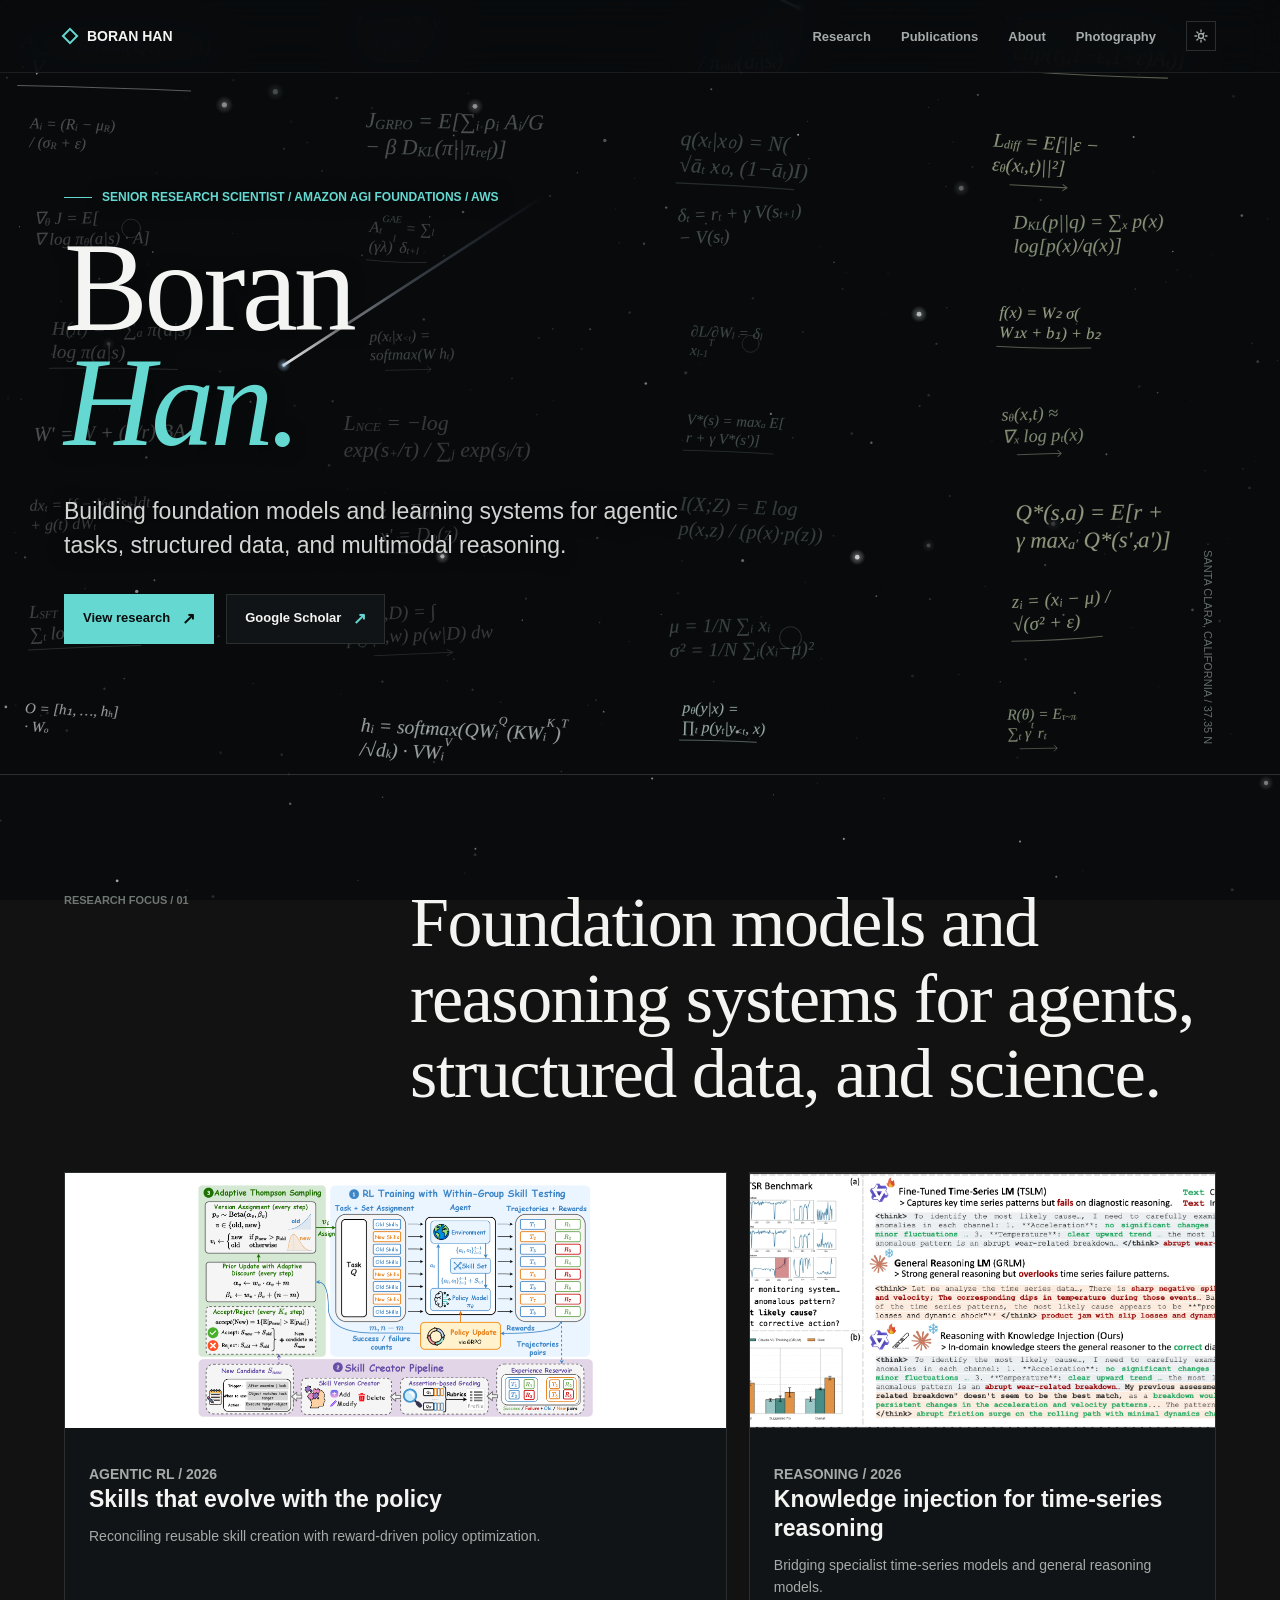
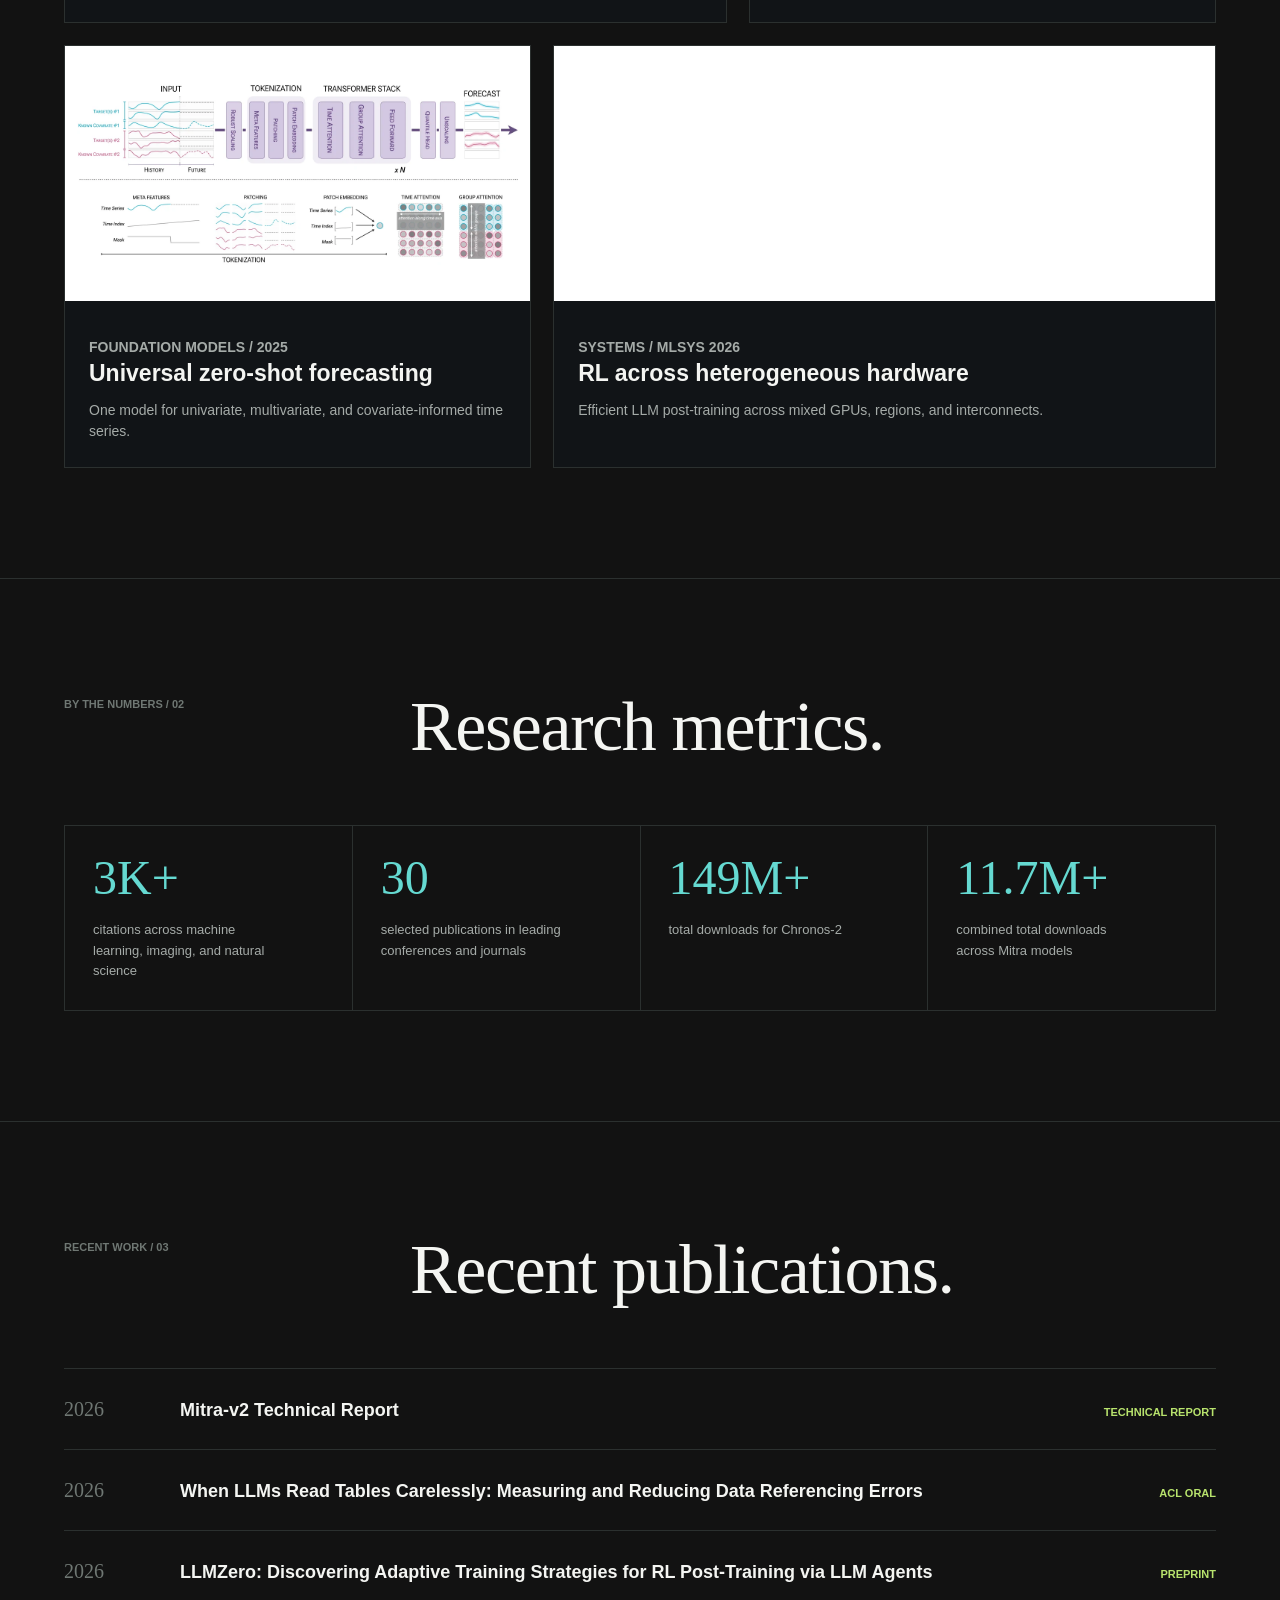
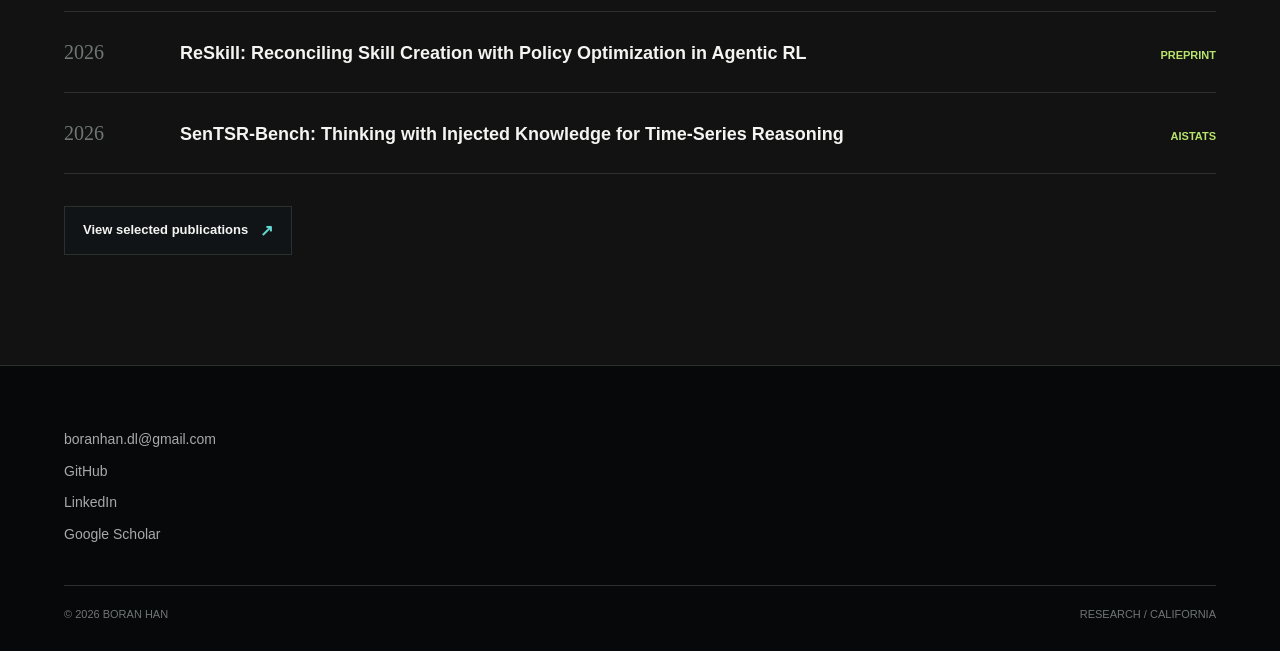
<file: index.html>
<!doctype html>
<html lang="en">
  <head>
    <meta charset="utf-8">
    <meta name="viewport" content="width=device-width, initial-scale=1">
    <meta name="description" content="Boran Han is a senior research scientist working on foundation models, agentic learning, multimodal reasoning, and AI for science.">
    <meta name="theme-color" content="#090b0d">
    <meta property="og:type" content="website">
    <meta property="og:site_name" content="Boran Han">
    <meta property="og:title" content="Boran Han | AI Research Scientist">
    <meta property="og:description" content="Senior research scientist working on foundation models, agentic learning, multimodal reasoning, and AI for science.">
    <meta property="og:url" content="https://boranhan.github.io/">
    <meta property="og:image" content="https://boranhan.github.io/assets/images/boran-han-social-july-2026.png">
    <meta property="og:image:type" content="image/png">
    <meta property="og:image:width" content="1200">
    <meta property="og:image:height" content="630">
    <meta property="og:image:alt" content="Boran Han, AI Research Scientist">
    <meta name="twitter:card" content="summary_large_image">
    <meta name="twitter:title" content="Boran Han | AI Research Scientist">
    <meta name="twitter:description" content="Foundation models, agentic learning, multimodal reasoning, and AI for science.">
    <meta name="twitter:image" content="https://boranhan.github.io/assets/images/boran-han-social-july-2026.png">
    <meta name="twitter:image:alt" content="Boran Han, AI Research Scientist">
    <link rel="canonical" href="https://boranhan.github.io/">
    <link rel="icon" href="/favicon.ico?v=2">
    <script>(function(){var t=localStorage.getItem('theme');if(t==='light')document.documentElement.setAttribute('data-theme','light');})()</script>
    <link rel="stylesheet" href="/assets/styles.css?v=33">
    <title>Boran Han | AI Research Scientist</title>
  </head>
  <body>
    <a class="skip-link" href="#main">Skip to content</a>
    <header class="site-header">
      <div class="nav-shell">
        <a class="wordmark" href="/" aria-label="Boran Han, home">
          <span class="wordmark-mark" aria-hidden="true"></span>
          <span>Boran Han</span>
        </a>
        <button class="menu-toggle" type="button" aria-expanded="false" aria-controls="site-navigation" aria-label="Open navigation">
          <span></span>
          <span></span>
        </button>
        <nav class="site-nav" id="site-navigation" aria-label="Primary navigation">
          <a href="/research/">Research</a>
          <a href="/publications/">Publications</a>
          <a href="/about/">About</a>
          <a href="/photography/">Photography</a>
          <button class="theme-toggle" type="button" aria-label="Switch to light theme">
            <svg class="icon-sun" aria-hidden="true" width="14" height="14" viewBox="0 0 14 14" fill="none"><circle cx="7" cy="7" r="2.5" stroke="currentColor" stroke-width="1.4"/><path d="M7 1v1.5M7 11.5V13M1 7h1.5M11.5 7H13M2.93 2.93l1.06 1.06M10.01 10.01l1.06 1.06M10.01 3.99l-1.06 1.06M3.99 10.01l-1.06 1.06" stroke="currentColor" stroke-width="1.4" stroke-linecap="round"/></svg>
            <svg class="icon-moon" aria-hidden="true" width="14" height="14" viewBox="0 0 14 14" fill="none"><path d="M12 9.4A5.4 5.4 0 0 1 4.6 2a6 6 0 1 0 7.4 7.4Z" stroke="currentColor" stroke-width="1.4" stroke-linejoin="round"/></svg>
          </button>
        </nav>
      </div>
    </header>

    <main id="main">
      <section class="hero">
        <canvas class="field-canvas" aria-hidden="true"></canvas>
        <div class="hero-inner">
          <p class="eyebrow">Senior Research Scientist / Amazon AGI Foundations / AWS</p>
          <h1>Boran <span>Han.</span></h1>
          <p class="hero-summary">
            Building foundation models and learning systems for agentic tasks,
            structured data, and multimodal reasoning.
          </p>
          <div class="hero-actions">
            <a class="button primary" href="/research/">View research</a>
            <a class="button" href="https://scholar.google.com/citations?user=Prwxh24AAAAJ" target="_blank" rel="noreferrer">Google Scholar</a>
          </div>
        </div>
        <span class="hero-index">Santa Clara, California / 37.35 N</span>
      </section>

      <section class="section">
        <div class="section-shell">
          <div class="section-intro reveal">
            <p class="section-label">Research focus / 01</p>
            <h2>Foundation models and reasoning systems for agents, structured data, and science.</h2>
          </div>
          <div class="research-grid">
            <article class="research-card reveal">
              <img class="research-card-diagram" src="/assets/images/reskill.webp" alt="ReSkill framework for creating and testing reusable skills during agentic reinforcement learning" loading="lazy" decoding="async">
              <div class="card-body">
                <p class="card-kicker">Agentic RL / 2026</p>
                <h3>Skills that evolve with the policy</h3>
                <p>Reconciling reusable skill creation with reward-driven policy optimization.</p>
                <a class="card-link" href="https://arxiv.org/abs/2606.01619" target="_blank" rel="noreferrer" aria-label="Read the ReSkill paper"></a>
              </div>
            </article>
            <article class="research-card reveal">
              <img src="/assets/images/sentsr.webp" alt="SenTSR-Bench knowledge injection framework for time-series reasoning" loading="lazy" decoding="async">
              <div class="card-body">
                <p class="card-kicker">Reasoning / 2026</p>
                <h3>Knowledge injection for time-series reasoning</h3>
                <p>Bridging specialist time-series models and general reasoning models.</p>
                <a class="card-link" href="https://arxiv.org/abs/2602.19455" target="_blank" rel="noreferrer" aria-label="Read SenTSR-Bench"></a>
              </div>
            </article>
            <article class="research-card reveal">
              <img class="research-card-diagram" src="/assets/images/chronos-2.webp" alt="Chronos-2 architecture for universal time-series forecasting" loading="lazy" decoding="async">
              <div class="card-body">
                <p class="card-kicker">Foundation models / 2025</p>
                <h3>Universal zero-shot forecasting</h3>
                <p>One model for univariate, multivariate, and covariate-informed time series.</p>
                <a class="card-link" href="https://huggingface.co/amazon/chronos-2" target="_blank" rel="noreferrer" aria-label="Explore Chronos-2"></a>
              </div>
            </article>
            <article class="research-card reveal">
              <img class="research-card-diagram" src="/assets/images/hetrl.webp" alt="HetRL scheduling and execution framework for reinforcement learning across heterogeneous GPU environments" loading="lazy" decoding="async">
              <div class="card-body">
                <p class="card-kicker">Systems / MLSys 2026</p>
                <h3>RL across heterogeneous hardware</h3>
                <p>Efficient LLM post-training across mixed GPUs, regions, and interconnects.</p>
                <a class="card-link" href="https://arxiv.org/abs/2512.12476" target="_blank" rel="noreferrer" aria-label="Read the HetRL paper"></a>
              </div>
            </article>
          </div>
        </div>
      </section>

      <section class="section">
        <div class="section-shell">
          <div class="section-intro reveal">
            <p class="section-label">By the numbers / 02</p>
            <h2>Research metrics.</h2>
          </div>
          <div class="stats reveal">
            <div class="stat">
              <strong>3K+</strong>
              <span>citations across machine learning, imaging, and natural science</span>
            </div>
            <div class="stat">
              <strong>30</strong>
              <span>selected publications in leading conferences and journals</span>
            </div>
            <div class="stat">
              <strong>149M+</strong>
              <span>total downloads for Chronos-2</span>
            </div>
            <div class="stat">
              <strong>11.7M+</strong>
              <span>combined total downloads across Mitra models</span>
            </div>
          </div>
        </div>
      </section>

      <section class="section">
        <div class="section-shell">
          <div class="section-intro reveal">
            <p class="section-label">Recent work / 03</p>
            <h2>Recent publications.</h2>
          </div>
          <div class="latest-list reveal">
            <a class="latest-item" href="https://arxiv.org/abs/2609.04540" target="_blank" rel="noreferrer">
              <time datetime="2026">2026</time>
              <h3>Mitra-v2 Technical Report</h3>
              <span>Technical report</span>
            </a>
            <a class="latest-item" href="https://arxiv.org/abs/2606.32029" target="_blank" rel="noreferrer">
              <time datetime="2026">2026</time>
              <h3>When LLMs Read Tables Carelessly: Measuring and Reducing Data Referencing Errors</h3>
              <span>ACL Oral</span>
            </a>
            <a class="latest-item" href="https://arxiv.org/abs/2606.18388" target="_blank" rel="noreferrer">
              <time datetime="2026">2026</time>
              <h3>LLMZero: Discovering Adaptive Training Strategies for RL Post-Training via LLM Agents</h3>
              <span>Preprint</span>
            </a>
            <a class="latest-item" href="https://arxiv.org/abs/2606.01619" target="_blank" rel="noreferrer">
              <time datetime="2026">2026</time>
              <h3>ReSkill: Reconciling Skill Creation with Policy Optimization in Agentic RL</h3>
              <span>Preprint</span>
            </a>
            <a class="latest-item" href="https://arxiv.org/abs/2602.19455" target="_blank" rel="noreferrer">
              <time datetime="2026">2026</time>
              <h3>SenTSR-Bench: Thinking with Injected Knowledge for Time-Series Reasoning</h3>
              <span>AISTATS</span>
            </a>
          </div>
          <div class="page-actions">
            <a class="button" href="/publications/">View selected publications</a>
          </div>
        </div>
      </section>
    </main>

    <footer class="site-footer">
      <div class="footer-shell">
        <div class="footer-top">
          <div class="footer-links">
            <a href="mailto:boranhan.dl@gmail.com">boranhan.dl@gmail.com</a>
            <a href="https://github.com/boranhan" target="_blank" rel="noreferrer">GitHub</a>
            <a href="https://www.linkedin.com/in/boran-han-ba753966/" target="_blank" rel="noreferrer">LinkedIn</a>
            <a href="https://scholar.google.com/citations?user=Prwxh24AAAAJ" target="_blank" rel="noreferrer">Google Scholar</a>
          </div>
        </div>
        <div class="footer-bottom">
          <span>&copy; <span data-year></span> Boran Han</span>
          <span>Research / California</span>
        </div>
      </div>
    </footer>
    <script src="/assets/site.js?v=18" defer></script>
  </body>
</html>
</file>
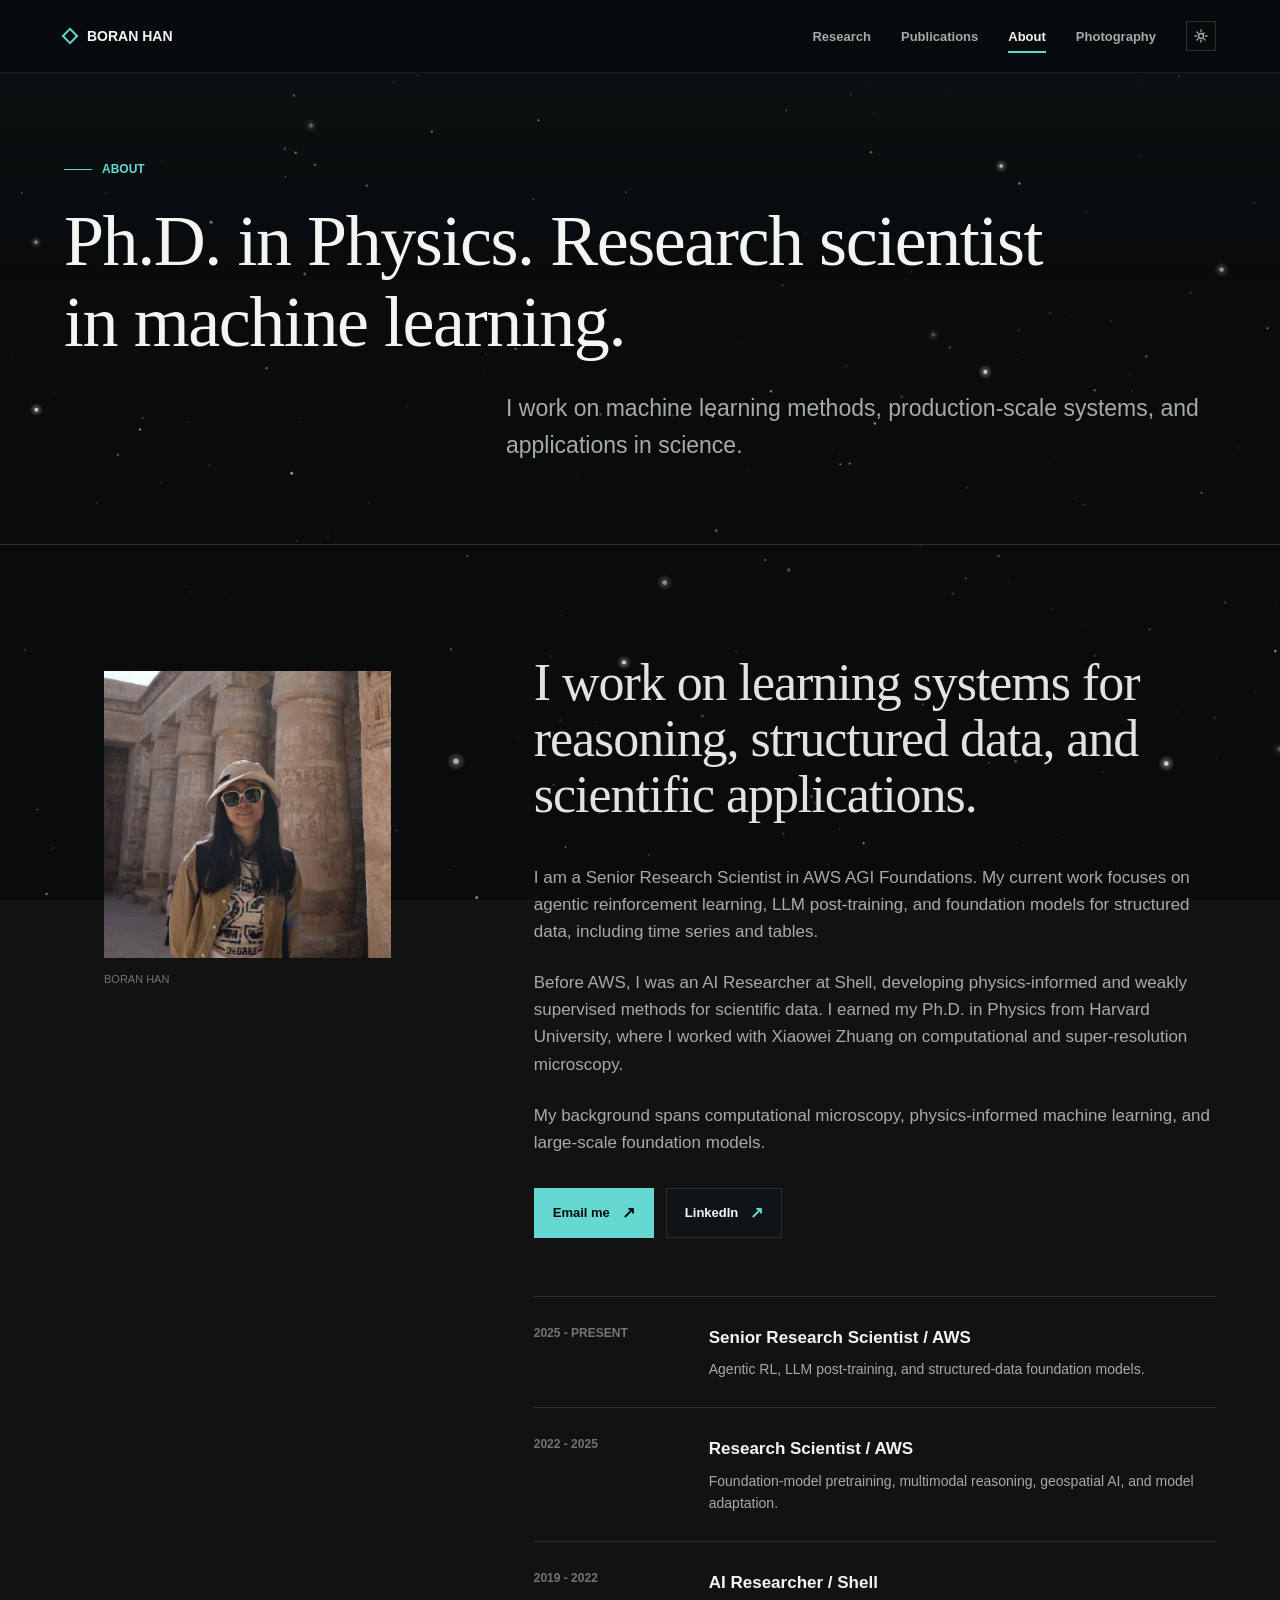
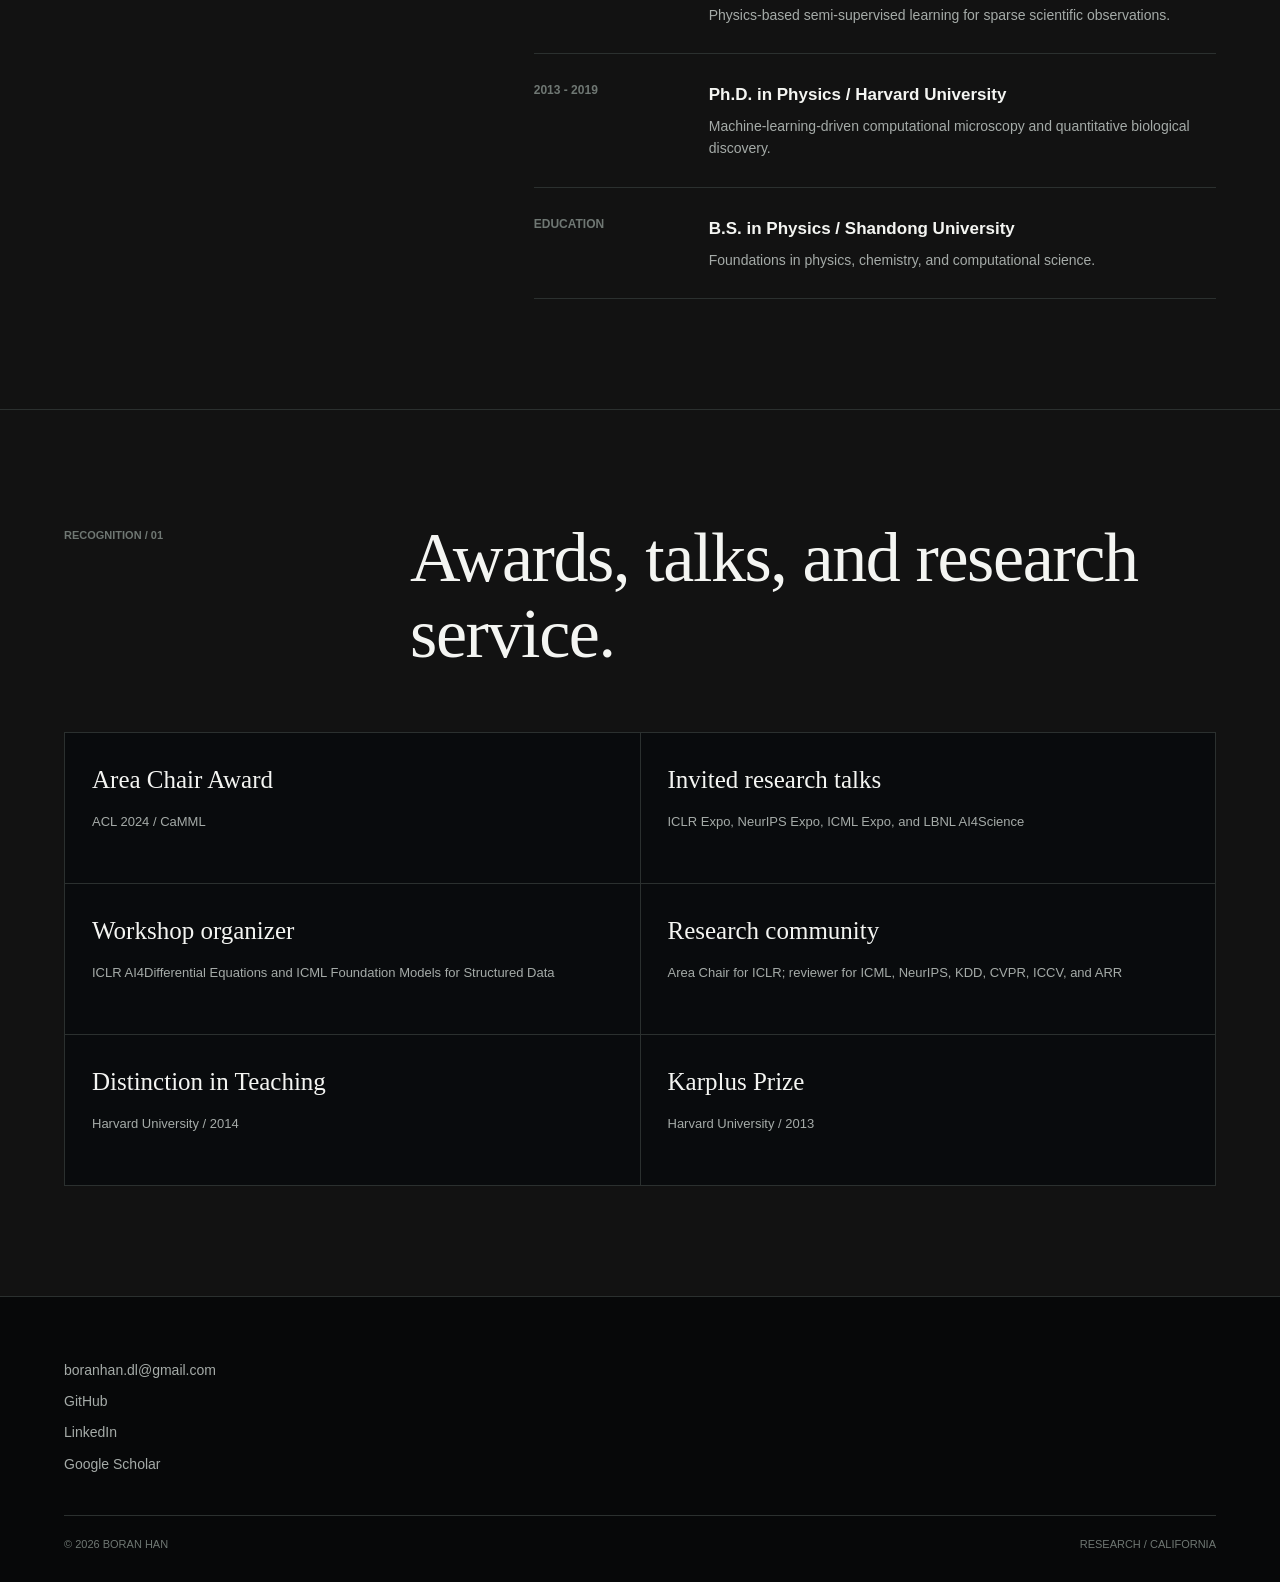
<file: about/index.html>
<!doctype html>
<html lang="en">
  <head>
    <meta charset="utf-8">
    <meta name="viewport" content="width=device-width, initial-scale=1">
    <meta name="description" content="About Boran Han, Senior Research Scientist at AWS and Harvard-trained physicist working across machine learning and science.">
    <meta name="theme-color" content="#090b0d">
    <meta property="og:type" content="website">
    <meta property="og:site_name" content="Boran Han">
    <meta property="og:title" content="About | Boran Han">
    <meta property="og:description" content="Senior Research Scientist at Amazon AGI Foundations and AWS, and Harvard-trained physicist working across machine learning and science.">
    <meta property="og:url" content="https://boranhan.github.io/about/">
    <meta property="og:image" content="https://boranhan.github.io/assets/images/boran-han-social-july-2026.png">
    <meta property="og:image:type" content="image/png">
    <meta property="og:image:width" content="1200">
    <meta property="og:image:height" content="630">
    <meta property="og:image:alt" content="Boran Han, AI Research Scientist">
    <meta name="twitter:card" content="summary_large_image">
    <meta name="twitter:title" content="About | Boran Han">
    <meta name="twitter:description" content="Senior Research Scientist at Amazon AGI Foundations and AWS, and Harvard-trained physicist.">
    <meta name="twitter:image" content="https://boranhan.github.io/assets/images/boran-han-social-july-2026.png">
    <meta name="twitter:image:alt" content="Boran Han, AI Research Scientist">
    <link rel="canonical" href="https://boranhan.github.io/about/">
    <link rel="icon" href="/favicon.ico?v=2">
    <script>(function(){var t=localStorage.getItem('theme');if(t==='light')document.documentElement.setAttribute('data-theme','light');})()</script>
    <link rel="stylesheet" href="/assets/styles.css?v=33">
    <title>About | Boran Han</title>
  </head>
  <body>
    <a class="skip-link" href="#main">Skip to content</a>
    <header class="site-header">
      <div class="nav-shell">
        <a class="wordmark" href="/" aria-label="Boran Han, home">
          <span class="wordmark-mark" aria-hidden="true"></span>
          <span>Boran Han</span>
        </a>
        <button class="menu-toggle" type="button" aria-expanded="false" aria-controls="site-navigation" aria-label="Open navigation">
          <span></span><span></span>
        </button>
        <nav class="site-nav" id="site-navigation" aria-label="Primary navigation">
          <a href="/research/">Research</a>
          <a href="/publications/">Publications</a>
          <a href="/about/" aria-current="page">About</a>
          <a href="/photography/">Photography</a>
          <button class="theme-toggle" type="button" aria-label="Switch to light theme">
            <svg class="icon-sun" aria-hidden="true" width="14" height="14" viewBox="0 0 14 14" fill="none"><circle cx="7" cy="7" r="2.5" stroke="currentColor" stroke-width="1.4"/><path d="M7 1v1.5M7 11.5V13M1 7h1.5M11.5 7H13M2.93 2.93l1.06 1.06M10.01 10.01l1.06 1.06M10.01 3.99l-1.06 1.06M3.99 10.01l-1.06 1.06" stroke="currentColor" stroke-width="1.4" stroke-linecap="round"/></svg>
            <svg class="icon-moon" aria-hidden="true" width="14" height="14" viewBox="0 0 14 14" fill="none"><path d="M12 9.4A5.4 5.4 0 0 1 4.6 2a6 6 0 1 0 7.4 7.4Z" stroke="currentColor" stroke-width="1.4" stroke-linejoin="round"/></svg>
          </button>
        </nav>
      </div>
    </header>

    <main id="main">
      <header class="page-hero">
        <div class="page-hero-inner">
          <p class="eyebrow">About</p>
          <h1 class="page-title">Ph.D. in Physics. Research scientist in machine learning.</h1>
          <p class="page-lede">
            I work on machine learning methods, production-scale systems,
            and applications in science.
          </p>
        </div>
      </header>

      <section class="section">
        <div class="section-shell">
          <div class="about-grid">
            <figure class="portrait-frame reveal">
              <img src="/assets/images/boran-han-profile.webp" alt="Portrait of Boran Han" decoding="async">
              <figcaption class="portrait-caption">Boran Han</figcaption>
            </figure>
            <div>
              <p class="manifesto reveal">
                I work on learning systems for reasoning, structured data,
                and scientific applications.
              </p>
              <div class="prose reveal">
                <p>
                  I am a Senior Research Scientist in AWS AGI Foundations. My current work
                  focuses on agentic reinforcement learning, LLM post-training, and
                  foundation models for structured data, including time series and tables.
                </p>
                <p>
                  Before AWS, I was an AI Researcher at Shell, developing physics-informed
                  and weakly supervised methods for scientific data. I earned my Ph.D. in
                  Physics from Harvard University, where I worked with Xiaowei Zhuang on
                  computational and super-resolution microscopy.
                </p>
                <p>
                  My background spans computational microscopy, physics-informed machine
                  learning, and large-scale foundation models.
                </p>
              </div>
              <div class="page-actions reveal">
                <a class="button primary" href="mailto:boranhan.dl@gmail.com">Email me</a>
                <a class="button" href="https://www.linkedin.com/in/boran-han-ba753966/" target="_blank" rel="noreferrer">LinkedIn</a>
              </div>

              <div class="timeline reveal">
                <article class="timeline-item">
                  <time datetime="2025-02">2025 - present</time>
                  <div>
                    <h3>Senior Research Scientist / AWS</h3>
                    <p>Agentic RL, LLM post-training, and structured-data foundation models.</p>
                  </div>
                </article>
                <article class="timeline-item">
                  <time datetime="2022-07">2022 - 2025</time>
                  <div>
                    <h3>Research Scientist / AWS</h3>
                    <p>Foundation-model pretraining, multimodal reasoning, geospatial AI, and model adaptation.</p>
                  </div>
                </article>
                <article class="timeline-item">
                  <time datetime="2019-09">2019 - 2022</time>
                  <div>
                    <h3>AI Researcher / Shell</h3>
                    <p>Physics-based semi-supervised learning for sparse scientific observations.</p>
                  </div>
                </article>
                <article class="timeline-item">
                  <time datetime="2013-09">2013 - 2019</time>
                  <div>
                    <h3>Ph.D. in Physics / Harvard University</h3>
                    <p>Machine-learning-driven computational microscopy and quantitative biological discovery.</p>
                  </div>
                </article>
                <article class="timeline-item">
                  <time>Education</time>
                  <div>
                    <h3>B.S. in Physics / Shandong University</h3>
                    <p>Foundations in physics, chemistry, and computational science.</p>
                  </div>
                </article>
              </div>
            </div>
          </div>
        </div>
      </section>

      <section class="section">
        <div class="section-shell">
          <div class="section-intro reveal">
            <p class="section-label">Recognition / 01</p>
            <h2>Awards, talks, and research service.</h2>
          </div>
          <div class="recognition-grid reveal">
            <div class="recognition-item">
              <strong>Area Chair Award</strong>
              <span>ACL 2024 / CaMML</span>
            </div>
            <div class="recognition-item">
              <strong>Invited research talks</strong>
              <span>ICLR Expo, NeurIPS Expo, ICML Expo, and LBNL AI4Science</span>
            </div>
            <div class="recognition-item">
              <strong>Workshop organizer</strong>
              <span>ICLR AI4Differential Equations and ICML Foundation Models for Structured Data</span>
            </div>
            <div class="recognition-item">
              <strong>Research community</strong>
              <span>Area Chair for ICLR; reviewer for ICML, NeurIPS, KDD, CVPR, ICCV, and ARR</span>
            </div>
            <div class="recognition-item">
              <strong>Distinction in Teaching</strong>
              <span>Harvard University / 2014</span>
            </div>
            <div class="recognition-item">
              <strong>Karplus Prize</strong>
              <span>Harvard University / 2013</span>
            </div>
          </div>
        </div>
      </section>
    </main>

    <footer class="site-footer">
      <div class="footer-shell">
        <div class="footer-top">
          <div class="footer-links">
            <a href="mailto:boranhan.dl@gmail.com">boranhan.dl@gmail.com</a>
            <a href="https://github.com/boranhan" target="_blank" rel="noreferrer">GitHub</a>
            <a href="https://www.linkedin.com/in/boran-han-ba753966/" target="_blank" rel="noreferrer">LinkedIn</a>
            <a href="https://scholar.google.com/citations?user=Prwxh24AAAAJ" target="_blank" rel="noreferrer">Google Scholar</a>
          </div>
        </div>
        <div class="footer-bottom">
          <span>&copy; <span data-year></span> Boran Han</span>
          <span>Research / California</span>
        </div>
      </div>
    </footer>
    <script src="/assets/site.js?v=18" defer></script>
  </body>
</html>
</file>
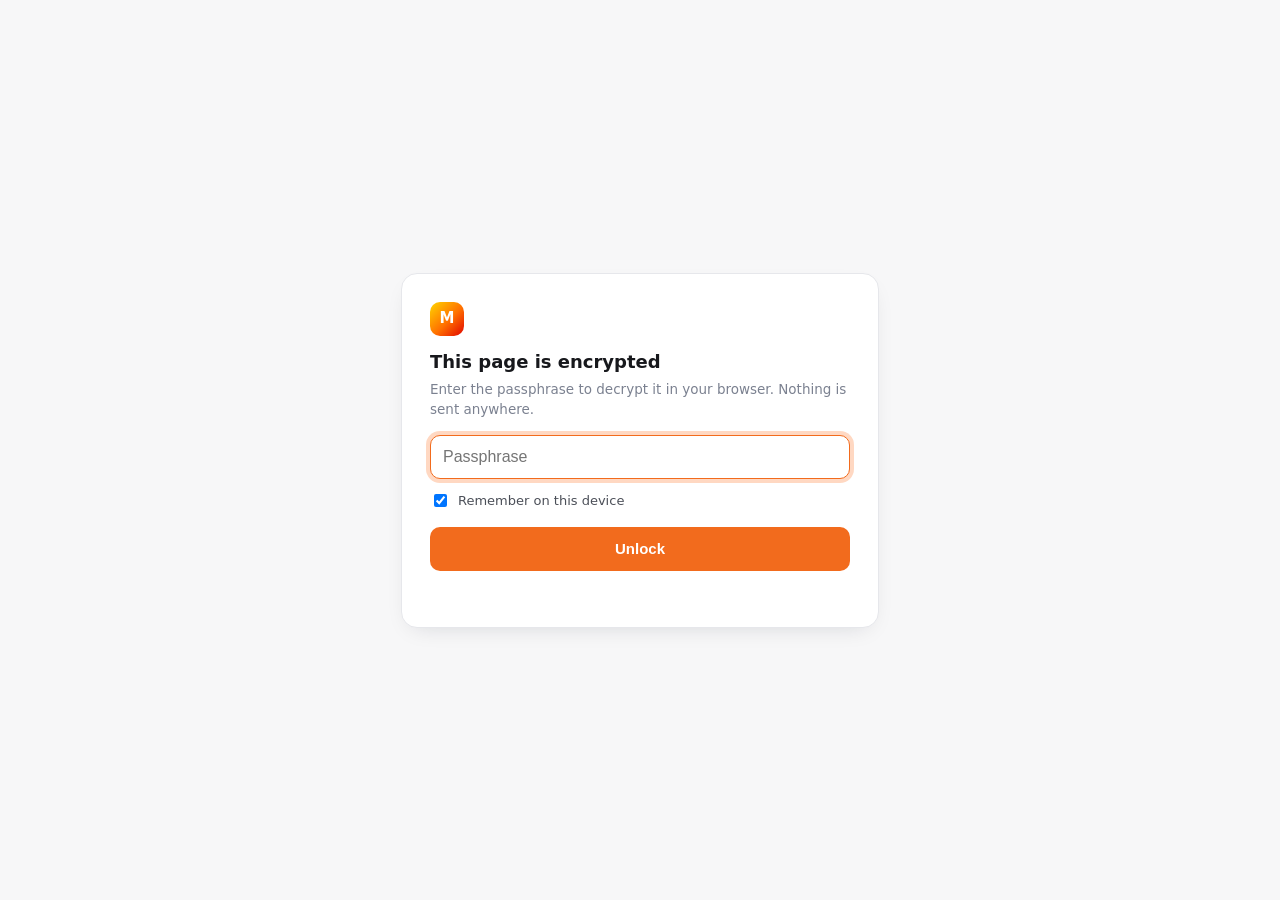
<file: notes/index.html>
<!doctype html><html lang="en"><head><meta charset="utf-8"><title>Locked</title>
<meta name="viewport" content="width=device-width,initial-scale=1"><meta name="robots" content="noindex,nofollow">
<style>
:root{color-scheme:light dark}body{margin:0;min-height:100vh;display:grid;place-items:center;font:15px/1.5 Inter,ui-sans-serif,system-ui,-apple-system,"Segoe UI",Roboto,sans-serif;background:#f7f7f8;color:#17181c}
@media(prefers-color-scheme:dark){body{background:#0e1013;color:#e8eaee}.card{background:#161a20 !important;border-color:#262b33 !important}input{background:#0e1013 !important;color:#e8eaee !important;border-color:#262b33 !important}}
.card{width:min(420px,92vw);background:#fff;border:1px solid #e6e7eb;border-radius:16px;padding:28px;box-shadow:0 8px 24px -12px rgba(16,24,40,.18)}
.logo{width:34px;height:34px;border-radius:10px;background:linear-gradient(135deg,#ffd500,#ff7000 55%,#e10500);display:grid;place-items:center;color:#fff;font-weight:900;margin-bottom:12px}
h1{font-size:18px;margin:0 0 4px}p{margin:0 0 16px;color:#7b8190;font-size:13.5px}
input[type=password]{width:100%;box-sizing:border-box;height:44px;padding:0 12px;border-radius:10px;border:1px solid #e6e7eb;font-size:16px;outline:none}
input:focus{border-color:#f26b1d;box-shadow:0 0 0 4px #ffd8c2}
label.rem{display:flex;gap:8px;align-items:center;margin:12px 0 16px;font-size:13px;color:#4b4f58}
button{width:100%;height:44px;border:0;border-radius:10px;background:#f26b1d;color:#fff;font-weight:700;font-size:15px;cursor:pointer}button:disabled{opacity:.6}
.err{color:#dc2626;font-size:13px;min-height:18px;margin-top:10px}
</style></head><body>
<form class="card" id="f"><div class="logo">M</div><h1>This page is encrypted</h1><p>Enter the passphrase to decrypt it in your browser. Nothing is sent anywhere.</p>
<input id="pw" type="password" autocomplete="current-password" placeholder="Passphrase" autofocus>
<label class="rem"><input type="checkbox" id="rem" checked> Remember on this device</label>
<button id="go">Unlock</button><div class="err" id="err"></div></form>
<script id="payload" type="application/json">{"v": 1, "kdf": "PBKDF2-SHA256", "iter": 600000, "salt": "9WwtpKTJfSwdJzZLZaKDgA==", "nonce": "NbxVj7xl46aQaYMb", "ct": "[base64]/CkVO3dfIFIHOSevJu2YbeYVsDnhThOpncbFznNwy8cdcslLmgmF1w7UlD92npNZ8cTNErkvKjFu1A2/zoSC98daM07DFkIMUeOR3EjN5L/PlXryyMJ/NGoZYQLmIA4TWmgy4qrc53ro1hlCnZbOLUO70nssZHaZfTUzqprVzG5JVZF9KTRKdmDSkaigEFFnPU8G3vjGodp0g+6Tx/QM2H91klmSOJ9ox6Lu/+FtjPP1oXQRdBLWhPreP/dPbdf52L0yyo4pda7+GkPQX6sbx9ucoTi+PlqHTMtVjGZcfUKmIGKKXdLUH2HlXtEgrvzm1MyB4G0YqHjomohOX2i+xqxxYutsP///5YXBg59UfzACn8QUYPWMCi9yLxEMo4n7cFEAQU9WaDR0uvqWM1MQGML577O9JfdDPO3ITF5i0b3tn2Hf8xX4PN1dpn8nYgQ9QwIosO41Mu7bUhyabViRpORw/1k2M2RbzDHd5IDFrsiCTxWitvNdM2FMY06TaSYaOeEdeM0gsI+jNuakh7+jYF6PVU+v2r3ryOSsgp9D5HRLR2SMS0/3cOUy7G+8PtrToWDfvsLIZIGm2CxWenNA/t4Wifp45K8skFIMgvKQ0yXZ6Jf7m8/uw7Nxgp5ioDv+NgCsQC82J1SPjwg0yN4W1MH6WhD6mjk+D/ILiVaLVOmjP+LvUCxusMpvw4TmuQVbMTYsJFxfZvtN5wCcSsRybk0xnEVUyPNCw1UWGeKdYpLfmcZS1PS738fP1Uf/bDcFnW1QtArabwGG+57Y6QUeLmMOCY96X83DNcB8v9RCDq/iy8xVOWey3lGgj0PM0cWtv2ze0p3L/Yr+Bu2ayIN87tWhdzsRB+7QNeDyJXZ85ShBTWk5ztIXbzDKHMcvPP79ZQhlEekdZxPZgQcQRme4KgfX6Cr5hyl3AeBc3nVosqC90jUygXBiDlH9gy4aqqG5oeknyHGJhmsJQxkhYSmFT2nVxu7p7m/g/7RJD8TXOQa5FaPYfFdgzueaHXuKXki/+hOC5AqOKIaKLOdN8HHcy5WpwaNGUiYpVd8fbxl7+S/CaBzVliWrxZpZ4FM5BivpxMf4NAknCok1LbNGrCR6g70SppnMQO9BXlPC2UOHocLp3s/57UNKKmwarRQwww0+y5UMofDkpVnP/BLyxXrGF6v/RmZcU2txP89oTlm9RXE3kKbitgoI9FKO4cKDn1ocC3dwHxjOfrQa+tLKCvxhEjKdCNzfE09TDKTP5rova1j73zh4f/QvTOEHcu8Th5AZ5pr1IDm9G4pT0dklxk1/w2ioZfL5XmPpUSEysBdf2gKPk9pq7KNBoklE4hgzVWsZMpzOpNQq01oS/ZBe//v+8aBf5rswswZ9bwnXJwtCF6tQ2cWMxwasc1zcyE9TF5eRCbZ/wtINY2v3sELcW+wbo9JhDLx06dHpa4wHmJ7jOVO0ZoN63bRkfifwE6+gRU1iIuNDTHykmEMNdM8P6IwM1Sw8GAMuyS0I7d67q4Mg7U5Q/YWSdMbiaWvxhN2gOcti08+NhHzhfAEEXtXI5gnTVAxiCbjpwgS+jlXsxW/juEWgE/sgOLVWzJxOBWn3eo1NA6/zLrSsJxHPkxgpob+zUaseJQCeY3wtCSOTdsWsDLwn+ImykJePlzZE3p2hA9D5sAf0xQaGGTCCVJALrgshYb3lINNdmcf+9FtLzwMevpZtd+NFU0="}</script>
<script>
(async()=>{
const err=document.getElementById('err'),go=document.getElementById('go'),f=document.getElementById('f');
const P=JSON.parse(document.getElementById('payload').textContent);
const b=s=>Uint8Array.from(atob(s),c=>c.charCodeAt(0));
const KEY='notes-key';
// storage may be unavailable (private tabs, in-app browsers, blocked cookies): never let that break unlocking
const store={get(){try{return localStorage.getItem(KEY);}catch(e){return null;}},set(v){try{localStorage.setItem(KEY,v);}catch(e){}},del(){try{localStorage.removeItem(KEY);}catch(e){}}};
if(!(window.crypto&&crypto.subtle)){err.textContent='This browser cannot decrypt (no WebCrypto). Open the link in Safari/Chrome directly, not inside another app.';go.disabled=true;return;}
async function decryptWith(rawKey){const k=await crypto.subtle.importKey('raw',rawKey,'AES-GCM',false,['decrypt']);
 const pt=await crypto.subtle.decrypt({name:'AES-GCM',iv:b(P.nonce)},k,b(P.ct));return new TextDecoder().decode(pt);}
function show(html){document.open();document.write(html);document.close();}
async function derive(pw){const base=await crypto.subtle.importKey('raw',new TextEncoder().encode(pw),'PBKDF2',false,['deriveBits']);
 return new Uint8Array(await crypto.subtle.deriveBits({name:'PBKDF2',hash:'SHA-256',salt:b(P.salt),iterations:P.iter},base,256));}
const saved=store.get();
if(saved){try{const html=await decryptWith(b(saved));show(html);return;}catch(e){store.del();}}
f.onsubmit=async e=>{e.preventDefault();err.textContent='';go.disabled=true;go.textContent='Deriving key… (a few seconds on phones)';
 let raw;try{raw=await derive(document.getElementById('pw').value);}catch(e){err.textContent='Key derivation failed: '+e;go.disabled=false;go.textContent='Unlock';return;}
 let html;try{html=await decryptWith(raw);}catch(e){err.textContent='Wrong passphrase.';go.disabled=false;go.textContent='Unlock';return;}
 if(document.getElementById('rem').checked)store.set(btoa(String.fromCharCode(...raw)));
 show(html);};
})().catch(e=>{const el=document.getElementById('err');if(el)el.textContent='Unlock script error: '+e;});
</script></body></html>
</file>
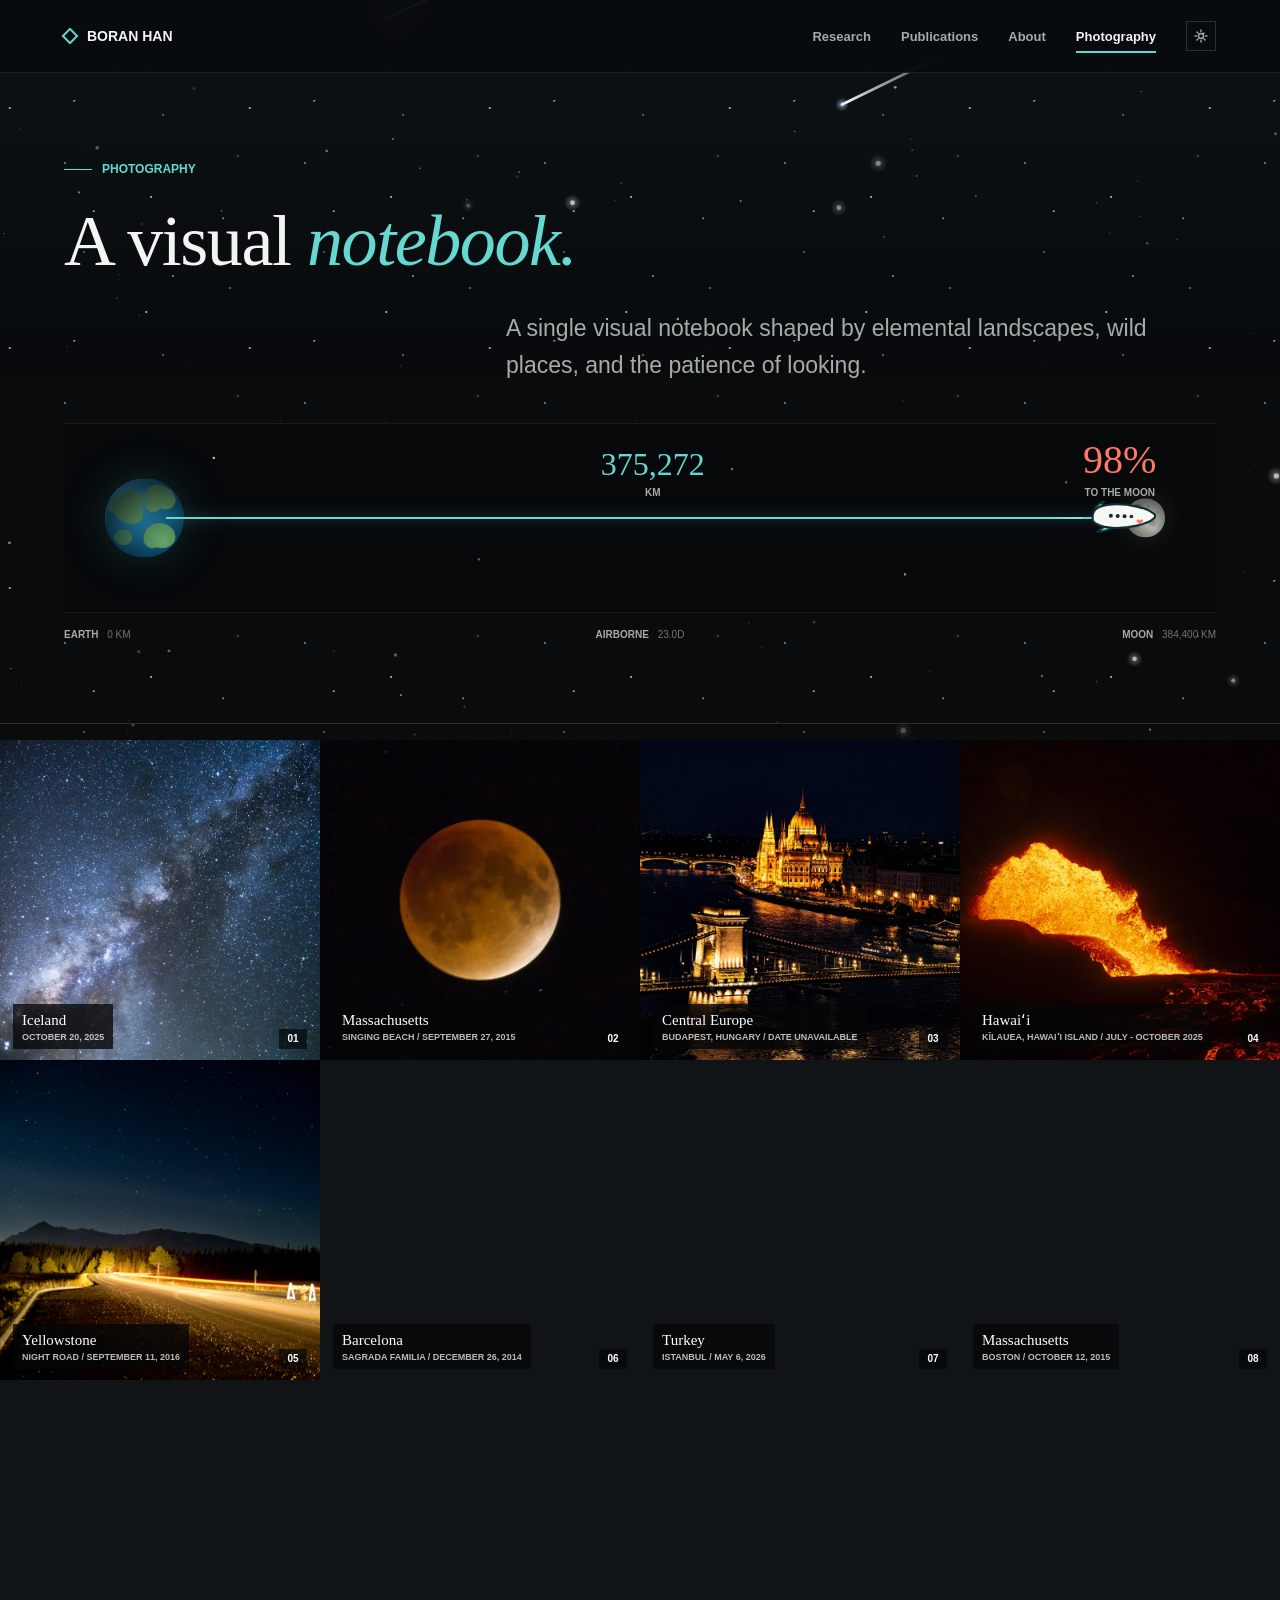
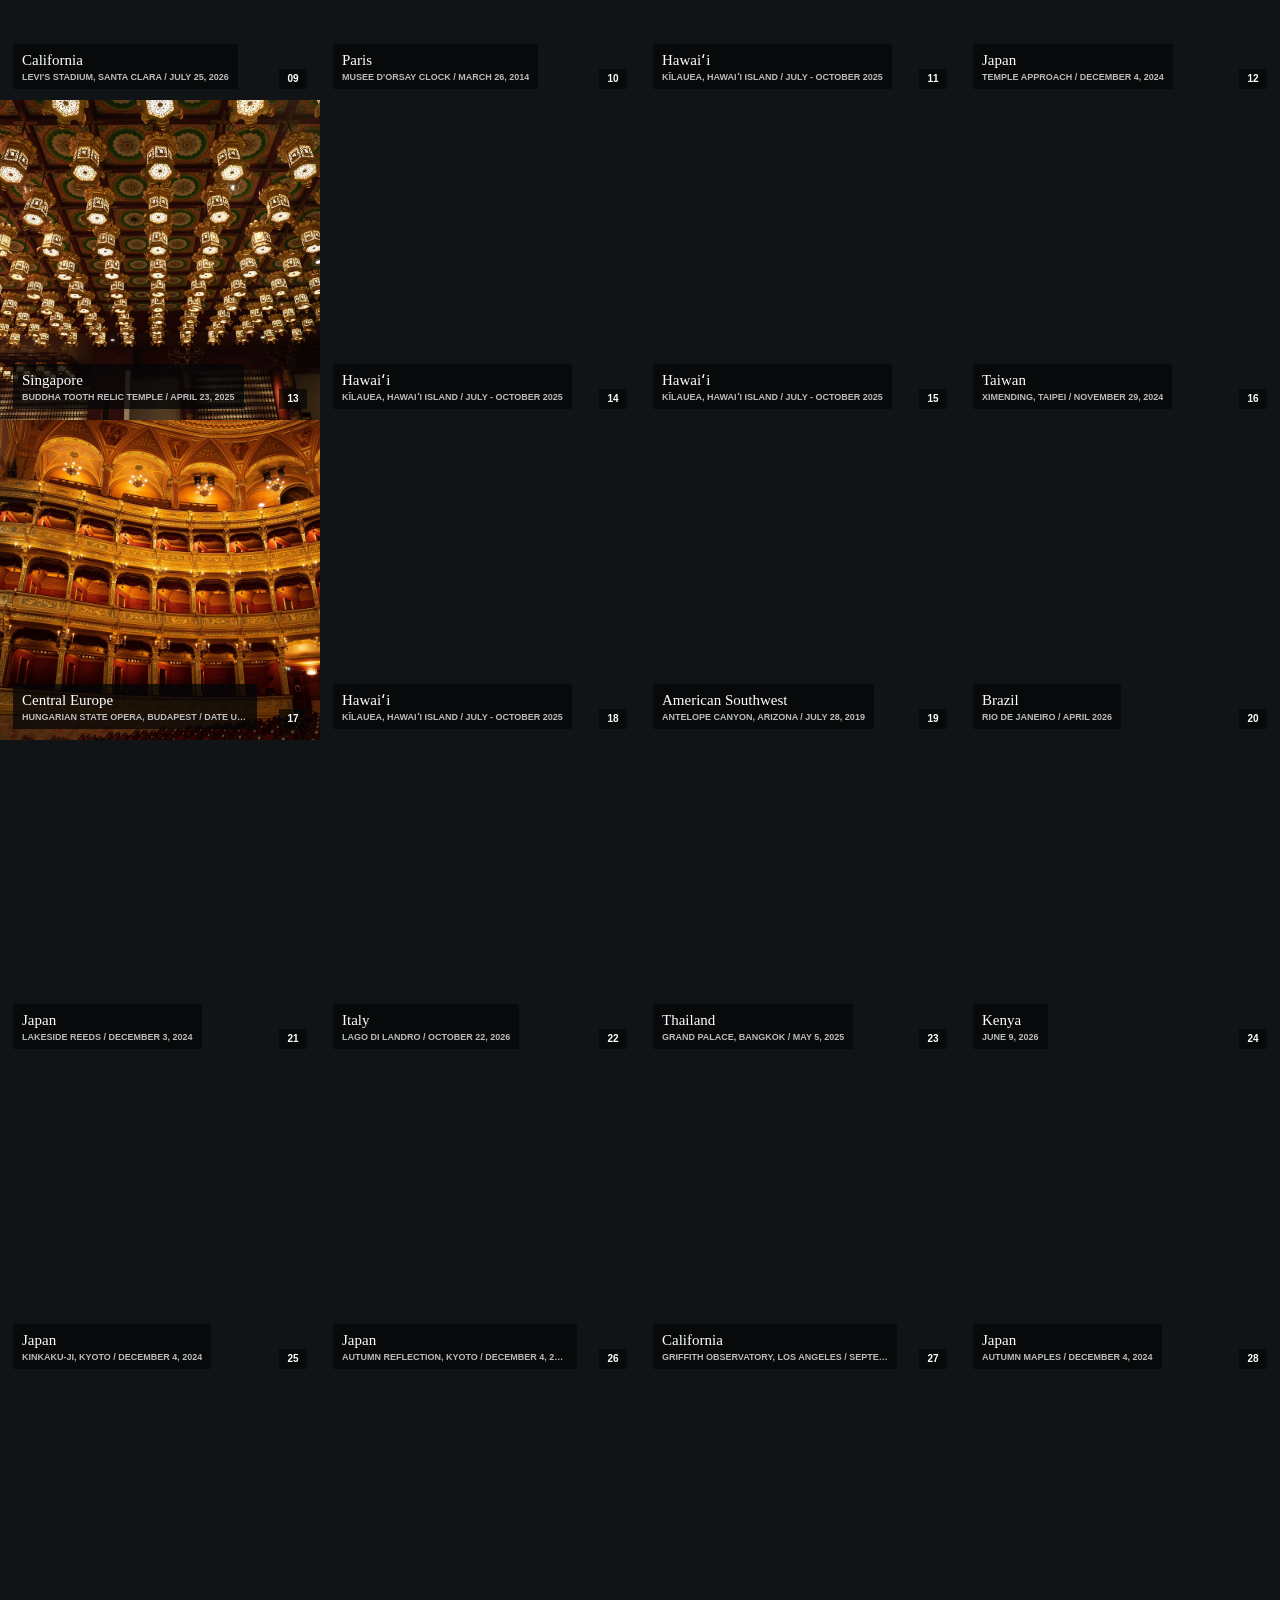
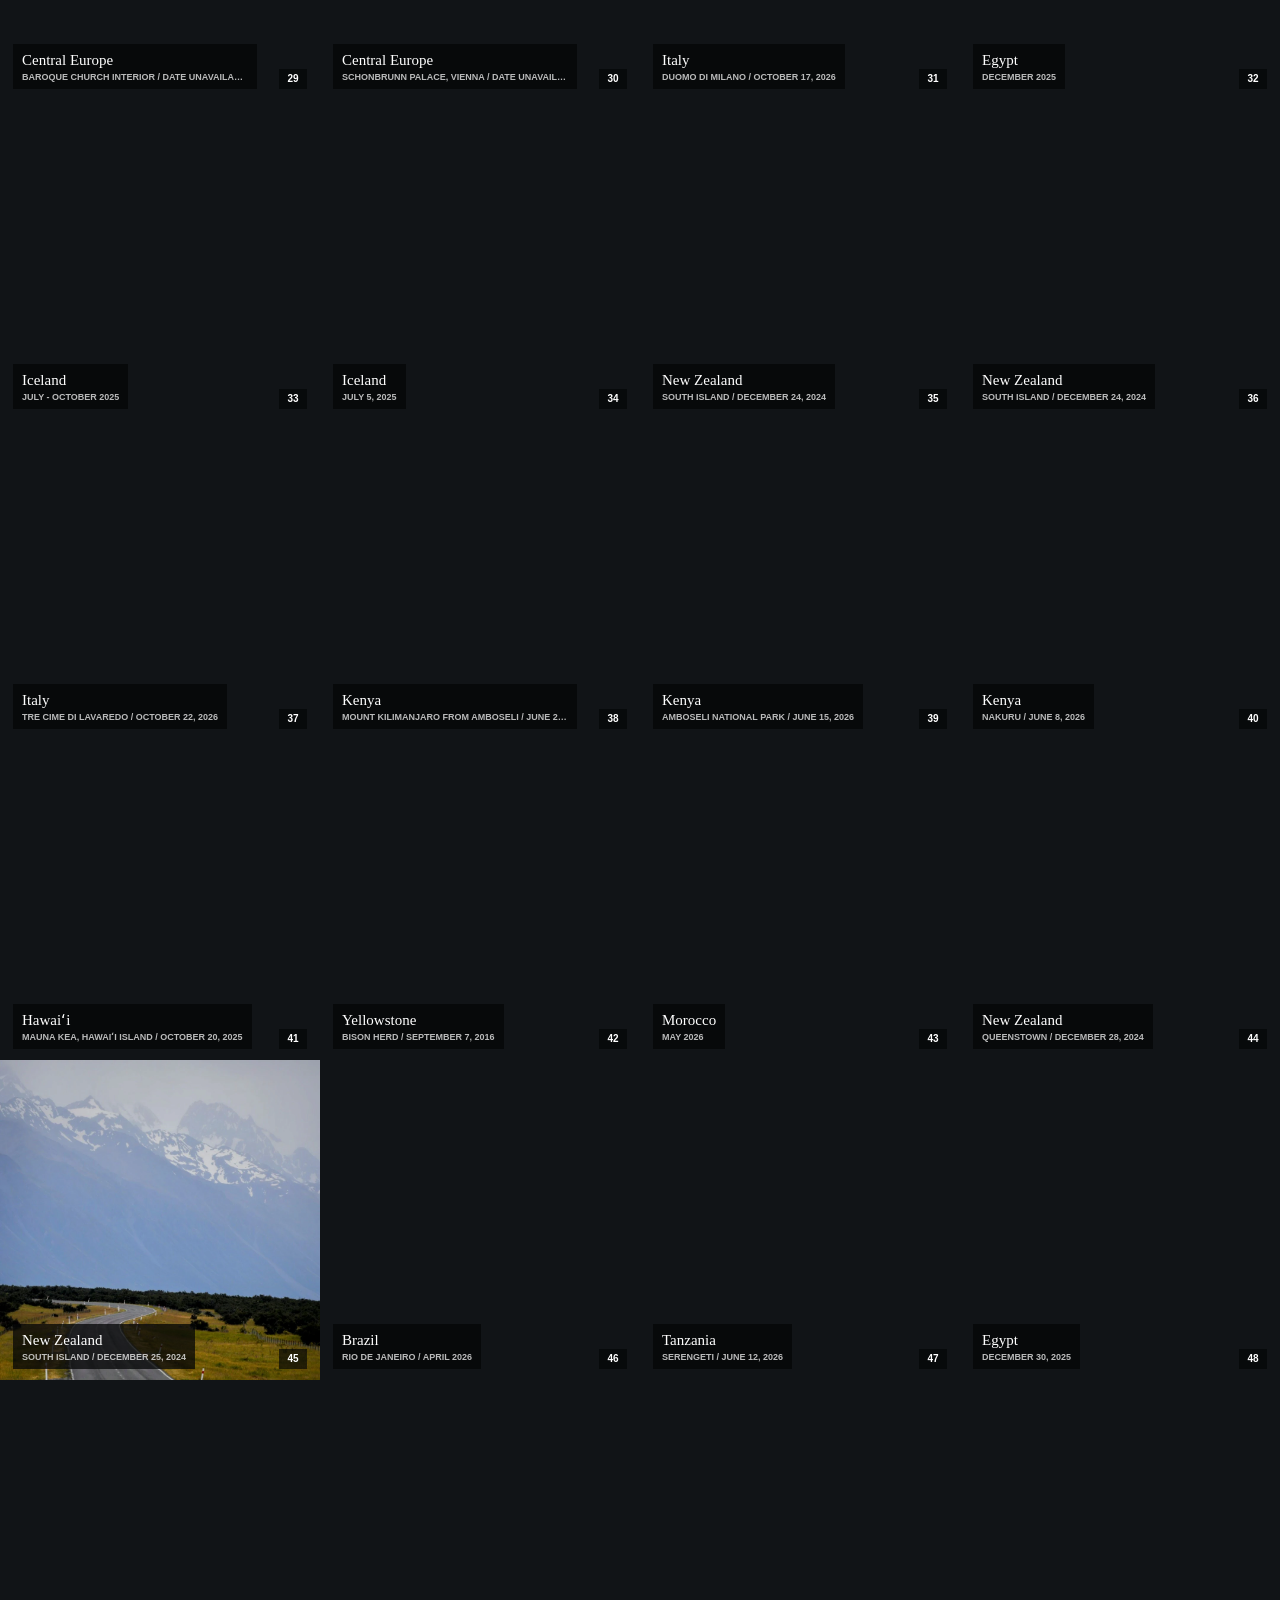
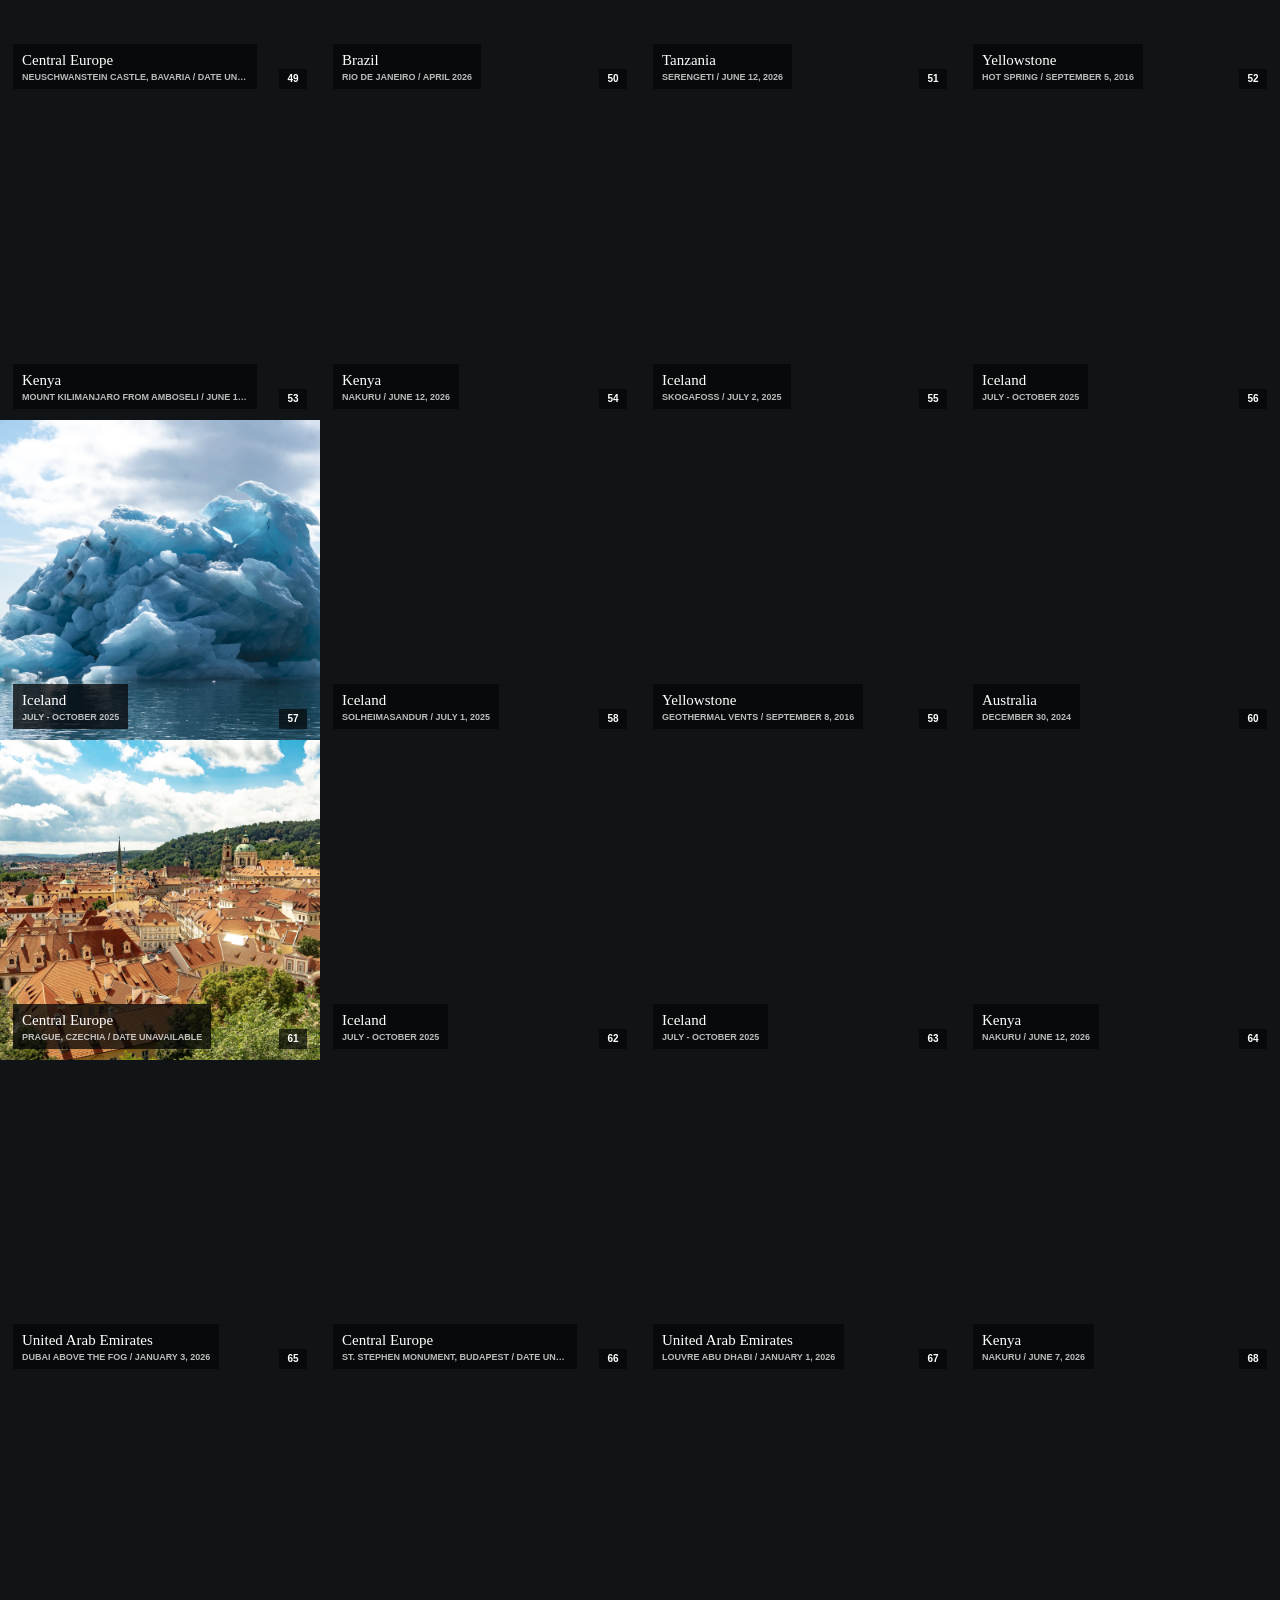
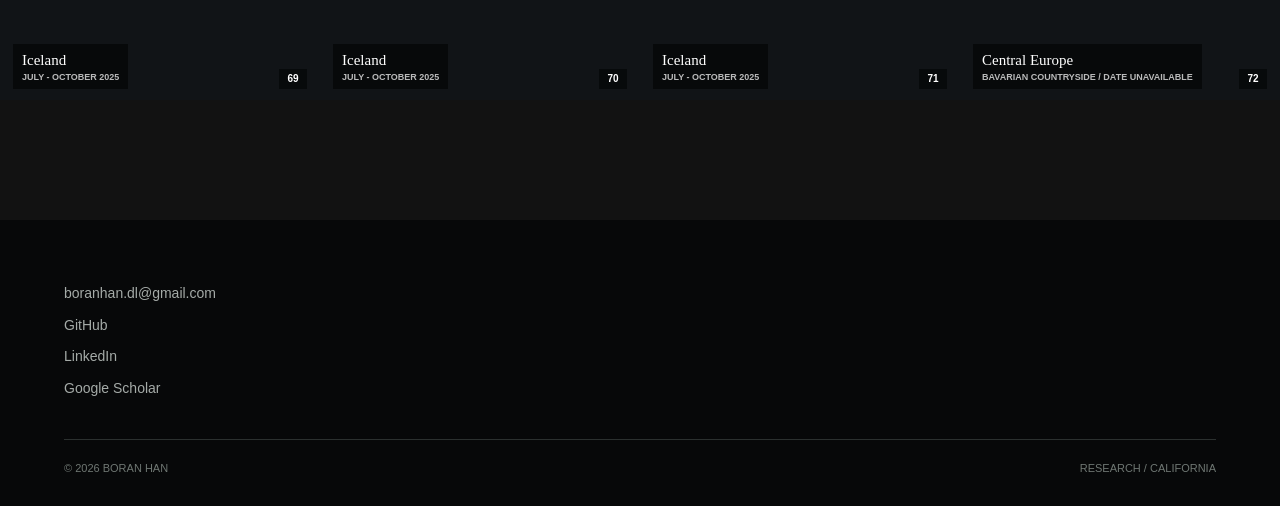
<file: photography/index.html>
<!doctype html>
<html lang="en">
  <head>
    <meta charset="utf-8">
    <meta name="viewport" content="width=device-width, initial-scale=1">
    <meta name="description" content="Photography by Boran Han. A visual notebook of elemental landscapes, wildlife, architecture, travel, and field observations from around the world.">
    <meta name="theme-color" content="#090b0d">
    <meta property="og:type" content="website">
    <meta property="og:site_name" content="Boran Han">
    <meta property="og:title" content="Photography | Boran Han">
    <meta property="og:description" content="A visual notebook of elemental landscapes, wildlife, architecture, travel, and field observations from around the world.">
    <meta property="og:url" content="https://boranhan.github.io/photography/">
    <meta property="og:image" content="https://boranhan.github.io/assets/images/boran-han-social-july-2026.png">
    <meta property="og:image:type" content="image/png">
    <meta property="og:image:width" content="1200">
    <meta property="og:image:height" content="630">
    <meta property="og:image:alt" content="Boran Han, AI Research Scientist">
    <meta name="twitter:card" content="summary_large_image">
    <meta name="twitter:title" content="Photography | Boran Han">
    <meta name="twitter:description" content="A visual notebook of elemental landscapes, wildlife, architecture, travel, and field observations from around the world.">
    <meta name="twitter:image" content="https://boranhan.github.io/assets/images/boran-han-social-july-2026.png">
    <meta name="twitter:image:alt" content="Boran Han, AI Research Scientist">
    <link rel="canonical" href="https://boranhan.github.io/photography/">
    <link rel="icon" href="/favicon.ico?v=2">
    <script>(function(){var t=localStorage.getItem('theme');if(t==='light')document.documentElement.setAttribute('data-theme','light');})()</script>
    <link rel="stylesheet" href="/assets/styles.css?v=36">
    <title>Photography | Boran Han</title>
  </head>
  <body class="photography-page">
    <a class="skip-link" href="#main">Skip to content</a>
    <header class="site-header">
      <div class="nav-shell">
        <a class="wordmark" href="/" aria-label="Boran Han, home">
          <span class="wordmark-mark" aria-hidden="true"></span>
          <span>Boran Han</span>
        </a>
        <button class="menu-toggle" type="button" aria-expanded="false" aria-controls="site-navigation" aria-label="Open navigation">
          <span></span><span></span>
        </button>
        <nav class="site-nav" id="site-navigation" aria-label="Primary navigation">
          <a href="/research/">Research</a>
          <a href="/publications/">Publications</a>
          <a href="/about/">About</a>
          <a href="/photography/" aria-current="page">Photography</a>
          <button class="theme-toggle" type="button" aria-label="Switch to light theme">
            <svg class="icon-sun" aria-hidden="true" width="14" height="14" viewBox="0 0 14 14" fill="none"><circle cx="7" cy="7" r="2.5" stroke="currentColor" stroke-width="1.4"/><path d="M7 1v1.5M7 11.5V13M1 7h1.5M11.5 7H13M2.93 2.93l1.06 1.06M10.01 10.01l1.06 1.06M10.01 3.99l-1.06 1.06M3.99 10.01l-1.06 1.06" stroke="currentColor" stroke-width="1.4" stroke-linecap="round"/></svg>
            <svg class="icon-moon" aria-hidden="true" width="14" height="14" viewBox="0 0 14 14" fill="none"><path d="M12 9.4A5.4 5.4 0 0 1 4.6 2a6 6 0 1 0 7.4 7.4Z" stroke="currentColor" stroke-width="1.4" stroke-linejoin="round"/></svg>
          </button>
        </nav>
      </div>
    </header>

    <main id="main">
      <header class="page-hero">
        <div class="page-hero-inner">
          <p class="eyebrow">Photography</p>
          <h1 class="page-title">A visual <em>notebook.</em></h1>
          <p class="page-lede">
            A single visual notebook shaped by elemental landscapes, wild places, and the
            patience of looking.
          </p>

          <figure class="flight-figure reveal" aria-label="Flight distance">
            <div
              class="flight-visual"
              role="img"
              aria-label="Earth-to-Moon distance diagram showing 375,272 kilometers flown, with an airplane 98 percent of the way from Earth to the Moon"
            >
              <div class="flight-earth" aria-hidden="true">
                <svg viewBox="0 0 100 100" preserveAspectRatio="xMidYMid slice" focusable="false">
                  <defs>
                    <radialGradient id="earth-ocean" cx="32%" cy="28%" r="85%">
                      <stop offset="0%" stop-color="#8fe9ea" />
                      <stop offset="32%" stop-color="#2f9fc9" />
                      <stop offset="66%" stop-color="#14688f" />
                      <stop offset="100%" stop-color="#063a5c" />
                    </radialGradient>
                    <radialGradient id="earth-shade" cx="74%" cy="80%" r="75%">
                      <stop offset="0%" stop-color="rgba(3,13,22,0)" />
                      <stop offset="100%" stop-color="rgba(3,13,22,0.72)" />
                    </radialGradient>
                  </defs>
                  <rect width="100" height="100" fill="url(#earth-ocean)" />
                  <path fill="#7fbf74" opacity="0.95" d="M6,34 C11,21 28,13 41,18 C52,22 51,34 44,39 C51,43 49,55 37,57 C26,59 16,52 12,43 C6,41 2,39 6,34 Z" />
                  <path fill="#7fbf74" opacity="0.95" d="M59,9 C71,5 87,13 89,25 C91,35 81,42 70,38 C64,45 53,43 51,35 C49,24 50,15 59,9 Z" />
                  <path fill="#6fae66" opacity="0.9" d="M61,58 C73,53 87,60 89,72 C91,83 78,91 65,87 C57,91 47,84 49,74 C51,64 55,62 61,58 Z" />
                  <path fill="#6fae66" opacity="0.85" d="M18,66 C27,62 36,68 34,77 C32,85 21,87 15,81 C8,74 12,68 18,66 Z" />
                  <rect width="100" height="100" fill="url(#earth-shade)" />
                </svg>
              </div>
              <div class="flight-route" aria-hidden="true">
                <span class="flight-route-progress"></span>
                <span class="flight-distance-label">
                  <strong>375,272</strong>
                  <small>km</small>
                </span>
                <span class="flight-rocket">
                  <span class="rocket-trail"></span>
                  <svg class="rocket-plane" viewBox="0 0 100 60" fill="none" focusable="false">
                    <path d="M16,26 C15,17 21,10 29,8 C26,15 23,21 21,27 Z" fill="var(--cyan)" stroke="#0e2f36" stroke-width="2.6" stroke-linejoin="round" />
                    <path d="M52,32 C46,42 32,49 20,48 C28,42 38,36 46,29 Z" fill="var(--cyan)" stroke="#0e2f36" stroke-width="2.6" stroke-linejoin="round" />
                    <path
                      d="M14,28
                         C14,19 23,13 40,12
                         C62,11 86,17 94,24
                         C97,26 97,29 94,31
                         C86,38 62,44 40,43
                         C23,42 14,36 14,32
                         Z"
                      fill="#f7f7f4"
                      stroke="#0e2f36"
                      stroke-width="2.8"
                      stroke-linejoin="round"
                    />
                    <circle cx="38" cy="27" r="2.6" fill="#0e2f36" />
                    <circle cx="47" cy="27.3" r="2.6" fill="#0e2f36" />
                    <circle cx="56" cy="27.6" r="2.6" fill="#0e2f36" />
                    <circle cx="65" cy="28" r="2.4" fill="#0e2f36" />
                    <path d="M76,33 c-1.6,-1.6 -4.2,-1.6 -4.2,0.6 c0,1.6 2.1,3 4.2,4.6 c2.1,-1.6 4.2,-3 4.2,-4.6 c0,-2.2 -2.6,-2.2 -4.2,-0.6 Z" fill="var(--coral)" />
                  </svg>
                </span>
                <span class="flight-progress-label">
                  <strong>98%</strong>
                  <small>to the Moon</small>
                </span>
              </div>
              <div class="flight-moon" aria-hidden="true">
                <svg viewBox="0 0 100 100" preserveAspectRatio="xMidYMid slice" focusable="false">
                  <defs>
                    <radialGradient id="moon-surface" cx="34%" cy="28%" r="85%">
                      <stop offset="0%" stop-color="#fbfaf4" />
                      <stop offset="45%" stop-color="#d8d5cb" />
                      <stop offset="100%" stop-color="#94958f" />
                    </radialGradient>
                    <radialGradient id="moon-shade" cx="72%" cy="78%" r="75%">
                      <stop offset="0%" stop-color="rgba(9,11,13,0)" />
                      <stop offset="100%" stop-color="rgba(9,11,13,0.6)" />
                    </radialGradient>
                  </defs>
                  <rect width="100" height="100" fill="url(#moon-surface)" />
                  <circle cx="30" cy="27" r="14" fill="rgba(120,120,114,0.38)" />
                  <circle cx="27" cy="24" r="9" fill="rgba(90,90,86,0.3)" />
                  <circle cx="68" cy="62" r="10" fill="rgba(120,120,114,0.32)" />
                  <circle cx="66" cy="59" r="5.5" fill="rgba(90,90,86,0.28)" />
                  <circle cx="24" cy="70" r="6" fill="rgba(120,120,114,0.3)" />
                  <circle cx="58" cy="20" r="4.5" fill="rgba(120,120,114,0.28)" />
                  <circle cx="80" cy="35" r="3.5" fill="rgba(120,120,114,0.26)" />
                  <rect width="100" height="100" fill="url(#moon-shade)" />
                </svg>
              </div>
            </div>
            <div class="flight-scale">
              <span><strong>Earth</strong> 0 km</span>
              <span><strong>Airborne</strong> 23.0d</span>
              <span><strong>Moon</strong> 384,400 km</span>
            </div>
          </figure>
        </div>
      </header>

      <section class="photography-shell">
        <section class="photo-collection photo-collection--mixed" aria-label="Photography collection">
          <div class="photo-grid" aria-label="Photography by Boran Han">
            <figure class="photo-frame">
              <button class="photo-open" type="button" data-location="Iceland" data-date="October 20, 2025" data-camera="Sony ILCE-7M4" data-lens="FE 24-105mm F4 G OSS" data-focal-length="24 mm" data-settings="f/4 / 25 s / ISO 10000" aria-label="Open photograph 1">
                <img src="/assets/photography/fire-and-ice/03.webp" alt="The Milky Way stretching diagonally across a dense field of stars above Iceland." width="1600" height="2400" fetchpriority="high" decoding="async">
                <span class="photo-number" aria-hidden="true">01</span>
              </button>
            </figure>
            <figure class="photo-frame">
              <button class="photo-open" type="button" data-series="Massachusetts" data-location="Singing Beach" data-date="September 27, 2015" data-camera="Sony SLT-A77V" data-lens="DT 55-300mm F4.5-5.6 SAM" data-focal-length="300 mm" data-settings="f/8 / 2.5 s / ISO 800" aria-label="Open photograph 2">
                <img src="/assets/photography/lunar-eclipse-2015/01.webp" alt="A close crop of the copper-colored Moon during a lunar eclipse seen from Singing Beach, Massachusetts." width="1200" height="1200" loading="lazy" decoding="async">
                <span class="photo-number" aria-hidden="true">02</span>
              </button>
            </figure>
            <figure class="photo-frame">
              <button class="photo-open" type="button" data-series="Central Europe" data-location="Budapest, Hungary" data-date="Date unavailable" data-focal-length="105 mm" data-settings="f/5.6 / 1/25 s / ISO 3200" aria-label="Open photograph 3">
                <img src="/assets/photography/central-europe/04.webp" alt="The Hungarian Parliament glowing across the Danube beyond the Szechenyi Chain Bridge at night." width="2400" height="1600" loading="lazy" decoding="async">
                <span class="photo-number" aria-hidden="true">03</span>
              </button>
            </figure>
            <figure class="photo-frame">
              <button class="photo-open" type="button" data-series="Hawaiʻi" data-location="Kīlauea, Hawaiʻi Island" data-date="July - October 2025" aria-label="Open photograph 4">
                <img src="/assets/photography/fire-and-ice/14.webp" alt="A distant lava fountain glowing above a dark ridge at Kīlauea on Hawaiʻi Island." width="2400" height="1600" loading="lazy" decoding="async">
                <span class="photo-number" aria-hidden="true">04</span>
              </button>
            </figure>
            <figure class="photo-frame">
              <button class="photo-open" type="button" data-series="Yellowstone" data-location="Night road" data-date="September 11, 2016" data-camera="Sony ILCE-7" data-focal-length="28 mm" data-settings="f/2.8 / 25 s / ISO 640" aria-label="Open photograph 5">
                <img src="/assets/photography/yellowstone-2016/02.webp" alt="A star-filled night sky above a mountain road traced by car lights." width="2400" height="1600" loading="lazy" decoding="async">
                <span class="photo-number" aria-hidden="true">05</span>
              </button>
            </figure>
            <figure class="photo-frame">
              <button class="photo-open" type="button" data-series="Barcelona" data-location="Sagrada Familia" data-date="December 26, 2014" data-camera="Sony ILCE-7M2" data-lens="DT 24-105mm F3.5-5.6 SAM" data-focal-length="24 mm" data-settings="f/3.5 / 1/100 s / ISO 250" aria-label="Open photograph 6">
                <img src="/assets/photography/barcelona-2014/01.webp" alt="Colored light from the stained-glass windows filling the interior of Sagrada Familia." width="1603" height="2400" loading="lazy" decoding="async">
                <span class="photo-number" aria-hidden="true">06</span>
              </button>
            </figure>
            <figure class="photo-frame">
              <button class="photo-open" type="button" data-series="Turkey" data-location="Istanbul" data-date="May 6, 2026" data-camera="Sony ILCE-7M4" data-focal-length="57 mm" data-settings="f/4 / 1/40 s / ISO 4000" aria-label="Open photograph 7">
                <img src="/assets/photography/turkey-2026/01.webp" alt="An illuminated Ottoman mosque beside the Golden Horn at night in Istanbul." width="1616" height="1080" loading="lazy" decoding="async">
                <span class="photo-number" aria-hidden="true">07</span>
              </button>
            </figure>
            <figure class="photo-frame">
              <button class="photo-open" type="button" data-series="Massachusetts" data-location="Boston" data-date="October 12, 2015" data-camera="Sony SLT-A77V" data-settings="1/160 s / ISO 100" aria-label="Open photograph 8">
                <img src="/assets/photography/macro-2015/01.webp" alt="A spotted orb-weaver suspended in its web in Boston, Massachusetts." width="2400" height="1600" loading="lazy" decoding="async">
                <span class="photo-number" aria-hidden="true">08</span>
              </button>
            </figure>
            <figure class="photo-frame">
              <button class="photo-open" type="button" data-series="California" data-location="Levi's Stadium, Santa Clara" data-date="July 25, 2026" data-camera="Sony DSC-RX100M7" data-focal-length="35.3 mm" data-settings="f/4.5 / 1/100 s / ISO 400" aria-label="Open photograph 9">
                <img src="/assets/photography/california-2026/01.webp" alt="Ed Sheeran performing with an acoustic guitar before a stadium filled with phone lights." width="1616" height="1080" loading="lazy" decoding="async">
                <span class="photo-number" aria-hidden="true">09</span>
              </button>
            </figure>
            <figure class="photo-frame">
              <button class="photo-open" type="button" data-series="Paris" data-location="Musee d'Orsay clock" data-date="March 26, 2014" data-camera="Sony ILCE-7M2" data-lens="DT 24-105mm F3.5-5.6 SAM" data-focal-length="24 mm" data-settings="f/5.6 / 1/2500 s / ISO 160" aria-label="Open photograph 10">
                <img src="/assets/photography/paris-2014/01.webp" alt="The backlit Roman-numeral clock at Musee d'Orsay framing the Paris skyline." width="2400" height="1603" loading="lazy" decoding="async">
                <span class="photo-number" aria-hidden="true">10</span>
              </button>
            </figure>
            <figure class="photo-frame">
              <button class="photo-open" type="button" data-series="Hawaiʻi" data-location="Kīlauea, Hawaiʻi Island" data-date="July - October 2025" aria-label="Open photograph 11">
                <img src="/assets/photography/fire-and-ice/13.webp" alt="A broad fan of incandescent lava erupting at Kīlauea on Hawaiʻi Island at night." width="2400" height="1600" loading="lazy" decoding="async">
                <span class="photo-number" aria-hidden="true">11</span>
              </button>
            </figure>
            <figure class="photo-frame">
              <button class="photo-open" type="button" data-series="Japan" data-location="Temple approach" data-date="December 4, 2024" data-focal-length="57 mm" data-settings="f/5 / 1/1250 s / ISO 250" aria-label="Open photograph 12">
                <img src="/assets/photography/japan-2024/03.webp" alt="A stone temple marker framed by vivid red and orange autumn foliage." width="1788" height="2400" loading="lazy" decoding="async">
                <span class="photo-number" aria-hidden="true">12</span>
              </button>
            </figure>
            <figure class="photo-frame">
              <button class="photo-open" type="button" data-series="Singapore" data-location="Buddha Tooth Relic Temple" data-date="April 23, 2025" data-camera="Sony ILCE-7M4" data-focal-length="24 mm" data-settings="f/5.6 / 1/15 s / ISO 800" aria-label="Open photograph 13">
                <img src="/assets/photography/singapore-2025/01.webp" alt="Rows of glowing lotus lanterns beneath the decorated ceiling of Singapore's Buddha Tooth Relic Temple." width="1616" height="1080" loading="lazy" decoding="async">
                <span class="photo-number" aria-hidden="true">13</span>
              </button>
            </figure>
            <figure class="photo-frame">
              <button class="photo-open" type="button" data-series="Hawaiʻi" data-location="Kīlauea, Hawaiʻi Island" data-date="July - October 2025" aria-label="Open photograph 14">
                <img src="/assets/photography/fire-and-ice/12.webp" alt="A silhouetted observer watching twin lava fountains at Kīlauea on Hawaiʻi Island." width="2400" height="1600" loading="lazy" decoding="async">
                <span class="photo-number" aria-hidden="true">14</span>
              </button>
            </figure>
            <figure class="photo-frame">
              <button class="photo-open" type="button" data-series="Hawaiʻi" data-location="Kīlauea, Hawaiʻi Island" data-date="July - October 2025" aria-label="Open photograph 15">
                <img src="/assets/photography/fire-and-ice/11.webp" alt="A glowing lava channel flowing below an eruption at Kīlauea on Hawaiʻi Island." width="2400" height="1600" loading="lazy" decoding="async">
                <span class="photo-number" aria-hidden="true">15</span>
              </button>
            </figure>
            <figure class="photo-frame">
              <button class="photo-open" type="button" data-series="Taiwan" data-location="Ximending, Taipei" data-date="November 29, 2024" data-camera="Sony ILCE-7M2" data-lens="DT 24-105mm F3.5-5.6 SAM" data-focal-length="105 mm" data-settings="f/7.1 / 1/160 s / ISO 100" aria-label="Open photograph 16">
                <img src="/assets/photography/taiwan-2024/01.webp" alt="Cameras and spectators surrounding guests at an outdoor promotional event in Ximending." width="2400" height="1603" loading="lazy" decoding="async">
                <span class="photo-number" aria-hidden="true">16</span>
              </button>
            </figure>
            <figure class="photo-frame">
              <button class="photo-open" type="button" data-series="Central Europe" data-location="Hungarian State Opera, Budapest" data-date="Date unavailable" data-focal-length="24 mm" data-settings="f/4 / 1/40 s / ISO 1600" aria-label="Open photograph 17">
                <img src="/assets/photography/central-europe/06.webp" alt="The gilded tiers and painted ceiling of the Hungarian State Opera House." width="2400" height="1600" loading="lazy" decoding="async">
                <span class="photo-number" aria-hidden="true">17</span>
              </button>
            </figure>
            <figure class="photo-frame">
              <button class="photo-open" type="button" data-series="Hawaiʻi" data-location="Kīlauea, Hawaiʻi Island" data-date="July - October 2025" aria-label="Open photograph 18">
                <img src="/assets/photography/fire-and-ice/07.webp" alt="A close vertical view of an orange lava fountain at Kīlauea on Hawaiʻi Island." width="1600" height="2400" loading="lazy" decoding="async">
                <span class="photo-number" aria-hidden="true">18</span>
              </button>
            </figure>
            <figure class="photo-frame">
              <button class="photo-open" type="button" data-series="American Southwest" data-location="Antelope Canyon, Arizona" data-date="July 28, 2019" data-camera="Sony ILCE-7M2" data-focal-length="30 mm" data-settings="f/5 / 1/8 s / ISO 400" aria-label="Open photograph 19">
                <img src="/assets/photography/arizona-2019/02.webp" alt="Sunlight pouring through the sculpted red sandstone walls of Antelope Canyon." width="1600" height="2400" loading="lazy" decoding="async">
                <span class="photo-number" aria-hidden="true">19</span>
              </button>
            </figure>
            <figure class="photo-frame">
              <button class="photo-open" type="button" data-series="Brazil" data-location="Rio de Janeiro" data-date="April 2026" data-camera="Sony ILCE-7M4" data-focal-length="40 mm" data-settings="f/4 / 1/640 s / ISO 400" aria-label="Open photograph 20">
                <img src="/assets/photography/brazil-2026/03.webp" alt="A luminous yellow pavilion suspended beneath a steel roof above tropical plants." width="1616" height="1080" loading="lazy" decoding="async">
                <span class="photo-number" aria-hidden="true">20</span>
              </button>
            </figure>
            <figure class="photo-frame">
              <button class="photo-open" type="button" data-series="Japan" data-location="Lakeside reeds" data-date="December 3, 2024" aria-label="Open photograph 21">
                <img src="/assets/photography/japan-2024/01.webp" alt="Silver reeds glowing beside a calm lake beneath dark mountain ridges in Japan." width="1620" height="1080" loading="lazy" decoding="async">
                <span class="photo-number" aria-hidden="true">21</span>
              </button>
            </figure>
            <figure class="photo-frame">
              <button class="photo-open" type="button" data-series="Italy" data-location="Lago di Landro" data-date="October 22, 2026" data-camera="Sony ILCE-7M4" data-lens="FE 24-105mm F4 G OSS" data-focal-length="35 mm" data-settings="f/4 / 1/500 s / ISO 200" aria-label="Open photograph 22">
                <img src="/assets/photography/2026-additions/autumn-alpine-lake.webp" alt="Golden autumn trees and mist-covered mountains reflected in Lago di Landro, Italy." width="1616" height="909" loading="lazy" decoding="async">
                <span class="photo-number" aria-hidden="true">22</span>
              </button>
            </figure>
            <figure class="photo-frame">
              <button class="photo-open" type="button" data-series="Thailand" data-location="Grand Palace, Bangkok" data-date="May 5, 2025" data-camera="Sony ILCE-7M4" data-focal-length="105 mm" data-settings="f/4.5 / 1/640 s / ISO 160" aria-label="Open photograph 23">
                <img src="/assets/photography/thailand-2025/01.webp" alt="A dark hermit statue aligned with an ornate gilded shrine at the Grand Palace in Bangkok." width="1080" height="1616" loading="lazy" decoding="async">
                <span class="photo-number" aria-hidden="true">23</span>
              </button>
            </figure>
            <figure class="photo-frame photo-frame--third">
              <button class="photo-open" type="button" data-series="Kenya" data-location="Kenya" data-date="June 9, 2026" data-camera="Sony ILCE-7M4" data-lens="FE 24-105mm F4 G OSS" data-focal-length="105 mm" data-settings="f/8 / 1/125 s / ISO 100" aria-label="Open photograph 24">
                <img src="/assets/photography/africa-2026/05.webp" alt="A fishing boat silhouetted at sunset among bare tree trunks in Kenya." width="1080" height="1616" loading="lazy" decoding="async">
                <span class="photo-number" aria-hidden="true">24</span>
              </button>
            </figure>
            <figure class="photo-frame">
              <button class="photo-open" type="button" data-series="Japan" data-location="Kinkaku-ji, Kyoto" data-date="December 4, 2024" data-focal-length="70 mm" data-settings="f/5.6 / 1/80 s / ISO 200" aria-label="Open photograph 25">
                <img src="/assets/photography/japan-2024/05.webp" alt="The golden pavilion of Kinkaku-ji reflected in its pond among autumn trees." width="1600" height="2400" loading="lazy" decoding="async">
                <span class="photo-number" aria-hidden="true">25</span>
              </button>
            </figure>
            <figure class="photo-frame">
              <button class="photo-open" type="button" data-series="Japan" data-location="Autumn reflection, Kyoto" data-date="December 4, 2024" data-focal-length="24 mm" data-settings="f/5 / 1/80 s / ISO 200" aria-label="Open photograph 26">
                <img src="/assets/photography/japan-2024/04.webp" alt="A Kyoto temple veranda reflecting a layered garden of pink, red, and green foliage." width="2400" height="1505" loading="lazy" decoding="async">
                <span class="photo-number" aria-hidden="true">26</span>
              </button>
            </figure>
            <figure class="photo-frame">
              <button class="photo-open" type="button" data-series="California" data-location="Griffith Observatory, Los Angeles" data-date="September 10, 2026" data-camera="Sony ILCE-7M4" data-lens="FE 24-105mm F4 G OSS" data-focal-length="78 mm" data-settings="f/4.5 / 1/200 s / ISO 1600" aria-label="Open photograph 27">
                <img src="/assets/photography/2026-additions/sunset-photographer.webp" alt="A silhouetted person photographing a pink and blue sunset with a phone at Griffith Observatory in Los Angeles." width="1616" height="1080" style="object-position: 80% 50%;" loading="lazy" decoding="async">
                <span class="photo-number" aria-hidden="true">27</span>
              </button>
            </figure>
            <figure class="photo-frame">
              <button class="photo-open" type="button" data-series="Japan" data-location="Autumn maples" data-date="December 4, 2024" data-focal-length="48 mm" data-settings="f/5.6 / 1/800 s / ISO 1600" aria-label="Open photograph 28">
                <img src="/assets/photography/japan-2024/02.webp" alt="A dense canopy of brilliant red Japanese maple leaves." width="2400" height="1419" loading="lazy" decoding="async">
                <span class="photo-number" aria-hidden="true">28</span>
              </button>
            </figure>
            <figure class="photo-frame">
              <button class="photo-open" type="button" data-series="Central Europe" data-location="Baroque church interior" data-date="Date unavailable" data-focal-length="24 mm" data-settings="f/4.5 / 1/80 s / ISO 2000" aria-label="Open photograph 29">
                <img src="/assets/photography/central-europe/02.webp" alt="An ornate Baroque church interior covered in gilded sculpture, frescoes, and warm light." width="2400" height="1600" loading="lazy" decoding="async">
                <span class="photo-number" aria-hidden="true">29</span>
              </button>
            </figure>
            <figure class="photo-frame">
              <button class="photo-open" type="button" data-series="Central Europe" data-location="Schonbrunn Palace, Vienna" data-date="Date unavailable" data-focal-length="66 mm" data-settings="f/9 / 1/2000 s / ISO 500" aria-label="Open photograph 30">
                <img src="/assets/photography/central-europe/07.webp" alt="The Neptune Fountain before the yellow facade of Schonbrunn Palace in Vienna." width="2400" height="1600" loading="lazy" decoding="async">
                <span class="photo-number" aria-hidden="true">30</span>
              </button>
            </figure>
            <figure class="photo-frame">
              <button class="photo-open" type="button" data-series="Italy" data-location="Duomo di Milano" data-date="October 17, 2026" data-camera="Sony ILCE-7M4" data-lens="FE 24-105mm F4 G OSS" data-focal-length="105 mm" data-settings="f/4 / 1/500 s / ISO 100" aria-label="Open photograph 31">
                <img src="/assets/photography/2026-additions/milan-duomo.webp" alt="Crowds and flare smoke in Milan’s Piazza del Duomo, framed by stone gargoyles on the cathedral." width="1655" height="1019" loading="lazy" decoding="async">
                <span class="photo-number" aria-hidden="true">31</span>
              </button>
            </figure>
            <figure class="photo-frame">
              <button class="photo-open" type="button" data-series="Egypt" data-location="Egypt" data-date="December 2025" data-camera="Sony ILCE-7M4" data-focal-length="49 mm" data-settings="f/4 / 1/640 s / ISO 100" aria-label="Open photograph 32">
                <img src="/assets/photography/egypt-2025/01.webp" alt="Ancient Egyptian wall reliefs crossed by a shaft of sunlight." width="1616" height="1080" loading="lazy" decoding="async">
                <span class="photo-number" aria-hidden="true">32</span>
              </button>
            </figure>
            <figure class="photo-frame">
              <button class="photo-open" type="button" data-location="Iceland" data-date="July - October 2025" aria-label="Open photograph 33">
                <img src="/assets/photography/fire-and-ice/18.webp" alt="A blue iceberg rising beside a small yellow boat." width="2400" height="1600" loading="lazy" decoding="async">
                <span class="photo-number" aria-hidden="true">33</span>
              </button>
            </figure>
            <figure class="photo-frame">
              <button class="photo-open" type="button" data-series="Iceland" data-location="Iceland" data-date="July 5, 2025" data-camera="Sony ILCE-7M4" data-focal-length="142 mm" data-settings="f/8 / 1/160 s / ISO 100" aria-label="Open photograph 34">
                <img src="/assets/photography/fire-and-ice/27.webp" alt="A white church with a red roof at the end of a road beneath a snow-streaked Icelandic mountain." width="1080" height="1616" loading="lazy" decoding="async">
                <span class="photo-number" aria-hidden="true">34</span>
              </button>
            </figure>
            <figure class="photo-frame">
              <button class="photo-open" type="button" data-series="New Zealand" data-location="South Island" data-date="December 24, 2024" data-camera="Sony ILCE-7M4" data-focal-length="95 mm" data-settings="f/5 / 1/640 s / ISO 80" aria-label="Open photograph 35">
                <img src="/assets/photography/new-zealand-2024/03.webp" alt="Purple lupines in dry grass before a broad valley and snowcapped mountains." width="1080" height="1616" loading="lazy" decoding="async">
                <span class="photo-number" aria-hidden="true">35</span>
              </button>
            </figure>
            <figure class="photo-frame">
              <button class="photo-open" type="button" data-series="New Zealand" data-location="South Island" data-date="December 24, 2024" data-camera="Sony ILCE-7M4" data-focal-length="105 mm" data-settings="f/5 / 1/400 s / ISO 80" aria-label="Open photograph 36">
                <img src="/assets/photography/new-zealand-2024/04.webp" alt="Purple lupines spreading toward a line of snowcapped mountains on New Zealand's South Island." width="1616" height="1080" loading="lazy" decoding="async">
                <span class="photo-number" aria-hidden="true">36</span>
              </button>
            </figure>
            <figure class="photo-frame">
              <button class="photo-open" type="button" data-series="Italy" data-location="Tre Cime di Lavaredo" data-date="October 22, 2026" data-camera="Sony ILCE-7M4" data-lens="FE 24-105mm F4 G OSS" data-focal-length="42 mm" data-settings="f/7.1 / 1/160 s / ISO 200" aria-label="Open photograph 37">
                <img src="/assets/photography/2026-additions/misty-mountain-cliffs.webp" alt="Hikers on a rocky ridge below the mist-covered cliffs of Tre Cime di Lavaredo, Italy." width="1616" height="909" loading="lazy" decoding="async">
                <span class="photo-number" aria-hidden="true">37</span>
              </button>
            </figure>
            <figure class="photo-frame">
              <button class="photo-open" type="button" data-series="Kenya" data-location="Mount Kilimanjaro from Amboseli" data-date="June 2026" data-camera="Sony ILCE-7M4" data-focal-length="70 mm" data-settings="f/7.1 / 1/800 s / ISO 1000" aria-label="Open photograph 38">
                <img src="/assets/photography/africa-2026/13.webp" alt="Elephants crossing golden grass in Amboseli National Park, Kenya, with Mount Kilimanjaro in the background." width="1616" height="1080" loading="lazy" decoding="async">
                <span class="photo-number" aria-hidden="true">38</span>
              </button>
            </figure>
            <figure class="photo-frame">
              <button class="photo-open" type="button" data-series="Kenya" data-location="Amboseli National Park" data-date="June 15, 2026" data-camera="Sony ILCE-7M4" data-lens="E 70-350mm F4.5-6.3 G OSS" data-focal-length="135 mm" data-settings="f/7.1 / 1/2500 s / ISO 320" aria-label="Open photograph 39">
                <img src="/assets/photography/africa-2026/11.webp" alt="An animal silhouetted in hazy light among palm trees in Amboseli National Park, Kenya." width="1616" height="1080" loading="lazy" decoding="async">
                <span class="photo-number" aria-hidden="true">39</span>
              </button>
            </figure>
            <figure class="photo-frame photo-frame--third">
              <button class="photo-open" type="button" data-series="Kenya" data-location="Nakuru" data-date="June 8, 2026" data-camera="Sony ILCE-7M4" data-lens="E 70-350mm F4.5-6.3 G OSS" data-focal-length="350 mm" data-settings="f/8 / 1/1250 s / ISO 320" aria-label="Open photograph 40">
                <img src="/assets/photography/africa-2026/03.webp" alt="Wildlife gathering among submerged trees in a lake in Nakuru, Kenya." width="1080" height="1616" loading="lazy" decoding="async">
                <span class="photo-number" aria-hidden="true">40</span>
              </button>
            </figure>
            <figure class="photo-frame">
              <button class="photo-open" type="button" data-series="Hawaiʻi" data-location="Mauna Kea, Hawaiʻi Island" data-date="October 20, 2025" data-camera="Sony ILCE-7M4" data-focal-length="350 mm" data-settings="f/8 / 1/1000 s / ISO 160" aria-label="Open photograph 41">
                <img src="/assets/photography/fire-and-ice/26.webp" alt="The sun glowing white above layered orange clouds at sunset from Mauna Kea on Hawaiʻi Island." width="1616" height="1080" loading="lazy" decoding="async">
                <span class="photo-number" aria-hidden="true">41</span>
              </button>
            </figure>
            <figure class="photo-frame">
              <button class="photo-open" type="button" data-series="Yellowstone" data-location="Bison herd" data-date="September 7, 2016" data-camera="Sony ILCE-7" data-lens="70-300mm F4-5.6" data-focal-length="300 mm" data-settings="f/5.6 / 1/640 s / ISO 800" aria-label="Open photograph 42">
                <img src="/assets/photography/yellowstone-2016/01.webp" alt="A bison herd grazing beside a braided river in Yellowstone." width="800" height="533" loading="lazy" decoding="async">
                <span class="photo-number" aria-hidden="true">42</span>
              </button>
            </figure>
            <figure class="photo-frame">
              <button class="photo-open" type="button" data-series="Morocco" data-location="Morocco" data-date="May 2026" data-camera="Sony ILCE-7M4" data-focal-length="24 mm" data-settings="f/4 / 1/400 s / ISO 160" aria-label="Open photograph 43">
                <img src="/assets/photography/morocco-2026/01.webp" alt="A sleeping cat in a blue-framed Moroccan shopfront among woven baskets and white roses." width="1152" height="864" loading="lazy" decoding="async">
                <span class="photo-number" aria-hidden="true">43</span>
              </button>
            </figure>
            <figure class="photo-frame">
              <button class="photo-open" type="button" data-series="New Zealand" data-location="Queenstown" data-date="December 28, 2024" data-camera="Sony ILCE-7M4" data-focal-length="105 mm" data-settings="f/4 / 1/6400 s / ISO 800" aria-label="Open photograph 44">
                <img src="/assets/photography/new-zealand-2024/01.webp" alt="A red paraglider suspended above Lake Wakatipu with rugged mountains beyond." width="1616" height="1080" loading="lazy" decoding="async">
                <span class="photo-number" aria-hidden="true">44</span>
              </button>
            </figure>
            <figure class="photo-frame">
              <button class="photo-open" type="button" data-series="New Zealand" data-location="South Island" data-date="December 25, 2024" data-camera="Sony ILCE-7M4" data-focal-length="300 mm" data-settings="f/6.3 / 1/800 s / ISO 320" aria-label="Open photograph 45">
                <img src="/assets/photography/new-zealand-2024/02.webp" alt="A white car following a winding road toward misty, snow-streaked mountains." width="1080" height="1616" loading="lazy" decoding="async">
                <span class="photo-number" aria-hidden="true">45</span>
              </button>
            </figure>
            <figure class="photo-frame">
              <button class="photo-open" type="button" data-series="Brazil" data-location="Rio de Janeiro" data-date="April 2026" data-camera="Sony ILCE-7M4" data-focal-length="24 mm" data-settings="f/6.3 / 1/400 s / ISO 80" aria-label="Open photograph 46">
                <img src="/assets/photography/brazil-2026/01.webp" alt="A cable car crossing above Rio de Janeiro, with Copacabana, Botafogo Bay, and Christ the Redeemer in the distance." width="1616" height="1080" loading="lazy" decoding="async">
                <span class="photo-number" aria-hidden="true">46</span>
              </button>
            </figure>
            <figure class="photo-frame">
              <button class="photo-open" type="button" data-series="Tanzania" data-location="Serengeti" data-date="June 12, 2026" data-camera="Sony ILCE-7M4" data-lens="E 70-350mm F4.5-6.3 G OSS" data-focal-length="70 mm" data-settings="f/4.5 / 1/5000 s / ISO 640" aria-label="Open photograph 47">
                <img src="/assets/photography/africa-2026/07.webp" alt="Hippos gathered in shallow water between pale rocks in the Serengeti, Tanzania." width="1616" height="1080" loading="lazy" decoding="async">
                <span class="photo-number" aria-hidden="true">47</span>
              </button>
            </figure>
            <figure class="photo-frame">
              <button class="photo-open" type="button" data-series="Egypt" data-location="Egypt" data-date="December 30, 2025" data-camera="Sony ILCE-7M4" data-focal-length="24 mm" data-settings="f/4 / 1/1000 s / ISO 500" aria-label="Open photograph 48">
                <img src="/assets/photography/egypt-2025/02.webp" alt="A colonnade of carved hieroglyphic columns in an ancient Egyptian temple." width="1536" height="1026" loading="lazy" decoding="async">
                <span class="photo-number" aria-hidden="true">48</span>
              </button>
            </figure>
            <figure class="photo-frame">
              <button class="photo-open" type="button" data-series="Central Europe" data-location="Neuschwanstein Castle, Bavaria" data-date="Date unavailable" data-focal-length="50 mm" data-settings="f/5.6 / 1/1250 s / ISO 160" aria-label="Open photograph 49">
                <img src="/assets/photography/central-europe/01.webp" alt="Neuschwanstein Castle rising above forested Bavarian hills beneath summer clouds." width="2400" height="1600" loading="lazy" decoding="async">
                <span class="photo-number" aria-hidden="true">49</span>
              </button>
            </figure>
            <figure class="photo-frame">
              <button class="photo-open" type="button" data-series="Brazil" data-location="Rio de Janeiro" data-date="April 2026" data-camera="Sony ILCE-7M4" data-focal-length="105 mm" data-settings="f/8 / 1/320 s / ISO 80" aria-label="Open photograph 50">
                <img src="/assets/photography/brazil-2026/02.webp" alt="A passenger airplane descending over Rio de Janeiro's high-rises and forested hills." width="1616" height="1080" loading="lazy" decoding="async">
                <span class="photo-number" aria-hidden="true">50</span>
              </button>
            </figure>
            <figure class="photo-frame">
              <button class="photo-open" type="button" data-series="Tanzania" data-location="Serengeti" data-date="June 12, 2026" data-camera="Sony ILCE-7M4" data-lens="FE 24-105mm F4 G OSS" data-focal-length="84 mm" data-settings="f/4 / 1/1250 s / ISO 125" aria-label="Open photograph 51">
                <img src="/assets/photography/africa-2026/08.webp" alt="Wildlife moving through dry grass beneath an acacia tree in the Serengeti, Tanzania." width="1616" height="1080" loading="lazy" decoding="async">
                <span class="photo-number" aria-hidden="true">51</span>
              </button>
            </figure>
            <figure class="photo-frame">
              <button class="photo-open" type="button" data-series="Yellowstone" data-location="Hot spring" data-date="September 5, 2016" data-camera="Sony ILCE-7" data-lens="35-105mm F3.5-4.5" data-focal-length="55 mm" data-settings="f/8 / 1/320 s / ISO 1000" aria-label="Open photograph 52">
                <img src="/assets/photography/yellowstone-2016/04.webp" alt="Steam drifting across a turquoise hot spring edged with orange mineral mats." width="2400" height="1600" loading="lazy" decoding="async">
                <span class="photo-number" aria-hidden="true">52</span>
              </button>
            </figure>
            <figure class="photo-frame photo-frame--third">
              <button class="photo-open" type="button" data-series="Kenya" data-location="Mount Kilimanjaro from Amboseli" data-date="June 16, 2026" data-camera="Sony ILCE-7M4" data-lens="E 70-350mm F4.5-6.3 G OSS" data-focal-length="93 mm" data-settings="f/5 / 1/1000 s / ISO 640" aria-label="Open photograph 53">
                <img src="/assets/photography/africa-2026/01.webp" alt="An elephant walking through grass in Amboseli National Park, Kenya, with Mount Kilimanjaro in the background." width="1080" height="1616" loading="lazy" decoding="async">
                <span class="photo-number" aria-hidden="true">53</span>
              </button>
            </figure>
            <figure class="photo-frame photo-frame--two-thirds">
              <button class="photo-open" type="button" data-series="Kenya" data-location="Nakuru" data-date="June 12, 2026" data-camera="Sony ILCE-7M4" data-lens="FE 24-105mm F4 G OSS" data-focal-length="56 mm" data-settings="f/4 / 1/500 s / ISO 200" aria-label="Open photograph 54">
                <img src="/assets/photography/africa-2026/06.webp" alt="Warm evening light spreading across an open savanna in Nakuru, Kenya." width="1616" height="1080" loading="lazy" decoding="async">
                <span class="photo-number" aria-hidden="true">54</span>
              </button>
            </figure>
            <figure class="photo-frame">
              <button class="photo-open" type="button" data-series="Iceland" data-location="Skogafoss" data-date="July 2, 2025" data-camera="Sony ILCE-7M4" data-focal-length="105 mm" data-settings="f/4 / 1/1000 s / ISO 125" aria-label="Open photograph 55">
                <img src="/assets/photography/fire-and-ice/28.webp" alt="Skogafoss rising beyond a field of purple lupines and green hills." width="1616" height="1080" loading="lazy" decoding="async">
                <span class="photo-number" aria-hidden="true">55</span>
              </button>
            </figure>
            <figure class="photo-frame">
              <button class="photo-open" type="button" data-location="Iceland" data-date="July - October 2025" aria-label="Open photograph 56">
                <img src="/assets/photography/fire-and-ice/25.webp" alt="Fragments of clear ice at the edge of the ocean." width="2400" height="1600" loading="lazy" decoding="async">
                <span class="photo-number" aria-hidden="true">56</span>
              </button>
            </figure>
            <figure class="photo-frame">
              <button class="photo-open" type="button" data-location="Iceland" data-date="July - October 2025" aria-label="Open photograph 57">
                <img src="/assets/photography/fire-and-ice/19.webp" alt="A sculptural blue iceberg beneath bright clouds." width="2400" height="1600" loading="lazy" decoding="async">
                <span class="photo-number" aria-hidden="true">57</span>
              </button>
            </figure>
            <figure class="photo-frame">
              <button class="photo-open" type="button" data-series="Iceland" data-location="Solheimasandur" data-date="July 1, 2025" data-camera="Sony ILCE-7M4" data-focal-length="70 mm" data-settings="f/8 / 1/1250 s / ISO 400" aria-label="Open photograph 58">
                <img src="/assets/photography/fire-and-ice/29.webp" alt="A plane-wreck shuttle crossing black sand beneath an Icelandic glacier." width="1616" height="1080" loading="lazy" decoding="async">
                <span class="photo-number" aria-hidden="true">58</span>
              </button>
            </figure>
            <figure class="photo-frame">
              <button class="photo-open" type="button" data-series="Yellowstone" data-location="Geothermal vents" data-date="September 8, 2016" data-camera="Sony ILCE-7R" data-lens="70-300mm F4-5.6" data-focal-length="300 mm" data-settings="f/9 / 1/640 s / ISO 250" aria-label="Open photograph 59">
                <img src="/assets/photography/yellowstone-2016/07.webp" alt="Steam rising from geothermal vents across a pale mineral hillside." width="2400" height="1602" loading="lazy" decoding="async">
                <span class="photo-number" aria-hidden="true">59</span>
              </button>
            </figure>
            <figure class="photo-frame">
              <button class="photo-open" type="button" data-series="Australia" data-location="Australia" data-date="December 30, 2024" data-camera="Sony ILCE-7M4" data-focal-length="105 mm" data-settings="f/8 / 1/1000 s / ISO 320" aria-label="Open photograph 60">
                <img src="/assets/photography/australia-2024/01.webp" alt="A sulphur-crested cockatoo balancing with spread wings on a bronze fountain statue." width="890" height="1304" loading="lazy" decoding="async">
                <span class="photo-number" aria-hidden="true">60</span>
              </button>
            </figure>
            <figure class="photo-frame">
              <button class="photo-open" type="button" data-series="Central Europe" data-location="Prague, Czechia" data-date="Date unavailable" data-focal-length="35 mm" data-settings="f/9 / 1/800 s / ISO 250" aria-label="Open photograph 61">
                <img src="/assets/photography/central-europe/03.webp" alt="Red roofs and church domes spreading across Prague beneath a bright summer sky." width="2400" height="1600" loading="lazy" decoding="async">
                <span class="photo-number" aria-hidden="true">61</span>
              </button>
            </figure>
            <figure class="photo-frame photo-frame--feature">
              <button class="photo-open" type="button" data-location="Iceland" data-date="July - October 2025" aria-label="Open photograph 62">
                <img src="/assets/photography/fire-and-ice/23.webp" alt="A car and lone figure on a road beneath an immense glacier." width="2400" height="849" loading="lazy" decoding="async">
                <span class="photo-number" aria-hidden="true">62</span>
              </button>
            </figure>
            <figure class="photo-frame">
              <button class="photo-open" type="button" data-location="Iceland" data-date="July - October 2025" aria-label="Open photograph 63">
                <img src="/assets/photography/fire-and-ice/17.webp" alt="A glacier terminus descending toward a still lagoon." width="2400" height="1600" loading="lazy" decoding="async">
                <span class="photo-number" aria-hidden="true">63</span>
              </button>
            </figure>
            <figure class="photo-frame">
              <button class="photo-open" type="button" data-series="Kenya" data-location="Nakuru" data-date="June 12, 2026" data-camera="Sony ILCE-7M4" data-lens="FE 24-105mm F4 G OSS" data-focal-length="26 mm" data-settings="f/4 / 1/6400 s / ISO 500" aria-label="Open photograph 64">
                <img src="/assets/photography/africa-2026/09.webp" alt="A low line of fire moving across dry grassland in Nakuru, Kenya." width="1616" height="1080" loading="lazy" decoding="async">
                <span class="photo-number" aria-hidden="true">64</span>
              </button>
            </figure>
            <figure class="photo-frame">
              <button class="photo-open" type="button" data-series="United Arab Emirates" data-location="Dubai above the fog" data-date="January 3, 2026" data-camera="Sony ILCE-7M4" data-lens="FE 24-105mm F4 G OSS" data-focal-length="40 mm" data-settings="f/9 / 1/640 s / ISO 400" aria-label="Open photograph 65">
                <img src="/assets/photography/united-arab-emirates-2026/02.webp" alt="Dubai towers and the Museum of the Future emerging through golden fog." width="2400" height="1601" loading="lazy" decoding="async">
                <span class="photo-number" aria-hidden="true">65</span>
              </button>
            </figure>
            <figure class="photo-frame">
              <button class="photo-open" type="button" data-series="Central Europe" data-location="St. Stephen Monument, Budapest" data-date="Date unavailable" data-focal-length="80 mm" data-settings="f/5.6 / 1/1250 s / ISO 160" aria-label="Open photograph 66">
                <img src="/assets/photography/central-europe/05.webp" alt="The bronze equestrian monument to Saint Stephen rising against a clear blue sky." width="1600" height="2400" loading="lazy" decoding="async">
                <span class="photo-number" aria-hidden="true">66</span>
              </button>
            </figure>
            <figure class="photo-frame">
              <button class="photo-open" type="button" data-series="United Arab Emirates" data-location="Louvre Abu Dhabi" data-date="January 1, 2026" data-camera="Sony ILCE-7M4" data-lens="FE 24-105mm F4 G OSS" data-focal-length="46 mm" data-settings="f/4 / 1/8000 s / ISO 250" aria-label="Open photograph 67">
                <img src="/assets/photography/united-arab-emirates-2026/01.webp" alt="The geometric dome and white waterfront galleries of Louvre Abu Dhabi." width="2400" height="1601" loading="lazy" decoding="async">
                <span class="photo-number" aria-hidden="true">67</span>
              </button>
            </figure>
            <figure class="photo-frame photo-frame--two-thirds">
              <button class="photo-open" type="button" data-series="Kenya" data-location="Nakuru" data-date="June 7, 2026" data-camera="Fujifilm X-T50" data-lens="XC15-45mmF3.5-5.6 OIS PZ" data-focal-length="22.8 mm" data-settings="f/10 / 1/125 s / ISO 100" aria-label="Open photograph 68">
                <img src="/assets/photography/africa-2026/02.webp" alt="A pale leafless tree rising from a blue lake in Nakuru, Kenya." width="2400" height="1600" loading="lazy" decoding="async">
                <span class="photo-number" aria-hidden="true">68</span>
              </button>
            </figure>
            <figure class="photo-frame">
              <button class="photo-open" type="button" data-location="Iceland" data-date="July - October 2025" aria-label="Open photograph 69">
                <img src="/assets/photography/fire-and-ice/16.webp" alt="Dark birds scattered across a field of blue-white ice." width="2400" height="1582" loading="lazy" decoding="async">
                <span class="photo-number" aria-hidden="true">69</span>
              </button>
            </figure>
            <figure class="photo-frame">
              <button class="photo-open" type="button" data-location="Iceland" data-date="July - October 2025" aria-label="Open photograph 70">
                <img src="/assets/photography/fire-and-ice/22.webp" alt="Deep crevasses running through a glacier face." width="2400" height="1600" loading="lazy" decoding="async">
                <span class="photo-number" aria-hidden="true">70</span>
              </button>
            </figure>
            <figure class="photo-frame photo-frame--feature">
              <button class="photo-open" type="button" data-location="Iceland" data-date="July - October 2025" aria-label="Open photograph 71">
                <img src="/assets/photography/fire-and-ice/20.webp" alt="Icebergs reflected across the surface of a glacial lagoon." width="2400" height="1303" loading="lazy" decoding="async">
                <span class="photo-number" aria-hidden="true">71</span>
              </button>
            </figure>
            <figure class="photo-frame">
              <button class="photo-open" type="button" data-series="Central Europe" data-location="Bavarian countryside" data-date="Date unavailable" data-focal-length="105 mm" data-settings="f/9 / 1/200 s / ISO 100" aria-label="Open photograph 72">
                <img src="/assets/photography/central-europe/08.webp" alt="Bright green fields, scattered farmhouses, and a lake across the Bavarian countryside." width="2400" height="1600" loading="lazy" decoding="async">
                <span class="photo-number" aria-hidden="true">72</span>
              </button>
            </figure>
          </div>
        </section>
      </section>
    </main>

    <dialog class="photo-lightbox" aria-label="Photograph viewer">
      <button class="lightbox-control lightbox-close" type="button" aria-label="Close photograph" title="Close">
        <span aria-hidden="true">&times;</span>
      </button>
      <button class="lightbox-control lightbox-previous" type="button" aria-label="Previous photograph" title="Previous">
        <span aria-hidden="true">&lsaquo;</span>
      </button>
      <div class="lightbox-stage">
        <img class="lightbox-image" alt="">
        <div class="lightbox-caption" aria-live="polite">
          <span class="lightbox-title"></span>
          <span class="lightbox-metadata"></span>
          <span class="lightbox-counter"></span>
        </div>
      </div>
      <button class="lightbox-control lightbox-next" type="button" aria-label="Next photograph" title="Next">
        <span aria-hidden="true">&rsaquo;</span>
      </button>
    </dialog>

    <footer class="site-footer">
      <div class="footer-shell">
        <div class="footer-top">
          <div class="footer-links">
            <a href="mailto:boranhan.dl@gmail.com">boranhan.dl@gmail.com</a>
            <a href="https://github.com/boranhan" target="_blank" rel="noreferrer">GitHub</a>
            <a href="https://www.linkedin.com/in/boran-han-ba753966/" target="_blank" rel="noreferrer">LinkedIn</a>
            <a href="https://scholar.google.com/citations?user=Prwxh24AAAAJ" target="_blank" rel="noreferrer">Google Scholar</a>
          </div>
        </div>
        <div class="footer-bottom">
          <span>&copy; <span data-year></span> Boran Han</span>
          <span>Research / California</span>
        </div>
      </div>
    </footer>
    <script src="/assets/site.js?v=19" defer></script>
  </body>
</html>
</file>
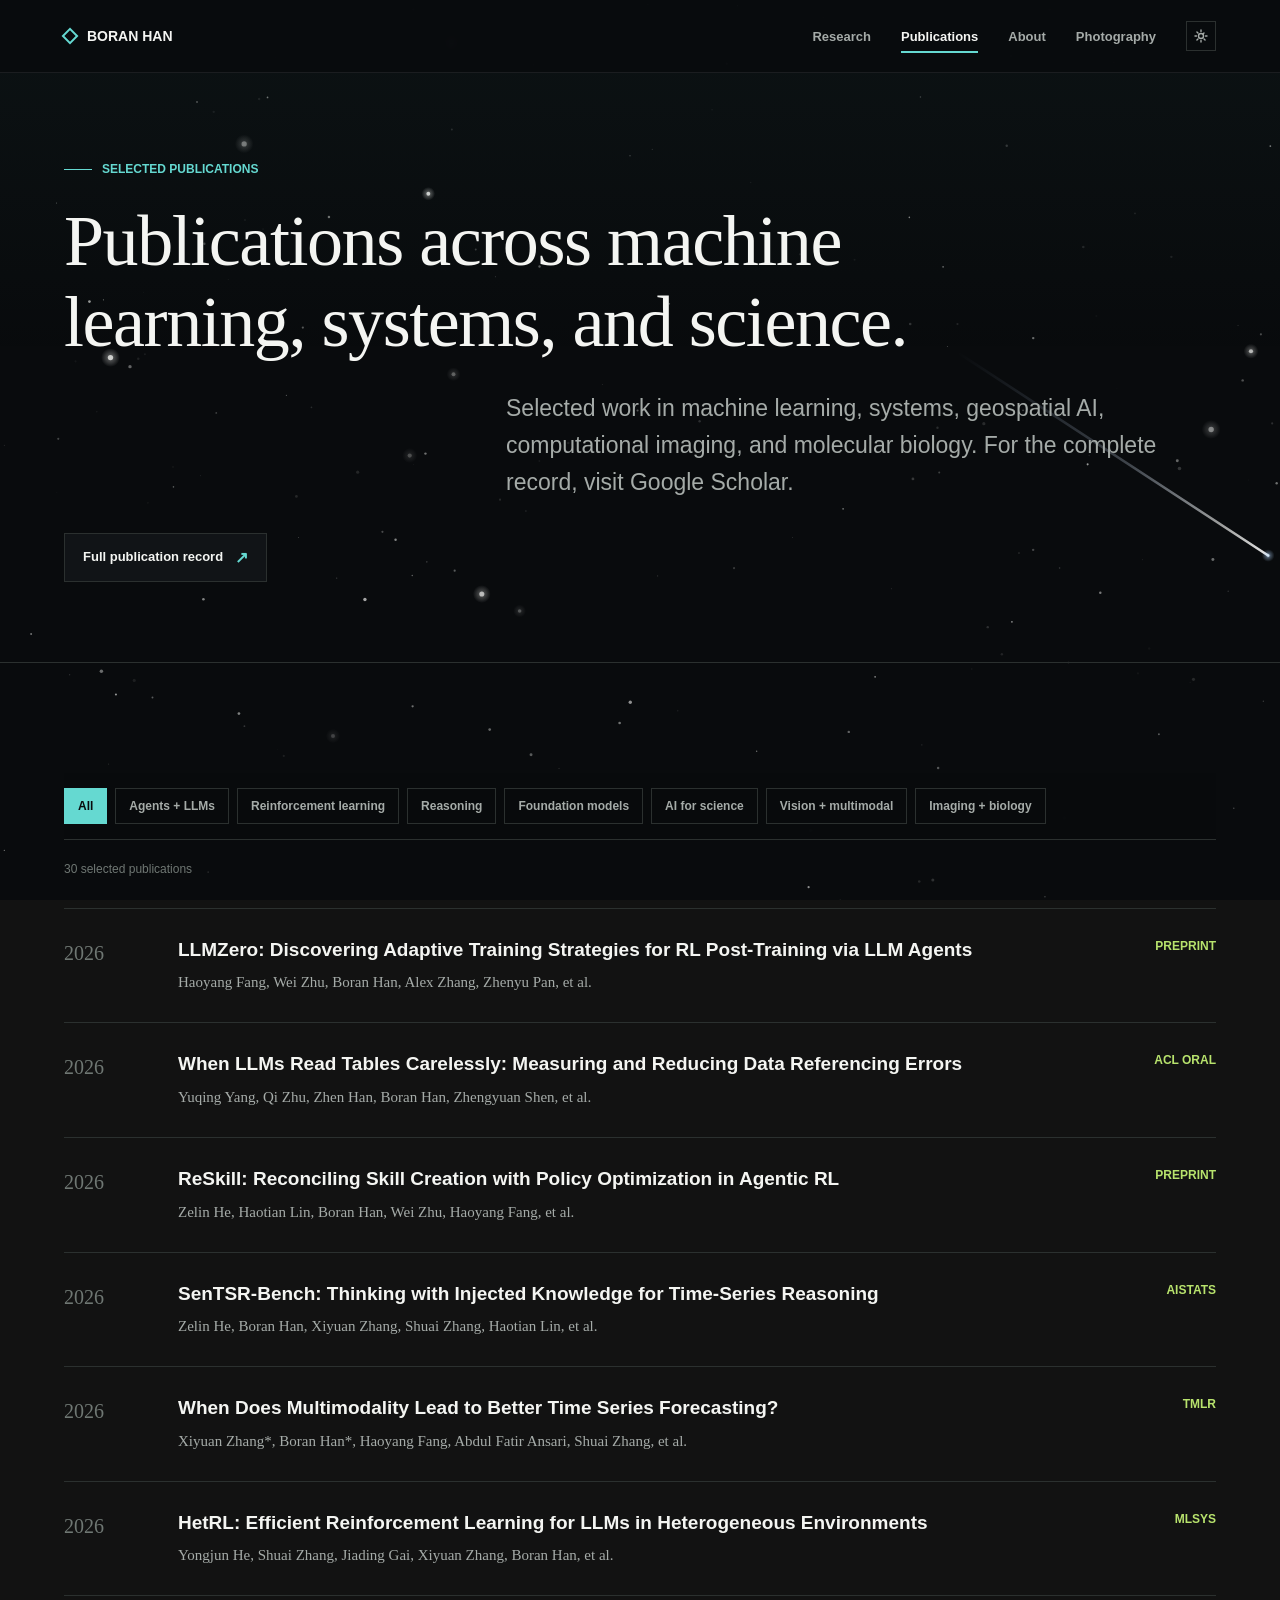
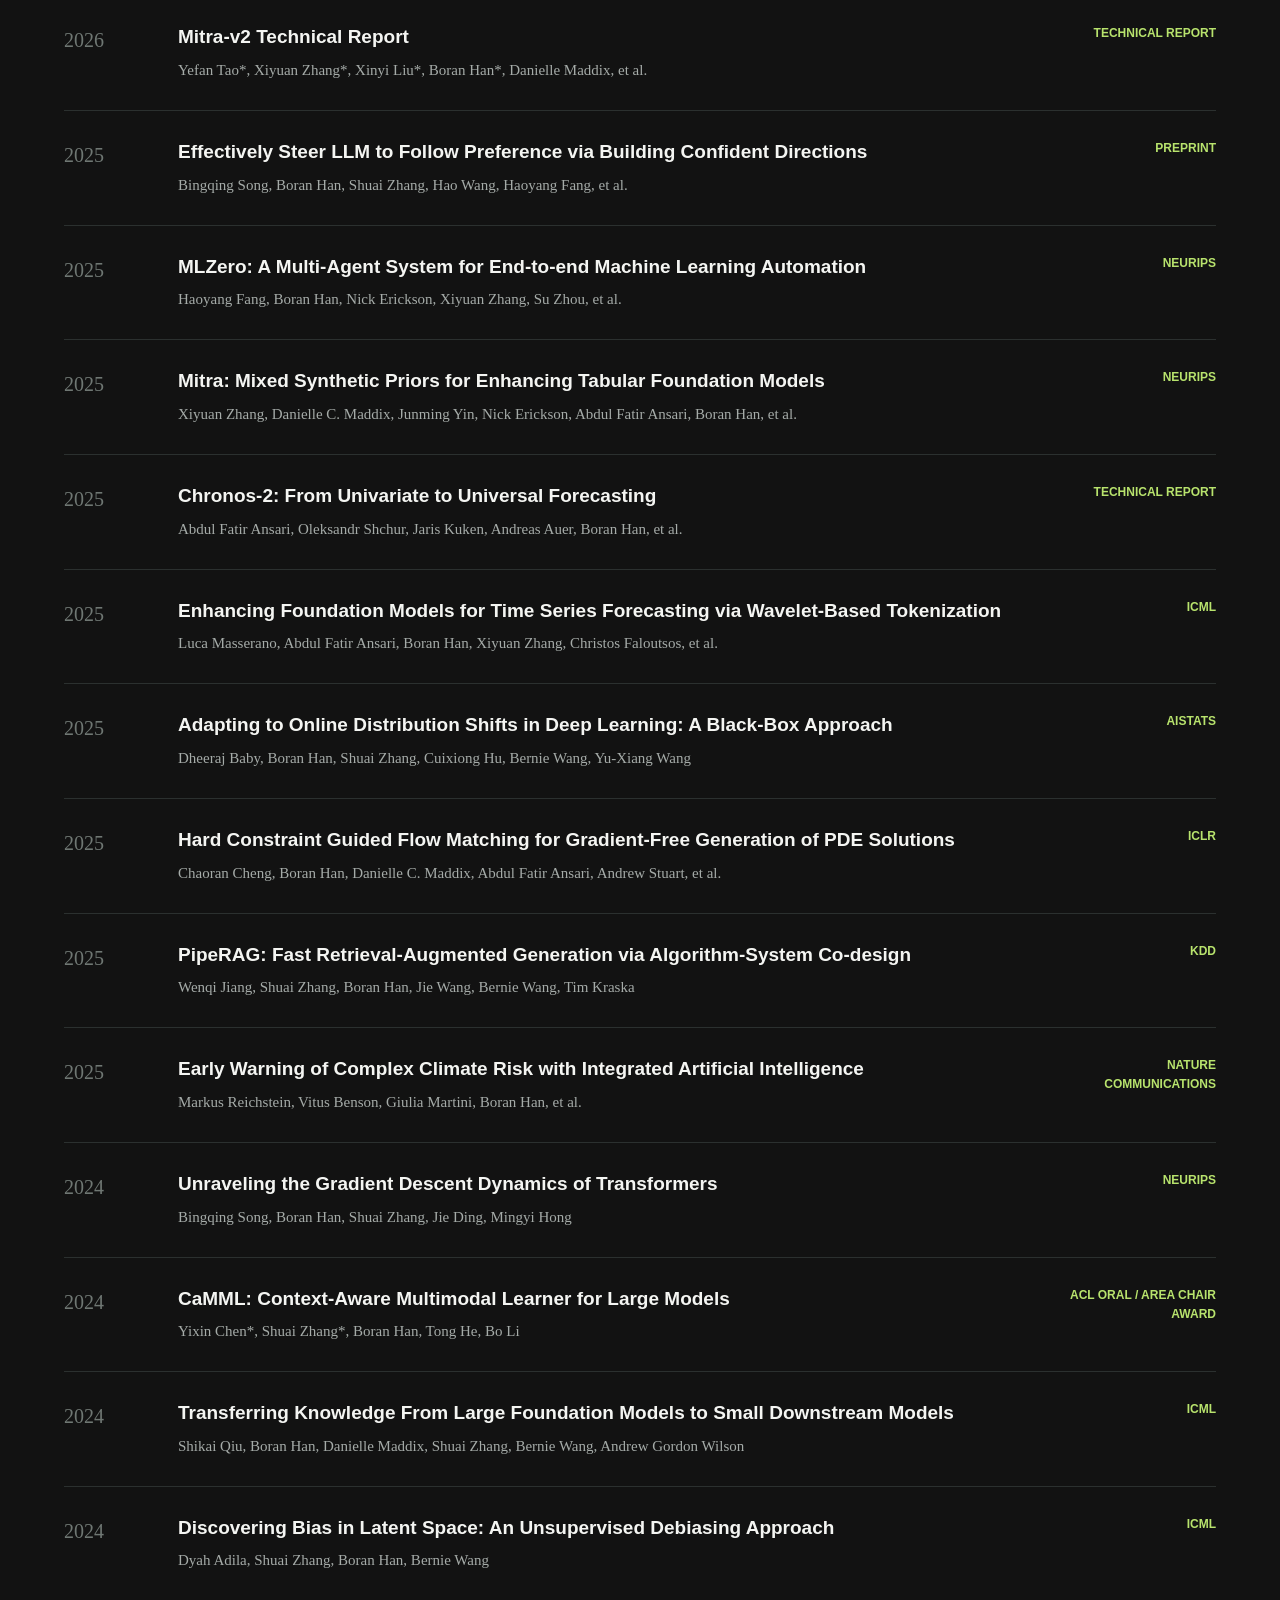
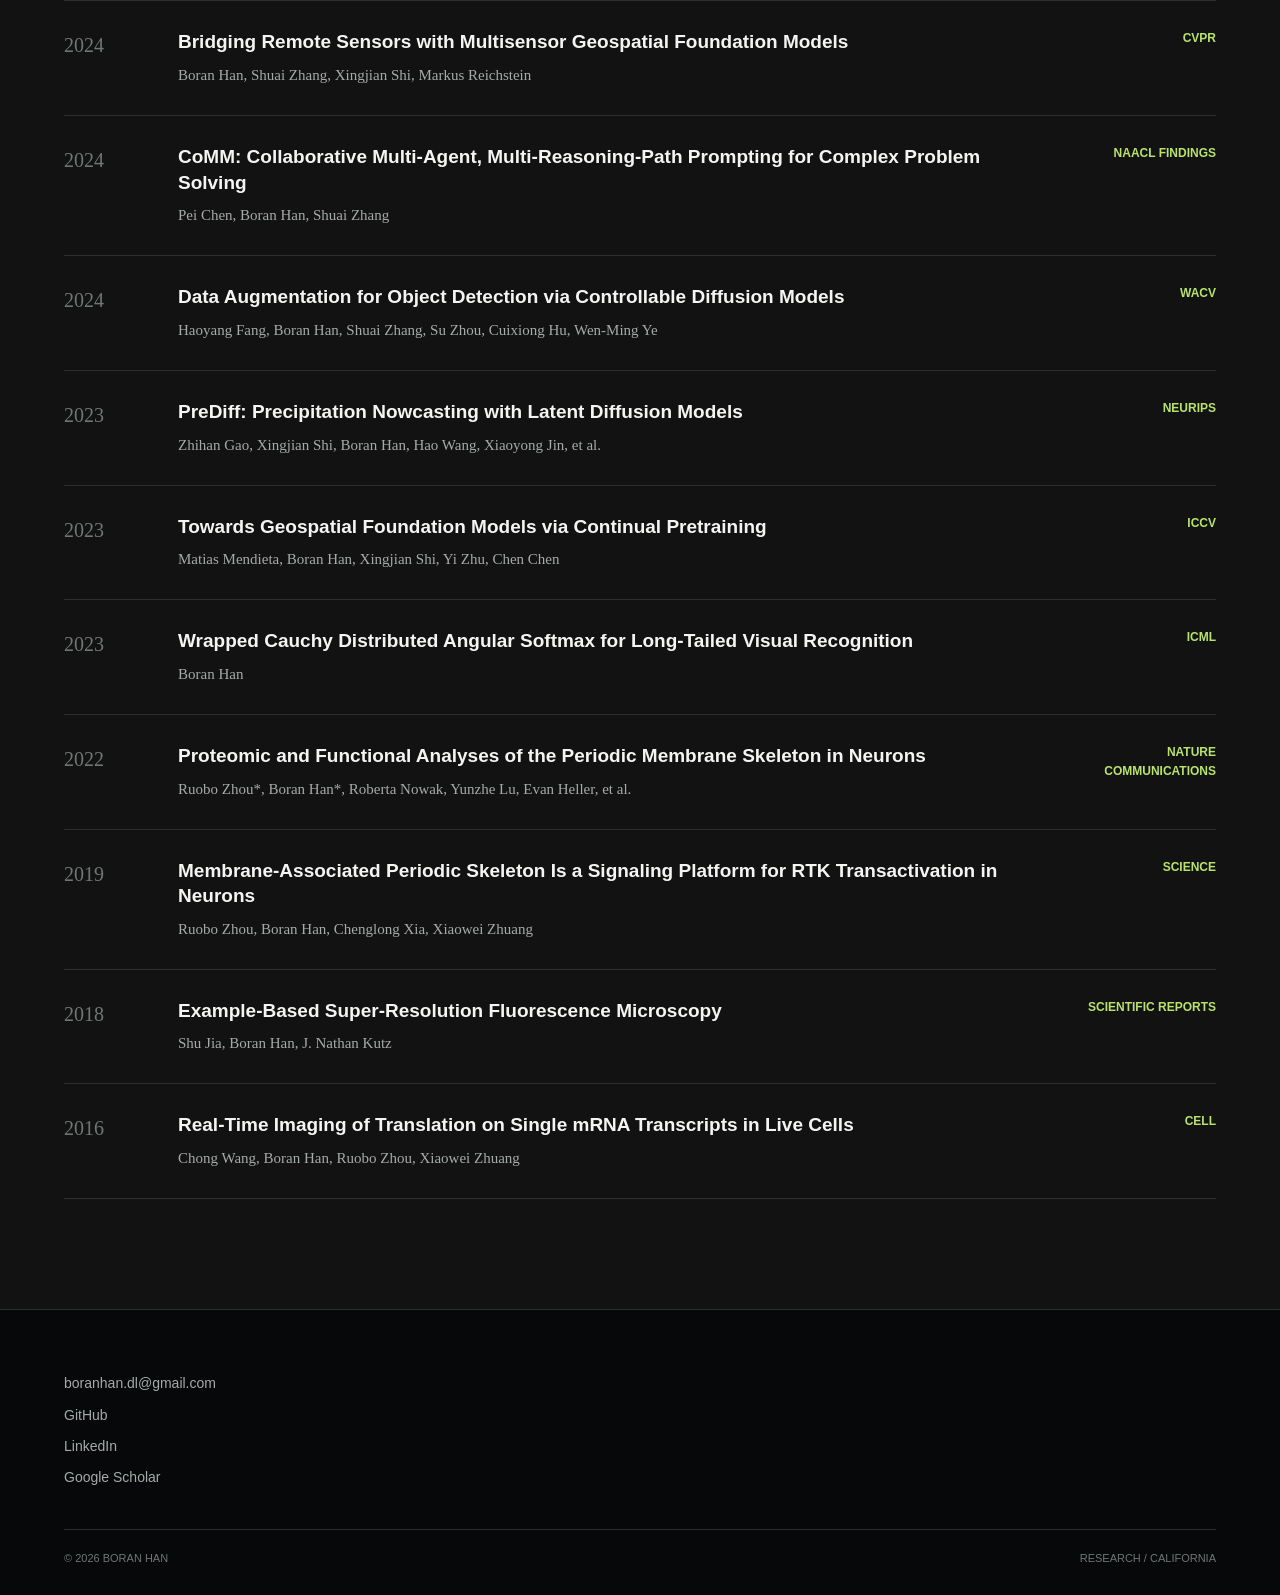
<file: publications/index.html>
<!doctype html>
<html lang="en">
  <head>
    <meta charset="utf-8">
    <meta name="viewport" content="width=device-width, initial-scale=1">
    <meta name="description" content="Selected publications by Boran Han across agentic learning, foundation models, multimodal reasoning, AI for science, and computational imaging.">
    <meta name="theme-color" content="#090b0d">
    <meta property="og:type" content="website">
    <meta property="og:site_name" content="Boran Han">
    <meta property="og:title" content="Publications | Boran Han">
    <meta property="og:description" content="Selected publications across agentic learning, foundation models, multimodal reasoning, AI for science, and computational imaging.">
    <meta property="og:url" content="https://boranhan.github.io/publications/">
    <meta property="og:image" content="https://boranhan.github.io/assets/images/boran-han-social-july-2026.png">
    <meta property="og:image:type" content="image/png">
    <meta property="og:image:width" content="1200">
    <meta property="og:image:height" content="630">
    <meta property="og:image:alt" content="Boran Han, AI Research Scientist">
    <meta name="twitter:card" content="summary_large_image">
    <meta name="twitter:title" content="Publications | Boran Han">
    <meta name="twitter:description" content="Selected publications in agentic learning, foundation models, multimodal reasoning, and AI for science.">
    <meta name="twitter:image" content="https://boranhan.github.io/assets/images/boran-han-social-july-2026.png">
    <meta name="twitter:image:alt" content="Boran Han, AI Research Scientist">
    <link rel="canonical" href="https://boranhan.github.io/publications/">
    <link rel="icon" href="/favicon.ico?v=2">
    <script>(function(){var t=localStorage.getItem('theme');if(t==='light')document.documentElement.setAttribute('data-theme','light');})()</script>
    <link rel="stylesheet" href="/assets/styles.css?v=33">
    <title>Publications | Boran Han</title>
  </head>
  <body>
    <a class="skip-link" href="#main">Skip to content</a>
    <header class="site-header">
      <div class="nav-shell">
        <a class="wordmark" href="/" aria-label="Boran Han, home">
          <span class="wordmark-mark" aria-hidden="true"></span>
          <span>Boran Han</span>
        </a>
        <button class="menu-toggle" type="button" aria-expanded="false" aria-controls="site-navigation" aria-label="Open navigation">
          <span></span><span></span>
        </button>
        <nav class="site-nav" id="site-navigation" aria-label="Primary navigation">
          <a href="/research/">Research</a>
          <a href="/publications/" aria-current="page">Publications</a>
          <a href="/about/">About</a>
          <a href="/photography/">Photography</a>
          <button class="theme-toggle" type="button" aria-label="Switch to light theme">
            <svg class="icon-sun" aria-hidden="true" width="14" height="14" viewBox="0 0 14 14" fill="none"><circle cx="7" cy="7" r="2.5" stroke="currentColor" stroke-width="1.4"/><path d="M7 1v1.5M7 11.5V13M1 7h1.5M11.5 7H13M2.93 2.93l1.06 1.06M10.01 10.01l1.06 1.06M10.01 3.99l-1.06 1.06M3.99 10.01l-1.06 1.06" stroke="currentColor" stroke-width="1.4" stroke-linecap="round"/></svg>
            <svg class="icon-moon" aria-hidden="true" width="14" height="14" viewBox="0 0 14 14" fill="none"><path d="M12 9.4A5.4 5.4 0 0 1 4.6 2a6 6 0 1 0 7.4 7.4Z" stroke="currentColor" stroke-width="1.4" stroke-linejoin="round"/></svg>
          </button>
        </nav>
      </div>
    </header>

    <main id="main">
      <header class="page-hero">
        <div class="page-hero-inner">
          <p class="eyebrow">Selected publications</p>
          <h1 class="page-title">Publications across machine learning, systems, and science.</h1>
          <p class="page-lede">
            Selected work in machine learning, systems, geospatial AI,
            computational imaging, and molecular biology. For the complete record,
            visit Google Scholar.
          </p>
          <div class="page-actions">
            <a class="button" href="https://scholar.google.com/citations?user=Prwxh24AAAAJ" target="_blank" rel="noreferrer">Full publication record</a>
          </div>
        </div>
      </header>

      <section class="section">
        <div class="section-shell">
          <div class="filter-bar" aria-label="Filter selected publications">
            <button class="filter-button" type="button" data-filter="all" aria-pressed="true">All</button>
            <button class="filter-button" type="button" data-filter="agents" aria-pressed="false">Agents + LLMs</button>
            <button class="filter-button" type="button" data-filter="rl" aria-pressed="false">Reinforcement learning</button>
            <button class="filter-button" type="button" data-filter="reasoning" aria-pressed="false">Reasoning</button>
            <button class="filter-button" type="button" data-filter="foundation" aria-pressed="false">Foundation models</button>
            <button class="filter-button" type="button" data-filter="science" aria-pressed="false">AI for science</button>
            <button class="filter-button" type="button" data-filter="vision" aria-pressed="false">Vision + multimodal</button>
            <button class="filter-button" type="button" data-filter="biology" aria-pressed="false">Imaging + biology</button>
          </div>
          <p class="filter-result" aria-live="polite">30 selected publications</p>

          <div class="publication-list">
            <article class="publication" data-categories="rl agents">
              <div class="publication-year">2026</div>
              <div>
                <a href="https://arxiv.org/abs/2606.18388" target="_blank" rel="noreferrer">
                  <h2>LLMZero: Discovering Adaptive Training Strategies for RL Post-Training via LLM Agents</h2>
                </a>
                <p class="publication-authors">Haoyang Fang, Wei Zhu, Boran Han, Alex Zhang, Zhenyu Pan, et al.</p>
              </div>
              <div class="publication-venue">Preprint</div>
            </article>
            <article class="publication" data-categories="reasoning">
              <div class="publication-year">2026</div>
              <div>
                <a href="https://arxiv.org/abs/2606.32029" target="_blank" rel="noreferrer">
                  <h2>When LLMs Read Tables Carelessly: Measuring and Reducing Data Referencing Errors</h2>
                </a>
                <p class="publication-authors">Yuqing Yang, Qi Zhu, Zhen Han, Boran Han, Zhengyuan Shen, et al.</p>
              </div>
              <div class="publication-venue">ACL Oral</div>
            </article>
            <article class="publication" data-categories="rl agents foundation">
              <div class="publication-year">2026</div>
              <div>
                <h2>ReSkill: Reconciling Skill Creation with Policy Optimization in Agentic RL</h2>
                <p class="publication-authors">Zelin He, Haotian Lin, Boran Han, Wei Zhu, Haoyang Fang, et al.</p>
              </div>
              <div class="publication-venue">Preprint</div>
            </article>
            <article class="publication" data-categories="reasoning foundation science">
              <div class="publication-year">2026</div>
              <div>
                <a href="https://arxiv.org/abs/2602.19455" target="_blank" rel="noreferrer">
                  <h2>SenTSR-Bench: Thinking with Injected Knowledge for Time-Series Reasoning</h2>
                </a>
                <p class="publication-authors">Zelin He, Boran Han, Xiyuan Zhang, Shuai Zhang, Haotian Lin, et al.</p>
              </div>
              <div class="publication-venue">AISTATS</div>
            </article>
            <article class="publication" data-categories="reasoning foundation science vision">
              <div class="publication-year">2026</div>
              <div>
                <a href="https://arxiv.org/abs/2506.21611" target="_blank" rel="noreferrer">
                  <h2>When Does Multimodality Lead to Better Time Series Forecasting?</h2>
                </a>
                <p class="publication-authors">Xiyuan Zhang*, Boran Han*, Haoyang Fang, Abdul Fatir Ansari, Shuai Zhang, et al.</p>
              </div>
              <div class="publication-venue">TMLR</div>
            </article>
            <article class="publication" data-categories="rl agents foundation">
              <div class="publication-year">2026</div>
              <div>
                <a href="https://arxiv.org/abs/2512.12476" target="_blank" rel="noreferrer">
                  <h2>HetRL: Efficient Reinforcement Learning for LLMs in Heterogeneous Environments</h2>
                </a>
                <p class="publication-authors">Yongjun He, Shuai Zhang, Jiading Gai, Xiyuan Zhang, Boran Han, et al.</p>
              </div>
              <div class="publication-venue">MLSys</div>
            </article>
            <article class="publication" data-categories="foundation">
              <div class="publication-year">2026</div>
              <div>
                <a href="https://arxiv.org/abs/2609.04540" target="_blank" rel="noreferrer">
                  <h2>Mitra-v2 Technical Report</h2>
                </a>
                <p class="publication-authors">Yefan Tao*, Xiyuan Zhang*, Xinyi Liu*, Boran Han*, Danielle Maddix, et al.</p>
              </div>
              <div class="publication-venue">Technical report</div>
            </article>
            <article class="publication" data-categories="agents foundation">
              <div class="publication-year">2025</div>
              <div>
                <a href="https://arxiv.org/abs/2503.02989" target="_blank" rel="noreferrer">
                  <h2>Effectively Steer LLM to Follow Preference via Building Confident Directions</h2>
                </a>
                <p class="publication-authors">Bingqing Song, Boran Han, Shuai Zhang, Hao Wang, Haoyang Fang, et al.</p>
              </div>
              <div class="publication-venue">Preprint</div>
            </article>
            <article class="publication" data-categories="agents">
              <div class="publication-year">2025</div>
              <div>
                <a href="https://arxiv.org/abs/2505.13941" target="_blank" rel="noreferrer">
                  <h2>MLZero: A Multi-Agent System for End-to-end Machine Learning Automation</h2>
                </a>
                <p class="publication-authors">Haoyang Fang, Boran Han, Nick Erickson, Xiyuan Zhang, Su Zhou, et al.</p>
              </div>
              <div class="publication-venue">NeurIPS</div>
            </article>
            <article class="publication" data-categories="foundation">
              <div class="publication-year">2025</div>
              <div>
                <a href="https://huggingface.co/autogluon/mitra-regressor" target="_blank" rel="noreferrer">
                  <h2>Mitra: Mixed Synthetic Priors for Enhancing Tabular Foundation Models</h2>
                </a>
                <p class="publication-authors">Xiyuan Zhang, Danielle C. Maddix, Junming Yin, Nick Erickson, Abdul Fatir Ansari, Boran Han, et al.</p>
              </div>
              <div class="publication-venue">NeurIPS</div>
            </article>
            <article class="publication" data-categories="foundation science">
              <div class="publication-year">2025</div>
              <div>
                <a href="https://huggingface.co/amazon/chronos-2" target="_blank" rel="noreferrer">
                  <h2>Chronos-2: From Univariate to Universal Forecasting</h2>
                </a>
                <p class="publication-authors">Abdul Fatir Ansari, Oleksandr Shchur, Jaris Kuken, Andreas Auer, Boran Han, et al.</p>
              </div>
              <div class="publication-venue">Technical report</div>
            </article>
            <article class="publication" data-categories="foundation science">
              <div class="publication-year">2025</div>
              <div>
                <a href="https://arxiv.org/abs/2412.05244" target="_blank" rel="noreferrer">
                  <h2>Enhancing Foundation Models for Time Series Forecasting via Wavelet-Based Tokenization</h2>
                </a>
                <p class="publication-authors">Luca Masserano, Abdul Fatir Ansari, Boran Han, Xiyuan Zhang, Christos Faloutsos, et al.</p>
              </div>
              <div class="publication-venue">ICML</div>
            </article>
            <article class="publication" data-categories="foundation vision">
              <div class="publication-year">2025</div>
              <div>
                <a href="https://proceedings.mlr.press/v258/baby25a.html" target="_blank" rel="noreferrer">
                  <h2>Adapting to Online Distribution Shifts in Deep Learning: A Black-Box Approach</h2>
                </a>
                <p class="publication-authors">Dheeraj Baby, Boran Han, Shuai Zhang, Cuixiong Hu, Bernie Wang, Yu-Xiang Wang</p>
              </div>
              <div class="publication-venue">AISTATS</div>
            </article>
            <article class="publication" data-categories="science foundation">
              <div class="publication-year">2025</div>
              <div>
                <h2>Hard Constraint Guided Flow Matching for Gradient-Free Generation of PDE Solutions</h2>
                <p class="publication-authors">Chaoran Cheng, Boran Han, Danielle C. Maddix, Abdul Fatir Ansari, Andrew Stuart, et al.</p>
              </div>
              <div class="publication-venue">ICLR</div>
            </article>
            <article class="publication" data-categories="agents foundation">
              <div class="publication-year">2025</div>
              <div>
                <a href="https://arxiv.org/abs/2403.05676" target="_blank" rel="noreferrer">
                  <h2>PipeRAG: Fast Retrieval-Augmented Generation via Algorithm-System Co-design</h2>
                </a>
                <p class="publication-authors">Wenqi Jiang, Shuai Zhang, Boran Han, Jie Wang, Bernie Wang, Tim Kraska</p>
              </div>
              <div class="publication-venue">KDD</div>
            </article>
            <article class="publication" data-categories="science">
              <div class="publication-year">2025</div>
              <div>
                <h2>Early Warning of Complex Climate Risk with Integrated Artificial Intelligence</h2>
                <p class="publication-authors">Markus Reichstein, Vitus Benson, Giulia Martini, Boran Han, et al.</p>
              </div>
              <div class="publication-venue">Nature Communications</div>
            </article>
            <article class="publication" data-categories="agents foundation">
              <div class="publication-year">2024</div>
              <div>
                <h2>Unraveling the Gradient Descent Dynamics of Transformers</h2>
                <p class="publication-authors">Bingqing Song, Boran Han, Shuai Zhang, Jie Ding, Mingyi Hong</p>
              </div>
              <div class="publication-venue">NeurIPS</div>
            </article>
            <article class="publication" data-categories="reasoning vision foundation">
              <div class="publication-year">2024</div>
              <div>
                <a href="https://arxiv.org/abs/2401.03149" target="_blank" rel="noreferrer">
                  <h2>CaMML: Context-Aware Multimodal Learner for Large Models</h2>
                </a>
                <p class="publication-authors">Yixin Chen*, Shuai Zhang*, Boran Han, Tong He, Bo Li</p>
              </div>
              <div class="publication-venue">ACL Oral / Area Chair Award</div>
            </article>
            <article class="publication" data-categories="foundation">
              <div class="publication-year">2024</div>
              <div>
                <h2>Transferring Knowledge From Large Foundation Models to Small Downstream Models</h2>
                <p class="publication-authors">Shikai Qiu, Boran Han, Danielle Maddix, Shuai Zhang, Bernie Wang, Andrew Gordon Wilson</p>
              </div>
              <div class="publication-venue">ICML</div>
            </article>
            <article class="publication" data-categories="vision foundation">
              <div class="publication-year">2024</div>
              <div>
                <h2>Discovering Bias in Latent Space: An Unsupervised Debiasing Approach</h2>
                <p class="publication-authors">Dyah Adila, Shuai Zhang, Boran Han, Bernie Wang</p>
              </div>
              <div class="publication-venue">ICML</div>
            </article>
            <article class="publication" data-categories="vision foundation science">
              <div class="publication-year">2024</div>
              <div>
                <a href="https://arxiv.org/abs/2404.01260" target="_blank" rel="noreferrer">
                  <h2>Bridging Remote Sensors with Multisensor Geospatial Foundation Models</h2>
                </a>
                <p class="publication-authors">Boran Han, Shuai Zhang, Xingjian Shi, Markus Reichstein</p>
              </div>
              <div class="publication-venue">CVPR</div>
            </article>
            <article class="publication" data-categories="reasoning agents">
              <div class="publication-year">2024</div>
              <div>
                <a href="https://arxiv.org/abs/2404.17729" target="_blank" rel="noreferrer">
                  <h2>CoMM: Collaborative Multi-Agent, Multi-Reasoning-Path Prompting for Complex Problem Solving</h2>
                </a>
                <p class="publication-authors">Pei Chen, Boran Han, Shuai Zhang</p>
              </div>
              <div class="publication-venue">NAACL Findings</div>
            </article>
            <article class="publication" data-categories="vision foundation">
              <div class="publication-year">2024</div>
              <div>
                <a href="https://openaccess.thecvf.com/content/WACV2024/html/Fang_Data_Augmentation_for_Object_Detection_via_Controllable_Diffusion_Models_WACV_2024_paper.html" target="_blank" rel="noreferrer">
                  <h2>Data Augmentation for Object Detection via Controllable Diffusion Models</h2>
                </a>
                <p class="publication-authors">Haoyang Fang, Boran Han, Shuai Zhang, Su Zhou, Cuixiong Hu, Wen-Ming Ye</p>
              </div>
              <div class="publication-venue">WACV</div>
            </article>
            <article class="publication" data-categories="science foundation vision">
              <div class="publication-year">2023</div>
              <div>
                <a href="https://arxiv.org/abs/2307.10422" target="_blank" rel="noreferrer">
                  <h2>PreDiff: Precipitation Nowcasting with Latent Diffusion Models</h2>
                </a>
                <p class="publication-authors">Zhihan Gao, Xingjian Shi, Boran Han, Hao Wang, Xiaoyong Jin, et al.</p>
              </div>
              <div class="publication-venue">NeurIPS</div>
            </article>
            <article class="publication" data-categories="vision foundation science">
              <div class="publication-year">2023</div>
              <div>
                <a href="https://openaccess.thecvf.com/content/ICCV2023/html/Mendieta_Towards_Geospatial_Foundation_Models_via_Continual_Pretraining_ICCV_2023_paper.html" target="_blank" rel="noreferrer">
                  <h2>Towards Geospatial Foundation Models via Continual Pretraining</h2>
                </a>
                <p class="publication-authors">Matias Mendieta, Boran Han, Xingjian Shi, Yi Zhu, Chen Chen</p>
              </div>
              <div class="publication-venue">ICCV</div>
            </article>
            <article class="publication" data-categories="vision foundation">
              <div class="publication-year">2023</div>
              <div>
                <a href="https://dl.acm.org/doi/10.5555/3618408.3618908" target="_blank" rel="noreferrer">
                  <h2>Wrapped Cauchy Distributed Angular Softmax for Long-Tailed Visual Recognition</h2>
                </a>
                <p class="publication-authors">Boran Han</p>
              </div>
              <div class="publication-venue">ICML</div>
            </article>
            <article class="publication" data-categories="biology science">
              <div class="publication-year">2022</div>
              <div>
                <a href="https://www.nature.com/articles/s41467-022-30720-x" target="_blank" rel="noreferrer">
                  <h2>Proteomic and Functional Analyses of the Periodic Membrane Skeleton in Neurons</h2>
                </a>
                <p class="publication-authors">Ruobo Zhou*, Boran Han*, Roberta Nowak, Yunzhe Lu, Evan Heller, et al.</p>
              </div>
              <div class="publication-venue">Nature Communications</div>
            </article>
            <article class="publication" data-categories="biology science">
              <div class="publication-year">2019</div>
              <div>
                <a href="https://www.science.org/doi/full/10.1126/science.aaw5937" target="_blank" rel="noreferrer">
                  <h2>Membrane-Associated Periodic Skeleton Is a Signaling Platform for RTK Transactivation in Neurons</h2>
                </a>
                <p class="publication-authors">Ruobo Zhou, Boran Han, Chenglong Xia, Xiaowei Zhuang</p>
              </div>
              <div class="publication-venue">Science</div>
            </article>
            <article class="publication" data-categories="biology science vision">
              <div class="publication-year">2018</div>
              <div>
                <a href="https://www.nature.com/articles/s41598-018-24033-7" target="_blank" rel="noreferrer">
                  <h2>Example-Based Super-Resolution Fluorescence Microscopy</h2>
                </a>
                <p class="publication-authors">Shu Jia, Boran Han, J. Nathan Kutz</p>
              </div>
              <div class="publication-venue">Scientific Reports</div>
            </article>
            <article class="publication" data-categories="biology science">
              <div class="publication-year">2016</div>
              <div>
                <a href="https://www.cell.com/cell/fulltext/S0092-8674(16)30483-4" target="_blank" rel="noreferrer">
                  <h2>Real-Time Imaging of Translation on Single mRNA Transcripts in Live Cells</h2>
                </a>
                <p class="publication-authors">Chong Wang, Boran Han, Ruobo Zhou, Xiaowei Zhuang</p>
              </div>
              <div class="publication-venue">Cell</div>
            </article>
          </div>
        </div>
      </section>
    </main>

    <footer class="site-footer">
      <div class="footer-shell">
        <div class="footer-top">
          <div class="footer-links">
            <a href="mailto:boranhan.dl@gmail.com">boranhan.dl@gmail.com</a>
            <a href="https://github.com/boranhan" target="_blank" rel="noreferrer">GitHub</a>
            <a href="https://www.linkedin.com/in/boran-han-ba753966/" target="_blank" rel="noreferrer">LinkedIn</a>
            <a href="https://scholar.google.com/citations?user=Prwxh24AAAAJ" target="_blank" rel="noreferrer">Google Scholar</a>
          </div>
        </div>
        <div class="footer-bottom">
          <span>&copy; <span data-year></span> Boran Han</span>
          <span>Research / California</span>
        </div>
      </div>
    </footer>
    <script src="/assets/site.js?v=18" defer></script>
  </body>
</html>
</file>
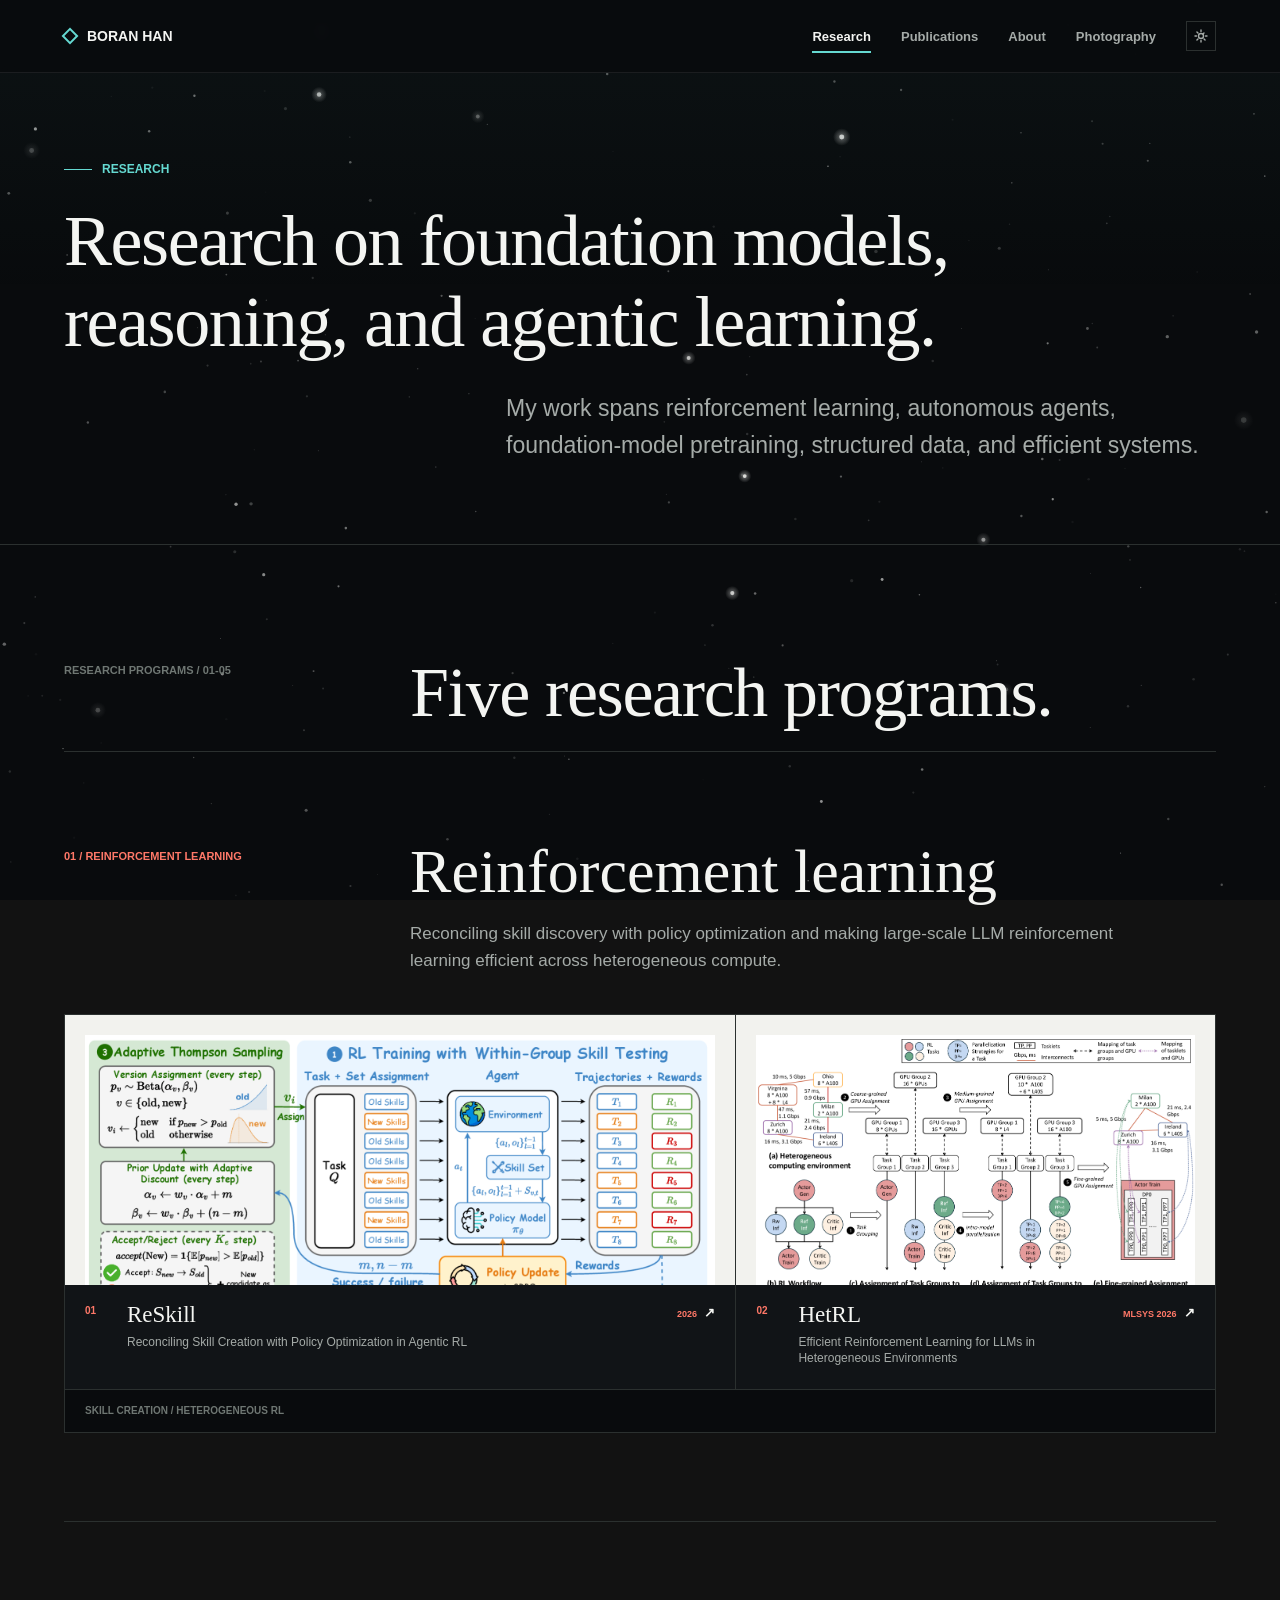
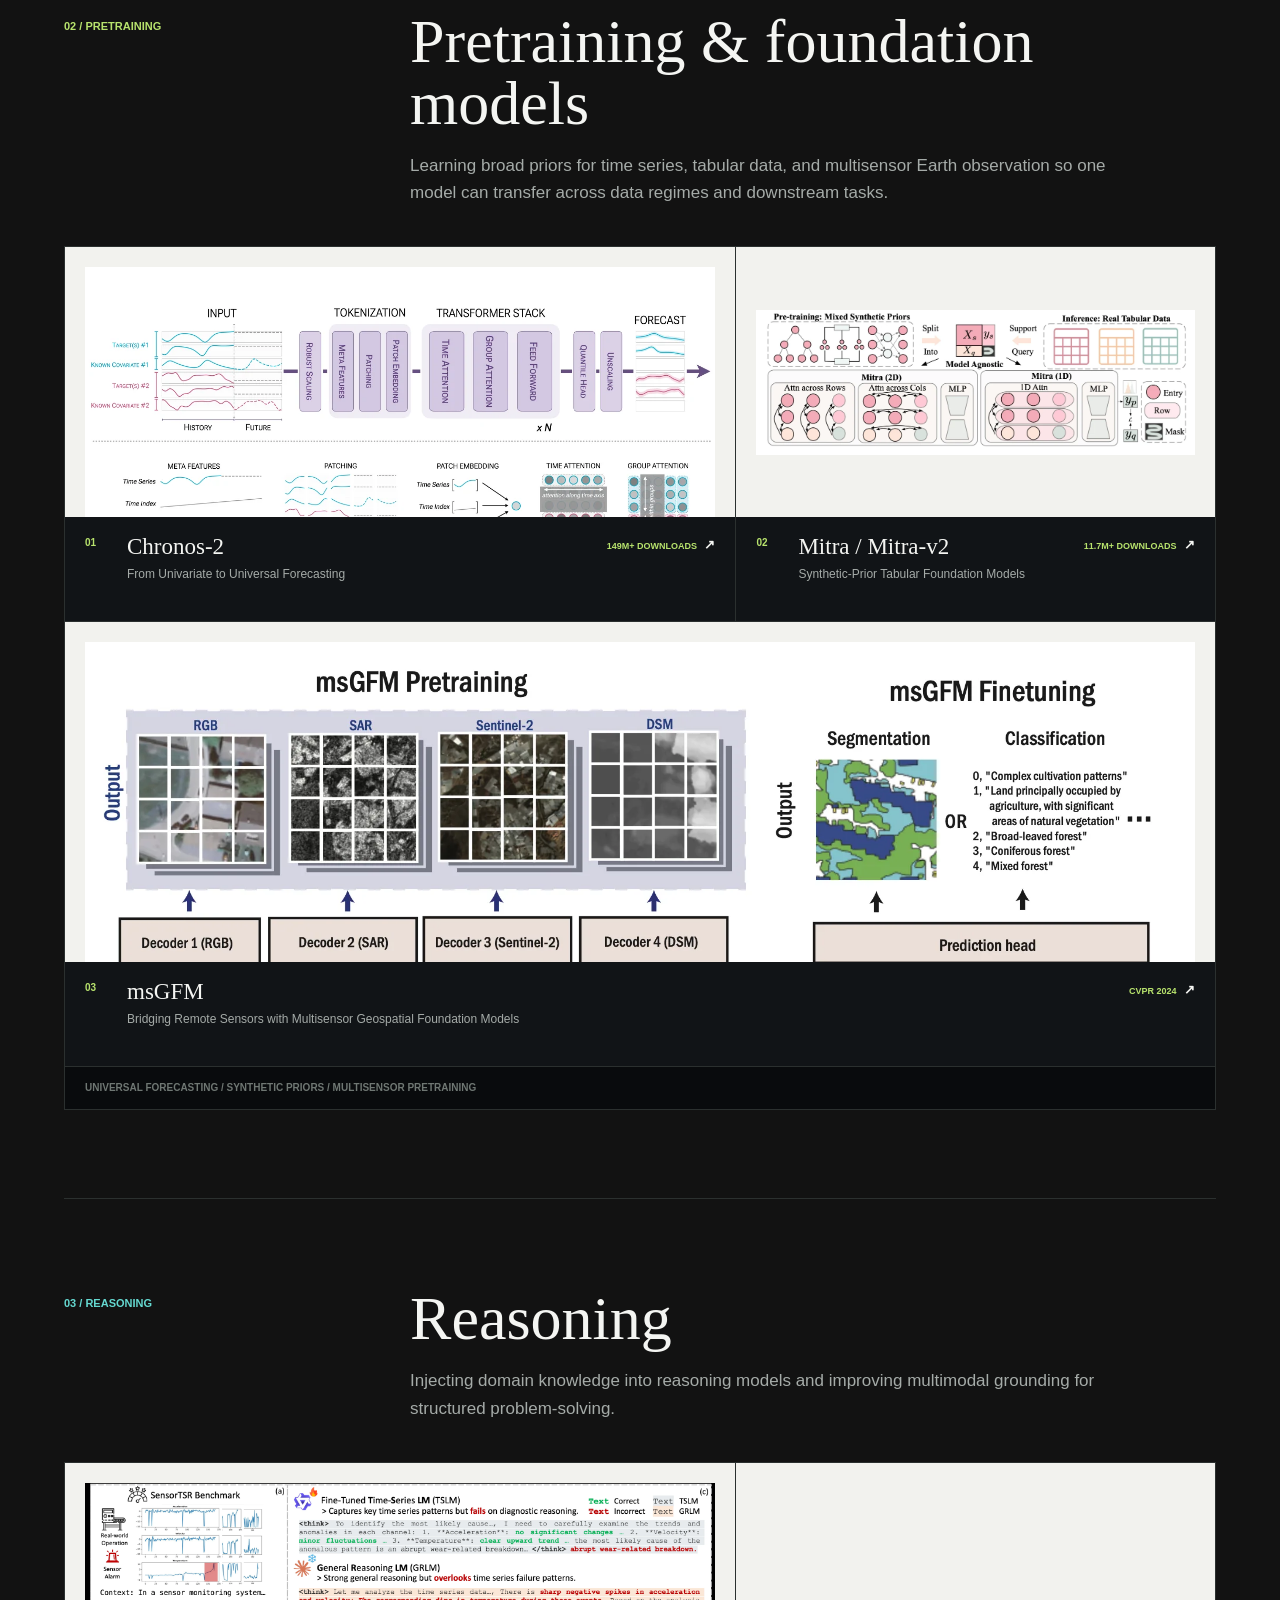
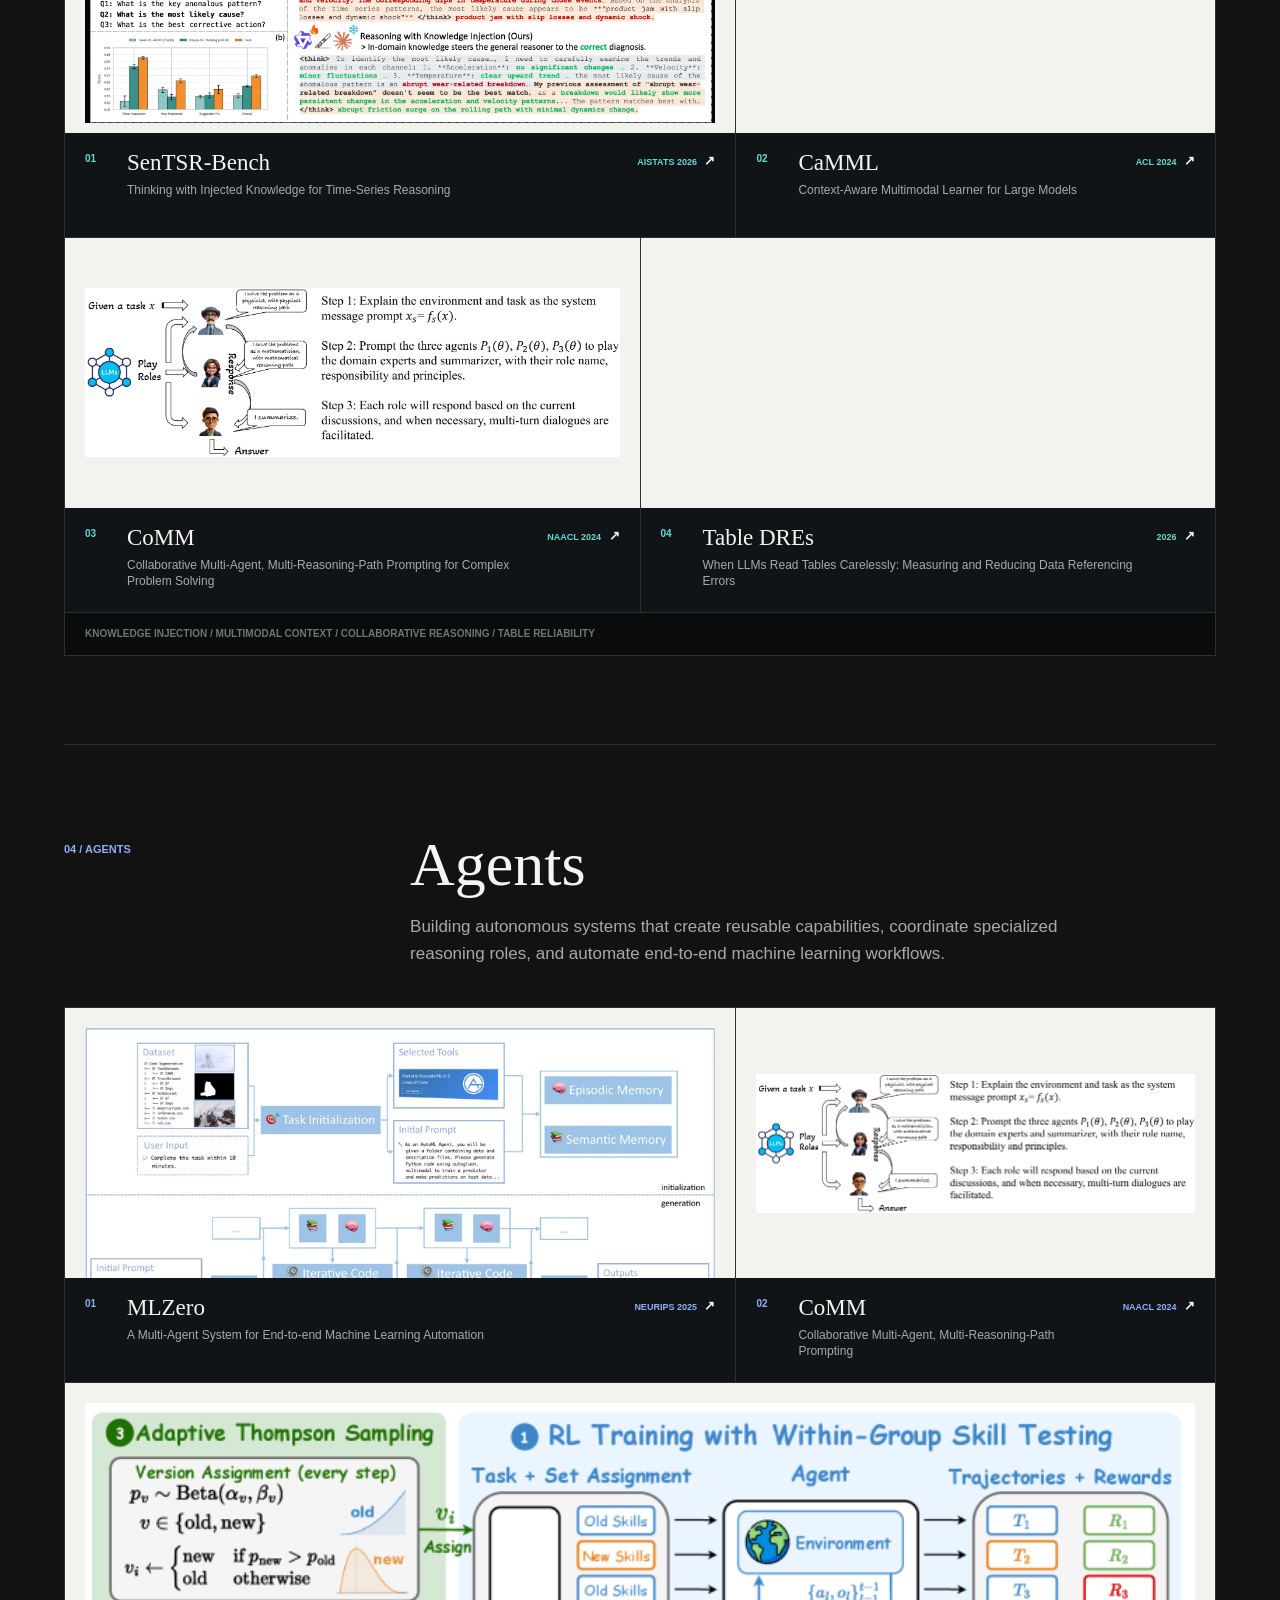
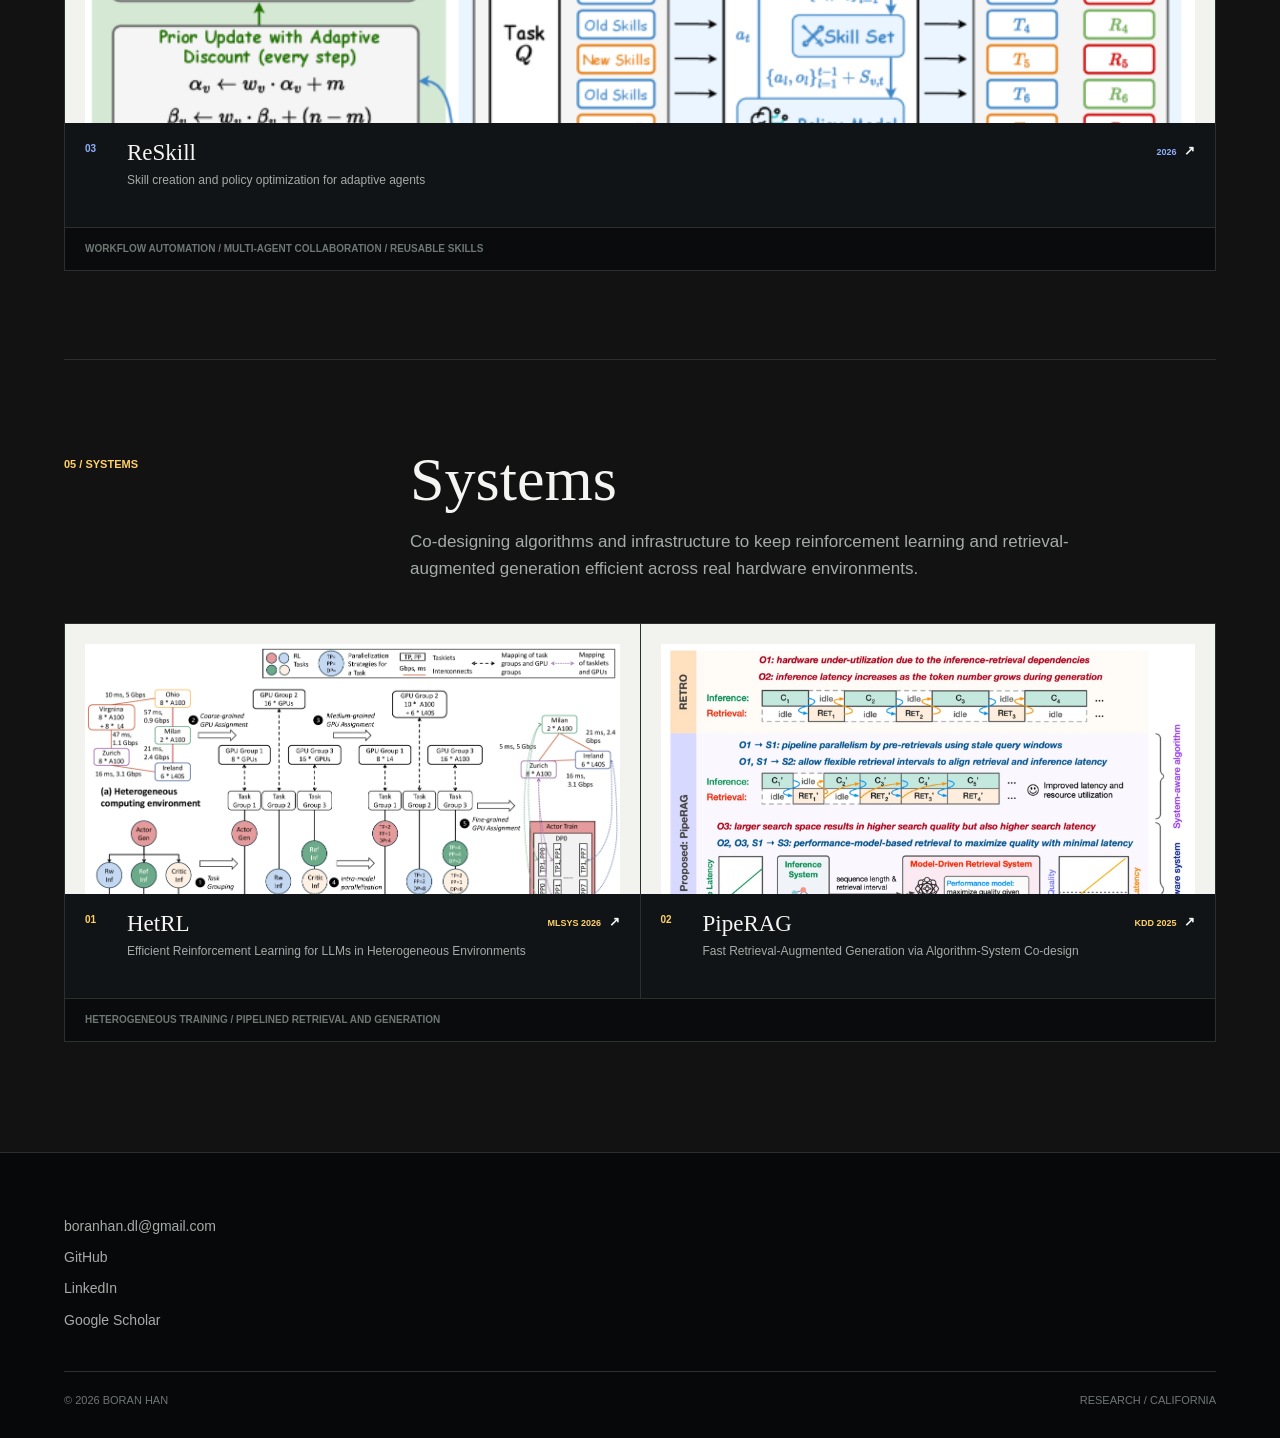
<file: research/index.html>
<!doctype html>
<html lang="en">
  <head>
    <meta charset="utf-8">
    <meta name="viewport" content="width=device-width, initial-scale=1">
    <meta name="description" content="Research by Boran Han in agentic learning, foundation models, multimodal reasoning, geospatial AI, and AI for science.">
    <meta name="theme-color" content="#090b0d">
    <meta property="og:type" content="website">
    <meta property="og:site_name" content="Boran Han">
    <meta property="og:title" content="Research | Boran Han">
    <meta property="og:description" content="Research in agentic learning, foundation models, multimodal reasoning, geospatial AI, and AI for science.">
    <meta property="og:url" content="https://boranhan.github.io/research/">
    <meta property="og:image" content="https://boranhan.github.io/assets/images/boran-han-social-july-2026.png">
    <meta property="og:image:type" content="image/png">
    <meta property="og:image:width" content="1200">
    <meta property="og:image:height" content="630">
    <meta property="og:image:alt" content="Boran Han, AI Research Scientist">
    <meta name="twitter:card" content="summary_large_image">
    <meta name="twitter:title" content="Research | Boran Han">
    <meta name="twitter:description" content="Agentic learning, foundation models, multimodal reasoning, geospatial AI, and AI for science.">
    <meta name="twitter:image" content="https://boranhan.github.io/assets/images/boran-han-social-july-2026.png">
    <meta name="twitter:image:alt" content="Boran Han, AI Research Scientist">
    <link rel="canonical" href="https://boranhan.github.io/research/">
    <link rel="icon" href="/favicon.ico?v=2">
    <script>(function(){var t=localStorage.getItem('theme');if(t==='light')document.documentElement.setAttribute('data-theme','light');})()</script>
    <link rel="stylesheet" href="/assets/styles.css?v=33">
    <title>Research | Boran Han</title>
  </head>
  <body>
    <a class="skip-link" href="#main">Skip to content</a>
    <header class="site-header">
      <div class="nav-shell">
        <a class="wordmark" href="/" aria-label="Boran Han, home">
          <span class="wordmark-mark" aria-hidden="true"></span>
          <span>Boran Han</span>
        </a>
        <button class="menu-toggle" type="button" aria-expanded="false" aria-controls="site-navigation" aria-label="Open navigation">
          <span></span><span></span>
        </button>
        <nav class="site-nav" id="site-navigation" aria-label="Primary navigation">
          <a href="/research/" aria-current="page">Research</a>
          <a href="/publications/">Publications</a>
          <a href="/about/">About</a>
          <a href="/photography/">Photography</a>
          <button class="theme-toggle" type="button" aria-label="Switch to light theme">
            <svg class="icon-sun" aria-hidden="true" width="14" height="14" viewBox="0 0 14 14" fill="none"><circle cx="7" cy="7" r="2.5" stroke="currentColor" stroke-width="1.4"/><path d="M7 1v1.5M7 11.5V13M1 7h1.5M11.5 7H13M2.93 2.93l1.06 1.06M10.01 10.01l1.06 1.06M10.01 3.99l-1.06 1.06M3.99 10.01l-1.06 1.06" stroke="currentColor" stroke-width="1.4" stroke-linecap="round"/></svg>
            <svg class="icon-moon" aria-hidden="true" width="14" height="14" viewBox="0 0 14 14" fill="none"><path d="M12 9.4A5.4 5.4 0 0 1 4.6 2a6 6 0 1 0 7.4 7.4Z" stroke="currentColor" stroke-width="1.4" stroke-linejoin="round"/></svg>
          </button>
        </nav>
      </div>
    </header>

    <main id="main">
      <header class="page-hero">
        <div class="page-hero-inner">
          <p class="eyebrow">Research</p>
          <h1 class="page-title">Research on foundation models, reasoning, and agentic learning.</h1>
          <p class="page-lede">
            My work spans reinforcement learning, autonomous agents,
            foundation-model pretraining, structured data, and efficient systems.
          </p>
        </div>
      </header>

      <section class="section">
        <div class="section-shell research-programs">
          <div class="section-intro reveal">
            <p class="section-label">Research programs / 01-05</p>
            <h2>Five research programs.</h2>
          </div>

          <section class="research-program research-program--rl reveal" aria-labelledby="rl-title">
            <header class="research-program-header">
              <p class="research-program-number">01 / Reinforcement learning</p>
              <div>
                <h2 id="rl-title">Reinforcement learning</h2>
                <p>
                  Reconciling skill discovery with policy optimization and making large-scale
                  LLM reinforcement learning efficient across heterogeneous compute.
                </p>
              </div>
            </header>
            <figure class="research-collage">
              <div class="research-collage-grid">
                <a class="collage-panel collage-panel--seven" href="https://arxiv.org/abs/2606.01619" target="_blank" rel="noreferrer">
                  <span class="collage-visual">
                    <img src="/assets/images/reskill.webp" alt="ReSkill framework for skill creation and policy optimization in agentic reinforcement learning" loading="lazy" decoding="async">
                  </span>
                  <span class="collage-label">
                    <span class="collage-index">01</span>
                    <span class="collage-title"><strong>ReSkill</strong><small>Reconciling Skill Creation with Policy Optimization in Agentic RL</small></span>
                    <span class="collage-venue">2026 <span aria-hidden="true">&nearr;</span></span>
                  </span>
                </a>
                <a class="collage-panel collage-panel--five" href="https://arxiv.org/abs/2512.12476" target="_blank" rel="noreferrer">
                  <span class="collage-visual">
                    <img src="/assets/images/hetrl.webp" alt="HetRL reinforcement learning framework for heterogeneous compute environments" loading="lazy" decoding="async">
                  </span>
                  <span class="collage-label">
                    <span class="collage-index">02</span>
                    <span class="collage-title"><strong>HetRL</strong><small>Efficient Reinforcement Learning for LLMs in Heterogeneous Environments</small></span>
                    <span class="collage-venue">MLSys 2026 <span aria-hidden="true">&nearr;</span></span>
                  </span>
                </a>
              </div>
              <figcaption>Skill creation / heterogeneous RL</figcaption>
            </figure>
          </section>

          <section class="research-program research-program--pretraining reveal" aria-labelledby="pretraining-title">
            <header class="research-program-header">
              <p class="research-program-number">02 / Pretraining</p>
              <div>
                <h2 id="pretraining-title">Pretraining &amp; foundation models</h2>
                <p>
                  Learning broad priors for time series, tabular data, and multisensor Earth
                  observation so one model can transfer across data regimes and downstream tasks.
                </p>
              </div>
            </header>
            <figure class="research-collage">
              <div class="research-collage-grid">
                <a class="collage-panel collage-panel--seven" href="https://huggingface.co/amazon/chronos-2" target="_blank" rel="noreferrer">
                  <span class="collage-visual">
                    <img src="/assets/images/chronos-2.webp" alt="Chronos-2 architecture for universal time-series forecasting" loading="lazy" decoding="async">
                  </span>
                  <span class="collage-label">
                    <span class="collage-index">01</span>
                    <span class="collage-title"><strong>Chronos-2</strong><small>From Univariate to Universal Forecasting</small></span>
                    <span class="collage-venue">149M+ downloads <span aria-hidden="true">&nearr;</span></span>
                  </span>
                </a>
                <a class="collage-panel collage-panel--five" href="https://huggingface.co/autogluon/mitra-regressor" target="_blank" rel="noreferrer">
                  <span class="collage-visual">
                    <img src="/assets/images/mitra.webp" alt="Mitra and Mitra-v2 synthetic-prior tabular foundation models" loading="lazy" decoding="async">
                  </span>
                  <span class="collage-label">
                    <span class="collage-index">02</span>
                    <span class="collage-title"><strong>Mitra / Mitra-v2</strong><small>Synthetic-Prior Tabular Foundation Models</small></span>
                    <span class="collage-venue">11.7M+ downloads <span aria-hidden="true">&nearr;</span></span>
                  </span>
                </a>
                <a class="collage-panel collage-panel--full" href="https://arxiv.org/abs/2404.01260" target="_blank" rel="noreferrer">
                  <span class="collage-visual">
                    <img src="/assets/images/msgfm.webp" alt="msGFM cross-sensor pretraining and downstream transfer architecture" loading="lazy" decoding="async">
                  </span>
                  <span class="collage-label">
                    <span class="collage-index">03</span>
                    <span class="collage-title"><strong>msGFM</strong><small>Bridging Remote Sensors with Multisensor Geospatial Foundation Models</small></span>
                    <span class="collage-venue">CVPR 2024 <span aria-hidden="true">&nearr;</span></span>
                  </span>
                </a>
              </div>
              <figcaption>Universal forecasting / synthetic priors / multisensor pretraining</figcaption>
            </figure>
          </section>

          <section class="research-program research-program--reasoning reveal" aria-labelledby="reasoning-title">
            <header class="research-program-header">
              <p class="research-program-number">03 / Reasoning</p>
              <div>
                <h2 id="reasoning-title">Reasoning</h2>
                <p>
                  Injecting domain knowledge into reasoning models and improving multimodal
                  grounding for structured problem-solving.
                </p>
              </div>
            </header>
            <figure class="research-collage">
              <div class="research-collage-grid">
                <a class="collage-panel collage-panel--seven" href="https://arxiv.org/abs/2602.19455" target="_blank" rel="noreferrer">
                  <span class="collage-visual">
                    <img src="/assets/images/sentsr.webp" alt="SenTSR-Bench knowledge injection and time-series reasoning framework" loading="lazy" decoding="async">
                  </span>
                  <span class="collage-label">
                    <span class="collage-index">01</span>
                    <span class="collage-title"><strong>SenTSR-Bench</strong><small>Thinking with Injected Knowledge for Time-Series Reasoning</small></span>
                    <span class="collage-venue">AISTATS 2026 <span aria-hidden="true">&nearr;</span></span>
                  </span>
                </a>
                <a class="collage-panel collage-panel--five" href="https://arxiv.org/abs/2401.03149" target="_blank" rel="noreferrer">
                  <span class="collage-visual">
                    <img src="/assets/images/camml.webp" alt="CaMML examples of context-aware multimodal reasoning" loading="lazy" decoding="async">
                  </span>
                  <span class="collage-label">
                    <span class="collage-index">02</span>
                    <span class="collage-title"><strong>CaMML</strong><small>Context-Aware Multimodal Learner for Large Models</small></span>
                    <span class="collage-venue">ACL 2024 <span aria-hidden="true">&nearr;</span></span>
                  </span>
                </a>
                <a class="collage-panel collage-panel--six" href="https://arxiv.org/abs/2404.17729" target="_blank" rel="noreferrer">
                  <span class="collage-visual">
                    <img src="/assets/images/comm.webp" alt="CoMM collaborative multi-agent and multi-reasoning-path prompting method" loading="lazy" decoding="async">
                  </span>
                  <span class="collage-label">
                    <span class="collage-index">03</span>
                    <span class="collage-title"><strong>CoMM</strong><small>Collaborative Multi-Agent, Multi-Reasoning-Path Prompting for Complex Problem Solving</small></span>
                    <span class="collage-venue">NAACL 2024 <span aria-hidden="true">&nearr;</span></span>
                  </span>
                </a>
                <a class="collage-panel collage-panel--six" href="https://arxiv.org/abs/2606.32029" target="_blank" rel="noreferrer">
                  <span class="collage-visual">
                    <img src="/assets/images/table-dre.webp" alt="Examples of incorrect citation and omitted information when language models reason over tables" loading="lazy" decoding="async">
                  </span>
                  <span class="collage-label">
                    <span class="collage-index">04</span>
                    <span class="collage-title"><strong>Table DREs</strong><small>When LLMs Read Tables Carelessly: Measuring and Reducing Data Referencing Errors</small></span>
                    <span class="collage-venue">2026 <span aria-hidden="true">&nearr;</span></span>
                  </span>
                </a>
              </div>
              <figcaption>Knowledge injection / multimodal context / collaborative reasoning / table reliability</figcaption>
            </figure>
          </section>

          <section class="research-program research-program--agents reveal" aria-labelledby="agents-title">
            <header class="research-program-header">
              <p class="research-program-number">04 / Agents</p>
              <div>
                <h2 id="agents-title">Agents</h2>
                <p>
                  Building autonomous systems that create reusable capabilities, coordinate
                  specialized reasoning roles, and automate end-to-end machine learning workflows.
                </p>
              </div>
            </header>
            <figure class="research-collage">
              <div class="research-collage-grid">
                <a class="collage-panel collage-panel--seven" href="https://arxiv.org/abs/2505.13941" target="_blank" rel="noreferrer">
                  <span class="collage-visual">
                    <img src="/assets/images/mlzero.webp" alt="MLZero multi-agent system for end-to-end machine learning automation" loading="lazy" decoding="async">
                  </span>
                  <span class="collage-label">
                    <span class="collage-index">01</span>
                    <span class="collage-title"><strong>MLZero</strong><small>A Multi-Agent System for End-to-end Machine Learning Automation</small></span>
                    <span class="collage-venue">NeurIPS 2025 <span aria-hidden="true">&nearr;</span></span>
                  </span>
                </a>
                <a class="collage-panel collage-panel--five" href="https://arxiv.org/abs/2404.17729" target="_blank" rel="noreferrer">
                  <span class="collage-visual">
                    <img src="/assets/images/comm.webp" alt="CoMM collaborative multi-agent and multi-reasoning-path prompting method" loading="lazy" decoding="async">
                  </span>
                  <span class="collage-label">
                    <span class="collage-index">02</span>
                    <span class="collage-title"><strong>CoMM</strong><small>Collaborative Multi-Agent, Multi-Reasoning-Path Prompting</small></span>
                    <span class="collage-venue">NAACL 2024 <span aria-hidden="true">&nearr;</span></span>
                  </span>
                </a>
                <a class="collage-panel collage-panel--full" href="https://arxiv.org/abs/2606.01619" target="_blank" rel="noreferrer">
                  <span class="collage-visual">
                    <img src="/assets/images/reskill.webp" alt="ReSkill agent creating and evaluating reusable skills during policy optimization" loading="lazy" decoding="async">
                  </span>
                  <span class="collage-label">
                    <span class="collage-index">03</span>
                    <span class="collage-title"><strong>ReSkill</strong><small>Skill creation and policy optimization for adaptive agents</small></span>
                    <span class="collage-venue">2026 <span aria-hidden="true">&nearr;</span></span>
                  </span>
                </a>
              </div>
              <figcaption>Workflow automation / multi-agent collaboration / reusable skills</figcaption>
            </figure>
          </section>

          <section class="research-program research-program--systems reveal" aria-labelledby="systems-title">
            <header class="research-program-header">
              <p class="research-program-number">05 / Systems</p>
              <div>
                <h2 id="systems-title">Systems</h2>
                <p>
                  Co-designing algorithms and infrastructure to keep reinforcement learning and
                  retrieval-augmented generation efficient across real hardware environments.
                </p>
              </div>
            </header>
            <figure class="research-collage">
              <div class="research-collage-grid">
                <a class="collage-panel collage-panel--six" href="https://arxiv.org/abs/2512.12476" target="_blank" rel="noreferrer">
                  <span class="collage-visual">
                    <img src="/assets/images/hetrl.webp" alt="HetRL reinforcement learning framework for heterogeneous compute environments" loading="lazy" decoding="async">
                  </span>
                  <span class="collage-label">
                    <span class="collage-index">01</span>
                    <span class="collage-title"><strong>HetRL</strong><small>Efficient Reinforcement Learning for LLMs in Heterogeneous Environments</small></span>
                    <span class="collage-venue">MLSys 2026 <span aria-hidden="true">&nearr;</span></span>
                  </span>
                </a>
                <a class="collage-panel collage-panel--six" href="https://arxiv.org/abs/2403.05676" target="_blank" rel="noreferrer">
                  <span class="collage-visual">
                    <img src="/assets/images/piperag.webp" alt="PipeRAG pipeline parallel retrieval and generation system" loading="lazy" decoding="async">
                  </span>
                  <span class="collage-label">
                    <span class="collage-index">02</span>
                    <span class="collage-title"><strong>PipeRAG</strong><small>Fast Retrieval-Augmented Generation via Algorithm-System Co-design</small></span>
                    <span class="collage-venue">KDD 2025 <span aria-hidden="true">&nearr;</span></span>
                  </span>
                </a>
              </div>
              <figcaption>Heterogeneous training / pipelined retrieval and generation</figcaption>
            </figure>
          </section>
        </div>
      </section>
    </main>

    <footer class="site-footer">
      <div class="footer-shell">
        <div class="footer-top">
          <div class="footer-links">
            <a href="mailto:boranhan.dl@gmail.com">boranhan.dl@gmail.com</a>
            <a href="https://github.com/boranhan" target="_blank" rel="noreferrer">GitHub</a>
            <a href="https://www.linkedin.com/in/boran-han-ba753966/" target="_blank" rel="noreferrer">LinkedIn</a>
            <a href="https://scholar.google.com/citations?user=Prwxh24AAAAJ" target="_blank" rel="noreferrer">Google Scholar</a>
          </div>
        </div>
        <div class="footer-bottom">
          <span>&copy; <span data-year></span> Boran Han</span>
          <span>Research / California</span>
        </div>
      </div>
    </footer>
    <script src="/assets/site.js?v=18" defer></script>
  </body>
</html>
</file>
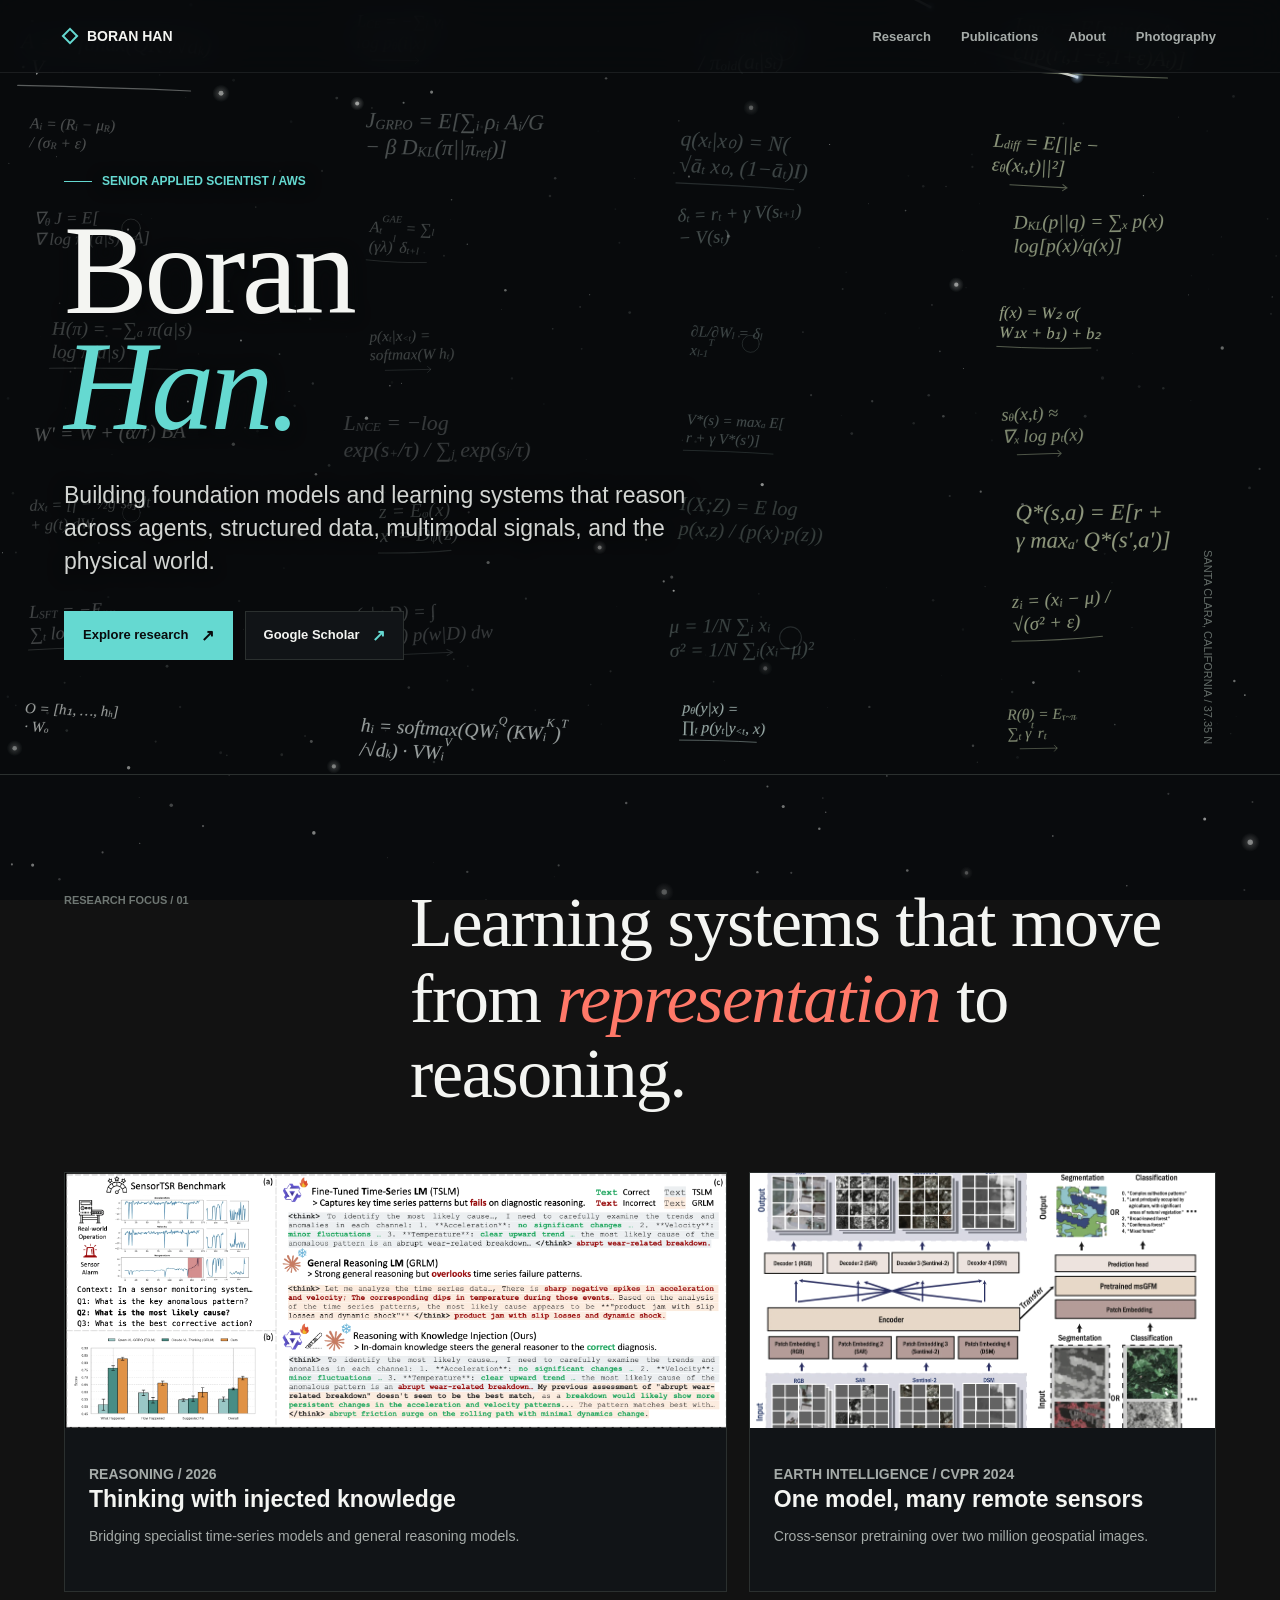
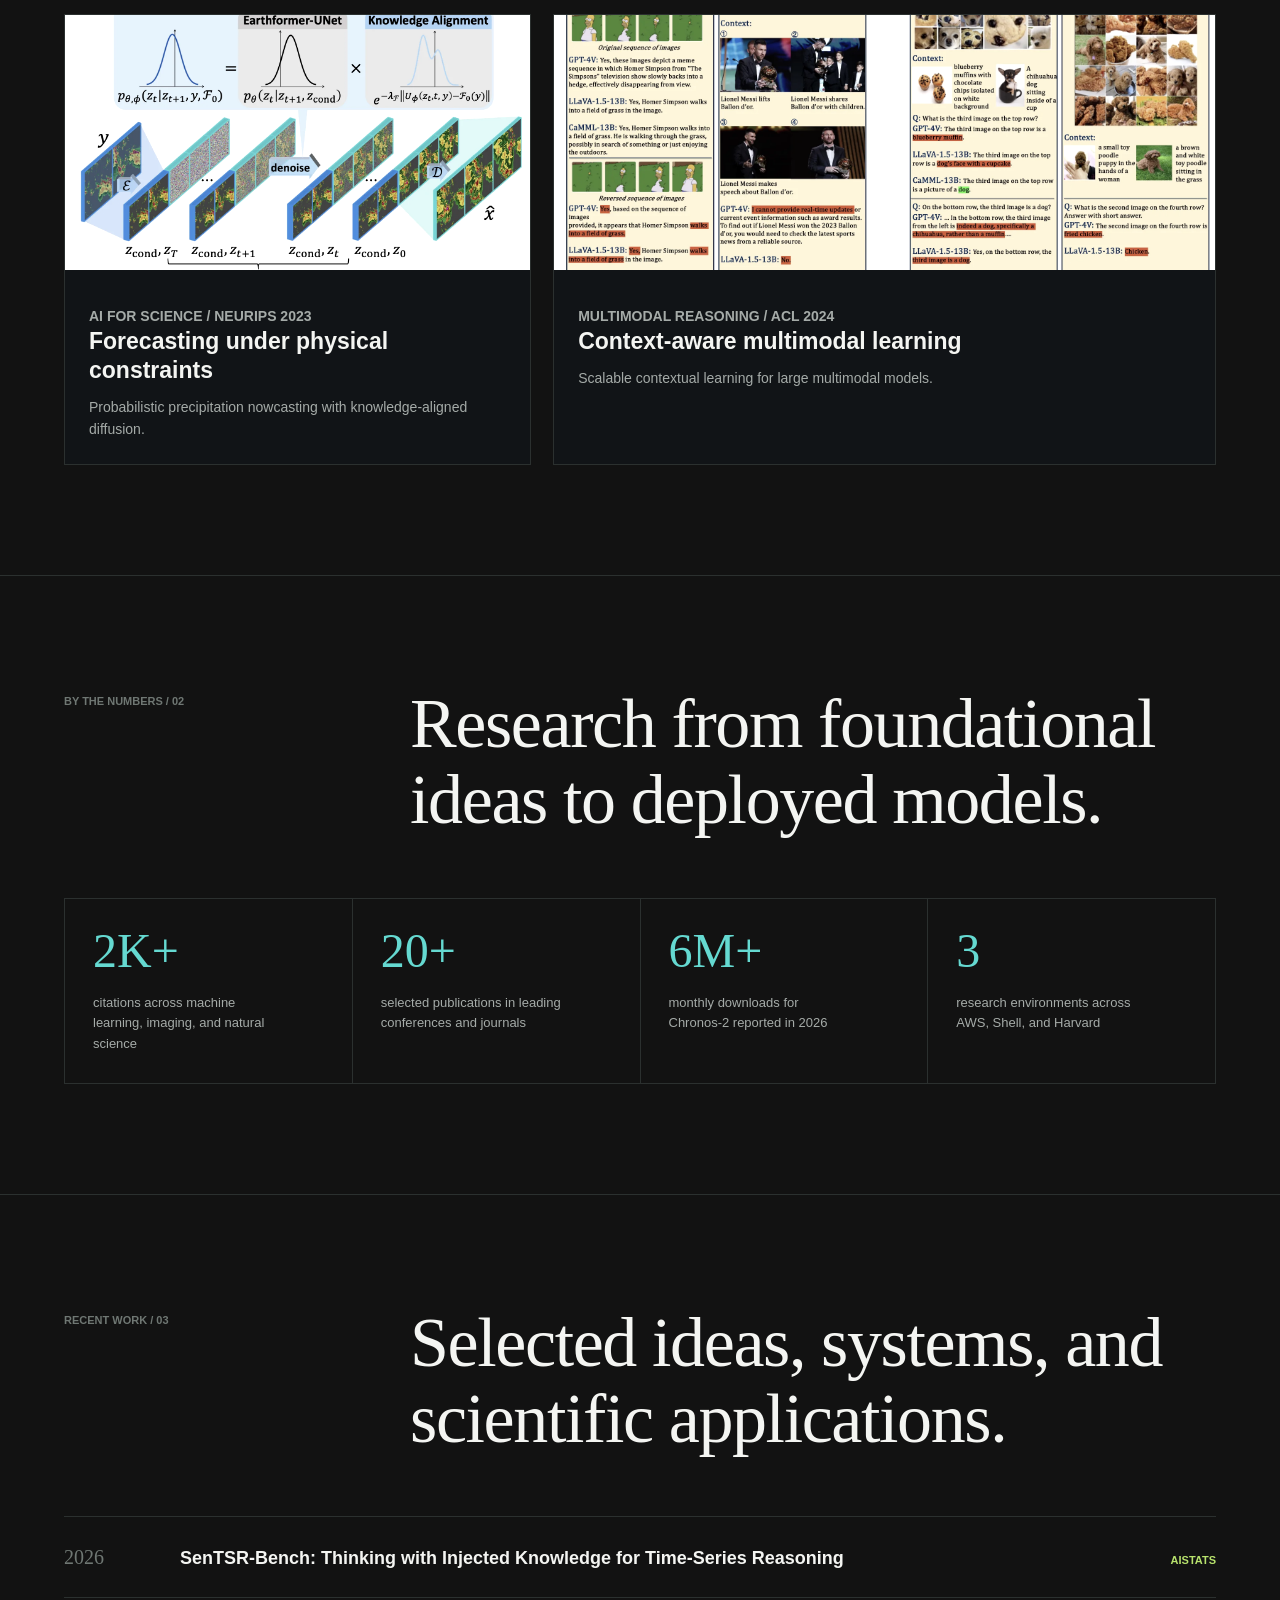
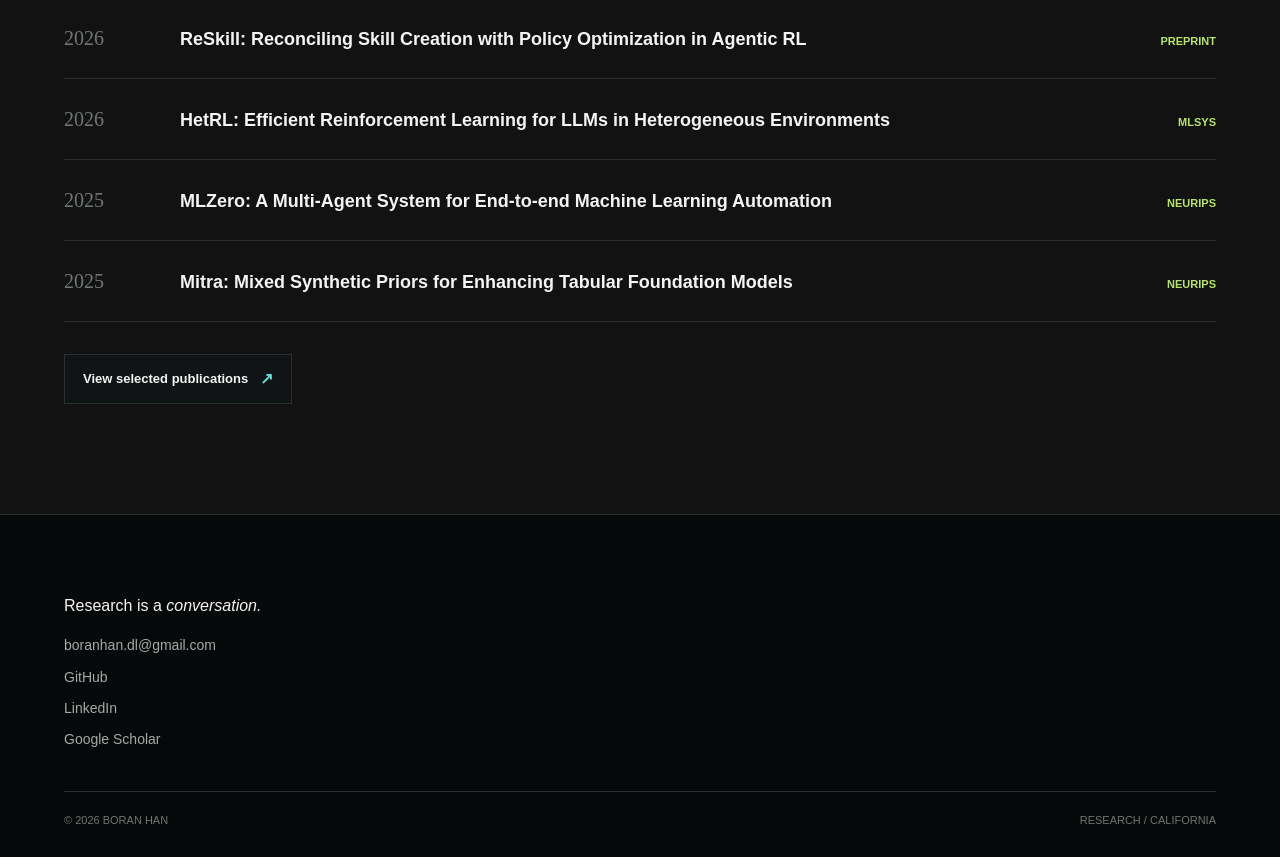
<file: site/index.html>
<!doctype html>
<html lang="en">
  <head>
    <meta charset="utf-8">
    <meta name="viewport" content="width=device-width, initial-scale=1">
    <meta name="description" content="Boran Han is a senior applied scientist working on foundation models, agentic learning, multimodal reasoning, and AI for science.">
    <meta name="theme-color" content="#090b0d">
    <link rel="canonical" href="https://boranhan.github.io/">
    <link rel="icon" href="/favicon.ico">
    <link rel="stylesheet" href="/assets/styles.css">
    <title>Boran Han | AI Research Scientist</title>
  </head>
  <body>
    <a class="skip-link" href="#main">Skip to content</a>
    <header class="site-header">
      <div class="nav-shell">
        <a class="wordmark" href="/" aria-label="Boran Han, home">
          <span class="wordmark-mark" aria-hidden="true"></span>
          <span>Boran Han</span>
        </a>
        <button class="menu-toggle" type="button" aria-expanded="false" aria-controls="site-navigation" aria-label="Open navigation">
          <span></span>
          <span></span>
        </button>
        <nav class="site-nav" id="site-navigation" aria-label="Primary navigation">
          <a href="/research/">Research</a>
          <a href="/publications/">Publications</a>
          <a href="/about/">About</a>
          <a href="/photography/">Photography</a>
        </nav>
      </div>
    </header>

    <main id="main">
      <section class="hero">
        <canvas class="field-canvas" aria-hidden="true"></canvas>
        <div class="hero-inner">
          <p class="eyebrow">Senior Applied Scientist / AWS</p>
          <h1>Boran <span>Han.</span></h1>
          <p class="hero-summary">
            Building foundation models and learning systems that reason across agents,
            structured data, multimodal signals, and the physical world.
          </p>
          <div class="hero-actions">
            <a class="button primary" href="/research/">Explore research</a>
            <a class="button" href="https://scholar.google.com/citations?user=Prwxh24AAAAJ" target="_blank" rel="noreferrer">Google Scholar</a>
          </div>
        </div>
        <span class="hero-index">Santa Clara, California / 37.35 N</span>
      </section>

      <section class="section">
        <div class="section-shell">
          <div class="section-intro reveal">
            <p class="section-label">Research focus / 01</p>
            <h2>Learning systems that move from <em>representation</em> to reasoning.</h2>
          </div>
          <div class="research-grid">
            <article class="research-card reveal">
              <img src="/assets/images/sentsr.webp" alt="SenTSR-Bench knowledge injection framework for time-series reasoning" loading="lazy" decoding="async">
              <div class="card-body">
                <p class="card-kicker">Reasoning / 2026</p>
                <h3>Thinking with injected knowledge</h3>
                <p>Bridging specialist time-series models and general reasoning models.</p>
                <a class="card-link" href="https://arxiv.org/abs/2602.19455" target="_blank" rel="noreferrer" aria-label="Read SenTSR-Bench"></a>
              </div>
            </article>
            <article class="research-card reveal">
              <img src="/assets/images/msgfm.webp" alt="Multisensor geospatial foundation model architecture" loading="lazy" decoding="async">
              <div class="card-body">
                <p class="card-kicker">Earth intelligence / CVPR 2024</p>
                <h3>One model, many remote sensors</h3>
                <p>Cross-sensor pretraining over two million geospatial images.</p>
                <a class="card-link" href="https://arxiv.org/abs/2404.01260" target="_blank" rel="noreferrer" aria-label="Read the msGFM paper"></a>
              </div>
            </article>
            <article class="research-card reveal">
              <img src="/assets/images/prediff.webp" alt="Knowledge-aligned diffusion process for precipitation nowcasting" loading="lazy" decoding="async">
              <div class="card-body">
                <p class="card-kicker">AI for science / NeurIPS 2023</p>
                <h3>Forecasting under physical constraints</h3>
                <p>Probabilistic precipitation nowcasting with knowledge-aligned diffusion.</p>
                <a class="card-link" href="https://arxiv.org/abs/2307.10422" target="_blank" rel="noreferrer" aria-label="Read the PreDiff paper"></a>
              </div>
            </article>
            <article class="research-card reveal">
              <img src="/assets/images/camml.webp" alt="Examples comparing multimodal context-aware model responses" loading="lazy" decoding="async">
              <div class="card-body">
                <p class="card-kicker">Multimodal reasoning / ACL 2024</p>
                <h3>Context-aware multimodal learning</h3>
                <p>Scalable contextual learning for large multimodal models.</p>
                <a class="card-link" href="https://arxiv.org/abs/2401.03149" target="_blank" rel="noreferrer" aria-label="Read the CaMML paper"></a>
              </div>
            </article>
          </div>
        </div>
      </section>

      <section class="section">
        <div class="section-shell">
          <div class="section-intro reveal">
            <p class="section-label">By the numbers / 02</p>
            <h2>Research from foundational ideas to deployed models.</h2>
          </div>
          <div class="stats reveal">
            <div class="stat">
              <strong>2K+</strong>
              <span>citations across machine learning, imaging, and natural science</span>
            </div>
            <div class="stat">
              <strong>20+</strong>
              <span>selected publications in leading conferences and journals</span>
            </div>
            <div class="stat">
              <strong>6M+</strong>
              <span>monthly downloads for Chronos-2 reported in 2026</span>
            </div>
            <div class="stat">
              <strong>3</strong>
              <span>research environments across AWS, Shell, and Harvard</span>
            </div>
          </div>
        </div>
      </section>

      <section class="section">
        <div class="section-shell">
          <div class="section-intro reveal">
            <p class="section-label">Recent work / 03</p>
            <h2>Selected ideas, systems, and scientific applications.</h2>
          </div>
          <div class="latest-list reveal">
            <a class="latest-item" href="https://arxiv.org/abs/2602.19455" target="_blank" rel="noreferrer">
              <time datetime="2026">2026</time>
              <h3>SenTSR-Bench: Thinking with Injected Knowledge for Time-Series Reasoning</h3>
              <span>AISTATS</span>
            </a>
            <div class="latest-item">
              <time datetime="2026">2026</time>
              <h3>ReSkill: Reconciling Skill Creation with Policy Optimization in Agentic RL</h3>
              <span>Preprint</span>
            </div>
            <div class="latest-item">
              <time datetime="2026">2026</time>
              <h3>HetRL: Efficient Reinforcement Learning for LLMs in Heterogeneous Environments</h3>
              <span>MLSys</span>
            </div>
            <div class="latest-item">
              <time datetime="2025">2025</time>
              <h3>MLZero: A Multi-Agent System for End-to-end Machine Learning Automation</h3>
              <span>NeurIPS</span>
            </div>
            <div class="latest-item">
              <time datetime="2025">2025</time>
              <h3>Mitra: Mixed Synthetic Priors for Enhancing Tabular Foundation Models</h3>
              <span>NeurIPS</span>
            </div>
          </div>
          <div class="page-actions">
            <a class="button" href="/publications/">View selected publications</a>
          </div>
        </div>
      </section>
    </main>

    <footer class="site-footer">
      <div class="footer-shell">
        <div class="footer-top">
          <p class="footer-title">Research is a <em>conversation.</em></p>
          <div class="footer-links">
            <a href="mailto:boranhan.dl@gmail.com">boranhan.dl@gmail.com</a>
            <a href="https://github.com/boranhan" target="_blank" rel="noreferrer">GitHub</a>
            <a href="https://www.linkedin.com/in/boran-han-ba753966/" target="_blank" rel="noreferrer">LinkedIn</a>
            <a href="https://scholar.google.com/citations?user=Prwxh24AAAAJ" target="_blank" rel="noreferrer">Google Scholar</a>
          </div>
        </div>
        <div class="footer-bottom">
          <span>&copy; <span data-year></span> Boran Han</span>
          <span>Research / California</span>
        </div>
      </div>
    </footer>
    <script src="/assets/site.js" defer></script>
  </body>
</html>
</file>
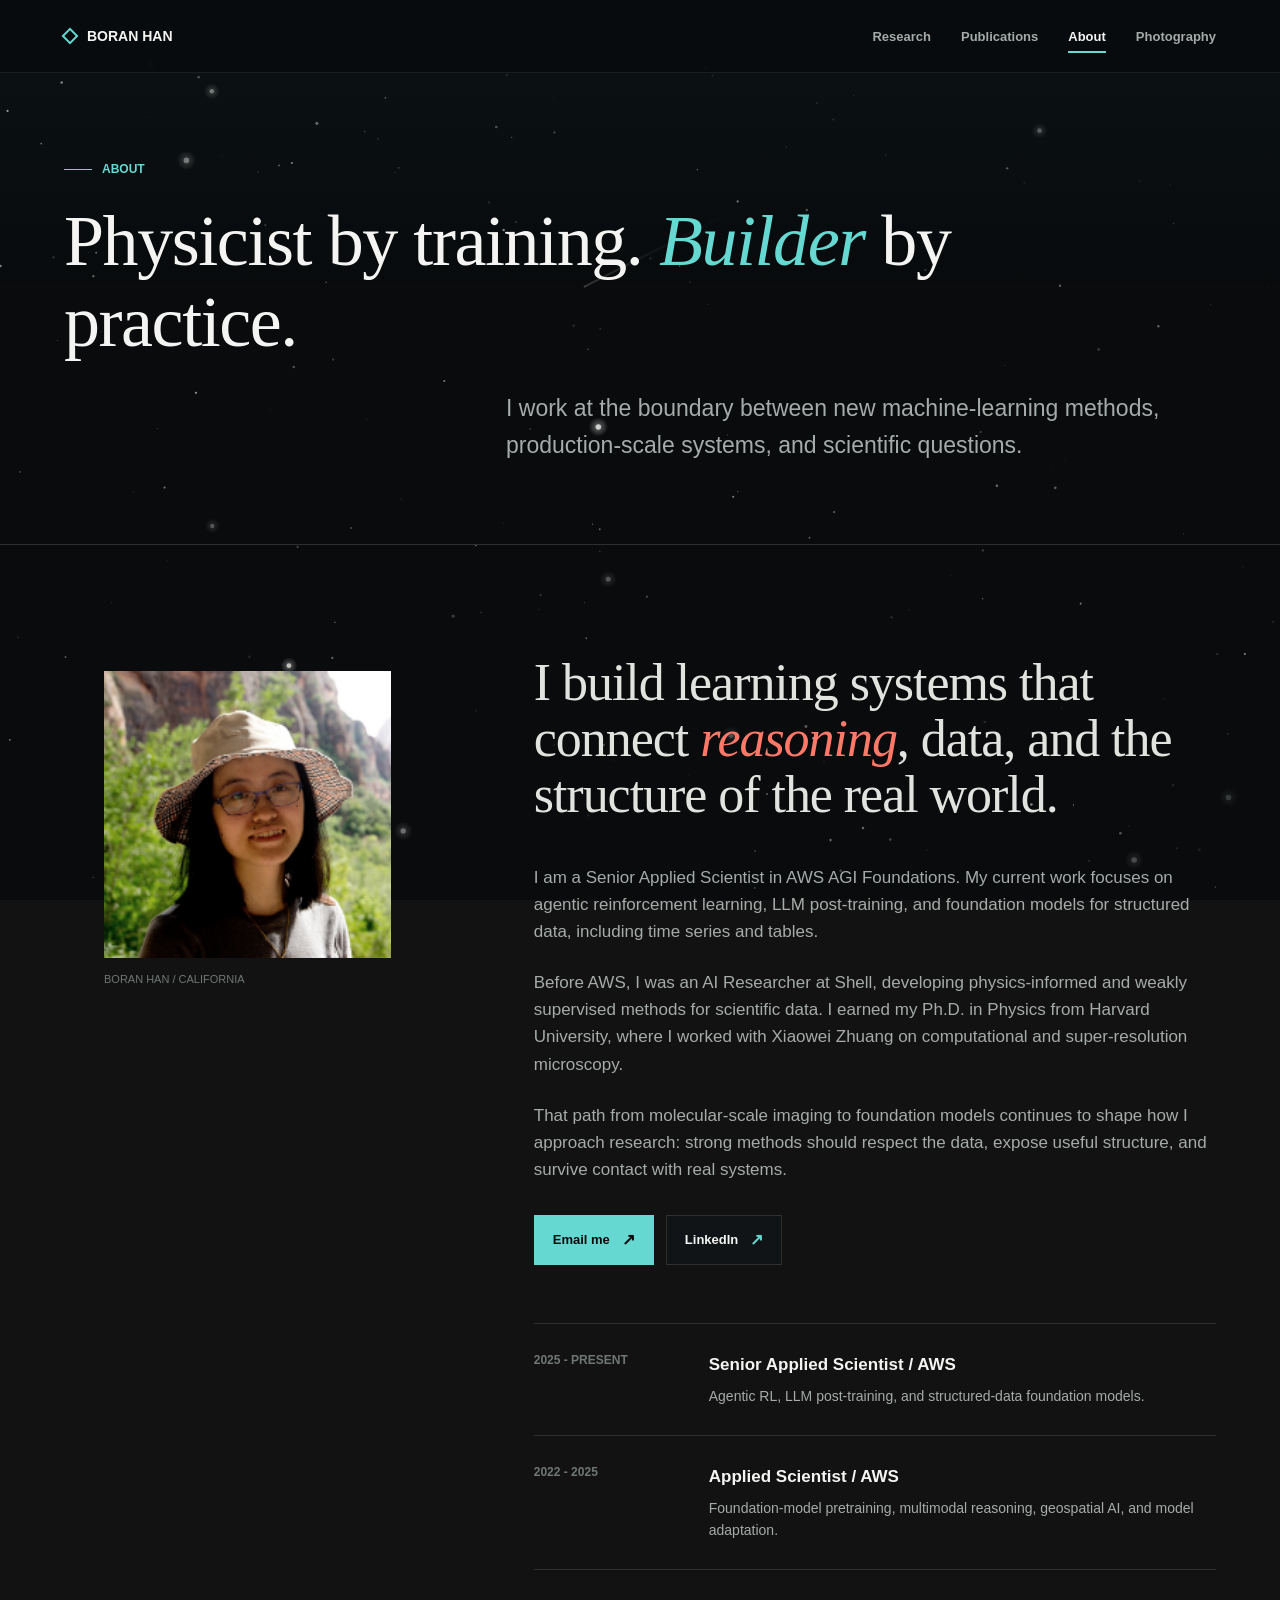
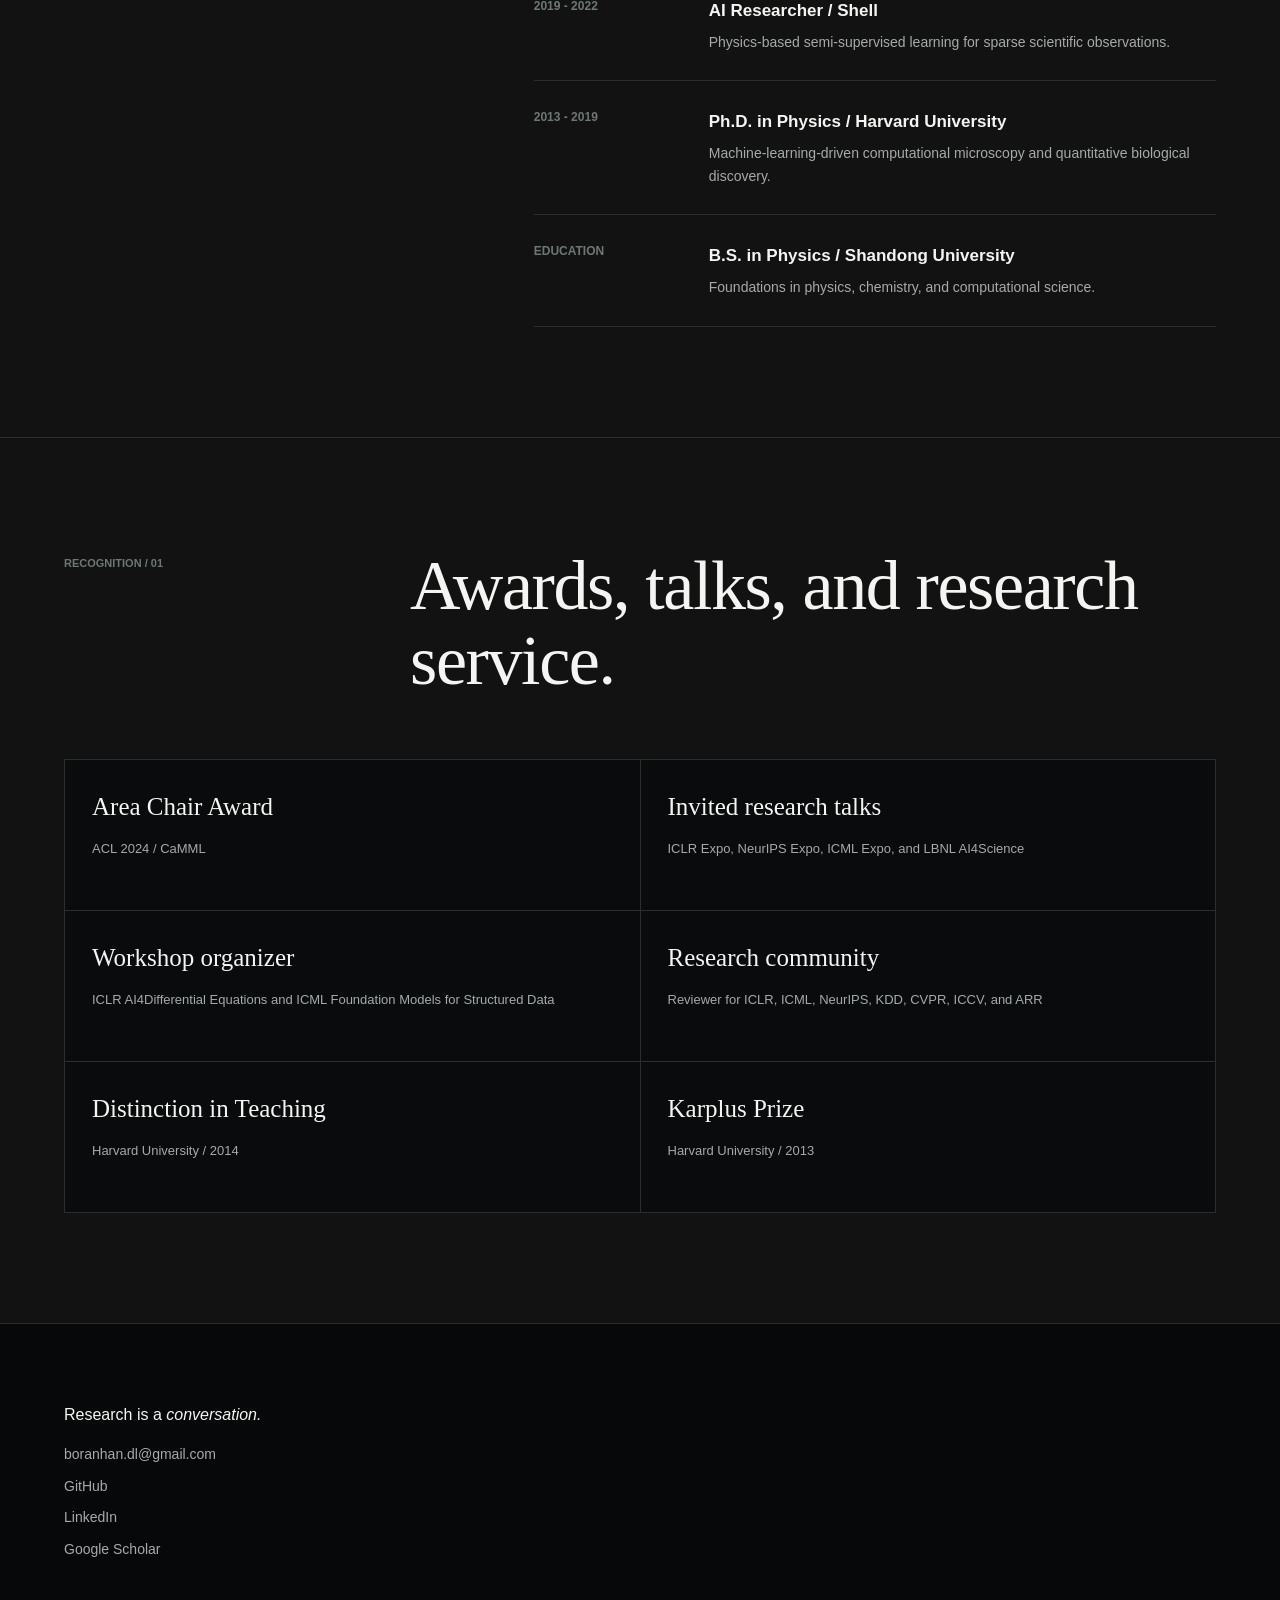
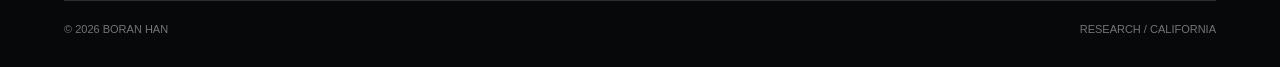
<file: site/about/index.html>
<!doctype html>
<html lang="en">
  <head>
    <meta charset="utf-8">
    <meta name="viewport" content="width=device-width, initial-scale=1">
    <meta name="description" content="About Boran Han, Senior Applied Scientist at AWS and Harvard-trained physicist working across machine learning and science.">
    <meta name="theme-color" content="#090b0d">
    <link rel="canonical" href="https://boranhan.github.io/about/">
    <link rel="icon" href="/favicon.ico">
    <link rel="stylesheet" href="/assets/styles.css">
    <title>About | Boran Han</title>
  </head>
  <body>
    <a class="skip-link" href="#main">Skip to content</a>
    <header class="site-header">
      <div class="nav-shell">
        <a class="wordmark" href="/" aria-label="Boran Han, home">
          <span class="wordmark-mark" aria-hidden="true"></span>
          <span>Boran Han</span>
        </a>
        <button class="menu-toggle" type="button" aria-expanded="false" aria-controls="site-navigation" aria-label="Open navigation">
          <span></span><span></span>
        </button>
        <nav class="site-nav" id="site-navigation" aria-label="Primary navigation">
          <a href="/research/">Research</a>
          <a href="/publications/">Publications</a>
          <a href="/about/" aria-current="page">About</a>
          <a href="/photography/">Photography</a>
        </nav>
      </div>
    </header>

    <main id="main">
      <header class="page-hero">
        <div class="page-hero-inner">
          <p class="eyebrow">About</p>
          <h1 class="page-title">Physicist by training. <em>Builder</em> by practice.</h1>
          <p class="page-lede">
            I work at the boundary between new machine-learning methods,
            production-scale systems, and scientific questions.
          </p>
        </div>
      </header>

      <section class="section">
        <div class="section-shell">
          <div class="about-grid">
            <figure class="portrait-frame reveal">
              <img src="/assets/images/boran-han.png" alt="Boran Han outdoors" decoding="async">
              <figcaption class="portrait-caption">Boran Han / California</figcaption>
            </figure>
            <div>
              <p class="manifesto reveal">
                I build learning systems that connect <em>reasoning</em>,
                data, and the structure of the real world.
              </p>
              <div class="prose reveal">
                <p>
                  I am a Senior Applied Scientist in AWS AGI Foundations. My current work
                  focuses on agentic reinforcement learning, LLM post-training, and
                  foundation models for structured data, including time series and tables.
                </p>
                <p>
                  Before AWS, I was an AI Researcher at Shell, developing physics-informed
                  and weakly supervised methods for scientific data. I earned my Ph.D. in
                  Physics from Harvard University, where I worked with Xiaowei Zhuang on
                  computational and super-resolution microscopy.
                </p>
                <p>
                  That path from molecular-scale imaging to foundation models continues to
                  shape how I approach research: strong methods should respect the data,
                  expose useful structure, and survive contact with real systems.
                </p>
              </div>
              <div class="page-actions reveal">
                <a class="button primary" href="mailto:boranhan.dl@gmail.com">Email me</a>
                <a class="button" href="https://www.linkedin.com/in/boran-han-ba753966/" target="_blank" rel="noreferrer">LinkedIn</a>
              </div>

              <div class="timeline reveal">
                <article class="timeline-item">
                  <time datetime="2025-02">2025 - present</time>
                  <div>
                    <h3>Senior Applied Scientist / AWS</h3>
                    <p>Agentic RL, LLM post-training, and structured-data foundation models.</p>
                  </div>
                </article>
                <article class="timeline-item">
                  <time datetime="2022-07">2022 - 2025</time>
                  <div>
                    <h3>Applied Scientist / AWS</h3>
                    <p>Foundation-model pretraining, multimodal reasoning, geospatial AI, and model adaptation.</p>
                  </div>
                </article>
                <article class="timeline-item">
                  <time datetime="2019-09">2019 - 2022</time>
                  <div>
                    <h3>AI Researcher / Shell</h3>
                    <p>Physics-based semi-supervised learning for sparse scientific observations.</p>
                  </div>
                </article>
                <article class="timeline-item">
                  <time datetime="2013-09">2013 - 2019</time>
                  <div>
                    <h3>Ph.D. in Physics / Harvard University</h3>
                    <p>Machine-learning-driven computational microscopy and quantitative biological discovery.</p>
                  </div>
                </article>
                <article class="timeline-item">
                  <time>Education</time>
                  <div>
                    <h3>B.S. in Physics / Shandong University</h3>
                    <p>Foundations in physics, chemistry, and computational science.</p>
                  </div>
                </article>
              </div>
            </div>
          </div>
        </div>
      </section>

      <section class="section">
        <div class="section-shell">
          <div class="section-intro reveal">
            <p class="section-label">Recognition / 01</p>
            <h2>Awards, talks, and research service.</h2>
          </div>
          <div class="recognition-grid reveal">
            <div class="recognition-item">
              <strong>Area Chair Award</strong>
              <span>ACL 2024 / CaMML</span>
            </div>
            <div class="recognition-item">
              <strong>Invited research talks</strong>
              <span>ICLR Expo, NeurIPS Expo, ICML Expo, and LBNL AI4Science</span>
            </div>
            <div class="recognition-item">
              <strong>Workshop organizer</strong>
              <span>ICLR AI4Differential Equations and ICML Foundation Models for Structured Data</span>
            </div>
            <div class="recognition-item">
              <strong>Research community</strong>
              <span>Reviewer for ICLR, ICML, NeurIPS, KDD, CVPR, ICCV, and ARR</span>
            </div>
            <div class="recognition-item">
              <strong>Distinction in Teaching</strong>
              <span>Harvard University / 2014</span>
            </div>
            <div class="recognition-item">
              <strong>Karplus Prize</strong>
              <span>Harvard University / 2013</span>
            </div>
          </div>
        </div>
      </section>
    </main>

    <footer class="site-footer">
      <div class="footer-shell">
        <div class="footer-top">
          <p class="footer-title">Research is a <em>conversation.</em></p>
          <div class="footer-links">
            <a href="mailto:boranhan.dl@gmail.com">boranhan.dl@gmail.com</a>
            <a href="https://github.com/boranhan" target="_blank" rel="noreferrer">GitHub</a>
            <a href="https://www.linkedin.com/in/boran-han-ba753966/" target="_blank" rel="noreferrer">LinkedIn</a>
            <a href="https://scholar.google.com/citations?user=Prwxh24AAAAJ" target="_blank" rel="noreferrer">Google Scholar</a>
          </div>
        </div>
        <div class="footer-bottom">
          <span>&copy; <span data-year></span> Boran Han</span>
          <span>Research / California</span>
        </div>
      </div>
    </footer>
    <script src="/assets/site.js" defer></script>
  </body>
</html>
</file>
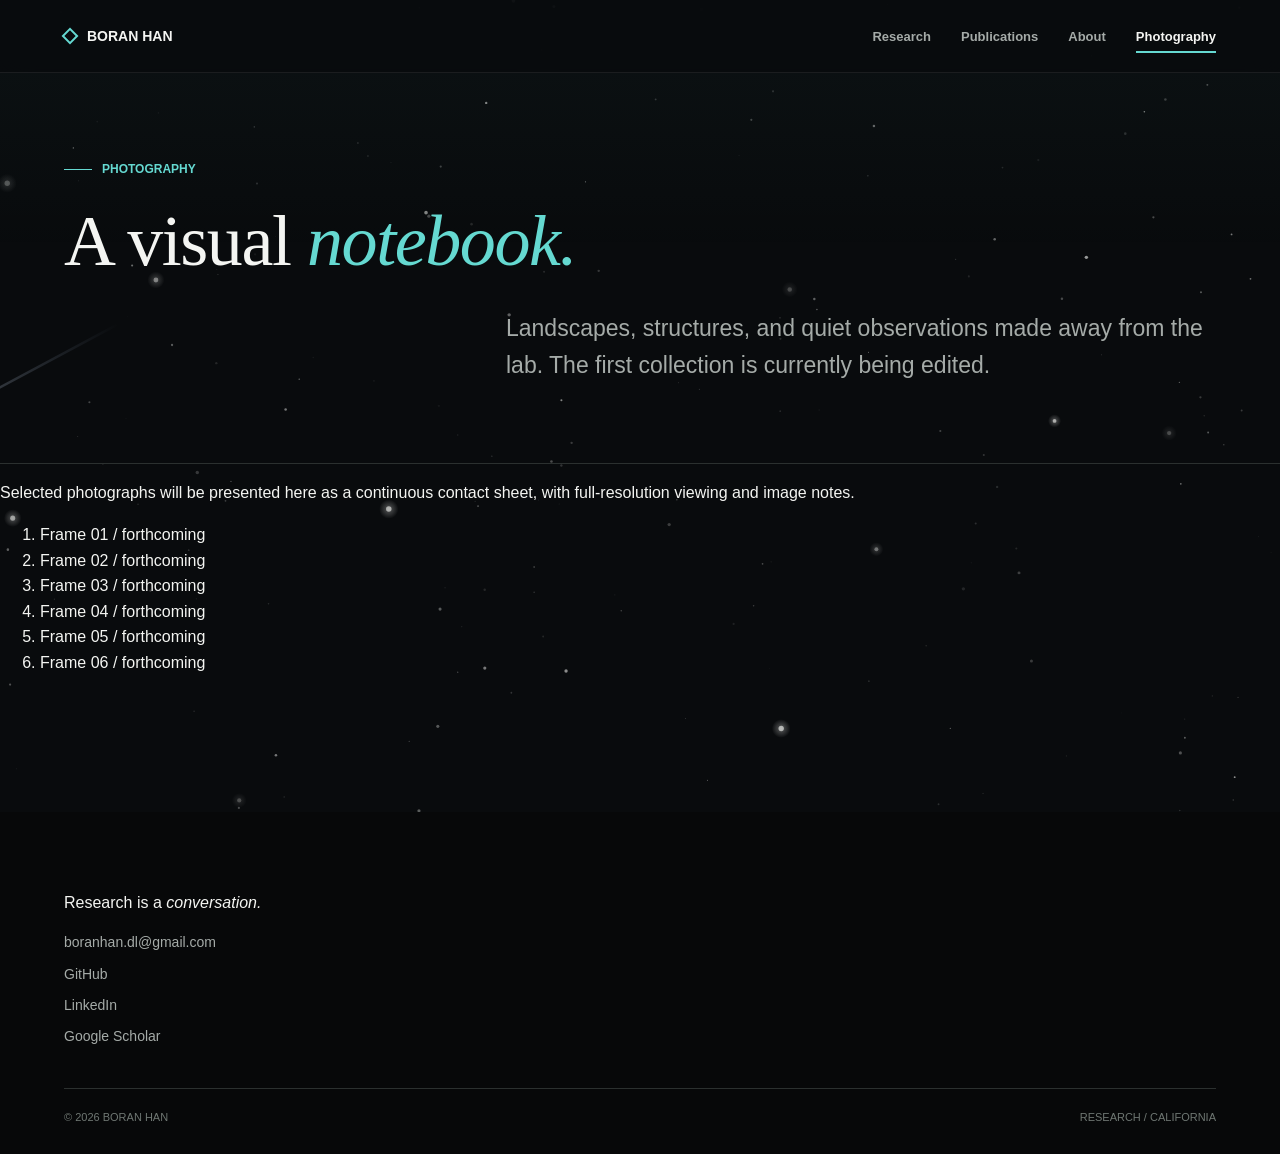
<file: site/photography/index.html>
<!doctype html>
<html lang="en">
  <head>
    <meta charset="utf-8">
    <meta name="viewport" content="width=device-width, initial-scale=1">
    <meta name="description" content="Photography by Boran Han. A visual notebook of landscapes, structures, and field observations.">
    <meta name="theme-color" content="#090b0d">
    <link rel="canonical" href="https://boranhan.github.io/photography/">
    <link rel="icon" href="/favicon.ico">
    <link rel="stylesheet" href="/assets/styles.css">
    <title>Photography | Boran Han</title>
  </head>
  <body>
    <a class="skip-link" href="#main">Skip to content</a>
    <header class="site-header">
      <div class="nav-shell">
        <a class="wordmark" href="/" aria-label="Boran Han, home">
          <span class="wordmark-mark" aria-hidden="true"></span>
          <span>Boran Han</span>
        </a>
        <button class="menu-toggle" type="button" aria-expanded="false" aria-controls="site-navigation" aria-label="Open navigation">
          <span></span><span></span>
        </button>
        <nav class="site-nav" id="site-navigation" aria-label="Primary navigation">
          <a href="/research/">Research</a>
          <a href="/publications/">Publications</a>
          <a href="/about/">About</a>
          <a href="/photography/" aria-current="page">Photography</a>
        </nav>
      </div>
    </header>

    <main id="main">
      <header class="page-hero">
        <div class="page-hero-inner">
          <p class="eyebrow">Photography</p>
          <h1 class="page-title">A visual <em>notebook.</em></h1>
          <p class="page-lede">
            Landscapes, structures, and quiet observations made away from the lab.
            The first collection is currently being edited.
          </p>
        </div>
      </header>

      <section class="photography-shell">
        <p class="photo-note">
          Selected photographs will be presented here as a continuous contact sheet,
          with full-resolution viewing and image notes.
        </p>
        <ol class="contact-sheet" aria-label="Photography collection preview">
          <li class="photo-slot"><span class="slot-label">Frame 01 / forthcoming</span></li>
          <li class="photo-slot"><span class="slot-label">Frame 02 / forthcoming</span></li>
          <li class="photo-slot"><span class="slot-label">Frame 03 / forthcoming</span></li>
          <li class="photo-slot"><span class="slot-label">Frame 04 / forthcoming</span></li>
          <li class="photo-slot"><span class="slot-label">Frame 05 / forthcoming</span></li>
          <li class="photo-slot"><span class="slot-label">Frame 06 / forthcoming</span></li>
        </ol>
      </section>
    </main>

    <footer class="site-footer">
      <div class="footer-shell">
        <div class="footer-top">
          <p class="footer-title">Research is a <em>conversation.</em></p>
          <div class="footer-links">
            <a href="mailto:boranhan.dl@gmail.com">boranhan.dl@gmail.com</a>
            <a href="https://github.com/boranhan" target="_blank" rel="noreferrer">GitHub</a>
            <a href="https://www.linkedin.com/in/boran-han-ba753966/" target="_blank" rel="noreferrer">LinkedIn</a>
            <a href="https://scholar.google.com/citations?user=Prwxh24AAAAJ" target="_blank" rel="noreferrer">Google Scholar</a>
          </div>
        </div>
        <div class="footer-bottom">
          <span>&copy; <span data-year></span> Boran Han</span>
          <span>Research / California</span>
        </div>
      </div>
    </footer>
    <script src="/assets/site.js" defer></script>
  </body>
</html>
</file>
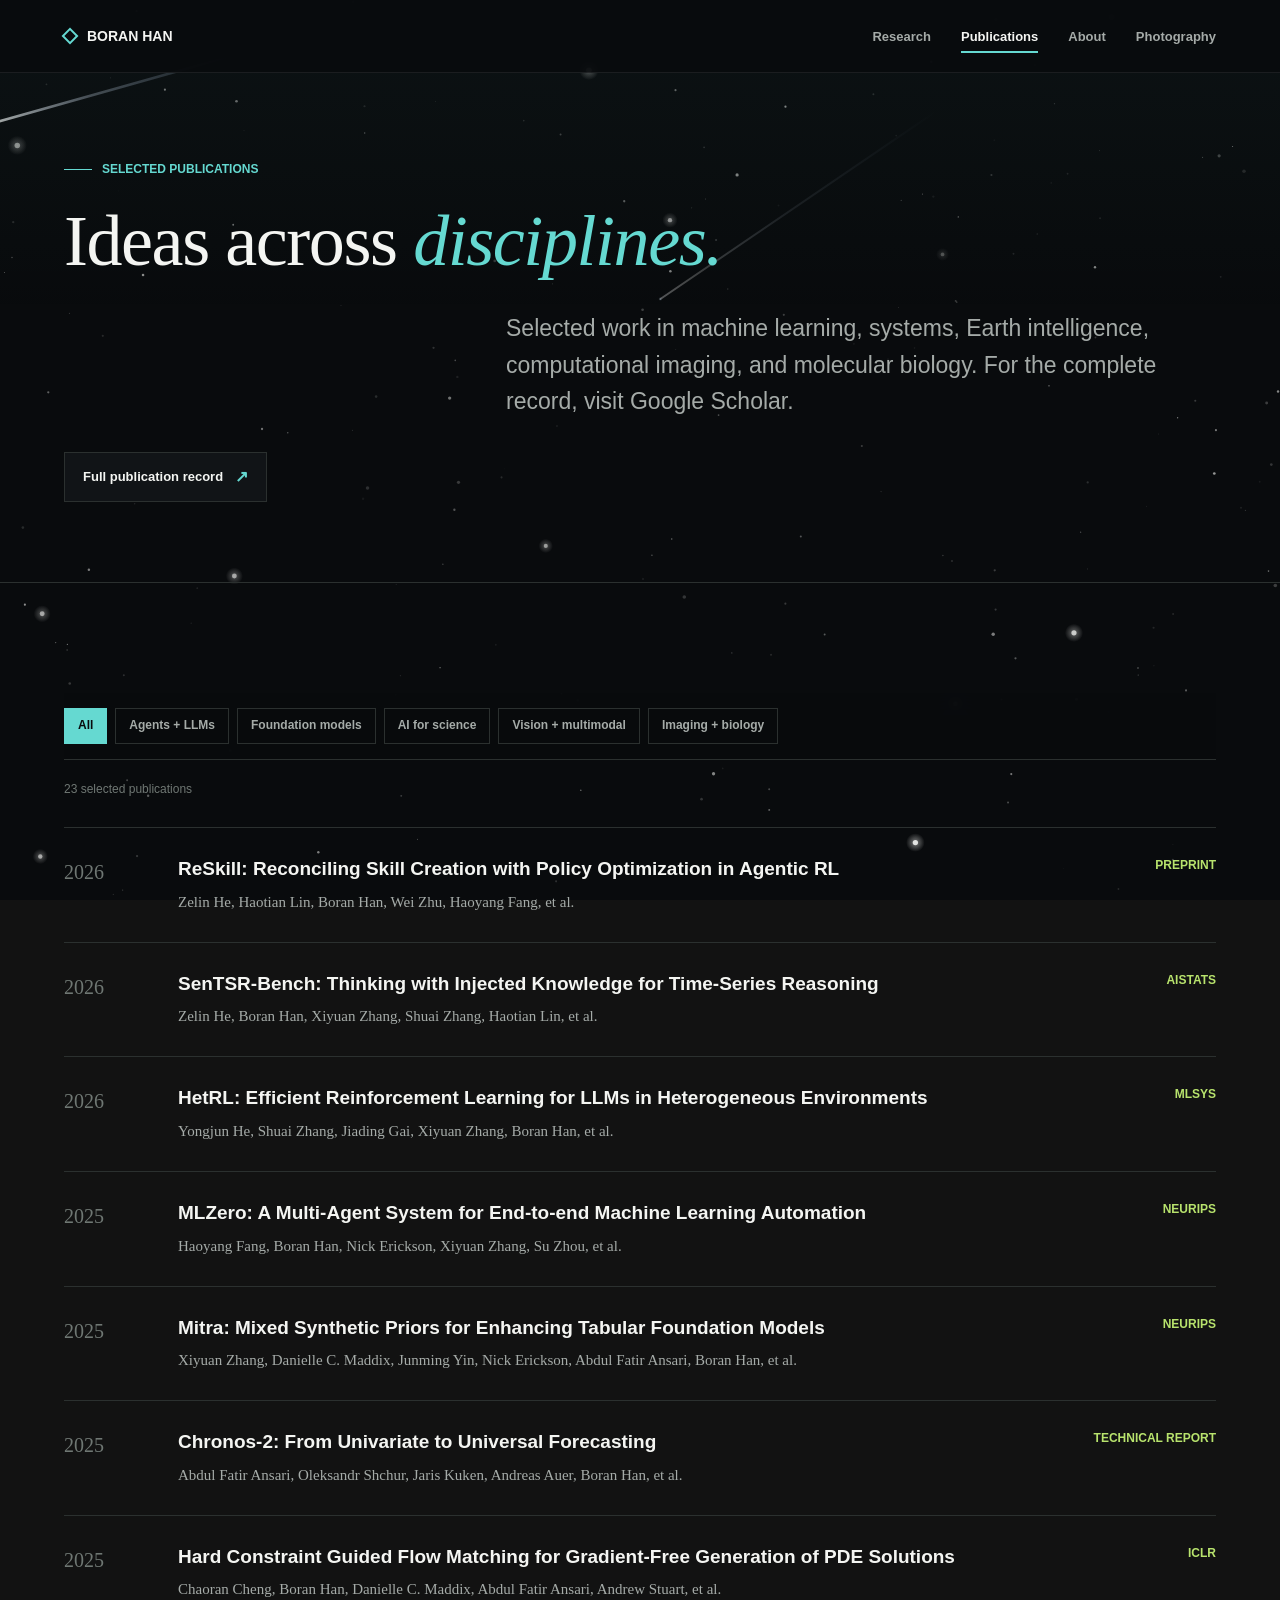
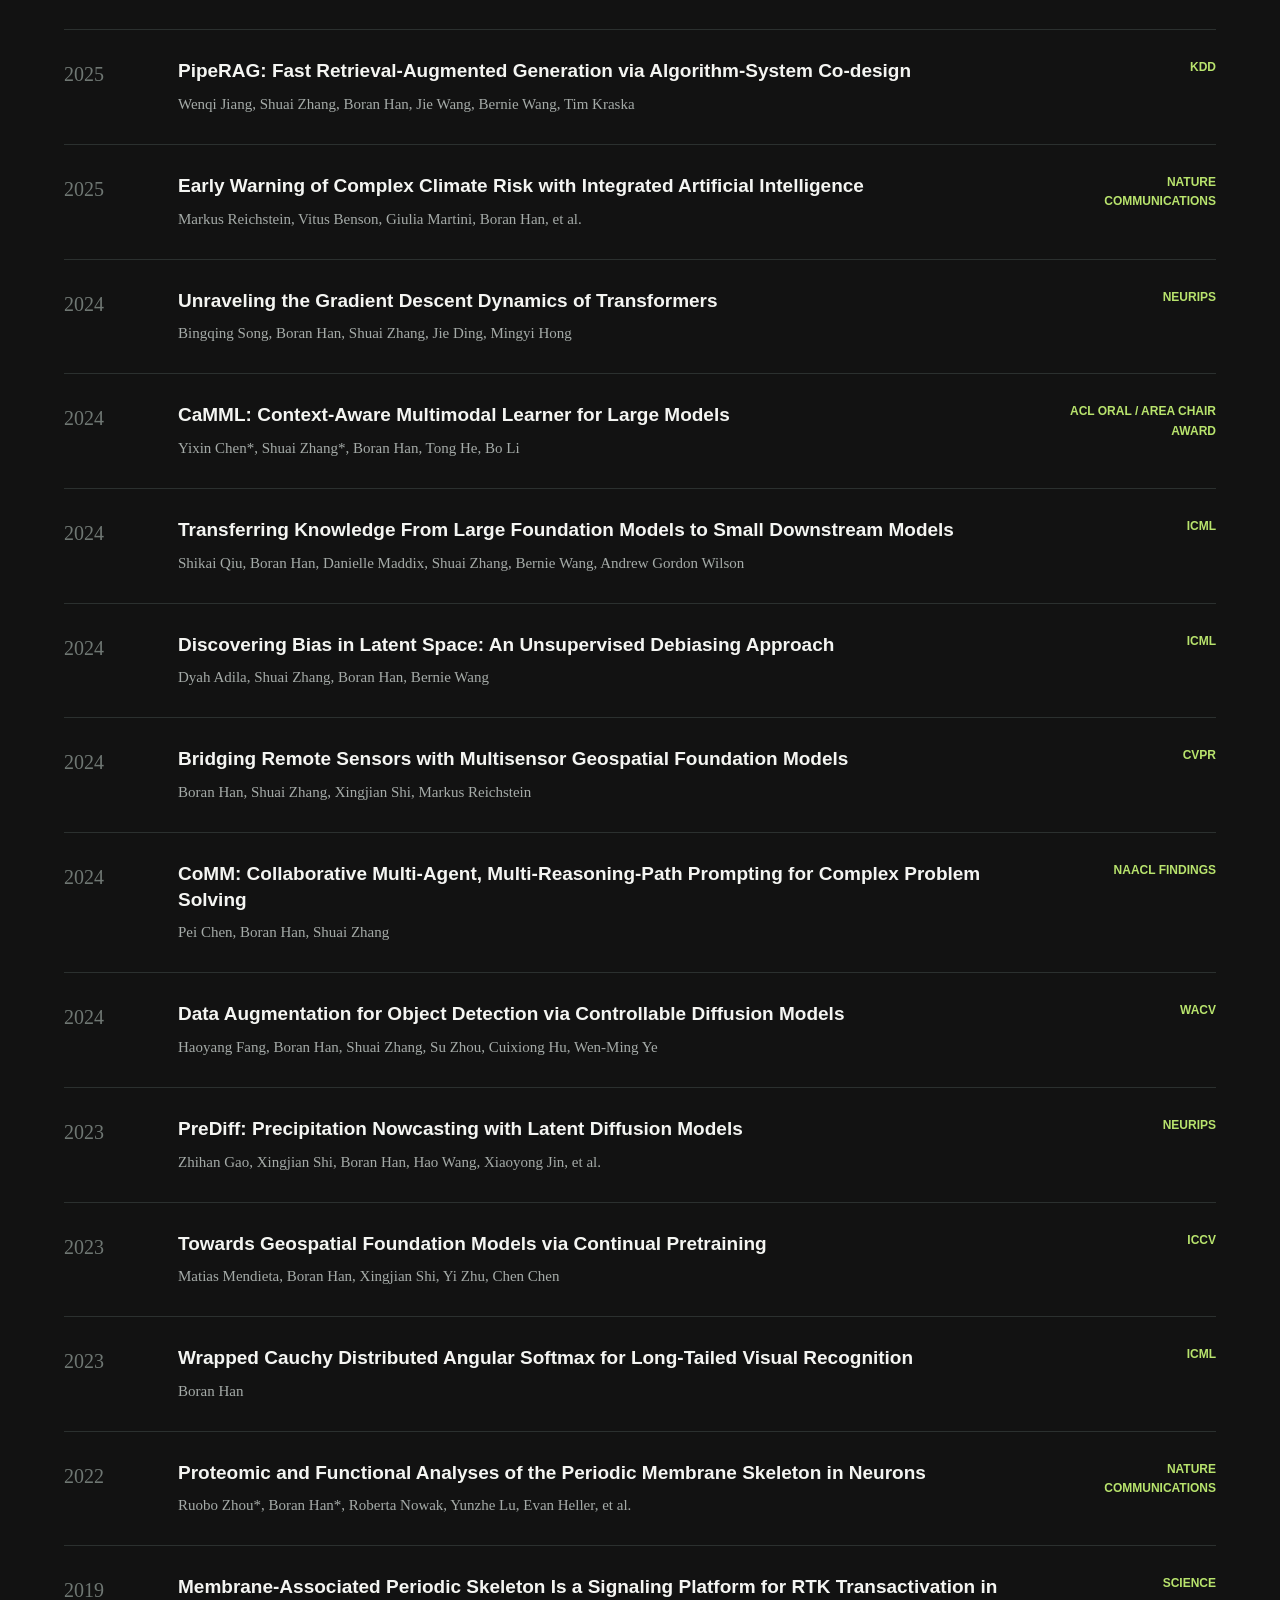
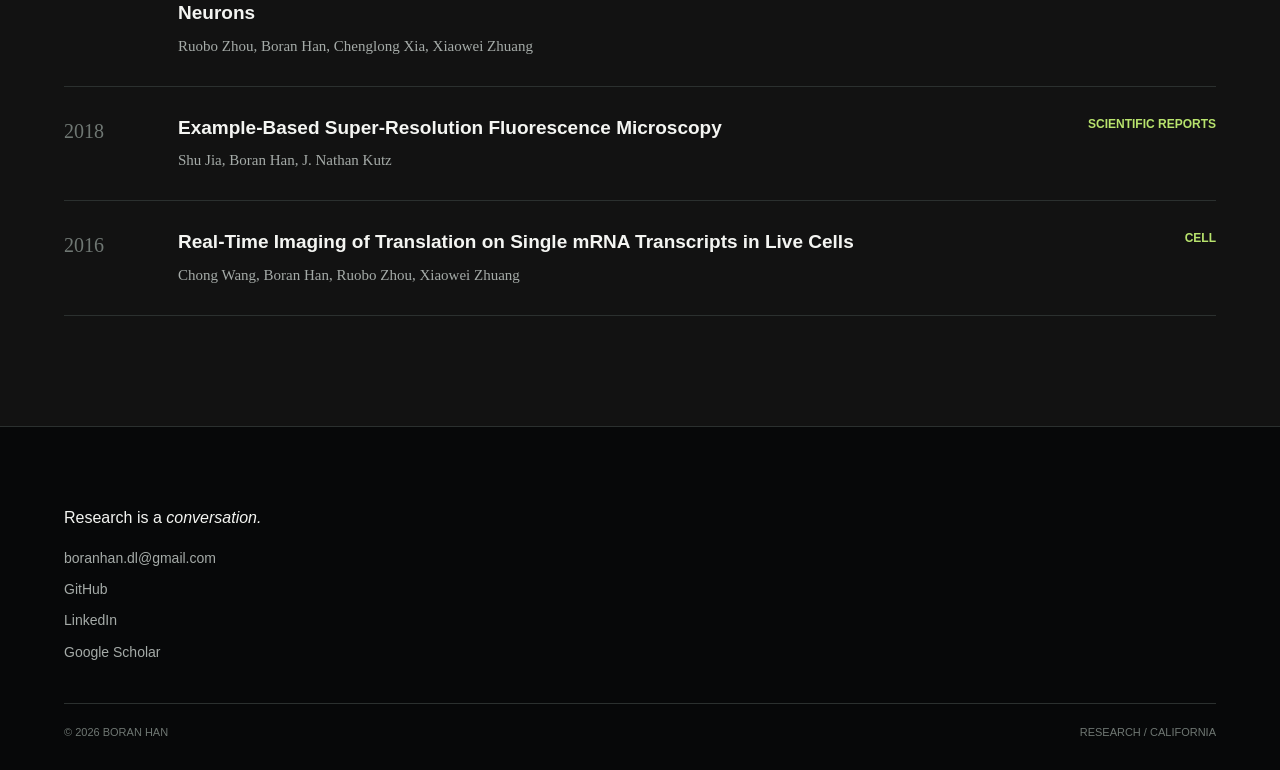
<file: site/publications/index.html>
<!doctype html>
<html lang="en">
  <head>
    <meta charset="utf-8">
    <meta name="viewport" content="width=device-width, initial-scale=1">
    <meta name="description" content="Selected publications by Boran Han across agentic learning, foundation models, multimodal reasoning, AI for science, and computational imaging.">
    <meta name="theme-color" content="#090b0d">
    <link rel="canonical" href="https://boranhan.github.io/publications/">
    <link rel="icon" href="/favicon.ico">
    <link rel="stylesheet" href="/assets/styles.css">
    <title>Publications | Boran Han</title>
  </head>
  <body>
    <a class="skip-link" href="#main">Skip to content</a>
    <header class="site-header">
      <div class="nav-shell">
        <a class="wordmark" href="/" aria-label="Boran Han, home">
          <span class="wordmark-mark" aria-hidden="true"></span>
          <span>Boran Han</span>
        </a>
        <button class="menu-toggle" type="button" aria-expanded="false" aria-controls="site-navigation" aria-label="Open navigation">
          <span></span><span></span>
        </button>
        <nav class="site-nav" id="site-navigation" aria-label="Primary navigation">
          <a href="/research/">Research</a>
          <a href="/publications/" aria-current="page">Publications</a>
          <a href="/about/">About</a>
          <a href="/photography/">Photography</a>
        </nav>
      </div>
    </header>

    <main id="main">
      <header class="page-hero">
        <div class="page-hero-inner">
          <p class="eyebrow">Selected publications</p>
          <h1 class="page-title">Ideas across <em>disciplines.</em></h1>
          <p class="page-lede">
            Selected work in machine learning, systems, Earth intelligence,
            computational imaging, and molecular biology. For the complete record,
            visit Google Scholar.
          </p>
          <div class="page-actions">
            <a class="button" href="https://scholar.google.com/citations?user=Prwxh24AAAAJ" target="_blank" rel="noreferrer">Full publication record</a>
          </div>
        </div>
      </header>

      <section class="section">
        <div class="section-shell">
          <div class="filter-bar" aria-label="Filter selected publications">
            <button class="filter-button" type="button" data-filter="all" aria-pressed="true">All</button>
            <button class="filter-button" type="button" data-filter="agents" aria-pressed="false">Agents + LLMs</button>
            <button class="filter-button" type="button" data-filter="foundation" aria-pressed="false">Foundation models</button>
            <button class="filter-button" type="button" data-filter="science" aria-pressed="false">AI for science</button>
            <button class="filter-button" type="button" data-filter="vision" aria-pressed="false">Vision + multimodal</button>
            <button class="filter-button" type="button" data-filter="biology" aria-pressed="false">Imaging + biology</button>
          </div>
          <p class="filter-result" aria-live="polite">23 selected publications</p>

          <div class="publication-list">
            <article class="publication" data-categories="agents foundation">
              <div class="publication-year">2026</div>
              <div>
                <h2>ReSkill: Reconciling Skill Creation with Policy Optimization in Agentic RL</h2>
                <p class="publication-authors">Zelin He, Haotian Lin, Boran Han, Wei Zhu, Haoyang Fang, et al.</p>
              </div>
              <div class="publication-venue">Preprint</div>
            </article>
            <article class="publication" data-categories="foundation science">
              <div class="publication-year">2026</div>
              <div>
                <a href="https://arxiv.org/abs/2602.19455" target="_blank" rel="noreferrer">
                  <h2>SenTSR-Bench: Thinking with Injected Knowledge for Time-Series Reasoning</h2>
                </a>
                <p class="publication-authors">Zelin He, Boran Han, Xiyuan Zhang, Shuai Zhang, Haotian Lin, et al.</p>
              </div>
              <div class="publication-venue">AISTATS</div>
            </article>
            <article class="publication" data-categories="agents foundation">
              <div class="publication-year">2026</div>
              <div>
                <h2>HetRL: Efficient Reinforcement Learning for LLMs in Heterogeneous Environments</h2>
                <p class="publication-authors">Yongjun He, Shuai Zhang, Jiading Gai, Xiyuan Zhang, Boran Han, et al.</p>
              </div>
              <div class="publication-venue">MLSys</div>
            </article>
            <article class="publication" data-categories="agents foundation">
              <div class="publication-year">2025</div>
              <div>
                <h2>MLZero: A Multi-Agent System for End-to-end Machine Learning Automation</h2>
                <p class="publication-authors">Haoyang Fang, Boran Han, Nick Erickson, Xiyuan Zhang, Su Zhou, et al.</p>
              </div>
              <div class="publication-venue">NeurIPS</div>
            </article>
            <article class="publication" data-categories="foundation">
              <div class="publication-year">2025</div>
              <div>
                <a href="https://huggingface.co/autogluon/mitra-regressor" target="_blank" rel="noreferrer">
                  <h2>Mitra: Mixed Synthetic Priors for Enhancing Tabular Foundation Models</h2>
                </a>
                <p class="publication-authors">Xiyuan Zhang, Danielle C. Maddix, Junming Yin, Nick Erickson, Abdul Fatir Ansari, Boran Han, et al.</p>
              </div>
              <div class="publication-venue">NeurIPS</div>
            </article>
            <article class="publication" data-categories="foundation science">
              <div class="publication-year">2025</div>
              <div>
                <a href="https://huggingface.co/amazon/chronos-2" target="_blank" rel="noreferrer">
                  <h2>Chronos-2: From Univariate to Universal Forecasting</h2>
                </a>
                <p class="publication-authors">Abdul Fatir Ansari, Oleksandr Shchur, Jaris Kuken, Andreas Auer, Boran Han, et al.</p>
              </div>
              <div class="publication-venue">Technical report</div>
            </article>
            <article class="publication" data-categories="science foundation">
              <div class="publication-year">2025</div>
              <div>
                <h2>Hard Constraint Guided Flow Matching for Gradient-Free Generation of PDE Solutions</h2>
                <p class="publication-authors">Chaoran Cheng, Boran Han, Danielle C. Maddix, Abdul Fatir Ansari, Andrew Stuart, et al.</p>
              </div>
              <div class="publication-venue">ICLR</div>
            </article>
            <article class="publication" data-categories="agents foundation">
              <div class="publication-year">2025</div>
              <div>
                <a href="https://arxiv.org/abs/2403.05676" target="_blank" rel="noreferrer">
                  <h2>PipeRAG: Fast Retrieval-Augmented Generation via Algorithm-System Co-design</h2>
                </a>
                <p class="publication-authors">Wenqi Jiang, Shuai Zhang, Boran Han, Jie Wang, Bernie Wang, Tim Kraska</p>
              </div>
              <div class="publication-venue">KDD</div>
            </article>
            <article class="publication" data-categories="science">
              <div class="publication-year">2025</div>
              <div>
                <h2>Early Warning of Complex Climate Risk with Integrated Artificial Intelligence</h2>
                <p class="publication-authors">Markus Reichstein, Vitus Benson, Giulia Martini, Boran Han, et al.</p>
              </div>
              <div class="publication-venue">Nature Communications</div>
            </article>
            <article class="publication" data-categories="agents foundation">
              <div class="publication-year">2024</div>
              <div>
                <h2>Unraveling the Gradient Descent Dynamics of Transformers</h2>
                <p class="publication-authors">Bingqing Song, Boran Han, Shuai Zhang, Jie Ding, Mingyi Hong</p>
              </div>
              <div class="publication-venue">NeurIPS</div>
            </article>
            <article class="publication" data-categories="vision foundation">
              <div class="publication-year">2024</div>
              <div>
                <a href="https://arxiv.org/abs/2401.03149" target="_blank" rel="noreferrer">
                  <h2>CaMML: Context-Aware Multimodal Learner for Large Models</h2>
                </a>
                <p class="publication-authors">Yixin Chen*, Shuai Zhang*, Boran Han, Tong He, Bo Li</p>
              </div>
              <div class="publication-venue">ACL Oral / Area Chair Award</div>
            </article>
            <article class="publication" data-categories="foundation">
              <div class="publication-year">2024</div>
              <div>
                <h2>Transferring Knowledge From Large Foundation Models to Small Downstream Models</h2>
                <p class="publication-authors">Shikai Qiu, Boran Han, Danielle Maddix, Shuai Zhang, Bernie Wang, Andrew Gordon Wilson</p>
              </div>
              <div class="publication-venue">ICML</div>
            </article>
            <article class="publication" data-categories="vision foundation">
              <div class="publication-year">2024</div>
              <div>
                <h2>Discovering Bias in Latent Space: An Unsupervised Debiasing Approach</h2>
                <p class="publication-authors">Dyah Adila, Shuai Zhang, Boran Han, Bernie Wang</p>
              </div>
              <div class="publication-venue">ICML</div>
            </article>
            <article class="publication" data-categories="vision foundation science">
              <div class="publication-year">2024</div>
              <div>
                <a href="https://arxiv.org/abs/2404.01260" target="_blank" rel="noreferrer">
                  <h2>Bridging Remote Sensors with Multisensor Geospatial Foundation Models</h2>
                </a>
                <p class="publication-authors">Boran Han, Shuai Zhang, Xingjian Shi, Markus Reichstein</p>
              </div>
              <div class="publication-venue">CVPR</div>
            </article>
            <article class="publication" data-categories="agents foundation">
              <div class="publication-year">2024</div>
              <div>
                <a href="https://arxiv.org/abs/2404.17729" target="_blank" rel="noreferrer">
                  <h2>CoMM: Collaborative Multi-Agent, Multi-Reasoning-Path Prompting for Complex Problem Solving</h2>
                </a>
                <p class="publication-authors">Pei Chen, Boran Han, Shuai Zhang</p>
              </div>
              <div class="publication-venue">NAACL Findings</div>
            </article>
            <article class="publication" data-categories="vision foundation">
              <div class="publication-year">2024</div>
              <div>
                <a href="https://openaccess.thecvf.com/content/WACV2024/html/Fang_Data_Augmentation_for_Object_Detection_via_Controllable_Diffusion_Models_WACV_2024_paper.html" target="_blank" rel="noreferrer">
                  <h2>Data Augmentation for Object Detection via Controllable Diffusion Models</h2>
                </a>
                <p class="publication-authors">Haoyang Fang, Boran Han, Shuai Zhang, Su Zhou, Cuixiong Hu, Wen-Ming Ye</p>
              </div>
              <div class="publication-venue">WACV</div>
            </article>
            <article class="publication" data-categories="science foundation vision">
              <div class="publication-year">2023</div>
              <div>
                <a href="https://arxiv.org/abs/2307.10422" target="_blank" rel="noreferrer">
                  <h2>PreDiff: Precipitation Nowcasting with Latent Diffusion Models</h2>
                </a>
                <p class="publication-authors">Zhihan Gao, Xingjian Shi, Boran Han, Hao Wang, Xiaoyong Jin, et al.</p>
              </div>
              <div class="publication-venue">NeurIPS</div>
            </article>
            <article class="publication" data-categories="vision foundation science">
              <div class="publication-year">2023</div>
              <div>
                <a href="https://openaccess.thecvf.com/content/ICCV2023/html/Mendieta_Towards_Geospatial_Foundation_Models_via_Continual_Pretraining_ICCV_2023_paper.html" target="_blank" rel="noreferrer">
                  <h2>Towards Geospatial Foundation Models via Continual Pretraining</h2>
                </a>
                <p class="publication-authors">Matias Mendieta, Boran Han, Xingjian Shi, Yi Zhu, Chen Chen</p>
              </div>
              <div class="publication-venue">ICCV</div>
            </article>
            <article class="publication" data-categories="vision foundation">
              <div class="publication-year">2023</div>
              <div>
                <a href="https://dl.acm.org/doi/10.5555/3618408.3618908" target="_blank" rel="noreferrer">
                  <h2>Wrapped Cauchy Distributed Angular Softmax for Long-Tailed Visual Recognition</h2>
                </a>
                <p class="publication-authors">Boran Han</p>
              </div>
              <div class="publication-venue">ICML</div>
            </article>
            <article class="publication" data-categories="biology science">
              <div class="publication-year">2022</div>
              <div>
                <a href="https://www.nature.com/articles/s41467-022-30720-x" target="_blank" rel="noreferrer">
                  <h2>Proteomic and Functional Analyses of the Periodic Membrane Skeleton in Neurons</h2>
                </a>
                <p class="publication-authors">Ruobo Zhou*, Boran Han*, Roberta Nowak, Yunzhe Lu, Evan Heller, et al.</p>
              </div>
              <div class="publication-venue">Nature Communications</div>
            </article>
            <article class="publication" data-categories="biology science">
              <div class="publication-year">2019</div>
              <div>
                <a href="https://www.science.org/doi/full/10.1126/science.aaw5937" target="_blank" rel="noreferrer">
                  <h2>Membrane-Associated Periodic Skeleton Is a Signaling Platform for RTK Transactivation in Neurons</h2>
                </a>
                <p class="publication-authors">Ruobo Zhou, Boran Han, Chenglong Xia, Xiaowei Zhuang</p>
              </div>
              <div class="publication-venue">Science</div>
            </article>
            <article class="publication" data-categories="biology science vision">
              <div class="publication-year">2018</div>
              <div>
                <a href="https://www.nature.com/articles/s41598-018-24033-7" target="_blank" rel="noreferrer">
                  <h2>Example-Based Super-Resolution Fluorescence Microscopy</h2>
                </a>
                <p class="publication-authors">Shu Jia, Boran Han, J. Nathan Kutz</p>
              </div>
              <div class="publication-venue">Scientific Reports</div>
            </article>
            <article class="publication" data-categories="biology science">
              <div class="publication-year">2016</div>
              <div>
                <a href="https://www.cell.com/cell/fulltext/S0092-8674(16)30483-4" target="_blank" rel="noreferrer">
                  <h2>Real-Time Imaging of Translation on Single mRNA Transcripts in Live Cells</h2>
                </a>
                <p class="publication-authors">Chong Wang, Boran Han, Ruobo Zhou, Xiaowei Zhuang</p>
              </div>
              <div class="publication-venue">Cell</div>
            </article>
          </div>
        </div>
      </section>
    </main>

    <footer class="site-footer">
      <div class="footer-shell">
        <div class="footer-top">
          <p class="footer-title">Research is a <em>conversation.</em></p>
          <div class="footer-links">
            <a href="mailto:boranhan.dl@gmail.com">boranhan.dl@gmail.com</a>
            <a href="https://github.com/boranhan" target="_blank" rel="noreferrer">GitHub</a>
            <a href="https://www.linkedin.com/in/boran-han-ba753966/" target="_blank" rel="noreferrer">LinkedIn</a>
            <a href="https://scholar.google.com/citations?user=Prwxh24AAAAJ" target="_blank" rel="noreferrer">Google Scholar</a>
          </div>
        </div>
        <div class="footer-bottom">
          <span>&copy; <span data-year></span> Boran Han</span>
          <span>Research / California</span>
        </div>
      </div>
    </footer>
    <script src="/assets/site.js" defer></script>
  </body>
</html>
</file>
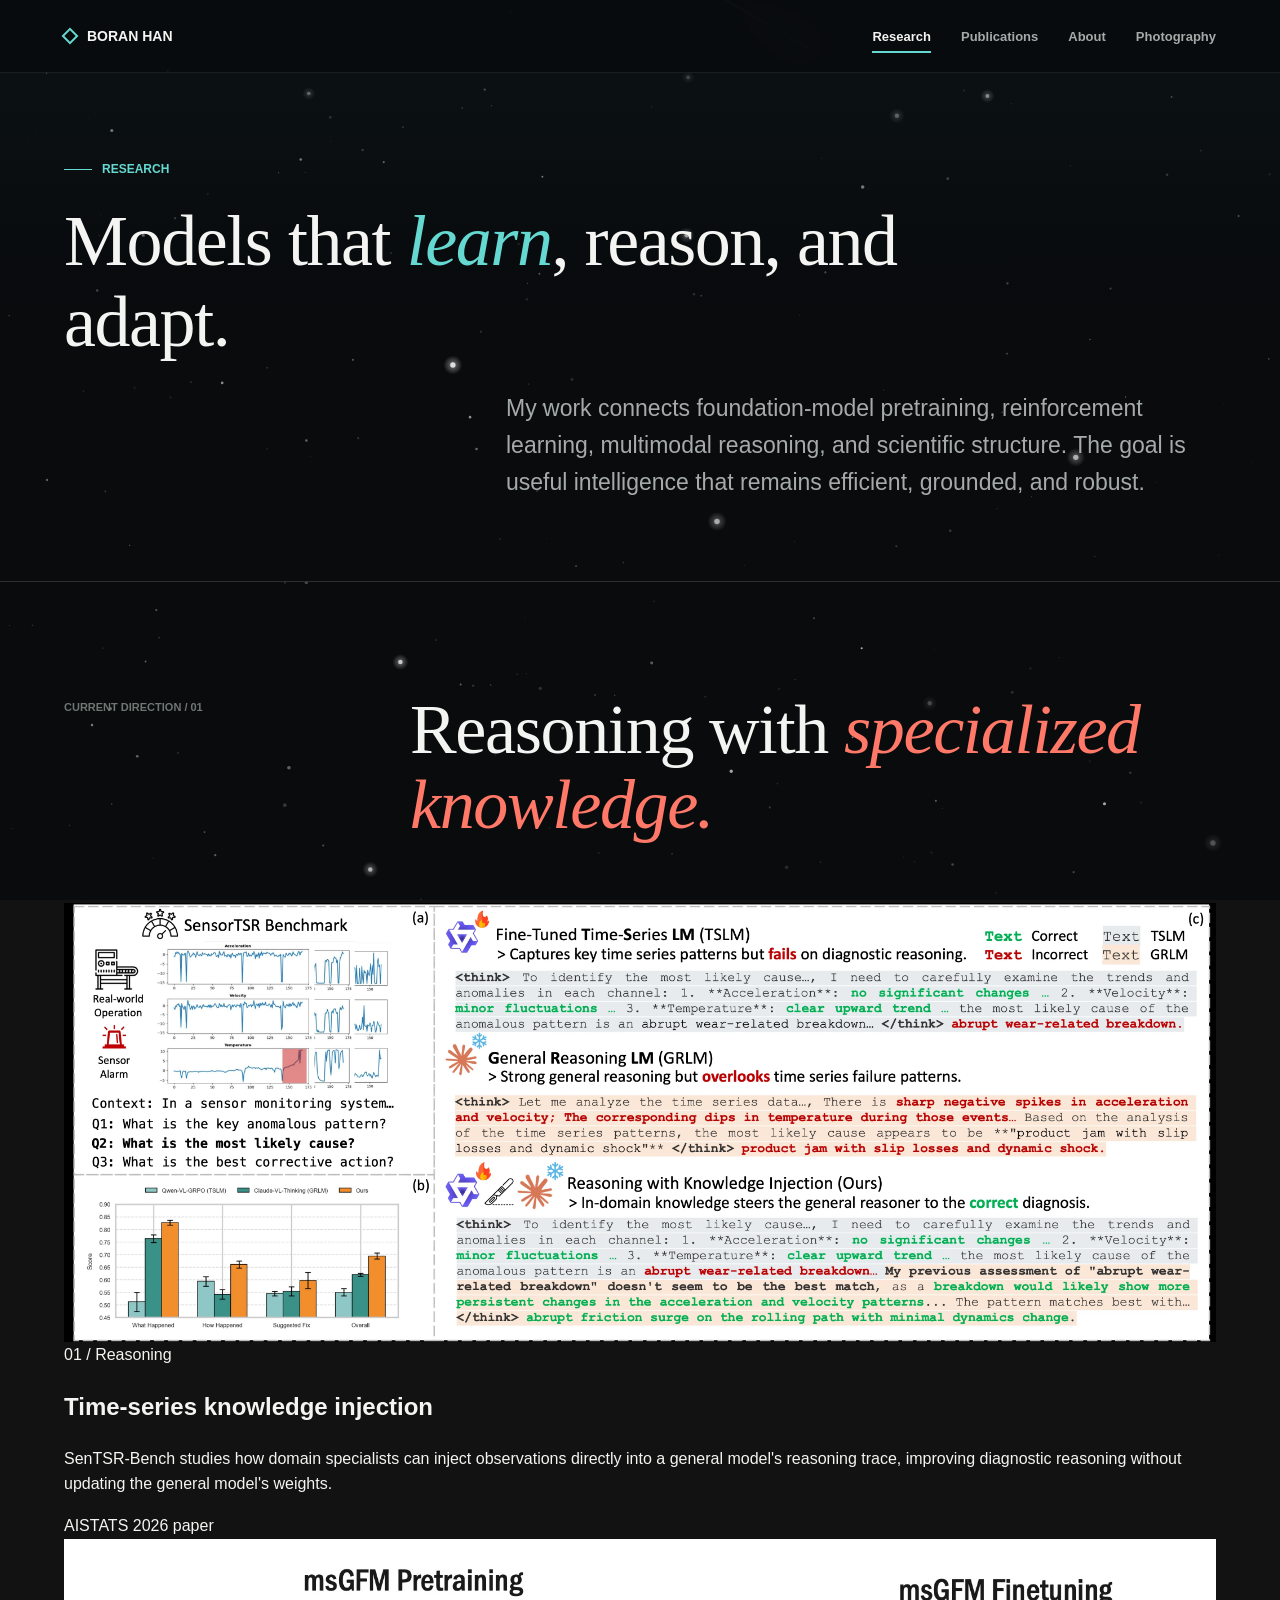
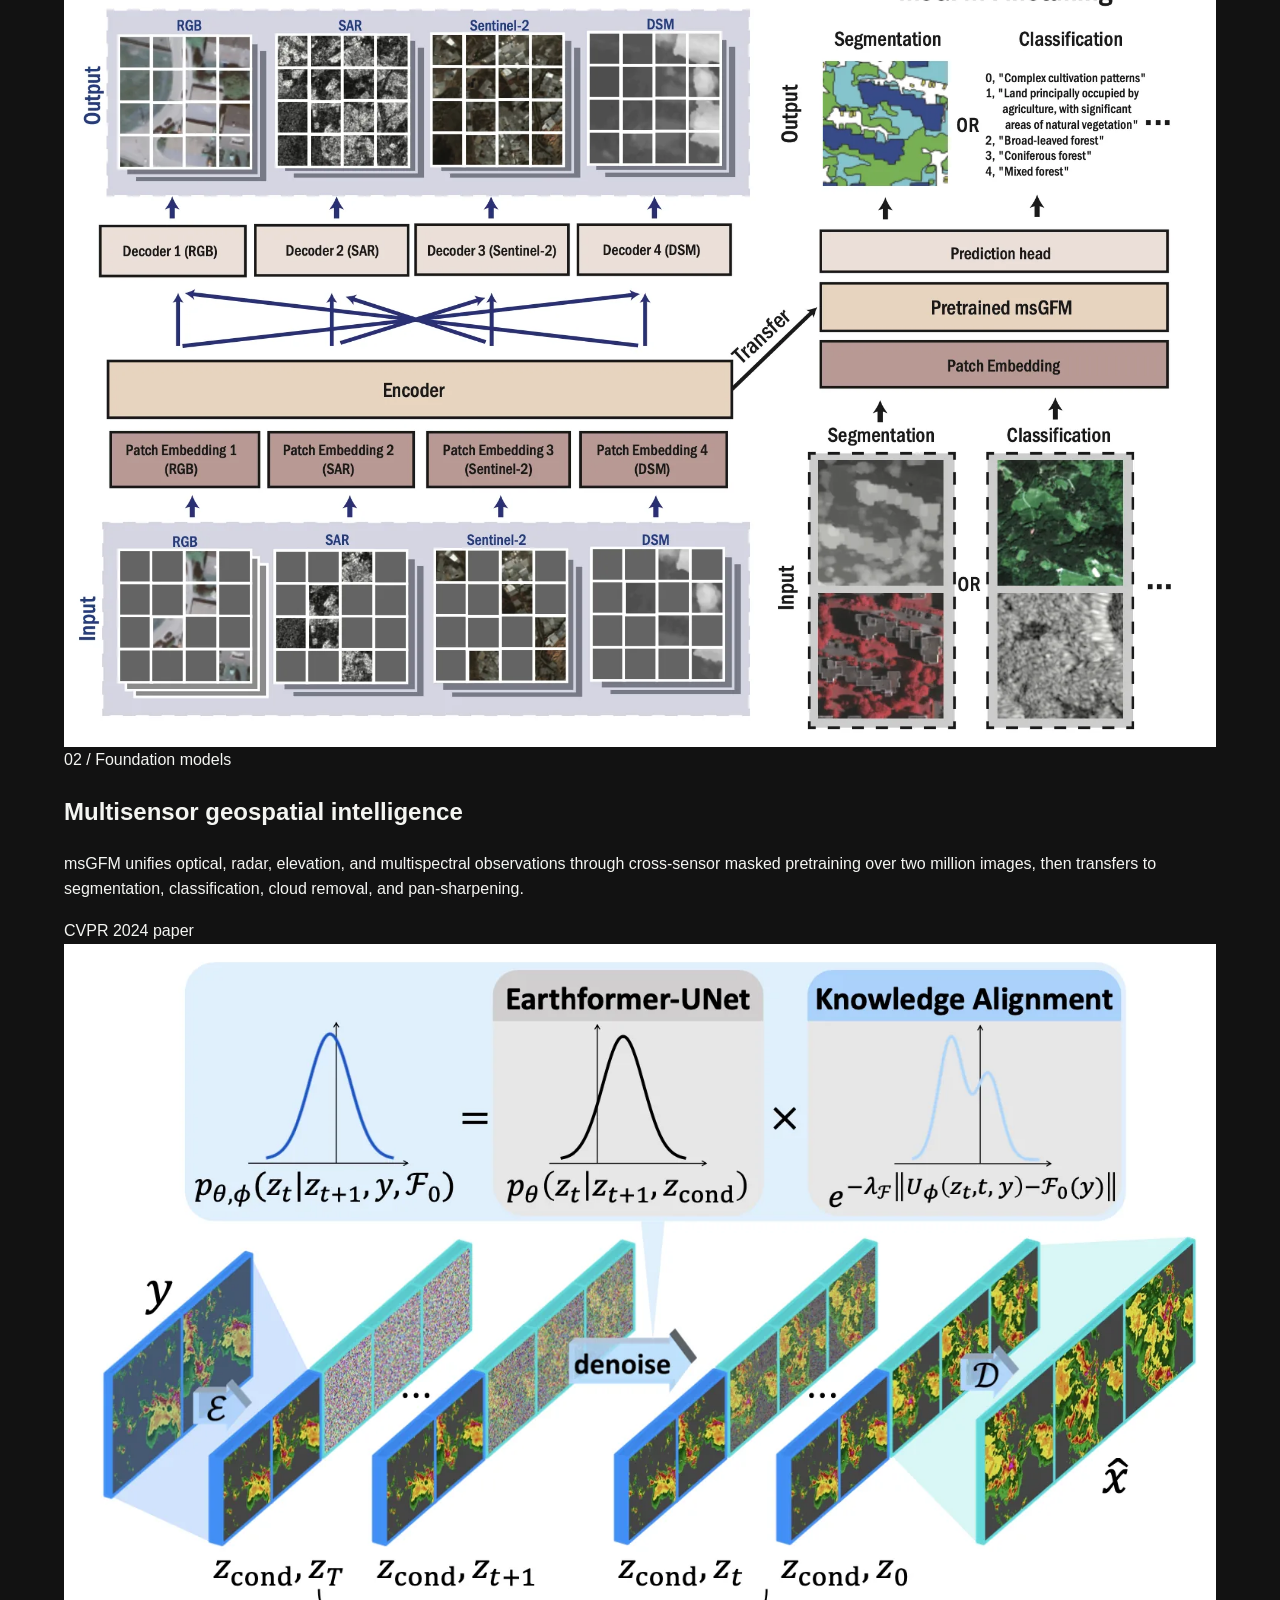
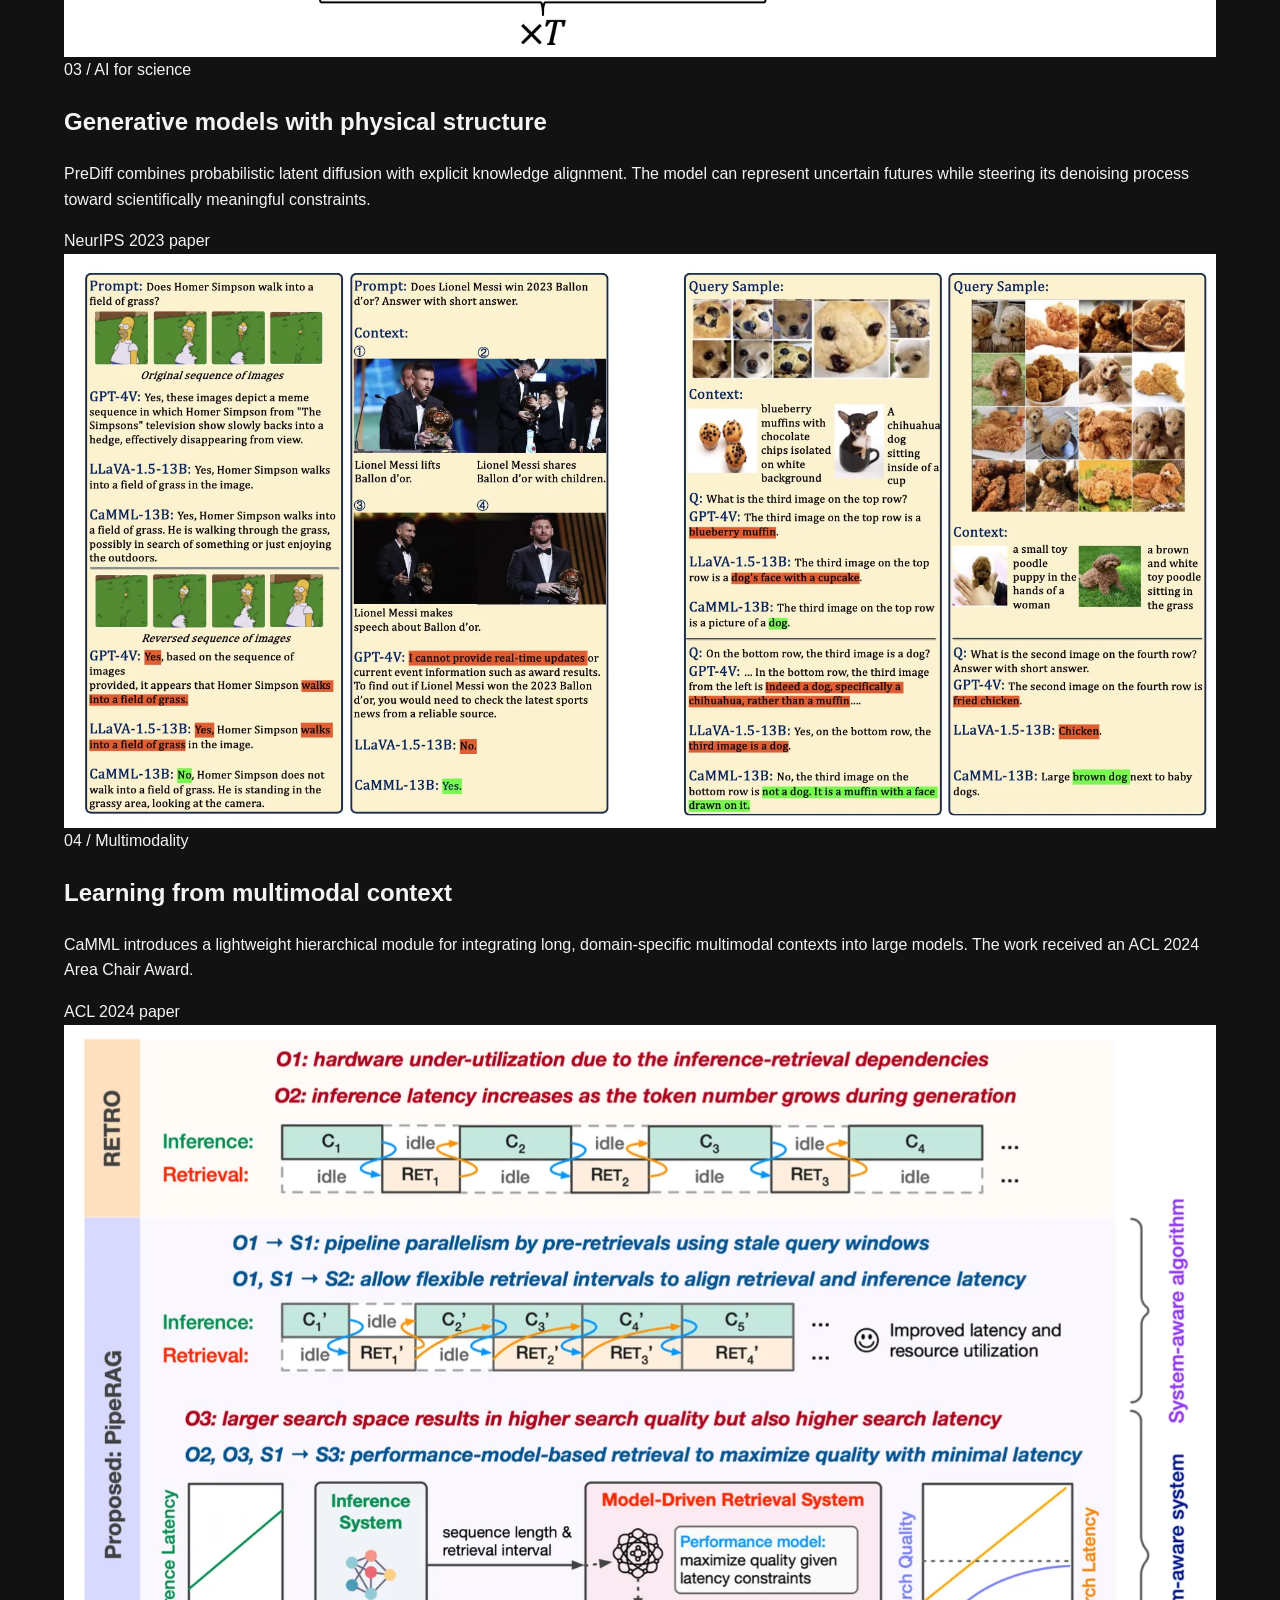
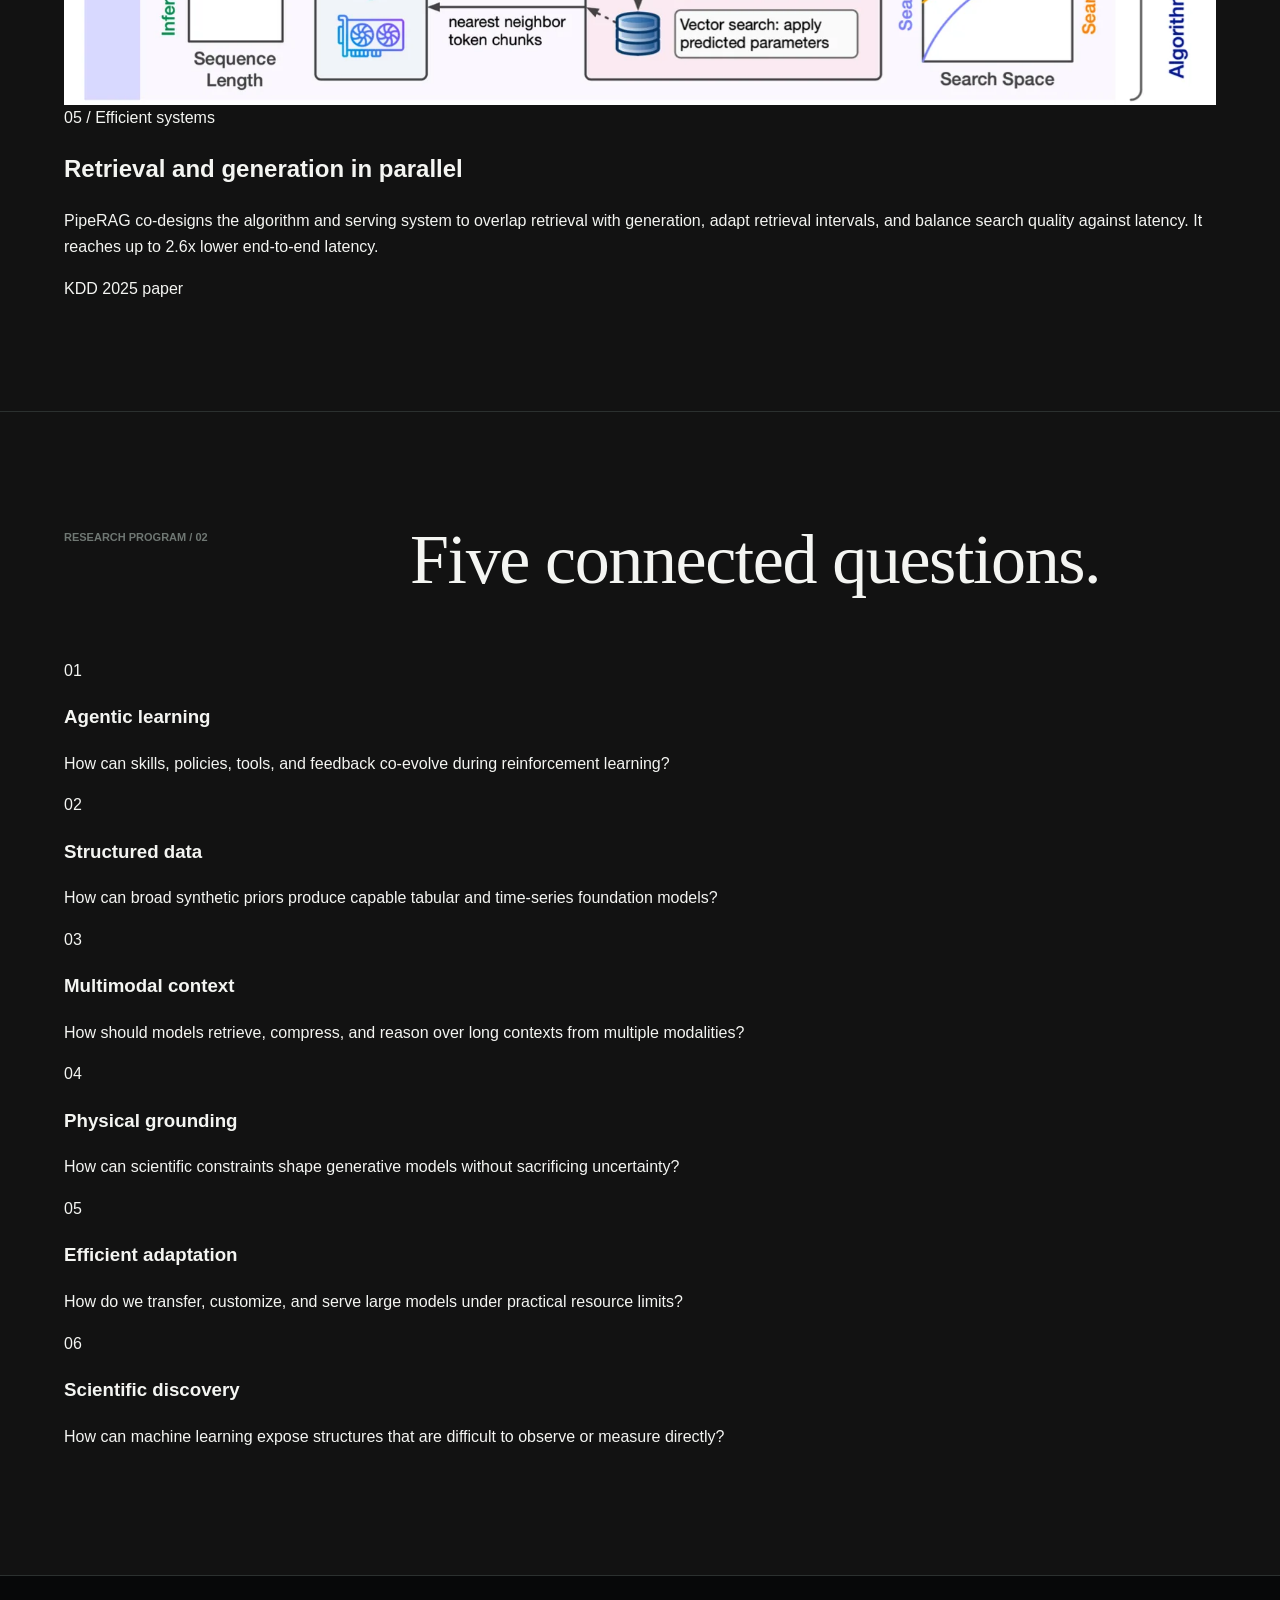
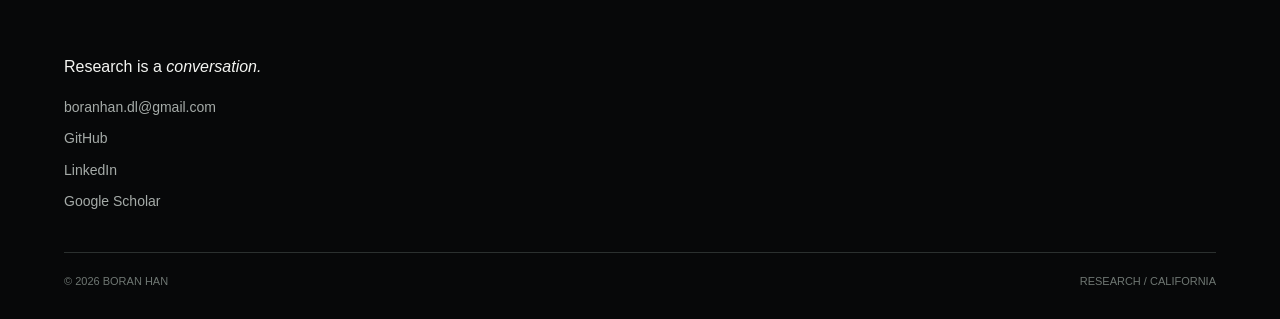
<file: site/research/index.html>
<!doctype html>
<html lang="en">
  <head>
    <meta charset="utf-8">
    <meta name="viewport" content="width=device-width, initial-scale=1">
    <meta name="description" content="Research by Boran Han in agentic learning, foundation models, multimodal reasoning, geospatial AI, and AI for science.">
    <meta name="theme-color" content="#090b0d">
    <link rel="canonical" href="https://boranhan.github.io/research/">
    <link rel="icon" href="/favicon.ico">
    <link rel="stylesheet" href="/assets/styles.css">
    <title>Research | Boran Han</title>
  </head>
  <body>
    <a class="skip-link" href="#main">Skip to content</a>
    <header class="site-header">
      <div class="nav-shell">
        <a class="wordmark" href="/" aria-label="Boran Han, home">
          <span class="wordmark-mark" aria-hidden="true"></span>
          <span>Boran Han</span>
        </a>
        <button class="menu-toggle" type="button" aria-expanded="false" aria-controls="site-navigation" aria-label="Open navigation">
          <span></span><span></span>
        </button>
        <nav class="site-nav" id="site-navigation" aria-label="Primary navigation">
          <a href="/research/" aria-current="page">Research</a>
          <a href="/publications/">Publications</a>
          <a href="/about/">About</a>
          <a href="/photography/">Photography</a>
        </nav>
      </div>
    </header>

    <main id="main">
      <header class="page-hero">
        <div class="page-hero-inner">
          <p class="eyebrow">Research</p>
          <h1 class="page-title">Models that <em>learn</em>, reason, and adapt.</h1>
          <p class="page-lede">
            My work connects foundation-model pretraining, reinforcement learning,
            multimodal reasoning, and scientific structure. The goal is useful intelligence
            that remains efficient, grounded, and robust.
          </p>
        </div>
      </header>

      <section class="section">
        <div class="section-shell">
          <div class="section-intro reveal">
            <p class="section-label">Current direction / 01</p>
            <h2>Reasoning with <em>specialized knowledge.</em></h2>
          </div>
          <article class="research-feature reveal">
            <div class="feature-media">
              <img src="/assets/images/sentsr.webp" alt="SenTSR-Bench framework combining specialist time-series knowledge with general reasoning" loading="lazy" decoding="async">
            </div>
            <div class="feature-copy">
              <span class="feature-number">01 / Reasoning</span>
              <h2>Time-series knowledge injection</h2>
              <p>
                SenTSR-Bench studies how domain specialists can inject observations directly
                into a general model's reasoning trace, improving diagnostic reasoning without
                updating the general model's weights.
              </p>
              <a class="text-link" href="https://arxiv.org/abs/2602.19455" target="_blank" rel="noreferrer">AISTATS 2026 paper</a>
            </div>
          </article>
          <article class="research-feature reveal">
            <div class="feature-media">
              <img src="/assets/images/msgfm.webp" alt="Cross-sensor pretraining and finetuning architecture for msGFM" loading="lazy" decoding="async">
            </div>
            <div class="feature-copy">
              <span class="feature-number">02 / Foundation models</span>
              <h2>Multisensor geospatial intelligence</h2>
              <p>
                msGFM unifies optical, radar, elevation, and multispectral observations through
                cross-sensor masked pretraining over two million images, then transfers to
                segmentation, classification, cloud removal, and pan-sharpening.
              </p>
              <a class="text-link" href="https://arxiv.org/abs/2404.01260" target="_blank" rel="noreferrer">CVPR 2024 paper</a>
            </div>
          </article>
          <article class="research-feature reveal">
            <div class="feature-media">
              <img src="/assets/images/prediff.webp" alt="Knowledge-aligned latent diffusion model for precipitation nowcasting" loading="lazy" decoding="async">
            </div>
            <div class="feature-copy">
              <span class="feature-number">03 / AI for science</span>
              <h2>Generative models with physical structure</h2>
              <p>
                PreDiff combines probabilistic latent diffusion with explicit knowledge
                alignment. The model can represent uncertain futures while steering its
                denoising process toward scientifically meaningful constraints.
              </p>
              <a class="text-link" href="https://arxiv.org/abs/2307.10422" target="_blank" rel="noreferrer">NeurIPS 2023 paper</a>
            </div>
          </article>
          <article class="research-feature reveal">
            <div class="feature-media">
              <img src="/assets/images/camml.webp" alt="Qualitative results from context-aware multimodal learning" loading="lazy" decoding="async">
            </div>
            <div class="feature-copy">
              <span class="feature-number">04 / Multimodality</span>
              <h2>Learning from multimodal context</h2>
              <p>
                CaMML introduces a lightweight hierarchical module for integrating long,
                domain-specific multimodal contexts into large models. The work received
                an ACL 2024 Area Chair Award.
              </p>
              <a class="text-link" href="https://arxiv.org/abs/2401.03149" target="_blank" rel="noreferrer">ACL 2024 paper</a>
            </div>
          </article>
          <article class="research-feature reveal">
            <div class="feature-media">
              <img src="/assets/images/piperag.webp" alt="Pipeline parallel retrieval and generation architecture in PipeRAG" loading="lazy" decoding="async">
            </div>
            <div class="feature-copy">
              <span class="feature-number">05 / Efficient systems</span>
              <h2>Retrieval and generation in parallel</h2>
              <p>
                PipeRAG co-designs the algorithm and serving system to overlap retrieval with
                generation, adapt retrieval intervals, and balance search quality against
                latency. It reaches up to 2.6x lower end-to-end latency.
              </p>
              <a class="text-link" href="https://arxiv.org/abs/2403.05676" target="_blank" rel="noreferrer">KDD 2025 paper</a>
            </div>
          </article>
        </div>
      </section>

      <section class="section">
        <div class="section-shell">
          <div class="section-intro reveal">
            <p class="section-label">Research program / 02</p>
            <h2>Five connected questions.</h2>
          </div>
          <div class="research-principles reveal">
            <article class="principle">
              <span>01</span>
              <h3>Agentic learning</h3>
              <p>How can skills, policies, tools, and feedback co-evolve during reinforcement learning?</p>
            </article>
            <article class="principle">
              <span>02</span>
              <h3>Structured data</h3>
              <p>How can broad synthetic priors produce capable tabular and time-series foundation models?</p>
            </article>
            <article class="principle">
              <span>03</span>
              <h3>Multimodal context</h3>
              <p>How should models retrieve, compress, and reason over long contexts from multiple modalities?</p>
            </article>
            <article class="principle">
              <span>04</span>
              <h3>Physical grounding</h3>
              <p>How can scientific constraints shape generative models without sacrificing uncertainty?</p>
            </article>
            <article class="principle">
              <span>05</span>
              <h3>Efficient adaptation</h3>
              <p>How do we transfer, customize, and serve large models under practical resource limits?</p>
            </article>
            <article class="principle">
              <span>06</span>
              <h3>Scientific discovery</h3>
              <p>How can machine learning expose structures that are difficult to observe or measure directly?</p>
            </article>
          </div>
        </div>
      </section>
    </main>

    <footer class="site-footer">
      <div class="footer-shell">
        <div class="footer-top">
          <p class="footer-title">Research is a <em>conversation.</em></p>
          <div class="footer-links">
            <a href="mailto:boranhan.dl@gmail.com">boranhan.dl@gmail.com</a>
            <a href="https://github.com/boranhan" target="_blank" rel="noreferrer">GitHub</a>
            <a href="https://www.linkedin.com/in/boran-han-ba753966/" target="_blank" rel="noreferrer">LinkedIn</a>
            <a href="https://scholar.google.com/citations?user=Prwxh24AAAAJ" target="_blank" rel="noreferrer">Google Scholar</a>
          </div>
        </div>
        <div class="footer-bottom">
          <span>&copy; <span data-year></span> Boran Han</span>
          <span>Research / California</span>
        </div>
      </div>
    </footer>
    <script src="/assets/site.js" defer></script>
  </body>
</html>
</file>
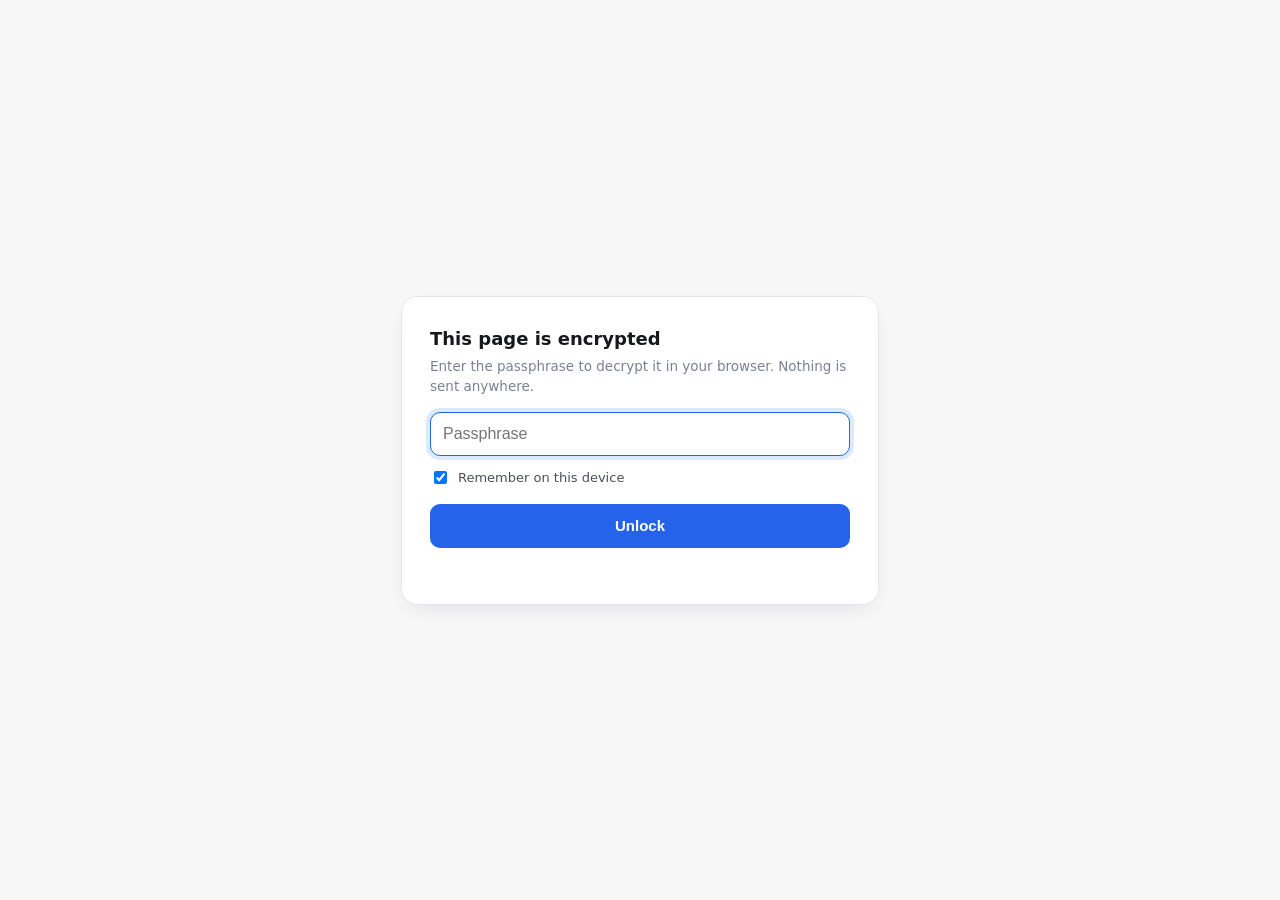
<file: notes/other.html>
<!doctype html><html lang="en"><head><meta charset="utf-8"><title>Locked</title>
<meta name="viewport" content="width=device-width,initial-scale=1"><meta name="robots" content="noindex,nofollow">
<style>
:root{color-scheme:light dark}body{margin:0;min-height:100vh;display:grid;place-items:center;font:15px/1.5 Inter,ui-sans-serif,system-ui,-apple-system,"Segoe UI",Roboto,sans-serif;background:#f7f7f8;color:#17181c}
@media(prefers-color-scheme:dark){body{background:#0e1013;color:#e8eaee}.card{background:#161a20 !important;border-color:#262b33 !important}input{background:#0e1013 !important;color:#e8eaee !important;border-color:#262b33 !important}}
.card{width:min(420px,92vw);background:#fff;border:1px solid #e6e7eb;border-radius:16px;padding:28px;box-shadow:0 8px 24px -12px rgba(16,24,40,.18)}
h1{font-size:18px;margin:0 0 4px}p{margin:0 0 16px;color:#7b8190;font-size:13.5px}
input[type=password]{width:100%;box-sizing:border-box;height:44px;padding:0 12px;border-radius:10px;border:1px solid #e6e7eb;font-size:16px;outline:none}
input:focus{border-color:#2563eb;box-shadow:0 0 0 4px #dbeafe}
label.rem{display:flex;gap:8px;align-items:center;margin:12px 0 16px;font-size:13px;color:#4b4f58}
button{width:100%;height:44px;border:0;border-radius:10px;background:#2563eb;color:#fff;font-weight:700;font-size:15px;cursor:pointer}button:disabled{opacity:.6}
.err{color:#dc2626;font-size:13px;min-height:18px;margin-top:10px}
</style></head><body>
<form class="card" id="f"><h1>This page is encrypted</h1><p>Enter the passphrase to decrypt it in your browser. Nothing is sent anywhere.</p>
<input id="pw" type="password" autocomplete="current-password" placeholder="Passphrase" autofocus>
<label class="rem"><input type="checkbox" id="rem" checked> Remember on this device</label>
<button id="go">Unlock</button><div class="err" id="err"></div></form>
<script id="payload" type="application/json">{"v": 1, "kdf": "PBKDF2-SHA256", "iter": 600000, "salt": "7rI5etpfSGcqhg+sFW3c4w==", "nonce": "wRqUCfL/5xXN0tE1", "ct": "ZYsQVGNOUJG/[base64]/78IeWireR2Y/mSsmKaQQEk+hojt5VuYDsGwaAipuAE/c+PyoXpSBvpKSDuKN3pL+ENNAW0wLhJBjGblPNeEwQ8lyEEY8G50E+AqT9rYWoFSrgNjDsojg4PWdLDUmBy0RpxbzFU2uzC/pzi6/[base64]/MsiJLwil+NuS5LFP4Cady1B6wv9GbHw3FjZ0mBoh6IQrCIRcuAs/Qj1mciVly9eFi6kcSAZfb2j6vECec4fKAgIcsPWo5sedOSsDWpE4cgATVwR2NlszfsPpPFftSD3okRW2GddSh991qhPM5N1L9PbPR//kHaxZwiDzMLoBoPV8IZdcA0gEMowOODLkD98brDCamgHqU8ADuaALUJb521EtvJI/iw1WD4PIalJdHWixY5QVBtJ2/c/+W9lKKvZOcLfCkeuXDBTF3ZD68xluDCYcEHPcuJgnF4WvkjWXezKoUU+gfLqgnt63woy3AKT+UBOTi/LNtU2Lnb5FUUo44EuFf2GAscmqBuj8KDd0NqRIvgFadp9J+B751fJYLd3pRrOy71Q8pajnnTasBynk/vR94GXj8BOMj/dH7Sx9VJf7x55q0eSkGtaiSxDAc55XYG/Mh6R1MPb+3q9YsoG1rwG8j9xNTGFfvykUZ15PIRgLxqQBd5S+fzI5WTKrUp6JrNYT+onKIWaKlu43c7ofEnGK1X+FsKAN43+Yxm/GbZA4WW7fbiyN7hFh8HgqlO2PfMRR1BDYpcQ3YpebLMauTuqrF/MAjmb/KUfTSPwZOfMA1K60EjdP0xXri67M4/e5TqeRZsm2wvEr8SwSLF1x9+lvWDy2+cV9WVcbVU/GEQ8Vt4XTK/[base64]/LSacd4zFUnh/SbcytXdRYgmvJnAlTpC/qgZ/STUCG4uakM+m25oQrc++PfHtkUieiyn7jMNz5cCRGKluVAuIm/b3dFo67IwEWMCnkC9w+0s78zUKuPFxHEX7aBS0iO6DDfgLujUz/ZRsNZSvb2km6krRWcE6+fis+9u0rJe1ocxjEkFpacN3Q9hVOuttsWh1eq3ulBMcVCklVPZi/cV/PZBxhDx+DBbIdoStfzX84N3ZSiKLxl/sXlk0kJpQI9waPuePz/zGqqZZJ59PvPTncueEjXsNhbH8qOsHED0N0cce3vp0iN3/pBgM7ht4LDgE0E2qnwF2YJzUuONRlDMS91XklcnPFZcwYLTPeoBHAddKHoXdrty9za9Ji4+GxpgiOMVOJiuBm3kuGlk0qhwYdsMXMyuAHTlgsSNCJEATbDet1pX4NKXmpena0aYcJr0ufCaTEYY1mlfzK3aIPJG/+ehNIAmEZKgSiVivaLlzam/oYbyR6Tv0wZS/dKdKOxPkBhppjKqkJlmNHVreANReH60Svc8iFv9/POkuHSH23dBP5HfZ0XGZEIdN1XadShXvy6xM19ehzZIA+iIbRMqbofNlVxvm/asyM/E3C1TIuZLGn136dEuzIiTl6KOdbXl0qqTF6MtTtv8xadfUOfdQyT4yUv5bw6MeCtbRVYwcrAWzU82HElTzCe8Cw8tXJIcFqOeXFcogJVPXjRBezKjjK2MYrz7q+FJYLq22RODwG5LObuEZFpwqudzn7nTMfF0KX/+LOXQMHnQ6mibzB9abjAstP0FhTzXDgh13wtR+FDMbQl+UQ2TWsKdA89kVQe+D+pnp30JFhYTR+/UoLf8t0mSd0FONC+cUGLshOPKG0ZsZdwB+OKkmwlhrlA9NcRb8AZxDaYxpLPJRh1RUyxH4syNphNTmn35UTTQsflcKt2Q5kgTzxsHGMXit8qqreOYZZ3W11syKV2BtgVU7ghDqJ4OdX6RqkI00lPc1gfPfyttqR+9vDLarb1TAIDML9TECOsCgbmlHwSUNDichPK/uqMY3mEuvfyXU+YVXjX0PoMor4jA3oSY9BSWfM9r+Oi5yPS1tFioVGuPHAqv7YIhMosD7kz2FqkPE19sBSeH//J9IFZKiGqvC2zToLP9/6YB19tbONSMK/8jIIRkL3vWXJNrIQqQwj2v+2Wb/TdQSd9/D4v7DP4LdVpey/edF0EQw7kaMICgNDceQGYeVfHXp+p6pJR820vtto37/p+gYRiUd42A/QYF4keQlbKhITOvnXNYmxfXfn+BQNV/MIIcowJSWUQzbDdEbve5PoTznXqXiroljvpnlpA2nzLoHtqpqJr+PyTIT/gx6peKTXETTJnr7R72W/UaH78lq5VlkDTzE+ImN8TsjVDEDleX4bz5n5+D4jKsjzzR7U122x/mU20vbTYAn6eqTxwEFaiziWWJYE9k9imZAsRhvzlLsKql1Le9zCT1pSBrTsK4Qi0W8IOEBI3g8J68RNozNvQ/zxN5Rdw5EqwwCGHgoJKj9MVnYOuxSqdL/ArJ4cVMO1V8ZR+37pVa10Y8Q99fJeCgyVb3g+a/j8zAcgd2AM9qc8VagAFzITlTp9lUUUNtXnQ2mK1aCHTb4Fz/2wINTzPVlKTmzDL7VQ6I7TQKB7ycK8+TfMIWnb4tGGg+/Pt7qdbDzDHrCl0kRg7OK2LUKqjZKfVO/11i6jbkGVvMrPnOqOEhov5ZIQV7ACYa43KAEI9eqflUTHjC336WuCvUybeXmBYQcsZBeDY4ambIF2R98Mg7o7wyg/C34B+lC294PuxQEwKLQyCLVj1hErjuePbZ2RfKKSOXjTlZRH5L+as8/nYcoFrnaZAunRLyga8oryxSdFshtm4GFHXjkPQn8HVnJty41habb8+sMJiY3onwF/5r7Lmt6sPmsNtfXHaGti/gd2P8i/2EL83hYOQOCZsF4+D4VbOcQdhuiiMRWpjZGDPktKz77ui4nO6VKekjzkRR7OARG6ULJ8lxWEeJo78aSDbsnoYyuQETAv5snHZQFcB/TfmgQ3COTBblluFwV1z7rJ3HubavgbXaS7W0Ua5Nmtr4LqMbm8UMbKMgX43trduiwzgCxFKvpNLCalDqJDD/c8fzDxbZal6H0umrcE0ntKVIlDcGorLrHqM9xk4unXJFPg3PQl7gkMZTb4Iw2QZLEOphCmJqnWLvf6IXQ41ffpLjh0/t1xeOrsGOUvlWslbGuvLKByYLsdlXpR/rTtYfG4y+ZTuQA8dnJCdCgDdI9pw73uGCxlyZ65m08smGadvT9t0ygUJBGRiRZAGrQlSnIpW9Q8U5RyUi3q+VSCKcMU4o9F3aMbS6B4Qhx6Ssq8T7jkP9YX8P4eH85X7GXHm6Y6EcYu9I7Bznm1h+M/Y7Loff7i8O1c0br1XYaFJ6Mh+Mip9Fg3lrP9QOLQL0gBKJxDEsm+56HUODQEPTXH9bi9wpgOLJkMp/qLXoj0fI16oEbyfqUc6L5pnNcNNo7IiGZemeeRrCWqIOyKVaeiJhAyhS7NRyV5G+e2MkM8dQfhWjjyBbtkt8Wf4ofh5IEeD4CZu0fvST4dbD42zyRSTeAwi1Yen3hV2dAw4yvPaI8/Emmjb5CS2WlemKeuUPW8zUPupU/3YjgIv2SSE8+he5U9lIuPuFSx+4uKJvMkK9za5jpZYXdb2q100X0pg2y0jqfhY7jSumcRSLy5iYgy8Am6k+ul6smIctPbnxfhET6tnJRB8A/Kx8B16I9NoglIgA0zFBVONiq45+mZig2Rtv5n+6C2ilwdj1cwVreZOzN4V8RUmY3yvQy2026mSePppRBlkNKQFXBAyHk2diAzYlKrxuZ/01+IDtJyUQq51sA5269GjWXK2SBa6waEVK6jIVcqAPSv2XbuieGAfLCl7idzlURUCNcD32xTS6Lhv+wWjD4DKnvUTdXss48zbbUa+c0BU0MHUY0kegTbi759tntHAIgUfIlDuXJ+Gf8QOcuglk2CMn4YwmKufGgcCARVCfiqO2TjUh/2sClyLy0ypAAXBSddSMO6wI1LD2ImqY1yOBGpi7zzFShU0g9Oy1+dvf23pI9EzGmvXAeHpuYSImK8gFWtWNCaj4ST6lfQbx1b72G8YLBxXDTNssJ8Qm+ExAtWzrgalg9hwdYtBQyc0sJnpD1NQzsT5WaqeE/a/jNcEV6wT7JASW/X9m0Nl+Euzg+U1rj5YO/R2cXD3lqmPjFrWJIfTg1ovwE0hAGF+MQAUn230avnS8aAyMEvNcQZ6foO4dFMdlWqkTc0/snf0tH0JaP+8BnGq9hnISnoUK+z3gWoR/jESIyXjDeTplsHb3XdXs8Ei50Xw9+44NGdUjPQOX+L/5U0cYYpJNCfaO5ut1rgt4ajJjz5+YwaonO9BUa1XkVJhid+vjw1PryqVdFVQ97mGg+nlJDfxEiNFxOSOdFeVNBkOD2vsQKFOnqMKyJG32JN/PqpeAG4oWjH47xoNX6icuvL3qwBfNqxX7VyHI13Sqx+5AySaIBwi5dcyDkH8WQXDNUAC0nkYuzvPFTgl68JouepaBMvmvbbLLANUW652uaeYPEAFRVwxayZIzzwpAa/783N+I84QcXlUQ7dOfxTJFZMgNK/iKoqf/O97mXHFmWsh6JHh0hQV27QXM6LSLUfMPO2l1RLdy2y9SmqzloWXNj2jB1qGLoWGTppgrRXh1RW+IrZ3McRlwulU7vy+N0EXE/iTalUj//jP8CN+Qe1LxVdm0T7xlxzftYtLBVhrLnYt89bnz1oRiqS9aud2jE/jg+X9fDsQy4gbiJA9IejpLVbgFZMbZI0capSB3zmIlv1W9VnHNLmFNKd4dyE3hJkfVe3aR+hyXf3V5uOVMaMSQ1/BfYTOt1//w1Yb3TXKy61f4i1LnGXJUXJdYO5y0OxiB9sL9ESxZPPcK9ZRJraZClg6SGz/e1BV/r2mmRwoBbEFfZX1nSsaU2Lb2Wwfn437KP7H4P1HD/1blMciZ/ZqoVRmF/ezEFppznslXHY41x5gGmaVD4r2ND2nux2FQAYihlPWZp3i5nUIZw+ufZ3Fu1fgadWt5Cm8pzLXWNMpJs5ASuhFdkKgvpFNCGzLGgao1cwFf9GGC3c7GXKrRJzEpRjUYNLRtYmEWhB+6aZHobe6kacqoJJ4rBB6b1EPDsNaXFO20P98kNY+Y3E8jWtCax0CGqHL/[base64]/J/1mcKWv955cDPgl1sL1rHA50NBBDLvr8JxBIcb+5fzicFU/ALOYKI3swe/5HRTaM6xBjZXNiWyZAM03bzkmzyJnxYZbThW2Z4Rh8AeVH2y7jUUoQK22wabyYq3GMUfmqP9Mi8RP/UZc2lLOM1YMQnHNAL1e/7SZ95+YY7C9L/QYifJBpcxfVmESxNXRTQXMqwfxMPsDYxOjam8t4cYjjIEogh/s0fiavNZwdtbKwtMbz1qLC1sqoW/[base64]/lMtSfk88IYlWpcVk6DX9l+tm4hnkYC4P0y+vjqmcgJ6o9+8RX0f3KAEsHS/R13nI2zywHlEBskKBO8l1i9lpaL174OGmFgce7t+J6yfQYemFXTZDgcvJTTPDLIJq4JYaR2v+O4HlzV8ypDiz17xUceqPyRC7S44rDQkKJGHKMPBro2siSOSPu1BNdfOoFs57Tk6f8GANFThtZC3a0UMPcr7CBxLaSDz4KjkauyeP9yzYircvOq8po6sPGMHuqDHlbM/p8F1F4cRHLx/Hy7w/RkjCLm9EMa37QJr63Zpq7DAZbONrZwaPpqnr4hrH6hLadQDqtYyqaiXjxJdXPDTidjKNpMBMUeNF2RH4mUtbmnBFuDP7NYRurvaw9bfFjLWXWTbydfG3LD2aWSPH5BLmLW+rleJbElUySnHZ1Z2PiwSMSV4GLHmQ24FiqI5oo/1bQB8iCSlCfaTgHurKdN4BU54f/9nWq5yw2Prt0OGVSHU5ggbpxUfrSNCkX2M1BPBq8/2h44loblyEGhVedAXqjCn5ewlkdGZvRfzBaDAkmU0mnRHa87shapYU0GRvbKmiuzC4o0/9MGkEZr9lsgpQC6eJGdklVFPJ2UL39ohOw9M4F+ShAQgWiNJnIetK0G7rlzdqTMJrv+7aMgItH3pNYBzDwNATE8nMSb33r6qLyJTXzvjbdcfYPIxggBuIzZW954CkKI+3EBH/TtpNhtrneUQsmFZ7dm3KNM2ucoxAGbMU09nFvs3+pOm3D3vZLJhUbxYtlFxo/z+zsOHwK7v/JYHH8gZY4sFq+IadvIY1I4yG9agZWhN2ZLmisvhsk2GSRcTXkgmoNAlkAK2+LFF8olrOGZTe9OhqCq3Jx3oepKoJcgN/YHYG5fDNlaXTUlkac/28atbcDynbqbYXgl/VF2JemDNAogrAbStEV5LsvXbyjywfo0bDrCkhnF3WYinWSEzYfW9HGrJB1LttnEJoRblPCB4PqTf544zDW1F5AVm0kv0cEHzynuJt+Frmlyg5mOwVs4YhYHM6HE8OcSB2h5TLFyDvPDfcT7+QbO55hKONhu5iuX/1jYf0OAqbeY11/3ORg65Siu22KerNZIJVPoVoXTNjwP82YvjZvoJ4IAUT0N4CrSLWyQd66oE9iyxMjGOtZj6sPnHccOWJgLiX0q/aPxpgjM7nI0RJmBmbZNVH0YvgDN3G2v0o8pnVHxYJCiLF7qeGUvdMFx2k+fzmEHJKFMPpbIlg+tlW4n0cHYgHWqwUs9+T+GprPdfzccEHWdHGTq9WIp98VvT7eHBdxh57usH38eeLeDUe3kEwxReaBq5+1rQTYQN/1HR0uD32YWnGdFNfIKsYs/LcM/j6ITCCTG10/rISWjTfCsQm6ln7MI4rFkcF5bHu7gdqINNpYdjfIqiH/tM/d6N7AWzQbpAoI8o1BhuKze873O/gHsMs8ZgiiA/LbtNr4KZGr8P3jdA6ExRF+elX5LtcWNXncBzmmwGCIFO4ZB3fJuBpVzU7ef6eEloZ0qcYL+rff3kctZ5lIdUExtRBSH8uJs+UcA4Mh0XaQ3/Gvt6/MEWWcON7yLwb2pqGDqwTrTFeYlRspxcmgyyCzMlNaMLpmbmZlg0f8p32/CWTP5/[base64]/0+NmdyD52lWsxD3lUN+Ap+ihiAiKO35E2hI7ivNen1sAJkS04C4mphFVGWiB/wHBcZwKYrE7/BdlfcQa5F+iw1h3QFY0iHa6lTiUMmfqGZ1RLnuTw5tmUN2YU+7q+QL6bOBxN/5+v0x/0F/4ji129VCTiPW/ev1KLmOoc8v/NzYf2sh5hZBX4hd4MOihwm540acymbPpfI7kVMa1ebhm/1lYutmbjwCBlZ1/Y8WsF3ht2fU5Xyafc6NwNNrFWNxaVcexGxTe9US5Yk1++IFc0ccMidGzq/JnCozpTTm0QucmukJtDa/[base64]/btE3fzs+N44xfPnqs7fifMmaCbqDAJwnvUXp8xz8cw2qA3r4Lx40V+xC60bn9SmQrbs8GYnsLTYcb31TpIE3lPOxUJQwv5Av4r/swWYhw4AScuvU3nPo9kNlJC01y1I/TmXIjzRocNKO0jgYjGh04q/JAgJ+OLbL/k+jQiSstE0lpzYlAbUnBtDaWNbnS23wWGk5CSc+utZfvWxyim6EKbHvKIqozU4kjvvmuHxSAbbNc0PrGuKbDeuQvcebTrSct+UjOse4erEOjAlYTXCgBggn2/AhoV2Slf/[base64]/C9CK2DauAg8rQsE0O7eWfW6Kp8VgkvnzaVovMBntLo9CRmgIHwBf7E4tiW/quEjR0/cB8FOJhJ12Olk+pNhUxSzQLE5DpzEIDDB9/4kAZOQo0b4LExx8dcNB5w0+o0LdHoEcR5eUQn88491pgJ5BNQcCmy1+W/ygcqFi/UOEwc7CY034uogexl5ElUkOXwrXXJkyfFZIrSinEn+rAaboalHT7TNGon6Sl+SH0hFYvRSOS15m1BO0O/J92KZFZg68BpD/8aazpCJRIazmPgg1Bbp5gy1dRhbOxs/T4jkNV/Nqi2eh6xzR9Lc40+/Dty2pOGFLGA3RE6cm8Jt64I2RVT4sy1q6UMPiJ+sLv9xgXwmXp7IFvmuEabA4M8HDZCYR71IQdVGquGPQXQpMveRLny7+qDKyrCZ60s4vQiC7pOvE7INgCu1mqBiT098JkNHF2dMdhC0126VnaKSZH/MkVRF52YXYI1TAOAplqIgy7cModKKxPl8GM80ZHBURbmIH8Kz+DEBwkH4nacl7bOa+goDWwEUtqjF5Kcsu4QNLFZCi32nDU1kwry4yG8FEAQ+71hkVneJJJ/AM1epwyisGSfuRGjOfYz3R56vlzzsKFB6OgfB2YglmKiiqleWu1BsksWazok+PzUCix9kxpawoTQDyQKnb8aDuK0YTv6IRavAEiTxy3Xux2tOaJwIVw/LHLpCrtBZQG8BnII27UcysSYigX+0PUZJxxpUuQ5RhMJDtb8qVO5+qVnneJfYRSYr991tCGlywH6zz70uwq2l4dD+OJcDjqAoyBsy3r5xeP1luCCqi8Kz5WUo+1EUk4QnK9+gPrOlV63efBTG9AAWWRHOYEjLQAjddkCxcOrWskLEDUhkdM+lo/[base64]/7oc/[base64]/zD0mOtQYjMTIwJYPdzZG5scre80UEtU4Kf1SpCpLUp6fSQIfBkhCV6aKgnhmQ+qz/zvvwZQ7yCB7+w7AKhtzcJyz8J4+19hGZefUARjLXATt4v/07M6rjNa6MHuKMd4XiT/2elkzBVp/10LSxeKYYqiYbxyXoT78QF6Y7Q88WCV5pJWRndQukmGxJbLJKO5RsYYt1mhjt+bdjajdXX6l7dMAr53dbzlIHOFdrvfSILMf9bp1ouiB+aJ29PwXpKN1A2yVRP4Ue650wOB8qskYQsgPtft0XSRh3P07ZR9ZNThFDyV35tPuKSwZ8jVl+fGj2AYZ2FrUfPYHt/fod9SylcU9rfU21xGJvJQOLtPzHxozRvgmkzUeu8uQzfcMtKUrevKUil8uIsX/[base64]/gAy4qp8Kn74DQ0LJ7NB6lFHngaLIap9bNZH9DnNI5MYz/ydjhSfPomq4Kp4sDgf4r5cHO1PW+bz/JMv4rJPdGMPjBkbOWUgjMTRWZ7PcK62re+sxeYJp88k6jkRuXpYZ+AQljP8fNE//E3C05yHy1Z3BjKLxvgYM1zhkcktwh9m+dqlDf1jv0hN7RoFYz65IixL7HMWuJ76a2bXHRZQk+r2ZqntC3HevPQJkMEdl5IelinG9n/xzO9exWgLjfKe+3klLTbexXtT5fnK/0FU+rFBWZaHxHD/3nmjfaPjDEHyufnNv+R4efsa/belmQ0bEtZ7YPbtg9LtSifimMndvQ4TjVAsTIJPS8NOOdQxbX4qxd2pGUwlK7dy4EH1EGgGlfu1wDWrLbJTU23PBmLjDuXcTG4oEaMa+O//Oy0KtpZaz3pOt68IzY97yWiFopLIYV8+pe4wD0Cx9WV8LM6ubpJ5/+nTTn46yHb4X6ESvduovPVZtgXTjpqSmABmxbX3Kksi6IzIlUn/orEQyr3SKhRnY7F3vkKTZfWqfBkpQvLO7DsNh3ym3NgBjn+GZ//rve4SN1yhV7ePejlsqBmFATo3yAf+3C+iiMs+5Zc9oT3FaePxPIyAtGAasMMcqKKO+GqMYeASY6+Cj/U9npaY0/7eoT/PDzEEJvQ5QFXP8U8OZTkYzg4eLvG+l+mdcEOri8t0Gp8VhMCiEI8PA6Ar45md1ZH61arkMc+z0pDQV/[base64]/fpyAsSRYVuEoBHHhJ97/D6H2e3meDIcSKPvbkMeNwLCEfCify+1LytXjhXd0pQQ8jWdVuQlWfyr7rys5n8qmLUhUZyBTX3qDK2dATpYFTi2JiurB+jmPU63dX0SBZPcy/Lg8cUoK7t9ThMQSXLzhh1OdLvyTnVA1icwyPpcf3SiciRrlJwKz1G8Y0yQC1miQHMQVI34/mzQLQmpz8FyAIr+HgF4GdSUmbg0ouwbhyl/ABPe/MAiokt/[base64]/5SaHzbtzAxIGGDYcn3q5mBNGPW0gagO5Cx7f31LejDAEVaHgOGYjbKIBMhdIVk90QlDqhxK5ZuUqm5dugNzhsHGcskwutkBSfcrqXoR4oY6cjHQ1D+h0ZgF8KyiwYBeFypOn16OU2GRVn7/bsoCgQLvx+sZwu27SQ+pPq2vAUwAy95afP8AdSKUx9ptIAyfCuPkucdyKrTi8EZ8nfIC9p8K7YqZN2WwkoyBvVgvQtVC5bxNiRDt8PKSGLG15z1GESZk2I/0cUabyC0mrln557VyhWPCvtWOEs4lp6U3/D/TV/YmVajSM0PwDmPw69OdVCrA2VHUzCla3oQK/rcDwaHOK1k8Lu2Wlwbkp5uKkr7ng6817/nKpCYOFBdoRkL3CYJwqJrvZ6gc3i17hNhY7M/SG+hehS0zkAlFFbcHPJQpr+/1qOVrG2QaxwUb+xmH9ATUPbdOkvgt40hlFpU4xRyoEHiMiF/1s4tDEllzUTKkgmcJdtvQsWpwis3LnXz+raGj8pRK4KuxznAaB4ED/20S9kEi6FIxlKBb2eL+0JAzCm/thTc3Qx8XoMXmTqu+ayzNVs5gHjYp2zkHZQ9GFew4MMURizdpbk8wdBbzHedjEzeF+yPRr1veWp4e3Ys/zAX8vsgbeqsvXGUcq/nZF+AITealfE3dguh9gyK+MFhsK1IMiYdppJNlidvRCnf1mKMEtm5YQpPsBl0Qh+01P5Xny27A6Rso6PIXtzoaVeBYHb8m6sVkh2ee8UJwgU4aq5HrbWBJyCHRBrUEIYIZWkuCJE/1nRNpjFJEjX/lsAOWvNhVCFxj+axPME/3xBUVQQ6ph3UrZCJLgUdYYRydZ5Xb7wkzMdJk/5mvtu/hJ+ccaXAt2MD13+VLWkRPcmEbGQYUQMcVUCoA1ZdZmaomA0NnsmvknoXwINzQRebr1ALsn8+Cd0beFd+nGL51zt3IiyHmrxhsrDOhu5WOioW4jYcN8Zuu4SFYIeqSsJDkL4CHLaQ+BheGJcRBBNzswr/9eWDmUIp9knqmmPXR33wktDGnaQFK3Xkg/R5cwW5zmQYP6zBm87WrqltG5PcYVOWRxrdFQZHOsl/hhimUEQGMnsj+y43XikDeQh5NNDCAc1br8N4umyFf1oNNYPRt8FRMe2LiEh6LMLoxC7ouASfzHLVJA1E3KlUEJr0jFIgqSeaLOo8lo7WQ4JxGHQ9a9vHVLEI1/g2ZODPUZq1NueFY4Yv5kSrBZKiw/9JTKpF3cMBlZcfKaKSfyi2tvfTZW0eNGlpG9jWKajL70LR+4k7n4i5JzfHki5/[base64]/1SOsVch58Hjey9AAHjvEJc5oAH5LYuPDb9SdOyud+O0iSAxiTMqgWy9NKz9onVL1it+mSYSEcA/oR6RqF9x0fU9rAJyEXJO6a7hWC6FbEs++hvRpeOqnMcqG+pazhTsQNOHKhO/DXLeBVDGf4kNVY8tile+ZeuOvW2hWbyVIkQxsnotwZDXMVh7MEe/ga4dFlgHXqBNbzNFklajR/XGGT0VOA7X3efy/FvRAG4mqSAfgAoj6cN9UoQqVuSuDPOhKUikKENHIykLawJDvZXJKJ0aKC1hy4BiggHHwAju796k8odjAzmfVipmA56456JNYMgpo9khhM56Ti6knJ14oB+Ltk2R9qvF49i+097ToKNeblUCSyEMABaqOH2lXqgN3yMg8cLJ5yJn+8aZ5/m+v5xyxpVFMjJyB4mdCW9NWMEjP57XobASdlLW/Rj62n9eMb6FHol83BAPlftZ6N2THlcVuRCx4lhBg8ndSgoqiNTS6tw3NmgaNH3xH96AkUm2m+x2heLLr+juv1T9Su7nRO6NBi8b8cs6tGKRoEgIbtkc6yuro9BFzR5d00cEqH5dpHV6LZI5NkSP5UGR38ev6ECW/qEzdi0aIo6UYsLf/+up9xTM0waNgmZbTzBq2Lb1FvAoaEU0O7Hz4WlILw5QaPSylyNgr0lqOwy1EK9i6W4Su70b2ixVEQX6VCl+MdDR0UnEqNh7hm2NEEClDhE/eW7wzeJTpI/HAptLPk9p+xQYjozFwRKLlJimUgGRLOJf7tyRnbpKcVs0WaG/g03slmhR1vSDDJCEM4U1AakdwnAoE/[base64]/upAB0P9Wj23lu/tmmzxKPxGT3og9V3cDZPJe2qLWQVAEG6+KV4OUZmZjHj6/xVv4QeAA7TC8/OAR0P+oqw2kwuv1IrjKn0tmTD5KHT9ZpCNmMVlv519/PNER6btEFxg9aSVlq7ovptkjF3nUCBmlZ4WW/eC53ld0GErMG6tZn6mApS1uoEc0KLwjf+w6YkXivR/Xwyic52cu+QNLqSU0RatTNCwkzrUP4WlcnWo7yyahoO7UlHlzwH5iARUl6gDV+I1vOk189InRxdjYlbSPxQwiQKQdTT2OhsAH/9vLmG10woAQogFskwhRWvmkAGkV0xLaZZGVt4cx8BUo5ag7mSXl3+lrBgicHE3S16mxsctHLBeuyVaUSvL3UknOmmmjIlLAUqZD0nq/I8or7X2i+RSYJz2XdnqJiHzzU0ghlcdhZTdZje53FA/ef/Lku/ZOLELnIr5/UGMncq8Odg0nFtLweQMQS/EZU6y7KkuHikzvxsfk2DWFjEugHOyQFBovzVqiOWPKLrzsrYif0ar57H6o1L5gSOtSiDxxnaujw5B5lC3Y62Fyyoj1ZRQzFoaaOgOZsa02vTEqkjLH2cllE272E6O7d/uqWGvlLyIHhTPkr5RMiBcsqHN2KAijWLMcWKrMrC0V9FKCbbn5wT2p6s+EUaHQrL+rfEN/[base64]/eAZP3zzIoNogSYErpVzoke8aBDxikW/0ZhKHbDVGwdXT1d9xsqa94X4LIWYktm/ebZcEIqsEgTRFNwhuWugCK7i8pgF2aTGrx38nUW+/XLg2S+8f0yMqWynB2gzIJCZdXr3m+V913UrUvDcrZ/F7Hj320nZy7hLYXx9rCkoD2Dbt70OWEevxuLs/TbDB0MBpMSt8KTC+bRHfIOIDdummDqiSd1kcSIoJgWHrYj2M/EgNSB6sAnO3syDikaqFFVtgFmkePtTuhiGm0qOZNW6SLFGzCI+oppXM0IVSqOzfpp3KxgP62bm3EQzZaQTo6q6WnNLKX+u4nRIdePFXccIV6kha2JpKkh7PK01WYZUSheHpLkkTENUAUX8QrKJ0CoD3gFirbxBKl1zDcLHVv0bqg1SG8k9gWNEqq8nZUb1zPIat/LR/UzP94KDQXJ1obatpt3IPd71V1v4docaR4L3E7rfjQJJ7vNjHSHVWyCsaRsmwvcuv3Yy2FMrPZwB8+MruceFIN4mD+NIZcNSSpI6HWT6RxRmc5frLKwGDbueKk6Cbq8SRTZiPpi+80IJYB5g5gMk6RvRiRNsMNyiiFlzySh/[base64]/GPPNt2GA55adhYa+HapsWrhBYq89z614xKxSQ0ykJTPZfFDP0+J8/BlXoEp+LYY5mum2WhoWBmRhwuADNKQqEB49BpCqBvekqkywo2EDcmRZ6ODLIjl/7aOndTFDyYE0I9NA4mni7XvRMu7PZ39wlffKSk8Fg0VzBwi2uLXJ3njo8eM+fAUt/AGkJ4+2+eMfuIsIG1nhhnpH7z0Yd0nAwUmoTtbpwoMBr9O2hQifnOsN/[base64]/I11iopmCch/1gL6A5Hud9NHObAJsm5E8d5Z0IFdnHybd5XfKBbyjU88oaB9QK/[base64]/J7jVfIxUuIT5694b3L/Z180V13QtIS7+oVdCVbxsSqCp6L080cMKYn0awALlrq5kuJq0OJyIfM/3b9wlw17FarPwn1kdHwyXr+fchwBbbolNxEEiFX9C3XL/leC7I6nc78AgsGGUVgy4wPfCxhoG0Yf6gcXDaXGq6v87mp4buEOoCeaapfJ801S1OXxud9L812EHuLPbz7Zunit//GE4RaL6+Gyf4s/HzDzUsOJpPkjQp9lfsga/76HCDs+1AqqdT67PGOFp3SXPNVoeJngXhgCvE08vpahVbQVr9pkiqt1cSU+hl5uKwfai+gcyVBSYRlZ8qU3yTeGPt+ctA4IynmaF/xNTB1fQijVsx0PxdvfPwkoVbfrtcaFxwlwwprwpycBktdoPTMVb7LLxDqegXWfIDvH6YiIUBUSisQEd0QtXrfcC0PCXeLwGEnQ39V5cVokauL9EhzHscHrmlXjOMTGCZ/Ol6RARZnE96RD0sSnWmZC91BKS6Uh/tBNTGNfosFviRLgQ0j9DIRPpNGW5FkfOR7619FTb72CRCq0L973Wpq+Qo95ISzCEHX08GxnSurvbrfVKMAVdPA+rsk9NWKsTywOGuOnPpUYsvGiTZryaF/tgxJVGZW2lU4gry5bZYLZsPeEuX1teFVf4TzuBVWo7uB++bUJEByTytYmUrP2IkaSbcVFWV/M528YKXbRXSEhZPg0aGQi9Lt5wdEvCMNEHaaivm9HVOvqF9LyERza/[base64]/nbqQzCknYjw3SzfYtzwgSQzOoQZsNNMzCXsOw8FLl2g0rR7DoT35q4RIfj4JlBXtEBUR6fRovJVPwRFYkbqXKwaIpKUdeNQ15k3ayslIcEWehG8guaWEYn2GbLSlMhhsLscjmvdB3Th01u9prLg+OhxqAiJra1cu03oUKtqMFR+hee5/RmJmfDE1wHfWD3QLTy84cxRpr92pBx4D0axWIhvmFkzHfXigaFK11LQuiqncaIz+PNLzJ6MLF0Kzv3IN+x5zUxG62OOJRhtwdOZ6DjRTy+cuCJfrElf+aq3JlMtiVQSKUhX2kBI2McCXYaumx/orXmb9tpHqYPObSF+w5OCPAlk2ZG0YnKImHX5b8J38G1zGFK9EnAlzPpdXZ68ErwPTf1ptZiE6AsOZ7bcBBncfaH2k2y5pAzSbZdlzZ3SR2+zrDzYvNDG/WLj9nDRQ9vG1wRK9gORFYIN+U+vTnWQibRqU3o47Z8S6egqQc7WP21mDvhRMY4xBQHqNNNiB5aqMBRNipNVBuBcam1sZQA+/40MYXqycgD3H85FeywopA1wg08zYCRFxf+gJA1sfFSW2T52+2iEnyBH2xthUSJwpQCrKOFRvEvVKiTRdyRp8yiXDGL84KchV67pZPrwjsdXyiWyr+ChkXUF+QzkjwdPCgqhPR9bSAKMljPuBbdOyseLZXV9NZmDBMqRs5vozTRGWtD34c6zOFDRDzZCrI2ae7EABD/6TGBO7AQPh2c0Synec34bIqAHc8nX5oVEMEvupiO7EvN78opVBzRqMhRqyeYKSPgrprhcYl1mYhqpzEcxj1cd1/0hI+kNSDSnUAareNHTQxB0xFl1HPedXXuWYo/5O3Jru7+z4BS5pkdryELpmYJsaq3ijOgrnvUrKPheHw3lyAryNfw0VLT7KQgfxXSiFG40VduBbrfbragkWWFC1mnz71lr/XnAkil9RYkPuDjBn8sns3CNlEk99YxFiHJimd4vialZQCUjDQp5vkW3Nb+/lMds04Q/XkBoCLVVgfOQn1P19kWuEIcRScgw4hCEyUSD5SG4dMvksmYcHZDosshuj3bFEq2wCXDyIAHhXQVDG+ybBdusi3rafUafXkGf93qeP1cLAUBK6NE3k2UbAlS+PnflC5sXgt4IvXQzQS0YCEU6d9XmL0f5wb/Y1cxAGGSjMjf8yk75VuU9nXSFVWMnGl6hbEIIeznwUBk2HPxqVsHDULcw4xQHE3QtJZiyYOAS56tdKSrNqCBSBRMhRfgxFAcFxzihKIo/urvDmuUZAacWyeORvChKyou/89qif5G2guTixrYyhYI+F36YK3fB5g71NK6t7o4UqA2hVmH4zzsAeT5Wk691kNluEqB3714YyuWlI14lbS1NoidZ44BU02TOmDeJEtYWGimMHUze+p0uxT9uXhvYH6Xhxq9Fm0cRqjt12s/XhofyXXG/NEZQjaxGP2wigy/tzlwQKTvR3DMLlBw7XEDEVBM0/EP5gdLJ+Ha/yC+MW3NxNIlJFBpuNbXdpXHPWlCAd+zqGY2EhffkwAbcJ78Pxo7QQkKSobFQzIxiCRpoB766vdiQ/[base64]/N6PEXfYlGmWksZMGgukA6ouNubqMZEnE/3XAczdx9Prc71eVvtU8SyNpSM2i5TCoURnWkazZu4kg4Yi6ZU2JxalFF2Jox5V7tCaU9imk0cWToCjCXzJqnGgAc0ftnmQ09IrzWO/5/SMWCv5l3+Df0SuZKFfjUUHsHVdNWEL+Wq2xbGk906TlGwCStzMpF/GShRD1B80NRpRgNkru5AdZP9FHn98GGTs6x9nX/te1Zfxmpd/CT3+0OUffYu6Rj272V0+z2luQ6Qn6o7vP5qf2LDrB91DMNVHKMa+vJ7DyL3Ob8gKeJITFsSxwvm/OTjrDEHx+umqXGKMb/Uf6DkkszZ5YrYDgsryYE8wsF9BY0cV4h9q53Lq3opzZp0hOaLeZqfoBnZIkUZow6XtBpaz3f633QrFyBPOjMpLHlQYNimlhYldcm7UvkUpQrMpCjAz0l1Ew9XJmSl+iV6DycXfoyBe8KQnG2zdxSvRtd+QtTIVmddt8JMNOayKZhUw0DmdwchbJ/qo5r6ZxxCL1hQtHoY+wQS/7OhexDuFoK7N2kvm3vmt8oUWHBOkXkbpSHcn2oyuI16i/lILx6VJn5cvAoL3rWhz0Jjr3jm0nP0WkghGYFDIS9zpjFOLy83VlOL1oUF9155sMg97zqKw3ODWskleoM8KVh08VTt1WEV57svX50GvHf5WT9OhWb5xqGwQGxk4YfvAKakbCeJe9LMY7TW5j7KxAM3L3Jj6/dk+w3CN9o262FQjshHY3pI1nqLoI0EeEbLnAl6d91qQs/6kiXXQHnw+te1rTyBg8U7LKqSR/sNqU4MprpkyOXG0Svo/[base64]/MUP6TBqPJp2fmnBbvYjKPzjV/F4sKS3wbw/VJGTIuqtGD151NfF3fB7nBv5kd7HDuNE1QQE/Xr60wrCQwd6iMsYrhYHkd8gKk+0/31KlBrIPx4kXElsev4hp+r98kOXj7bZaeaQyVN69BJuGAVcBTnYaIMnagmXZzfat/HpCmmV1MD344l+d9Rtqg/dlQ5wiANNZL5ArylUnplcDAkeCT1eHEW8LrSW/X9JbOMUGt2VyF/04+G3GsU1RUd/ixiHHFjbJ+d5GiEDRSWWhpRJ+XVbIDyP8lP+VFawYym20T0Le1TDLHEKQujfhYolmwjIRTNnDEHu61s6sYxBgJDJZgGrPd+q3shUXAvQ7Os2yuG64gWe2f1Y9O/d5XsVyls/2iQKTP1H+0PRbEQxwrRhbgswdRmX/gKM4MGRvr1KDEZVwNiZJ3PW8NVG60JczuC/4hdJ2LNlclN97ViXEDAsckeoyOn1xRDiVSm6JwPh9eXqWXnbNwApZoGw2s4QYbtUE23wh9/x1BKH+UOVKELfOdBliB6OJB0w3KNWxRw4LXODo1nXO4gkUHIOs4CWfIKZ+hM33aAIPKJObXvJahoAkFPYxJWtUexbBA10VsGpfCE6uWh2nM5EsCIQOVu+5/[base64]/Uk9uiZGR8nKYtY5Kw8redoTk2Px/xFESsX9uFwggF6d0/E3ie0B+Ya91nfrUJm8vJXCf/0LMUvMApaEARPCkLJkEBWFOcV7hG0AclZCKtI8lJez6MZccsEtMqrtWZoDv+pMokTbe4fcH5I6tdxoZaiu55fz6tenuLo+sshDzSQviZy6QdAq0kCajpIUrgkjldPK38FLJSSWTQBnGd4aO8R8wTg6/7AR5fKTjJRn+gKRqK8EN1bhiAr4UltQ4eJJ8QRxd80282FnCV60iaQX034/Hk7bHXpWhDh0v901NoUEqHeqSyVi3DFRjfbzty47rA/60+aWjWuz+DTfkQN6k1fRPUdbYO3y9MQJ2qUBfBCe+LRqOMhT5ODSdZybeCYRkJLAgvrNxzJHR+9ra9U0j83ae2c8mFrnoT5sV0Rq5TnkDyLLSIZi50U0zhJ69+4KnotAQm+5ECF0JuvWi41MWRP0AW4BU2NNOxgUZAmYxpTgEF/Wn1jNjsRG4q0/c/nWv+Qe1D5JNphNTg5wx831U3wKNKmZ04/sHgIHElB3ybwyxsCgKNeMmjCtQOYDJfvT1eY3z0k3fiqjMtJ4hoe4rkL/QUBs3AekSPL09nvCQS/iQKrbFmJMJX6xaKTw2wnXrqLwuhnsK+K8kBN2zaDdXvRlm1QDOIrGKBB4A/rSpQcpbOEb97qGDDEidNLY7TZ5dZAinlVxeAJuB5DYIp1m23+514h9DiW4i/FG7KYNpQHW2mSU5XL9MyhyyEpjWiXCnQ5wukVq3q1hwkxqZHp69zUi46yuLcOA1xbMcviH4rkwYboeWrlDz59Trgp+xi/TZMCpD5MKSuiT7k0c1V6nPEsIdFdgNp/[base64]/IdCViE4pD/kfIGj6C+CUMHH/FZV1mfat1Vjp+cPdkpagyqyD9qZvyvP/NdLhQorNhpTVcOeKeKSXcdNl8mNtUxRacrhuJRDAt8E2SWtUlDi1RsRPtCPwg0209ZCpvIUtCS/guKUC2PSyGHNCpUCtFTaxQg4aldBo62MEMm+1aCbmTA+KYR1T9mQ+f+oNml0XaS+Ph02D/[base64]/gkuPGuMk8GO+fJg2d9/9IwBw2CzqG299a9evrypm4jkXuStu+e5Yirs45EwuP5JyZuX/PgX3JTRz4Fv2REFVCOqe1ycKfN9HwYec2nwueFwQpiduea79Z5wGb2ltYHAibqxOb61Jb9GeYZJIMd51fzW7UnrB9Qxn/uAWe3MlKIqdBXB1ltZOTys9LR23c+Ckp5YMSiTnpCw/smkypGW4HdonPsVP76wYG2tBanT/klLjnzdIM31pp7lnIqsLiofMi81YxP3w+9i5XTzdIt9scW9FDmklYutsoprsdWhcTDNYPPo/J5+gXGYNycxQ2Qys76rVX9KPo7dRRlHpizH9iJsQkgE/3jHv5R284djy+2ZU3k0qm9Mgt/LEiYRu0BxQ2KDXbKLh8BNKbAMta1dAVtbY5FhR7qC3cBDUnh4WHKBc+ngOHHQG+wErss9WClgXV4D/5U/LciACAb9Z4sZYF8zfyNXa1FUmaI3zSzQFJf+3FHnUK0yRJl/RNcwo46pJyI+L/3FpZWOtpirNHaBiEYLjyaZ4J6iTzj+t5XHJF1WVPafFXsX5Tamc0xRD0dUvkZn9/JUSHlOJ9QI9R3xiufJfJo7S2Ki5HLkI+LuqD3o9I6oU83pGYQ4g/YumxZoptnGtQcq4gXKnCfD0OtkoEFvdoz7vwVy5+oadXY71Ru4FzZ3FHaCwNu1t/gRFzj6GBLlbblRS6tq0JsUQXEZaish2/Pq48IjTyJbsrxy7k5d880eiWYOpCBeZj/eFIzokPpLaLnrKJgy92hUM3OihVjmb711pAREmQas2h9/0vVtnsPcbHxm/AwTMUweL9hny/7tPJQqmrGnEbdB+QTKMQBiw8WOE1SHjlh5BkPp6qhzinnpA27o4rugvGXhsdSjfAblmXUZ1SvsALkHkxl221ye1GLjxHgDgOzNGvB9+DHW86hxK4+NcfUCBO4jWyknhm+fpLwv0RHKW3KDQjjGR6jizQv0/ehNA4mIGmGORVxtL5EKIhxPsxnW9XXhwqQ8pk5ZdTL/8V4M8kwFST3LWd78Jk4L1hKmowTEEWcCqeRbO8UaD7o6kmbcpY47jc07BimOX40G2wRRtiIuO7tli7tUKCBlOlewYr3akEx+iaArexQBeU4GeEzBXjWM3thrmdnHJANWsFYvfwxN2h1XZYgv3fVvEPyhbGJL61jTDIANr35mLJ/O/DQz7pRm4uvtkCTCJEVS40tc5NpKSh7hYzHhoHF92/RWJr29K83T2g5+FTMs/oQxlFSYjjNKGbgAHo2TZP5fC39EP1Twjs4fvdxLng2QWT5hHXqdw93JVV4kk+WWic9stqbRgiuz7GWPIAV44rEohegquEaP4UZZYaDE/pGU/WGGrbwKZ3d4nPcmHZicmHHG+elEwG26y7AohrsEbPc4GGzwhsnTSMhPhfnW80FsFEVLj8m9MVUWBGgphY4j5XZSq0kxJ783nqU3ifyY0VhfEANb4Gx0lS0F5TQivdyYiXHWQWlZmwfzz0/40fbYIWIXvHAPVOSP7z7XD4sAAuB1Y33YT7HxWkGE8DOqgEKppUhUxGeHiVGaX7fEltaUjv8ZYMNf7fXJVnOLMinDIpj12jis4kHoWmNgIzogc4h9o+a7Tv+OMjERb2R9WvG3GkY7kGSZwrK6xrezghO9V6ui/ZBg6cuLtMWeRSaCKfac1JhxHflE4Fod6MtfgpD6WFZZgq8vg7BCbxoZNfaU+E/e+pa1zqj5SoszBJ7tfMw35UZL5rgaf7KL99kp4UZYxr9UY2vMYD8Zxes5Pbzu0SHo2/nDtt2gHEGgCMZaiTmgYsTsJY/+6pSbYQjAALs1QSVqGf8iRApfNThsH5qzl7OAbPq9A2MNYJqNMxAwhzCmIcgju9sfd9I2w0psoli6xM/IurLk3xf05XtJDIjA21seTiaKoY+KQ8TuwLp4rygT0o+ySc0iuueJLqW/w8Br371cuNZhfTx2zIlInkNheFlTkZpouywUerXfE+rsXEb5UV3rA00dT+xEH+im14Vr5d/3NM01mu11AcDLmDf8aKzol752lY5+jdXSU9peBEtS9UfHJX/frz5kkmantHx2xqBGIaizeNA88JBZ7NwNtr+PFhwe+RYoVId0ITfY0wKwl1V/[base64]/9bLZLHo/A+UzQXhVwgg/[base64]/aoA1RpdoD9Z5m1099G47xmYQ8ZH/7a7MNVOn/uSu1wINOO5I1Dapogu5cGIaqgoGyz3hFuyLCn6L5KAvPcNFrBcksSYn1MLHPMveJeglALdREU0OslOfjZ2cknp8WX/UACx8gH+SXgMlsiTaVogAyFCT+mS825j+dkgqKnf/+TKHL+tO3ivq3rHYTC+IlfbiBlQT81/WngqpZEmDER+nqUr2aqU+xiRW117kjVphQdtr79IwPEV5XIO2CE7xb6A1ZUEytK/[base64]/R3W00niAuvT/suxnJfBZXL/[base64]/ZUeG7q5T0+fpJZvZ5+7ddmNnV/J6682aIhkr4nmHdDnv6pbjR2BKF0TeGPjT3XCagCb5Jwej4Np5A0rEkki8swlsCi88xzuqzHFRo855zKIgsTLPw9t6jIAmNi3eS4l+f1f3w4WNCVH16gL1HV2rDoSyJt7y1D9vjlWbStR594lHqQ/b2N//Jg1bl2+eCSeRHk9BT0B301BOi5XymIRUrpQUCAkT9D6J4fd86cTQw8HHsPuLBGAvH5iPusv/kV9tp/[base64]/xpk3XQAVtJEPbw89BNp2C7WuuvpwKsrbajXMQXc6qGlFZWGqhXBzmQu7e4vCVWC6UTrVPExtCjqS7w7Ug3hpJIXpSlnmEBVNWVXW6YTJ0aKHhENNBqO/I12NzLFu5QD1j0+Ixf7men277bb0Cs/ImmjrVig0ysxUwSZe146UmljKv1pn/wh5EYQWYEe0mmmTBc9VXJhRhddtV3rpx56Cwk1uHc6lPb35nLtfmFN4v7rRKgB/K/gXLIBRMvOuOvaJkuBc1EHHcVIKxtiNM1E/[base64]/0rWEVGtgzckYl0vR9dxaRvCV//MlcVJEuPJ6Bp6EGg0fKgc4X8sbTzGMmuqDIdusUqUdGuLXNwpa4MBpNGJDYbxqyu/rTQqHGpTuY4GCriuaF7w3TdPOhWF84yIY3npoKvWErtO+SW6zzF61j72hsnzA0sx/O0ApeotO4BH2bkJl32iDivdSe483eK8+3B38WP2frB/aTXPGbKo1ijhA+ogQYv1EhM/v2oty7kROQzMeXu52w/sznZ3NwD3gYDcluqtj6pAdh21Bu0me/nOpke1Q1/y7/cythG4OD+YILwSq3Acc3wWk75OxecFZOhXJ8SzChKRTgNSvIF4E8DgmmmpYIu1814rpwwXpf0b+EnA0at4eYuiM20+G+KIrV352PdhjRjjzRfMNCbwqHk/TAo5+gi+33wjh9zZg/K8CdZi1K6WK0gTumSrYB0T1RQ4+VUGBipABajIQKmJZA9e/0M0nLkRywF2j2nb+kGfQSt84wjkKmrtqUSDFjgwyk9ZQ0NNzrk4id2HrGLmgbVreP8UK2AuChFIKWx/72b9Zqzondma0GfZFXehL6vfswh+r5Npnnfq+vS0g5Puq54FG6gNalf118niJFNBtvVMC0SXhSZzKPAr9JBEMv+mNegKX1UZVkAtD80/Zh3gAUPUf8EuFXSr3GS8gp1vsr+mjDk9ti+giRUcrOrLiKysVoTaTVCxq6zyshPakKfvTwd5iIwFRqYyHjrm/yCB/vcs+nYRhhPWYg8DQRqntbK5zcHN/kTHiFmVtJpuXtt/mJrt2V4UuPJQf7ASwesjn5GYN2pTNSo2R72l778XE3f2d0iE8TMvxVdR2QZkswkqPvfIMbxAFYgMMrc4SaYgD+WJ5QYm8OZCE9Lvj9U+62SY8Aj3Y/q6AM7u0sxhNEJ30JVJCw0KGuQrrpi/[base64]/clBjLTCqi4Fa8jouhr9q4GkBrpwuQn+RDjY1DLgRsIm2P1/B9Yy1a+lMnJaA4/6MAY+xqeMcf2IWpGyX11abLK0Wp0tBKvNnzcbydRirg4JognKAjNrqcRe/MW5QkAQc9A4LHCet7Hf7JUrLuYlA3IqITZ7/GTNHYSheEg/51sAoYFpqL7HV0w4FwKZ4pWzBBv7JL3+T12O0sd2X1rgSA9JenjXiGLaIfEpHh94OaDuSNswYxgaK3t7lUrTIOUjfG/ATGmTnJBRiEfZkTLgJa+qarBEHPgDnEEepGhpOE/Dk7BlGaMV9QNgV97SQASk8uDRtXS0DB9WwyVLYP9tkPpn+GHJ3ndTK9FkKBpE/lMEvAivinOPakyapdjdEEgivcKdrKh1Y0CeOW5ymWZiIp94Vo8C+u90vqyaD/mP41DNCD4WmJOSvBeuCn0LzaxV6UIiO4Q56FkjYU11sATNhpaufdpxN5bFOyYnl+oqPxAFGrghGp3gZjZfMevvcVCZRtjHV0urEs+r5Cwxud10eMLlSsuMzZ/iDlJTnBxDn3yoySwqyWl+ZcYV/1jw8HswQnkCgJBiq7y3d63pfKFImbstt6GPiHc29kNmlabnd+/NOAKLIAP5nJrlhmmriuplj/8aGB3orsuyqUmIkxHozxqRVW878kDpNzxdu3+5EKimeqAdsUkpUM+D43eLdBKteuHMMhosVaugHW44IfeAMe0bLjJPexfHOilCpTWZupuMKu5lFdo/[base64]/mM1TLJxqSaE4iFCIM8YRqgmz7otneinlG04FqMdEJx3i0a/rzyhPm3avPI4QpNeu4xqfBNBBjeo64Iov7oKqko0y+OxhVrEshkwtZmpUKYiRpSgwgciwKhhO4HIbPp2aZ2M2GKaGe1W0mghAqSGvFTrqAH5IR8PQwYkFQfliin2cY/3zCBqyWslOYjJ5H/Fy2eeIjVNQ/SaW7WvOjFH8mmRVH7C0ROy88tKiq+qOjgkfWC/4RykJB57vkGrMJKy0DYKrsGOp9abCY02PttVXHcvH9joUAv2QcIeWlAUtWa/HDhvj3zxeg9BNua8cvr2dJ7KFLhq2CIFfAEEv5QT855iPu7x8V1zBgrodwT7jmtsemAw/2qRjz6J7xsZs9RqJrU04v4jVgyax8oD6U7xpmSu0UvzSCcd2O/COsw4bN/A5eUSZiDrl4PDroa9BLmapfsIo5sasEWbbr467xpBSLo/lvpc7/x/0Ju4Fk5ToFjSjyWwm1APUpwqHNkPTIWFer0hqYSVT9goexGsHFccYPOFxtF3QclYWprscCBK85ecACm0bHScl0JtA8rgg+905n+txBdW45xtgX8VdDZJOA++Yi/Kawlq1ZhJvJspVxehy6tgJCwpUP6r6XepcW77uuzBlxO7Fj0aEof2Mog9nGzGOd7cAs+Y4VfJ1eFj2OFQf4EapJ8vdMXWUNYq7DDgCVgRg4Q31JqtmWn4ItBPrO9HBkzoARg0W+VVsQLXkznsKLJ61oTr4xA/BQEL1iyPjnyFHanYztlJid7Gn3CE6/+Jx7UXaMenzfkXQ+MJYgmI/3qxwsuWyM+mc31OcJDbDeO3LEvPKcTpRh+ur/WDC10s5xFaZ9XFLwx0pG8kcTHowWfTQWHexu2c2ufWjYPMFR2swFE6FkJLYWuY1N22/xNiYmEYN49T1JNXSK46PWDiwYU2//avV+McEM2uai6ykxncKS0iTfIH5jBbVmymE4blXSe0SuEQbB0OjHOdqvXoivnnfFQ5zNculgtzKcGkEYA73oXknDNSSXHJkLumWCCupIgSbbta/6XfGpA5hMHhFEk+kITdfJ4aU6ppwUHUd7XLtMDgCY+fUWE78i5wKadPxf4aUsW2zWfnVx+wNPbr4L+WZ7Y29nSCozEw0gF7+KlAEGegeXAo8+5nwj1BKkJZPzKqClAwOcYOvQcEM615wv6Ejm/GZGuNowNacxDBARNG3R3We8VwPO+At9jVIhiPJyV+d5ZAos2LzsMXHHxSWWjm7l3uPKNdp8MyXVbmc/9z0w9BzNEbAeQuPQ1POuAicNmuy57dY+t39eMnNzmXe/7m9Qi0QpyI1whP57m4ykrQYNPp5IH8kviBxTrYiHuYdRVldTGJX4HmGrZpeG0plOI0HC4r9y33v0F/gzZX+H6en+0GDAJcw9mtjGD1cS8YqaNc6dVTG3tdHVUvHccREfyRVX0Njy6nTcc8whUqUyfBps5PlK/kPVZy1k0v5rFG8rTtgn8UHWmJ4PJElvI+5qxQDuhD2tS0UkI9rNzO42chbI4gqVvpqfxZWZOOeQu8wwgPDpZ7h+ACtWa3+D7jrUzWsO/XRmtW9j//0W8tqGxjvuE0E6CDv7BMvuOxW1k+ne0+R7WWV6fCtDdUBwvN8tiHfDCWvNetICzS52Q9RRjMbBVXy0BXuakCb9gOECPn+PeiwtwtNeChEIVv8GWxXYrKhCvb8b7p/92Waz86qyDiTjHoqC4J5nU7n0v2MhDsw6U2y0NnUPiLSX1m1NuOpRhYfnAh/bPKyQVlZvt3A1bgBYSFqt3vi2G1ngJSMwOJZomT90mk71XD+4K9WjHNgehLHcfLBR4byvunj4aMXRlzCaWeXms1/Dndw9wNkg3tHXXCC4QmIFX/wWNJjSuQyshl+r3afHg0ysAVT22y7XDLv9thwenpaswdVENegOaqpPhjC81vOvvViUF1mI0CUFImL7Am2OGRpyhA04xap1rmunEU1uu+0z9wAOvkJFsB0vzkdrymDgAr8O/+U9yYkMhS4wJqIly7ZNiMxfYRLhbYRRlAVZY8NgjibPEqFNe+A31OSCdrGwUJqEPNbQ+XUUab/E9X4t0W1uRkPQuNOn7zoKjEy1dGhjPh4SxhNbXRSTqVNooqC7UyXxrbBATkilZp+2MrWtnknG9sT2poYEbvLkV3ipNEBvWR8OlNW+z2m+vQ3X5q6OxkaDU3KN9a4RxneLTbvAP94NAD3g2vhD/92CLWDGSd7lC3+0OTmKt1KKXmYUvjpOBI8a8AbvbtA/5AZunj4lMnRs4ovTM1J4pV4MNLwYiCHtIflnlhdHYEDFo2jruOQXWnQe+o8Hu9ag3zd34gXTh+X6P9wSs51IMSlTMgeVozXEXqXUL02uAFxMJn/naAGlm8iyYe+Mtov75e9a271t863s8D4GTa4Iv2TUeqnGLHoCAJJ9HayL5FCpO1xoecwH9dXjCyeknzIR7NHTgIiu1iIE4Gi2qOFey0NyvjYcG//MChaEgqFDIv7LfjXBbyJnxkUf17Hkwq2MndiyIBK/KHyWkGH6NzYZ6TS0LOdgqGExmse/x1Yxm0sz3aHPbms3vgUyo/o8LLKvdw4sko1SyGLb5cCwbyQdJ5iM8pKukwvvVHn38MrhHiDBnRHXODhK2VV3hz/fRmEk+sBIkCTanYlHeygObeDfhDIrXxiDNJs0F8+YonP9Gpps90B+Bzxm7FEPf76CNeL+0uA8qPKsFYPljCZeYe4ohH8qw5Z5e5PVuDZeiAWVF4rRCSd28QDSfOfVe/e7v4iPOUD9GMV89AxcmD36qLLJ4mW1lS5sdYIAgTrTApxUBTZKj/AessCKBYyoP3imapB0ENHCctgndcn7soX+096e1aPdOsy1o+LRyTM0/pFx1tGOygGX8KpoTEQhQrQhKxX+1T1WpxwBlYyqKOHQQIccf8x2fEJ1M5sYuJ+TnQzTKK9WXlUmEkDT/Go2qs2EAXKU9vNBSPczs+dxXYpCYJfhQ2B2PrkVICvGr4dkZW98m/[base64]/3zgyTa4aoG9QowyaQnhILNPBuGcHoeHuSS/fDIIOsrB7lfdHO0/gIrSZP/iu8+ywhNHUxqodKeI/H2vqRadAS2uutiKTeK8kCUbal2iA+GBD2LxRtyU9wdMM64lTPvX3JkxxtV0WJ20jFjXKAHL1PeeYsZoMuSK9NW9n7pI1dxaDWmaExuG/bI65ViWN8xwICKJxPAQvH6sRh+pLs/khNShclVhyLbKIVqSAumkHkdZsF62rt68W/sagbo044FrtWpJ9tScEPIw4h4+f/3BIp1mSP/vElZvseNrd6tgafLJJO0jfnvYYTMihIhuuFn7xG41ZRA88vS2RCA7PNOAVyiWHedocq695d8NwAZRSvq9INI0KdUPh/PfKlrrBp4zewU0vIa9PFucK/0wkZUmqQH8rIS0M4x/[base64]/AtDnsBPlg2Et0LAG8FZKPXD5TVb/PfCfuK+yFfPduY7lxINbckRrWPhV01n7UQeYejUnBmgga7uWu8d/BqIYdVaFg56B8nFZGgRo5IReG1+x/mqiX+TODD8/3ubThY7vblj2FaKZbOpXdaIBkB/eEu9OOoIo7LTguwgfv2ClGTqw5Gc/yA2jWLyJatikPYnsE8uy5tgEe3O59t4PZO8uXrQdVOJSxOl7kyE27SwMpsGwuy4xkxfcPOXsst/kpq0xAvZ2aWo0Jq7CkgXfhT33nSKpRlrBPi06MxvmLUF79WN8QurnR+FrwoUJ+6i0i0zvTWe7SSFqD7rNyAf3a15M/gdf0XjcMMxwwQeOmIYp7ByJidtxYG8Z26dyNRUYw5qIvQycUNUkDXy02hAsotJxUI7kRz8izWsZlhxyQLe8AFeoNkBtDB0UXq99AJGYQnufO4yN/8J8/NzBvJP5wjhtWLHjp7DLdcFZVtLjCbj0iMV66E3aIzt3nYOfjvUSB5JZ/7RsymrltfT06V8Y3vcNbLzzmEytS+Dc3hfSEGuPeViRlSyc95Xyt2hsZ1lpXzPTG7eQT6ooA8cAzwXW/r38X+AWvJwHbIVbyP7ZKxUbrC73vwGIkEGtZSNTztxgBHRFo6H5lFx/rstGsGPyFTvx0ND6DU/gmCN0eNEL864i/5P3+73U2qbAk3HCxVEPLTClvfyDT+ujwUriIuj+gJDIpDlr6YTHtZ6Li6ettpMB6jXLTiYywQUu2ujv1ePnoQtQoWuy9GHbZaHzYInpd2p3nxRBq+yopr9RM7gxNG0lLS9QdNxez1LMs7l2VMC3zDbWJxKV48yim3g7bMBOeY/bz2v8bv45jG4CQy1Kwxl3564npePd8fil05JBrydFpRb3sNWs5pWGU2GqefILxa/f8JhYJg01OBuEdeRYJaG63N3d723pgU9U9sYjKxWd2ocBFCIrprTb2nabE7L9mu3UNKdumuXP3iZfv9A7uIjtYOeWbTX3EtOZ1yEPAlKLyXElxYmBVz+QX8mq6GKfmdWP/KI6fLzc8ECt558sMM63OlRFjMoVhmOP8M4TjsnaePxnr/3eWegD/7aiIgJWVOnt/p4y5iIRDLjnLD6ZxnKK3P7EEP+PMgATjXAOHaklpYdTRmygCDwRmR38kMg3gNv+TQRdOPiUFMdPDsDB/pRqtcHHs8+Q43dxPYwVFVtdcjMwhm6e9zR9gvgX2qCPEHGy2dDVJPojn+pEHex9VIlE8KmRTranFkye8vG/EtCM0LRdKOOOLtwk1YimX3f2h/Wn14ZidD+zyoaV5PwcXAEQOVasYZgvhT8GFDrHhT6foUbBM1bdEh24x7Qe3blstCK2f/jNtmZ5tF32DVq57/PgG5n3zIfGS8HmVF+bYEDkEbw08i56ZxrUjcD36tFRVabAH0HxMn/vPp7tV0WYd5V3mhooUc56fSZEBSXjEN4iKYGIHorjrZSFEk9+lwmA18FA9qQwdBmrKUU99Tmq6WPN4RGfMWkuRqVelHVKVcWQ/GoJWfwMCFeshx4sazXNDBXxBjbBcGB5y0keQ0o5R6FYWbIqTh7/Q7YF/Z0Qd4FN2fTr2aRLDFjPPC5+69ZvBUjZl3DgmihKr8yFcY25RYS5Ju8JRaPgSoLDTQVEGPA1jXKtgFhncdqSmiz5lxdzO8imtYTw20M/X7cwIsXXr9Bpg+1Vvytjget/GyoIm+0ZLx2fQrK3TcDmNCIDEUHK6j7WkRmn5VZimguAsk/gxw7KoIZotcpoCr5q+uvoPzggOttNT7vUPZ5Qic0N09pP/HCr5bu7dR/ZTTJ3LGTkFsD0DDfL3rkwfunb6Nbih4bkIk2bjK33hffWMxoVJRZx6Ifg1tbhGO9UZnjxB1absP+Y8Uu7/ZTr8fHUnQ9UT8YwAhZeHmE3U601spGTSWYPAaR+Av2qntJ0sEcFQnO2MYJCHDQ81R7EkbwdIsV+xsGneL8RnGCGijpPaYaEu6qZIoRf1tS/6AP4XF67exyYbUjZZcJTEI1aywdwyKpKyk/zUxIvGzLn9iVcrBP4z0i3IZZM8OVf6+wzkMStRh7QmkS/Q0gUX87E9/UHiGbRs85gAHAEb9I4cbXtCS/AJ/AWml2+EfO9yA38BAbWhEJbyW69Hpn3k68Y0u+iHg4rdhxGhyK40dg6RcOJ+xWq4uiaOy3wJXewFKkIQV+Q+PXh7ZT1KDnpdSLdbWXbHPGNTSFqZd0uJyo406tpKHpnyMpKYsNWDq+E0RoOUNc87pyeYXRf1IIFB1wjB/ossi/vqX04iNZ7gAmaBDEXZBkY1RGsYrrqO452wb88b+P960ufgG4cbMgQmYd2B/fA1OQujT/QkGkDG7z5VIIC749FpemNuYprI2EctcijQ6Ti1txVdDXQos3zznS01i7km2iAKGpuih1ByhlZ2SAFvdUpsWw2S1JGUFGqhpCqaJcreZWCYaMctQOXh+4vsMRmouPmkmovWdOZcemOVZnb9FZzPpRSwXuxQnDG/ZWX33r0yPa9s4OHjyKup7SAlIQ8GHdwB45EInWJRpco8+S2dQPtSEXkvtLWvHvLImsZ06Fkhhh8kNcrjDhk29A1/tDlHouIugZ0yvpvUgeTexJkd5c/4okTv0BIquNGIflgyEhPpDBHzljIBFsIdz8jyjuwu/V2VPbxLZKyvZqLCvjLcmPcT5OpGuhDxqImpM7vj3jqu8iH+QLhxuiQ9Jq38GyLfnoCf5/z9dHf7gg8FzI/ebDi+DHhUXbxQkfRTQrrp5sHO+RRGviMzLeuNOtD635/[base64]/E53m5z9Ntfdy/6FCITbrgqwnKhpmhpJPD86XkzQrSrDcW3fWVJAugGe+NwcTZDPfZJyy/j7VbQ1xZwmo9Qzp8cYeZ+tPUDvEQsZicKO3uWdzJqD+nkrmmrE6ko7zBlvIjGNimcoZ8jEJ2cG15pBidpZWP+faQ9RyA6r4spzxambzOS74amCWg1Lj6kYtZPW/z8OWs8frdjyCteNhxOiRpx0YXT3YhFEdsXjpPRphhz8vHY5OrA15TmC+LukiKmQDIChdxb0cgUER+P36NDWcLZptQ1aGnXSouC7yZpJ+RuE1YuEWPuRFQx0M/0dQyXucf2YquVTuY/Y0jbqTlUz+3WSKYqtW4nTzdp3P+ViLWuVtRBcdrbwp4TSPQRsR+k3rrkVxDvwTTlnoAd3PVMLsu0ddGd+3SW9JBbVY2t6VzmsfKOnSqCGft/Nl95lDtEKFw2Qc7mPz2zi4NAv+8gQoJvzGd2nGE8iCkFnjBDaq6aq7i6yDv2Xida5LARrRY6FjALpAe7LS+zPJe+/fKcI0r57xZR4hIZu3o2+A97k8oCwLKPI0NVT37x/IbpjdQBtO/A4xl8W/tYEgEaCm18yDGH6ElFTjZO+HSyjwGy6saJhy+QZDBg+Eie21rHxN6HMa3T0sAcwbPo9qUrLtEQXNQFwlYBVTyrhxbq1Ycl1NdLtookC0j5JLyXEAOPA/CtDnUpHNBUbL8JBJiKFtHCulPSny1+ljzuJhNJSBlMSOrrU2HmaXT6TjkxWbQTRmiAYan5q4CEZqVXarfLk1xm652HQKIsIEQPokzWOeKFSATKglZsC+KtffYHd7vzkS8CtDkNjstlYnCpfacRYzHAQVqiYDa3CewVOLvdTYdVwbZilLPoJbvVI/Xh6sOddo+DV/wdOiTO9cuKCdVGp4WfExmFVsFl+NT6w6camfBm7phUDnzJLv37wKZ7ndSPS6b+5Rx2VmVIXSMyrf3I7U2o2pZK83f3J6LriVLX4pEweC28hrHo6kiMCPzmoXeATI12F3TlBFC8LFz6x5A3Vc8dv0NCgynX+KsAxI+8mRl9mTT8Ba5uHGIBzEl/jmB10Q6P3aRj3ZMZzAyUtd4M3+GN5nahgiTRcbmvKNgJvFgH7bpuN7cyQJ/SLpgqJTRjVR/azkxtbB/DUbqqzuRkXRjbCLwnIftDWrlG41UEXvQM70ICo735eSyhBQVfc9AMt+u+N2zYHJoaziA4hDE2UyovoYZPp39aHLvy3spBa1w7JrM5QDDievE3LKxwL1KF9LCi3W57C1dAK6GEDJy2O6zm7MSyGbGz/vYd094dh3dxKbV9RYLuRIlD8km6FN6oTKtGPbrhEnpB7WKSL1NvhvUhW5xz6vOlSpl906QZwIia0IDfV9xkhmrWlx/mLPF4MQPX5wUo/5u7ddeDFgcaj3AxM6ZM/DXzRIb2gqziu3ucqK79Nndt93XNpOVP/rLonm4GWQfRTFRevYmxIr/LeaKCTn0FfsF7Ezq5fgAAogxtkAYsO4F/Th+Nz+ZnRNNCmybHL9KW8wIN7uDCZf473YSEN3gIXlStIuo7JZn7FBqQ8nIPq1mxE3/oL2mh6RSlbCN8gwdbxThOPd5AHnvKMm8awW7TkgMenOCTONwPp0D0P6BmQz01CZwp0lQhYC15POK6XSiAYZX+/5lqWxTFjtT+/Ks9Q5LCEZRAAcq9omoSs55NlfUn2vX57XtqnPhOWCJa+cGk608D9GVGn/i8A+E545ojHgElgIZkXmHV12n0ESGExjdzfYp6F0tsAccseAHffVwFUAphfU5b5qcM/x0Azr5wOsJBioMdj2YuuQiiX0t2trl/[base64]/z02CTtMz5h9pjwg/9xQxls+q1VoKN0LVW3x1linYWwkrTiYrh/taMrG+qmyIuShgdBPMq4YOhn854K7qAsjy7LNh7unLWZ+Mu7xQvNHsWs8eUfpKKOKAzVzDt54zas8L3UV9vG7KocvO4JbRcb97jVWXgSZdOgWJSkk6+9EOu5E0wFiQOLJxBDpUqXeMi+ZU3VyDuki/I0YoOCqZAf8g/UhbhfoTf6bF7bhuV7CL1GkInv+pIOZDMnNd2daij1jr+oC4yHDPY/ZhY5JgvFwkCajlpIvMdXJQp0zqps8hVg72YvA+FztdQaOAWC+yFnciAyL3sHTafmMbeJsctVhmh3x6GEInMf7Z4KFJMBA3Nkp4VqVfjAcxAyVAaCTLeLLaz7jrMnvTxdHiuEoqYkpVvNp2zy9sU5a5EFtTmlkAth5xggbeRg316k501xo/kgKwkvKpg7T48zd1vJOU0ha03kYqd+nVZDgvAqNlz9X02oH4eh+Zq2BhCYznO5pd0WlKrVD5ToNPS5yZbLeIo6zcc5TiBGD5m0676JMgm57KFGr0EQW89DkIbmRYat64oNc5dYKzXC/sDDWMtCHj3h2aMl49uqu9wJfVGoYXdmy59sNntMT5Elag8KKPCAWIIcSj95ZuNhm/Ojb+tx805a/mlqL4/aVKBOdk8JiTaOyK6rP54/jk04kKvv5xufqVsjz/kM6R63IvcaSufMyDIV+XlDp6AVTI++88CcXsMbXUtEgcwzJaMIYpMuIcm58g1VgS7UzsRtyUzHrWEYVlhWS0FRiLzLjA/8mvkWOoPbtOsePJ9UOAXrqLnUKcoPIcX+GI5Rw+CaJlFCXlvvcJ7ernVnywogq8Xv5ktWx4XwxCbECL3wC/ppl+/HrxJI/xU2lSWa2U2fGRlERwVdBzcCDDuiYTrBctlD/WWnSforc/32HdYiqeuLYjyGnyfb8NjpOxSTJS9CS8M1PQYG2Y9zxLqaY3QkRNsHnBq0/cey9fZJzFOlebgFhSqlLO6fQyxoGIywM8jTBHvaml5/QODk8R3Q8NQZ3A66MaK91fFx/QACZJlrFyVlDGjnporBbVBFlwZgVTjq39OsyKMMGX7e5lYFLUq3AgeeDkIefmU6Sfxcw92iZagi8EsKHmQo3GO4XHvDQEACNKXjlEXsj1KO2LQVTCfL/0tGPz18sRj211O51t1+C/TqooE3zryrbDjv/FhvBjVLZeK1T+2C7D6/cQrEHHBCFKlGNvw6IqTPhbcUFq+YRr6b1hLLOuSVz8m7XqYAwHuofRp1ANHxarnggE2MbgPASi71F4X2jX8FQXDPhvBb59dfFrX/fYgiADpCwaIOsp5T2GowfRBo0XbgW/[base64]/cTpmAqjoz+ztF8WJRjAxoJ9SLpxkv2fZpjaMTCwoNQ3XCqD/Eett4VdPs31ENmTbkBfzEotJmmuCcudgVtbNdxchydizEegCF6wlLuD47ItjrjGh2jqbAbgcZkqr+fMTky3edN23PiNhnHfm7biwOA39ANxjIs+pL8VI0WDeMgNauKLEZ6mI2sSqF/rusmS4vL4tA87d3ow+WCR1HoSFU1C6SO+6O13EfuqvXoiiJXshs+tZRLyUWCQAVKuK0btudIQhNfgYeGaRUdqt+h1kUYoYTQra7R6dbYAoZACxBIdZ6e/NJAeT7sfqvYtWkFJPfMpVYfgtZU2dhfp8Yq0uZcEMQIsfx6Hcn38DSKWL/JymETHcfNPJtbUR73gJzhS1Q/EJNpzOFdgqTbnHRY7dZfNbdCHScwChtploUsWpcN0kfoI/LTHNStUrUc5zwrmb1muFrrQZpZr/aQ2GEyXf+iP3obyuZC9z2XHCdnu0mjyj/HXd9WAd/OLKGebenq47GzN2RFoxjY0wE/OOM1ByXKcieVVoT1KBY6K0Bprfom2MFoamqad0YtThV9GKxHFjMsZQ3tYl7mGC3OZK7ejRrkchb2d1RNdV3XVg6rg362dmL7Mf8XQoa0s+vnK3hndpO9WNCAm6AOA8pJ0kOlz7EHkdV0FhXgC0/bAi5B+/TvQFRPJ0J0HiuwAf1Mxy+2GaQnL6ntU/thChevTfe2qzIlX5xhnQ3I9cSvCHYYH1YElpos8DR4oV+gO1HAIRufjoTmaxpb+hvY90xudTKmwamRWZQCvfjDg23QVdLX410IqX8nS/OQyL/HguQa829pTRVWDL7dkct3C+gXgXaQDGLO3L8w3LNzfJkQIGLO5SRyK82NIETvKZedEqh1UzGBn5HFohi4uu4Bj6Htt79gW3eQeKlDDoRiGTuIHQ2x0pzCBfen7vYlWyBmlD7ipGs6uB4oC+sY+tomJeKmwtO3ViK13rOpKL8Bo1L9/omB8p4swu52cDpabfunn2oUy2JIOe+m8MraNOxWcJthgfBLGIy8a2A3t/[base64]/+hDF9m1osPInh8MRh++QYA0Wxs5RLCIOLAiyCE0cMiZNp7cF1U0vvRSPS5gCEPGDkAzLq1gQqA0yVBzqTS5tS5M65i2ww4gFk6tFq4P5Vr42qLYcskbS5fOSZlNfsilqVnHNxTUZF/V4Hu65olQLMXir4V4KNq8kjkCn8dxbKsCH0xHR5B2SXfuOYbHs5H0eRLZBDcYbbldjNF1c+uiJ/ckKMA2eNvw0iUw3r0K1yaneU3JKqBwPt6Oz5OjS78tMelfduyS5r9SJD4V9OZHJwDaWZ8Rf24/dYxGG/ZagucfI3dmsm5MLqrfSgITxcAM+VDR5blcy8dNwYMDZFTfAGTiL3FH3AvdEzUZeVQy4iq7WpJ+FzLb4UwDfxy8CtoAxK9ZRjqhh6GGHldkpevMAxQBmK1VOSJ/Sjg9eAtP2l/bJe9xCgE8QPbdXTn6VP9OM6Mip5wj5eCwsGykMGHeDb+FfYl2QwOnfdO4urCTcZfjZQoKnHRI+B2c5NvSt4YIgVAV2YYlNom+DkGnEwxg1l/cYmY3oARhi2PuQgjHL3G8LaVlXcSsX9Y4TeljbRctw4NPBz2g2AEbd+ngoo+gImgk0iHCwi2unNX0VyP1mh5z3lD50cjI2CCb0CVOpN72lxcdWT3wpTQuolTGy+bnjmoa4N7qJegubsgwnAJryUV2Ngqb5hsdFB4iG/a5BG0qkfaVcgbehsrTGWauc9KpCBWt3SvJU5f2kk/Z1gcEj9KiQMZ7btFINToiIEqBadblBJpQLhNcJ3O3dbGv+SnpFJdvaTvgPFCTCcvYeY5ftZE2nmnKPKlfEcph1IKoccjh8G7IMtGHvsKMLrHusIN3h1FFK0Jkv8cSirEW89ZEHvalYDZrIsFI0eTallT9kDvEI1jWHNhLUlGWJsoVPFzDpUDJCE66gK/U7eMTR4YPJ6bjvbZmEnXliRgJm7oXEAO9aYkuIyEfUurgiQUIATJjhyipgeqH1NnPS+qQNbtJaKuqGe3v0wIO6r+2wxy5CQC6trpwbwq1RQXSZ9cSq+7UjMAhhy0w5lC08eXaeH/RD0FHfRgqOz5IakIdm4FSewXchN4zoyjpCpB7oTCErJOjxv2vQ2O79Tu1zE1jIpdOOGg4CXgr5lDI7tAGaFAfrBKGNiMFPrjQSnJhfSMRnL2TQdUvBQ73cKcecO5k5zNhFYrl3I/xXVvlaQ6WNBXvE5jCpZ663MM7aevaspZQ795Hi7FFltdwYqVK8ndRAMaKk3imhMgyBcrCEtRKBnNdn0H0yjYzY/3UDZEL9rbPzPVNmGSlPFaYUaBkxFq3llYn22e4uDU2R9Sy3+Ivk0K2a2LLlbCfNgjHsQjl2QWQBTvkPTOLfoE80N9I7W0BoGvmdYJrt8JJQ4MskAZMSYpz/QYmoplxOzTvunMoFaLZgu/ZVn+iYNMpT5hOzMJ7yh2zdfd1nkJLot7CP24QD/nZvb8WL5NZx/XRdVFOkp2+S6aFGmL1C3tCemt4z7uPyI7sBqqyOfOVoh0K/nQcC9BkwI/Zdh8sRxHEuoNCZjsAecuRUmL0QP6FJUCis+oit3OBjljMVMKUGePnLX9l8cytDo9QkTwIbm5UQe2nmBtRIUrRsmdTpBTfqX3AtlLXVVIcCtl1Z2p5JDSTNWm04tQxXvuvw0WPp+2GaJyEl0b7mIYVbgy5rOniMpXUwxcd67L+V4mdEcb9ocjPse94BCd/HX2G0PCF0Y7jj3NC3RxEWGgK/[base64]/GORB0tvXCF/AnBXcJjb3pphZrxPmc3j0hME2jL0cfqo5z2RK5A4eABzXYy2rVq/kK90KS9S6xIq39NYFXFzGwpk/G02jdWFTv4YC5YQaOyoPggYbojDAsv3JeMbcvBMHk44P2YBFIVgUVMJ1DR01OTnwlJCOhR2rz+nuPwrotr8xhtd5O4H9T7zs2RxH1iyJer/Inlt3GsemeR/SXT/gbEDvBGhcEHOyFQWxooEB4Qm02KHcnIPzSQIh7wSZd3NnHY9+qxauhUc9aDawiGuENmGuU0uKz2NYrQ99Y+YscTVL3cjgP/2DOQwpqXbj8QcZnkjOCyw3ZRDKHR/cX2NHN0r84MoCPf4JVHEnMt8oCidQESN4vIfzoTZ44Z5i/duCVz4/8v14RXYXGuTDY/XXUbfxk86dDBDMM0aemIcUfI3jC7JTx5aeYpSh1QC30kKbgCkNh/kt/IKIlw2OmhBFoJThvfw+ZEgJMXIw5MzvUZlXPvTE/A7xG7z++uViB8HYqVqeqZRuA65iCLSilAglj3iOTrG7Y5uqsp4DGKBVUAj6PACZiiezANefSc1NAUhfUe14Z59QxJpnUIVNvbOJbUtxRWH9Hyuw3rO51TKS63KkqzhFUlpmjNxZGJXUDHxV6+XEiAtFn6J4NiDE9My15AMS5xl52JOKLNEV5SySep1V18AnT/xoCiF+rb+xvOPkJ9RBeOHIznJCStX8mwX1ZaJGV2Kxtf5r/u4Y7aOppNsDswXev+mwKsg6IKI7IAnWddNAhLVLqc4QZLWE3d7CVZ2qosAd9Wk3rXQFUMboZWH4Nx0pf2iEDS/nvmUXd1b36ch6uzN1jbz3ZoRNgBEeK/BLR4RGaF/Et1oj4Ip1qR3B91tvjLa4fkrWJpunLZg0imiPTnY5XNOB/[base64]/wr0VXw7VNA0E1dpeudUj2xXzyKvMNtzSJRvMGvdN/osC6Mn6FNm2aCCQBrnvPDfB43hcysj8sN137pSlYlTeNpn9BMdHL45DHATTaf0hj4FOAvpmS0SpltLCawGfnfqhTZdIzN1pSEJxMp9kC/IW5gDyaUZ8c4p6/4anQ3DTihlTgSuvaJ8VhVleX73NJqojKCdKeGwgykiRYEnhg9jJ+scL8RVKnMrFH5OcJAWfyY/[base64]/wYqPugGeY/AaBMh1XaF6vcNaikFbtZx11qNWgI4RRQ1su0xWWM/O20n1vb7HzYr/P9nITdQADfn389EflGoszjE+jF/RMJQg3uLv8Cdjg7Md0sODVFAHzQEULV0FFuurnLt0cmSTI1i/eWSVCnD5y0/2QHTx1uGz/3arfLMdNQiAjtpwG7Ky5to/HiiHU/HMgHLEp4vPy8nYqna1Ea8YpvUnMzjfhb8L0IxqFDR6lUoFn97BFKazTLOtD/qd7DV0cqiJWTeXl2wKz0iaeWWYgnhz8kn5yDjp+F8gpBaXU732Dzxk1QBpaS1SbIM7+X6Lunx5+/vi9QnW0grReT74B/mWi0MAt3vut9uynHnP9kcERl6ozh9bbhix5b+H8vttHQlg/DnzJFy9Q6X6go/IIG/ZOsNekrwQd+04uWB1mNPHQN2nNL8Bm/2DAoh9QhX9zyGyq53b9Jgic6xQNhhlkx5od2xOacmXvspNrFxD9jor/jyr+tJ3vr4zd3wUmEGOSYPQVE+iJMjzqZXngkLfrElv2vY5ApXjnFFOHU69gx+zbQQXzqClFQb49LIYX6Y+2W6a0G/O25u2bhFF/j4TqeygwlJx25hLDWH0cf7QijLPJ3gGHzFO+ispwGaNejBMOZ9b43TTggUNmwJ8Sj2vrIQEgSRZzjHz8ZHzFVvHWS58CjVFbMRjQUMaxCKIylqfYf+4KhGpEE2klbvDSCSh3WAP3okvdZFjGlZjpTj7lECdC2veD9nEBwyw4YtJeWkiFdfX9/GpizJMA5Zjup3LTrF2P/Cff5n+evn/J1PmQ/U62SthdZLbDJ/MwfFTCDe/ltD2z2a0n5wiX8A940SvaBvszHt03aJh8wF/MAS/YBM/yBuiTn37AIcYXay2r9V3gaGacd2KXXh8qIvixudANKZZHtba4BraaxRuFFXkCKXfX+io/7T6EtIBsO+ijLYqS0IFiQV3uY0ptEVMVwMn+NgioM0s2y70wDS5zAH0nOEULxl/b2X+T5UR0VNZezKJoCLzqE/YGV3tQ8ShUH/RxbMOXUvxEJ6F0VhuPv5eK2Y6hw3Om1MDzoVng5IraPBg/LkB0eZ8j7z8ozxbOXs+rNg5KFsvPcCnD3OEzKHX8yKLoJFL3nvyIbf730bNIBbqcrBcd6f5jtkSvWbTgLqkG8B7ehM4gQmzJn9sa2eYE9jYqC2hYwUCR80tIdlKZNiun/LYjKsOqo68L4HLyEZyAuXkrRmFS4f10eBo0OJel4gTHjdXgpeyBc8/ooEvBbxAA32A4Ej/eNHvbDZUyfNWIUZwa86JD/nB8WW9mOixKkJm/[base64]/zY6X2O+6DWXuudWbrvJHu7wqpaBFXS9ylj5rVvnVUtSgN4t8dBcO98pTNy5FoWPqLCTP3kWB0ZRtGMledehelnl+G6sbMfhae63nCChVcEuI+qrsDkaIRtibn4m7HbyYLIvbu0pE3W4X3AdHrmwBP2MkKgV6HxsbJkcJqn+mtS2j13lzexh5GugE0KYOdSgB/fBXVqE1a475ikMwtypLoz59t2CnSnqbi2w+l9xuFyFj9Oc90FeKd7sy80n39toLVis7ddqoXkujSVc0zYF3EES2eFXooNqQhuXuDcq63a3fRwnOKRur8ltG3E+MQ2r3I+DS0AjYbMI0Jn+06L7Odnvl9jKJda/fUK5sdtrqF/f08clcxeVM9gbEEEQYTIZN8qJHwZeQnJLA4xCbt4crAQgjK5SzJAXWSsEQGeYqW+SHI7Qn/u0yy4WTQMJxghQRAW0q3MTsIrrpF8wmjwrzJb5g/s8fsDR0h4D4z04a6NadAizoT/+GkGHI56sI2vj2qiMb7D0ZfHxftYahXi/DQ6npza91aEdKByIrxlBXKuDAWa2NURn04gbnwZnTuwbo39D5yAsSmWOjwrEyXllmVNXRObk/phrsioU6KMtXOanEpu44z+cQX4F9VnXzOIYKPNgV1q+4CO+j5VxDsAqP50ACuco2udsLMuJ7dWE9QxN/sPi3A7RVLhkCgLMtj8m03mG8Vxlas0PsW4lfwpsDEuN2KNdtxyCVzTCis/ufAZuSJCk7jZWiqa7mHTudLEcmCMPnJPDbZWB45lCVBOOr0nA+Rw3RvhLG5Rp8IOyy1UB51HYLdM7QIsXOnLu5WKEjHaR0mmHFZytzq3nrkCOtS38QmXXAlsOTHWT7WMmR1yXlntTFCjZcU/IvTfa3ct3KZGL2frJ/kUYtPwTmsmUY2+pkmPWF7Mifj4U+TaF9thO9hNL3xmHPRn5ke2JAh5AirRHGyqQiltjOB+/T5BSVBvDaGEXwnxt/SwRSJVKg5CyPWR1HRiOejG8LRHp1EUeM4PFZYfr4ILXxjxNxVUAQDzOMWDtISUiv/s0Nb1FRWgHqRYwnZCv+k7HcWAE4GRWVpzdTWpeCzRRq4XBgeqmhkD6HQcnI5TjQCfKbhJcbgJcBEEwqL+u02pvDdkeAYtUD2lxrui4IDuPK4UT0iW1Til+Q9/pjlIe9nvYWm099kFSL2ACsk5RMWTckDuk2RcneUsyiETVwEeBOHMbSEyPdqFna6Ti+UVHBJdggoK7/+b8PbRavrEVQt+y1PsxgPywH+wCzLn6XKYaYJ4LJYmqUiO749X0u0CbgZKVWRiYmo1mrJFX4GGBx7Wd/8NLCs3uQcTxm68fDSzWHPvXsW9tc3VyMVdWcKOk+ICQvMpvdP9ATCpt1uuyRfa+FUr+ygSFKbugE2rhcA7s7BZmM+wt4Sq2RMBYkTMjtXTld+eRogi/95SF8X2iJki6BC9z5jAgpaMsKMmMUeVR30rdlOCfKY539z4VmnBy8mmg6Fv2vgmL+Pl9dq6U9shoFZOxVfDnKcZuZFEnNuJEIRJExw3odXdjdD3ANVSNnidW7LOxagEoVT3ulIQyhd8WCcLQzPvyE+Jxs6/flh1795gD4CeY1QDcsAmJTqajehcr/Zb+4f585z2AV0F/Gllnf0mbojP/8t3fNtVNVUxsf3qe26MtGwJNDvW5YVg5lz5J+GJ3QMRPxvebYA/DbsZPDppmtOT09bvYhjl+yg3oedjihDyUOPWUAKcSRW+ZEiwJ6i5b99W7d4fMpJbBQ5PexKJtBvqnMGMgf+8judVm1mcsak0dWqBhfWyilm6wk+vZc5uumOyZ82rX8wqgFfVmsKNVFOk/0aiLq3blG/VuxW/w/95iL5+j71R1vPutMJ38IATuCzRHDpEARplS6Keut3tb0aVvbcp8imL/iqJ9iDe+aqIwGe1dtcg3RKWmC11jwrNjTjpHd/qEfin6Q70/GyIWYmtlENBjT88/MAJLyq0UPsDpZy7Z3z5k2yS67XjIF03xpuesX/UgANllmfHa8beEUksgLNO2IIoR0p0Z3DFg1tXm17EPkQ4tKuPoGyfWaHvK1z6QHgBZm6/4wLjIPoiRTGMLLKA7n/5QlMFCK3DtBZThmgwSF7GHTkRGJb0m8reQ/9e90Kzf8stG1aDHAH5nyF0C3XTLUpSCXB5vDCnavDlmr9EI1Yz8dDCuy/uBhqKvV86wp9ZXSZEms4GmYF15g4M8JcBtdFJ0Ry2myn05ya9UrSBFGfiYP3v2UNexEr5Ri7LwTOrgO001DjXmhb+qXWLH1LozwgOIuDWWT8NUqn5PCufPc/Exj3eBxcx9xd+9nptedRkzdnMCBCVhShxdVagMDrlkn8DuHIJRlT10MEYE2SDOQVM9ibEbwBSOXgSldqOmiviagO2msQj6onYnFS87bqKRnQdzhtIviGeb9uCdUzf/F32bEMVqjb+69Wh5SSkzwizX+J58ijzCtNg3hOrowoHA48mOwG4rgTIbRsY4bowUk5VRIYGFcx6GKNIefUfFIN2EZK8hhDuOEF6GrBQiA+dRzehyNVY4Id0suDiOdRBI6+5oOg0MNTg5WB04hZqXAZHM0QiqEVR+La9N7+dujo6OwyeexxcmCvlxBkHKKUAs8k+bB/oAF/VE5LYSVr8ElAmbyP/4+WTO8bZSvzeegMPT3DeyEQaSUC1Us0f35BXZiKvM4SteMfG1toRR3N87C/[base64]/GEfrCuvNWHt8rvq9lPOWIWlbejZzwiE0YhoDlQyGfAex8d4uDRnsbySl66UTw/YLONxY+zSqt6fKws0HZiMLfsVzs3Lwab7U469AKL0SakH0QDnJBugam6mud8iLu7zM96qp7c/[base64]/m6B7hVYqcoKK7h236ElirSevxS+NQL76dLkA4ss2d3H5dZxOjYSQr98TlO5lS6CvgtJdy8HZxrIu/OJyNf8q2GHg++3R3WNBW++GZYBpcABYKtjipDPPt2Y3WcX6IW3hTxF3D1V3SrKeM7dWs7BBPOlCsl4ktTUKQrv4tWBM8u3Xke22EXd1leV1xbtreXn0km6x9W35vaegSBSPAl7KWchsYhloeCDwHjRG06S9VYdV/[base64]/qKSbirv0VIfKOGnrbrEhzScsgPZH+ZnlZf6L2o9D13SyfH5jlp6fHVM8YhRUYorYwQvJLrnr5bwZRcrrmEnvlZ1ataASULfJehlwpAA24NI8p9dg43ZpJ+ZACwrSQJvgyqfSUVh9drd4MrVjAQuvZ9Oyn3HCdKjjJJvepQJLcaRqfzHlIy/DvMS6O7l8lAODlo0r4DdmB6gG1VCO1PDT3dQB9EwX5uKuvjlWq+rHOqwZC8btRLlDOrDzfT3P8rOcE9AcOb3I9ANYWROLusFFndeLR//pW2fB8zKUaHP6MhOUwTQCR3DGL+BNTEZpFDhmIhGZhgOtELPMwPSl6/TshhMG7Fg5L89RMIOWTgBvuu/+qCcMVdGSUu1eDMCjp7C4PbPlr6C0kTiZHjYgVrcvpVguDSBERZnDrMGg7UkCb8dgTcAzGJtmtWYH/4e2LC5vs5LP3AHMAG+oRa34NelTynNhS2PiLtxYZoJart1GzB6LW30I70Jm0GARe9WME+87l4AZ27fm9XoZSGxG8AxDPuTNPgoMYnBvvU8XOFCTrajlYbdCkZS42HVIHndWDh/1Dohf0WyWsqo0XUvECZ6muCB3j3iX/m9nRgXZXRsoOrzncOufx0CiOwJkDNjLsW+MOyUOm42QdMiVTorro5FIyuD936dRMn0UIgjqOadmHoiKMuMxrqcK6M5tooqmLyzE9nalKKfcvB/k9gwbS+/uv1fy6AKoZG18iDDfyuzkXZD/Jfd6kwDxAw1VqbFeO+rkrPOUnVuvAsnpotS3rr08jccC2XAUUfRp0Qy4a6OSMTChykJtEh4ZzMINBK0039NLO5Aqqzex1TWbiWYJMnwy/BJJiToKlwy/jLFcTtiolcDgeXKCHDAgv5UbtlOo2bZZ4EbEXCE11dtlMd+aA1VOo8w8E83EODGT9WLWQbAh/l7jMUSG1UD7zJa0rqktrInkzxX8LqNrRdmu8v4rqMQH7BWXO9mfd/Gr5g9ViP6qA1djVjuSX+EQcsGm3pHdvOSen2Hac+4rAlKzM9HTRcnhS6JeMrY1NS7pV3CygV8wG67Zlzh+2NLfL3yEp1KI7uU8JX2r5jIxC6lfHhWP54Lmf92RTf61xByTZI9pX6eDT8J2dhAdY1YcOpXiMw9wetSs9QMQqD0thZ5I/9/kwqUIolkN2NR2Ug5c+Lv51aXUnDktZgoPO/yMulb52oQEln/YQb4/M29j/Fvhd1BCI5b7gRy6bBzf8TdSb2PqrpdMpUs6o3JTeVbA32FNi4zQueyKzBV4Zdt7bEmbSOi+u6gYTYgBn6QsDmsPJdUmfIs9NfMCSzgrtG3vlvUkAoQ6Uw/XDsNyzoosI3HgnHPzA9XyezFTbUyHCJqQLegXeVKHxM/NBd9IrKGL9zMFDYRwlJc1EA/o3ge3DohCuT3VwC2u6e4PA4s95GXDezc8172Uic2PY5EB+h/LMD0OOReFpe3biCthGkgm2Devpvpd1gCcwfJrY5XENUdgIkvThco890JS1LvgOHn0UasPo9tqYCMF62/4E+F4RHA+7v8XJnzT8PmZzpWVmh+0qErpxNPgLMUsx5Kr4B1gfwjErV9llRFm+5mrwfocUDt9cO3UkpFaL8jWPxIGaNuD716lVa3bC1cjaVnnvyNrGZ1ISMdx2wW5YxfySdROeCP6x2O61W1SygoTPoewXioTH/RwN/CYIiadRQgZktNZVGwln0EzoR/fqsE1sLM1O9bOqvnD9TqR+lqjyEP00bR9QHkDH0UyOkKvOds1+Pxf3ZfdCshyAPefad9scPikFJ9gye5jKdDDj8tC6paeeLY1UkZ8BMpIOY8DBXuBKTGrKFX//aDHaFY6bLMr+M7BG5ROObPsDwizkwqRRkODXHomMXKG6FOHidditNxGX6+femITbnd2WV39uIJHbEPlHrNzGWSMiaCqq2LMuaGtO3NfbN3uyor0IIBLzfOCncsUFJVXE6Tkewlp46xRDuoNiAUhfuQ0TBLmoVhxRfVteUWbb6WFFKt38Y+tLqnVJv+hdABUOt95l/ddqS5aMh1drGeMTijCQoKegd4V1kl5IA3iAPWVa234NKkpwewFELoBR4pDDy4MHncgF/16z7Swj/4Y9Lgijp+5EdjSjPYahhS8AuVgxh13INwSO7SCKcbcrNGMsUeTYkgYWccJDM0b+DYu7Jgkd7gCGcQ1okIt/9fgpG9gwF6rBh5smvex03ZV5H4bcQpGL6RYyyjgU+rg7GrVGiSHjwP7vimNSsV8do6qD0uZpb4U1UNVVtYD24zqNaAu1fFsC0+Medyc47Jhq/BEzOHlLU6UfGRMV/t5rgBcvP24xrwpkqLESVbkC7QJdheo2ou0lst6Qe1m++19xUzQ2JWEXYrrdjCi5fpBL+0FFuja9s5mEINbq7PgLYNn6KeiJOF+GdmETNTv8ZSJH0c5PWcs/fqgXF70f/A6O/o11Fp/nyDouw/[base64]/4kMPaAMn2QQ04NjnaspV+mKjr0i7zXyzOLy0xFuUT1OZ0LrqXJ3MKn3i1BSx3O8NmvA8Ia5IOQCV/5MB07BSBW8/QNNr1GmwqNrw3zk5RY/XY2QJJuC9dWR1/dbJ1eHgEuVM3zwYlUaCZmgkvZT95APWalYQpGdKBG16SY+Y4n2N5wfEkn7ty4aiKjaEPBBem6hOvkH/5h76yv9oYc4uoDr4Ye2tRr4CWo6FWJczZbPnsxoPGYxxBG0euPbXH6UI6PSoKZyw1tJ2tcEUrvxi604DNBRU2Of+kUvQRJrf7vEM6UP91xgKLqV/z/TOfHciwQ3J3mP/ruOCdsZFTx1AdGFQOVCv1ZIfPBn59MNcjg1iYWfBr4gWFkbRmwsfszlFXQggcWDvLLoPx5pKAGv40MNOvCGrBXvInvq82KBlyfpY3D8n3W1AQ+Om02VIQfCk/Oru16pBaSsM+6vSGsx1wWBJJplUvtduG3sN0JXXObqGqoWG4PkqsGDjYJywFYkzTSwXW/xTHCNL3VeqlHGdjId4kAy0UKNNKvuV9sg71cFVZYuOBgYSJpIoSN4eAnihbPBpJRP0iXnQrAgt3kcQhqCf1JOnCJRewiuXO0d8rdiaN5aIfyAls/IHMH/WDQOckvrwUUYheba+nU3M5nOd7h7FjDQxBSlywZPBk0Imk1VtL2t1e2HqSV5j1XiMuoHwpV1yGZTje1Pn3b5U6S5W0kc+km5I79QAHL6DEsKQHUVUP6O3sCrp/ervadPrXxfldN7yMynEiVeU5pgNVWgJSUrVpzQ1PoQ1fiMRAfJxBpAhJwXAE3vsmMGQPvSR102c/xVx5XzVvyvtOn3DCaGgNn7Bc0mqrO94ARqmZ2O+TNXlM93PRAokpy7rBfQgamvY+7TutIlRTvsrZdAULnaaGmb0z+yLlGne+JyL2gQ+Yq0BGzWnn0dh/iKUbtTFwwyiiuM5j2uKRzMCMNbJN8CMQmaF385f1q1lvkDZdJN2eqdbtHDA/B5U5zr2gvPXrQTf5+JLe4GlVqWxVcEAQKn9LA+WnL7nESuhYDcClauVQeO17X/iYi+mNN6RlTB0h69cmTNyuD30OO+fH10edsAsr3i9/kx3wRclfxTMyRRSx5xn/60ZxNxvt4iCstWmKR7rYncH8syBfDstnbtWLSSQTQHHqtOhnmz3aoMJ5PT1LPd1GVNxyechbo9o4PSnVywAOA+DR5Vi0dRIKWs1Rh9wp9sL4+x9a/WMTc4lKdWB8BC79RhionfOZjwqEGYZdOBoEtrISBJwF0nACgLAbAQGBc/Y+aDbBmMISScL9Ql0RlbBN2yFSbytR9qidw2Wfz9AVzBzYy+tmucRcAp5sjcaHo4l1EPyVtm+yDfwkFxIQw9+ECRMGY2Dl7AOLoofnMjWRxDd/bkbC5Hfm/beXh6+S/l9n2S3S/57H8gRl/kp2DwsQW1SXSIRQ5oJoAlht5CYMzCbdLnAmGHN6JVuaRnWzl4hVxRE6RraB7vXV0k8aLFQLMDD+y9hwKixe0DS72NqLl2BUlH78MiHemnHBEFPMoBVo5dvPKDyNN8YLxrvaCcs8cM1rNpku9IgG9PXbW9b6dAzRC8Gu3tglTVsumO/7KHVBYNsTn/2KHpbFiQl95in9IXxiRucy5zv1I7AD27k57nq7I5b6JQGyHq1WHSrMWb/i5uKDSLjW0rudrhMKxs0NzGt71DotrbyUmvPcsqEEm0pWEvgIy4wwhhps/c8R+hC9A74CW7slpN/mBuFavNQz38VcsXYvx2Nag++fs0+xBIpOpfb2UiKSP9+8plVKj/8X0QEvRb7Gq2lTpVp8R2NM8cG9pHH7+UCasoojJBljmREGhRGTeHvxVVRdlBLvnfY3oIvtb6Iviz0riVvlHlOIo1mgAgMGwJBWBYpvh7T0/YEcZRQqe3/rXEHN/2hnZP+DtfkIHKYGpByuhtQV2qvyJmEdQUlRKTpDfJ3v1Bjomyyln93NnyE0y7U6kxBIxQSK9K8DOmnirBXwo3Nbc3/KGecjGvYH0naHVn0TnMOnWXc8S1pqPM/76BBzr+MVSSzJdjGoKJmUZwnl2jjbw+C9SnjhGKdn9sxsuF67B1BleZUyMekhF3UiVfgyrkhNB7JjtbswseQDsfrnWCHmob3H9q18zRtgIx/apjGvfkkLuL9vRkrHukgFiMrwQMvrsgCuyH3zXzzcyTQnOR9sf5RnTw6eBvxzeGyZUBMvoxIe8io5gF75phq7gPtAb3BcYPaJpvRLSDs8zE/oTwj41UkjnGlCwcMU05UhnW5b6rZwKqH0vxaw/Dp0YDTJcUW/ji9ZaxGTpMzYliwo3Urm6kIb/yd/[base64]/fFuVrhoUsfu6LMrfZapEZv9YQWNFjdpDt3DBZ0Ec6b+Qf0NtW8eOcsLH8WR/bBFahqNCqMZO3nqki9Yv/AN6gaYwnYiRAHKLahQ0JnygEg4SZ472bnFZxeDgN8tX+vljWr1s0Wpc3BHtzJ/huEq+XW2Bogf5yULMAQuSfW1ZHyMrJt9bJI/9n1nKAAkqnU0dZCRq6gfR1n4XF/3Av8KZkrBfSUc9g3vWlvVKm9yZ9zxZ8mqu0OJq66knoocyEnIk68IzKE5M6eySw/RFU9TmDo22qqYCZsSjsvuij16xy8k+fK1tHn4l9sdGqijNGK3XB3K+6fH1yqNuVxK7Owl/3vgl7SNWBUryxeSzTNjVd/UPtZQVhLI8y9yC7Ob0uCzNFhvyPXA1Ah6PalKCG3s22ch0lvHX8G2CBB4km9D16o843bnBW9y83uL8ITgT0NoZdVl+oDBKe358XdYoy5/g3JcMRYKFt13TJkXqaMzfXKj/TG0/ShskcfR+PKcaUG27lQdbGsJY0tz8gqypYmPCEtgJtkqIzcS2i4kDeDToy98yNPlvcd6wS6vE/1ymR+t+bQfjWGeNGU5BHTxVSQsu7xPeknSr94kvUTIvydC7I9bhb8k3FIyq3cHyT/w3kq1MrYz0B9ufpOn5Hc0MI48U1hQzaiS2fix8MtUdHcr6b1+k2MGLX7/[base64]/ksCJ30tJqpkjDayoPsT6gBXPMFZO8KW0uZmiOp7uKgLUNwBfni8OwO8PN0zkfl4VitRaIUeSSpAcHY+ELmZqMojtE+/VVlIRwHrnHgofdd6mwKUAtjsMib04cgEKpbFaMyI8u3QKPsjqUMupDkzbX2yGFMHfutrenhQqhrz1YFo+13MTmzthIJdC+thuoRWc6wO8eBMFs3DfVv+R9jlzUg5rvf89IJoeOyOOH6X8Yw4AIcLDhBGA1uhPsTVk6Kh3Cne1FDLLzwq+o/BEX8ZB/9UFzC8N+Rp0Zym1tcgkMCL87bFj2gUFhcfMBzM1Bp2GSwROs4SozQisDPaoguacTVS0tag9KG3Yh3P/eydwoYPHj01n9uNmNzDt7QD0NJESzRfqE0d820BFUqdYPr7hPX6HQ6r8edqAQV2T8FJqNgiFmFkN+lSqbW44U6/[base64]/f8su/vkZ5tJ9W8YXp7DrKCW0Gt1GKOV5kooU3fGkKLPc0ugDljtk7LendzydNYqXrvYhED4yXJX8e2dGRn9DsDF5CHN7dA8R1k6EmLRdm+6vr/yD4P18KGyOX9V9EAegwqAt5z+Dzpyo6meWQLo3tUs1CxtRU5dQVSS/EtzAOXRDUjrMfCknr37scGixTK7Zbt+Hw4mrLvSitnAgfoEIj/MP5Xi/uGoxrR4AsPhzZ8nSPC8xoQ1f+J+F/MszNSGVykjWqZzCC3RqqwsuXDeVsctNjHO/iMQ3TtNWKztMwE4h0wr6Y/Ma3L9UFtrklV0s/tWeuJdpDKkmSZeH8OsLjviT7ZBMTunpTwwwHvdgKeD4mdbUR0Seg4zNPY8Kwyieo+1MIu8hOrkya6uyy0tsoqI0I6e7aHNqj+Y15aALz3mHcD2xGQh75M3ca4BjTQVB3hD3lAWU4/uxGQhpJI9ih5O09ApUmQQWJflzMx4zmQRULiV/J0nJlmS4DkQA9L7sBuIMfMZchNQHyC/fGFaWGejo7DhZvRRfRYY2/jXxP8N7dOWY+NtXuEEMwej05GGE78z9I5pTQawX3+vW1y7nxPkQeLa6tCpQCX02vVSCTiIFjanRs74IUPvapm/[base64]/PX5z/wU6UKrWW7Xfma4NmRa5n0JgEbKdbNHF34WPMioIMfV5N1aKlateYaclEvE7V5vDcgnkiw5gRZFBnMX5lo5wRmrn6M4Aj1Es0SwS5IGbebZHRvUS4k8/NfpCOq+m9lXuQb9LVA6tHyd+8X8607m4usdpxQ8xQjSt7py27E4abvPTFHDLPniaWSLu1kkVZZ+jUzwRuhMsevBxeKDqxxGv11cfX4PJpJLA54zsx8DODLjoroR1bXDXoXVxg3idpjASRT/jgSl1CSWJAEfB1O9l4dUeXujU+aywnJvMj5bctVoewoT5IuKuI31W3Ht9euEypsJO36HlBMf6Fmcf+tAE7za+JtOtSvUPgDtmJdDXgJtUg2eIzd2jRJ2+QlYvD0KRJ6gbCEwBHbiDnBZQt4LDIz9GX7gpN/QeHum3ieSX7JMIaOF4RZ06ea+hhoJyFyqHU28ci2ldGbNY2BQhsC5Q5q2yEjW+fvUKPQbcFyaSDLvj2b1XMfgXSY6qvGy4B9Vyaf/ch+9s0z7iD742bRi3EvR6gLUEymUEMxD+aJISu6EGSngPGVpoLNpxbG93jPEYhPne1Y7Jm5JnWHulp/5J8QDAMPW6XTTdS/iwudbewiO5G1RVpYC7yzKC/2ab8MmRDhNrVfv8SWjdHdEy6R7/[base64]/IoQda/[base64]/LReWa+PaZate8p4w3S/fuLthmsD6BLTcBk6hrJ5gnL1vdLK31CXSbjnqGZ79uKyZ+RMjG5NmZ5QZpfxdIhzTRLC0IpeI1X70p03C/EUdfMD3IL+TQ2A0xpQ908g8/[base64]/0PCVsQpN1iNYbdqjcZ+ezo9mknR9o+f6Xzv2cBzRo0h4ty5EhHVmV6t2y+9mmOnGhhy3VcYVYREkbFPuZ2wQdlIvz40ODUw0yB5x9iy3hXtjxjsW9lnbJruKqG+YIrrqojZlS7fyQV7CfuT9jYmFGN83gSA2A6XqYw+YVLhjl/ZuLMvgO0Taap/0AA0TDcqArK6G0YSMau3rBrZMcoo8g8kWKfzAmQEIxYnRsN/+tT9+xAWXbbnpucc5+8GQCCJuZgerb5jLPTScSmiGBVb11VgCFJPjoL2RdJ0vZEbc4qajhEKeGW48SCHV48DcJbIz1l7qey7Q7OauNHseBQj1K6QhZhbeSgHxsFTkoJ77/kzOxsblp/DAIapLxta/o0qzdzfD7aBpNgvjNXNzGRTy/9SejXwihRMfYKKlscDeXa/OlbjVpJu9VAZq2QiYvRWuV6FoIvp/T5BOScozd93txvZFoS4uPu0UHkS7oY0QDFEH03yQ1EiTAuhUXIrw2Jf1o8UzJ+Yoj5XIDBJCQuYBQz5lGV986Elt6ZZqAR0UVeTA9ir/rYFxxpWwQqGyGUS5McrrKRcYaSJP9nIbL8ZcWEmlPIJAY5xv3G1wS4lCcpg1EXhGh68NO89VI18Md6d0GUENmEoqYE4hJlAD44iAs2mswftGrTSDYCIxK59VDFZigeVbuIclpf7u2otkzY/NPYYIRPmf38GeZZUVoRpiovitl35yUYZxygN935oWY2pJmwe54af44cj/MlhbCp8ZRRlCv8ZGfcKWE+oJbuRbnP7t3oJxmwQpBc4bB9qyDCGstTqbGy7Ncnh86SnHugrXcb1rMk8LCnG76DYPPCzpsd9u/s5zXGmqxcLh2BU+t4Lwn8YIrMP/uiOdLiimLSpUbJFyhzjh+yMIcYcNDsIYbLdO+LlzDgxWq9YoBic/BYx9KRpxBRWJ7+LzAJAqznDESQGsKy8YqWDBYL4iVbNPUskEmw6ztsUqBan/hH/OCwgqgE6gv8jVhQXv8/fZrKSOn496X06tFvqU4CjFTlHDSX7hbh1qX2kzT711IqfVDnUwxVYGmZjigUGAQCqX2LCnlGHEOCTII5IRwISJj/MNQaKevUqsciTzULPp5c6+xhzJdHSEinFdwRxfu65DtWthPo0Izp321hCcQ4FcOwskTzZbYoD6vPD/qnrqbv+UxGzsQQJ7AZyn3xE+KwlrQA/LEhwYKQnCqL81/uG5TlhlTgS1AmJch1eaF2jO95i0QSrrBgIHjw9h8g92Jeh+Kfnnuo7wWV7xSooyHoP9S8gJg1/3l3fyyKdQI4e9t4U0HfJuP9mp8TglTfdg5DV+dozGhHKnhoxzD7kFV/IRVaj36VfUcaN0ydld+LmfuT5mmAKQrvYKf1foPEolsQXytrktchnctOtGGacDbk4pd/L49g4iIfJk9g2rV88ENL02tFT9GiHyk/TUaB9OJHMafHLibTQlUAjAvhAGcvXBqSE1sPGX9b8TlgKN1WYN9ISlj0vBA4jy1Gcr36Wa89yF9bQrA2PsJTLdt1C939UQZSSFRuzZZf6s1+ZiF+bibS7HKB5QWMY5jr1ESP0acV3f6bEl7kCbrjp5S7NefFDb7Cyqcy1ttCZ/Jj/rLVCgqyuedfmU75hpNF0B7mo0++fqRArNEnz9HbTUNukF+i6QrCFPqNAkEqqEO19jWyD0+usy9it3eAl4YGUSBt/iZzzX2VI+SaWao/8K+9V1XKFNfSP59y8PZkeWovrDeKIdgBqg8sG53svG4V6iloCORt0X15+t52UHfk1hok3m9EkiXsdDMjnLK4XYKPZRXEVcfHJ6+XsYnYrtvrndLE/F/OqPZxUJSa4KNgeNcZvAV6yrCgE/eZD39J0O+q4tf6nW2Oju/gbnHdqfUXJhPOBU2By5aHF76C+KbhlbE2ET1SAgiIf6Hguk4pHo6DPo8tcNEQIwqip/U49yGPZyzJ/WI44WAaIFHymsdEVpFfSq2zjD3lqFB+XzRwCm0XraLUuFl9/28DPWyz4LycMfATY1uALl4gX57evCAve1zsaDaB19jkkBbOq1oZdiEHzT//jd9767tXx/Slm4PZjnP8D+cXRgGTSECaGO1abK3Ore6h/oVty45AXB5Zu5msDQW8graLfPznk2KHTINuvZ0d4fe5Urpm6LCf6bB1aC9vRnaHbUE/80OYnIP6hQMfGh6+yLJNXPBpurTwiYD0MxhrirxjLaBl00r9cpl1w9MnmI4GFTF5clFdOmCAInhQCGl6xNJPZq9qXJTH4Gu2+ty/2W5dvJFKbdxHmX2XClxST1hKj90hWsZrzrCNISi+vjuVO2Bnv1eKvg/zNZFXper8f3jvzNjShwLlvrH7bIZ8BCGMtRGYoOzggcjjjtbxRWFXyaaVvIDYgBtQCazpf/JoB47/naS6ZBkr+JQ3CH5B4C5IF79qZGcie27zQqwBbkg3SXCQRq8VXRxIQ87OvQMAshdlMop4mfj+3EmtnIOMa1eFsFDFXDRqznakkTyAWfN2LGYyU6R/bfyVnLs6FJ1QkwTfTS9OSvAGUpzGAUpBfrHoaXLrT1TJ7S7gPoP/C/yRT8szezl8+x/IZf9m7zjkv/wkO0GKOEgam8+/14WnZq5FZGT74k1ZT8qVSPx0jNR1TqQSlDU0u7RNuV2/m9EZz5LkaGDByWdBh6BKPuSnponf0F+02FyuzrMvf7blifVDtX6ynTeatskpk+1swzt1axUKgKZmN8ayoALBpcL6a+2W416aCOy/H/T79NpqPLI90WqiWhtj2qRytvg9RCXKQf1xfOjaZkL9ZTh/tSzimtf8UY2t1pFJ9waX7roqNg7/25zB0Er0Lnm/ax17OE5MlKOguYfkO6DfJGwXzPiUVMoG1GsKGeN5tgikZ2bUpw8TR7TIVclw/cCmPHq/HS3J+15iw8gmDEIq7ueYUh6OClgmdzoxf26LO5dW55RN1C5xgl78uRd6VM8AadimtKLM0hV+6TIzCNaxznzvSNsbvnKaFTYJNATBqRLX+zg4lFalc2jjdfqBgOHL4AxFIT563Np9VAs7XW2ehn/0a3vHEjS1xzhdJvbI7ZPSdnQTH8TQFoesHG9o7OrZGKAwtIgrOwNAI0DdqPzhLG5gGVo/N090/wUQ6seBsdYeYKxfOUV3VLJ8FDPPHCbgLI6usvRk5QbQunedgYsJntbDrRDFCI1mtDpy4Lw0OcoFsvQtsfF7Jt0auhSteI3eq637oo1QPtsvCrvFeyZPlDu9LrIe/[base64]/eG+nhOW2ac9SahHHwzYnGVDCCN5z0Wh0nmkawLIo9sAuZBeYgevdzQIf8fV+hhAvlqv5N7GqsjXhHDtMGzR5U1r67Y4KTjQ8N46RObKvr27qCQTTWAZVyNgUfcSjUhLqMLT3PNL3Ma/RSJ/yjBuTmTvhm11uNZJYgbXlOaDpgZyWTl0pTg8Oo3UmukAQCr40tOamZarE4yekVj3i3EoK+QsKn2/GGYiVFpvTxqfkkwiqrrjqO7BEXm0i3vlHgfaIn9i6wqoFuzgNtfoaJ0juF+lFBkimbwpS1u7iAatWYZ4NzoMo/CyeiwTpBhDdZEVDJOtdhrnuAyoB49msdT8U3FlnHdL7XA8v96fnxKT1z4r1NOwqNM6Zb2FQciIzAZLt1c1f4DbKMJBwes6FQjBi11AZTn81IAy7qchpdM89zedSc8vo0158TKzLBsk/gDiET3449brh5Ui0x67ABj6z/3clXnYiT6AM+bFC3gMy/vBxAvxSgTTXTm4FULJwt/0fM9hKc5Ni1cDq77D08AVGQ8fpZF+fvNKhNLYIKpzxLfpD4N+YpwL0Nepq10xNhq8qx3c19WkaeOMGF+iCZ7UdnKkRlQcZzKWVi/olUDfv/xxVRjLd9fTrc5buyVrVjXk7ZDFegkK0+ZQMLEMKQgErwv+peUVeGGOej5EXm6ZeUk9LClqJqR0AQH4JstMEc1L5cFTOlBE9RK+v2E8mlI30ww92XufkhGZ1H9BAquErGAcBOTnqcC/Qa6k+qC6FOENVhlKknZxC5RPD5wmc/rxFJMSQOzhQumaEudKpH9g4Jj1f83QKhPWedfFhwyJ1k9nne/Y6o57+YFDrdib3AOGi2kjbHTkFckFPnoDyX2eBtFKHvUtrwFwTVLNcM6SmPPdKuabiGKipVUGoFYcgzbtHG98ghG+1UwCx5pYD4FL4xZX6jh/T6V+fC2hQcPPYndrv9If1pfq31CrG1RFeuSje+dtUtrru3JmUsGrpx4XtyLW5zn7WY8i462OUkTj9rKQZ4new8PecIxd+1AXD6o20Dvl2CU01pZgk1GreERRy7H6A2QrjvjCvpqzecB3f3pQC6oCp2SLFutKGL0oLSLGfbU/7Rzsvs914ECCBXARi5W/fGVN8rdjngOt0g+hyz/H2l5d+u0ffzyCxuGc5cu/60dWRxgtge683mZ+OaSocX1cVvU6omMOiDxdCrLycLLux72l1mMPgRjM0YUiVl/cxAVusZCwvMUYe+KuE0ENnpon4jIYHlJ38O/xl5Alftzmi6ZK+8TZnKishXIEzDA3lpWbHA8pDPKruZMPgbB9Gi07w5K3IFbN6MvYPalYLpuxCTsuzKXnwK7h6FIQYLMEyXoUkRmBRk2fNuWBPX6hvCE8Rpe0LZJncsjxUcwvCrHtf1ZaVzPAqf4ZeUt01yoqhh9mEe3/3/354U/[base64]/[base64]/ENka3/sjhxioMa2yvesIhbTgU67CRWGbn4RySwuf8JYlS7PBjDp5WrEHMJS0wkVkfgQQxhMOEtlIHzfHdm82kSdrJNWXAkW9UoA2ItHogQS43Yit0jiBlYdQ2IlWxN6O6Kph90TQUXOqt+pkG4p2+HqYaDSpvpJHLPLZn3G1Ud3U5j2SXlDrbQWqsqwftcN8/9sTPJ8K37IbHtkNH3l8JSiOraOA8bRdMgsr1iTAHk3U88W31IlI6gk2gCKEyN1VBjYGiZ8veLbf27wpuWCxvojXz04HvuCrsnMnhkJf0yWacEY4cHqsbS+3efcrlU37/JWhwDkI5KYtZ+n0ThuuZSeqSgkSj2O3xTo7wlsx7AS7jGihXKEqu7dWbscN0v5zSfFBUGPEHwWsauw/w3bslvm8+17MDDQDlO8FfKscWNksKgxIIa21nxt+llNkgw12HHw2xunH8PcLyA8hV334jnHtJcPJ/ddKITDdGV0mPipPJD6GV3wZR2rwSPLuQh1r43zBk3KIEjMuAUDY8FkL3uhl9EZxDcgyDQMfHKcHD2f9r0dSc8TJufTkqXpNdKGPx8JAHvYdRKB4ardUfS6QQNf+oAUW/ncosoKJJ/hH+m85GVSIuyR/AGBO5JzxjBkmWyhdQmrLTecNiKGzoNhn/0utcOsOl9J3iFPMstLAlUt2soLB/9ciAbv204eEdIAVlsx8nu44kFiw9kzWU2hiLQIoIXGHRAvFcXX/J2TJ2BSQjV5afGsX57W0apzTjYBp+mv9xCUPNfiHByH8gYoV8+eSRZmyJHLJSaXgSWH9/8otciaxxSlTxDxkUg+ClwTZOyMdmtze6ToWBELWCIFN3m7tMDjuQBCSJ+CdtBOAbrezyNZccci+McHfSbaO290IFFzS3I934JY/vAMGunmjuhFNLIbml4ebKah/J6+p7sn0ipGpmvlv9a3uZfNLI0FfopnTs7iTimdnrz2IO6IgxnY4AyHzjuzDd/tMgId1xngnoxH+lQuI1dL4HHh/ioVxH6BX7O3M2A1Ev8kAApw01u5UAHVNIuQ6dFGI12sp9S0YUhwc6r/ajxAY1sXH5krwZUoJWBeGLzY4hNIeG/uBe7CpXD1fWRCORjNZkGTG/FcOxIdEHAVWxOCRa8Mglzfe/XpUonznhPj3VuiVSG5s0YvBuP/t5jPA+rgTYH43OodlO7518WbeZFQYgeBZZfQemtjlJOhaXGQnWtm4OqcXItSh6OtaOlMHj9UlaKLXGEnkQswDZhAfzFxbwjEfSmIBVl3nITX+hHkya6Yg0wTaXupybl7/XOoYioZeP38ftknD+NxRfSeOQogoetLpG7P51zDlu+/u5/h3PTw/NfAlsKg6xa5I+SB2RfuyKaYqZ6qrGWtRT2qGokOnS5Glx82RUsGiJOsLVXW3ODUjyKxncg7eehlGRsZtA4/cdlQaawIiaUZzop4GI81UrfSA/e2eHDSCNOt6p+EMWjD8mb4Ru9fDMGgfWLtnYdMkHSstxMvO/pZRp1WqZeXPQ3s/0mazNM1Yh/ZHEx3ulX1uENVZosnTeKbXS0Y8hsdhiWyB0ZO8pOly8zoWR5qfc5ItKH54An+WF9Fjd5GioLLPR6G+W5CbcomU3X8Thf7ulQndzQls2NGHbZIEa/vcCqBc/0woc9CVN7CXNqNlIIiAhj0Q1eiYt7qhpkLsAjbgX+Q4LYpp9uzYGqAJaveZ87hvAR/tPgvTUo8cqC3pCRwPuZB4+nRupNsM2SKHA3h8hfGy3N+hx/IgwhVx7EYNoGQ0aAZNLTW7zaPgGQYxDbGalxm6kvFMYy7KczVBQHEvBTY15X6MFcnOEnHM6s9C6/WrBew9wVqlPpdM8/B0F1Y/[base64]/IdhXTJYDdy4O5/1UpucVtjVnV8IdhRok6thZXZYWMxi9+p/XOhbV0EuiFB47VzKKvG5+vmAjh77iAtnsabSlhBvH/BylOEPphWM+/Pa4R/+EIygFCN7c9J1yEhXDAkKyHkqx264xOj+XUKubMzVK0PfChTTVAPgKFaMJ2eL45OCh5vVprXfTSJvXVsa4lN+lCDXHCHp6j36uw/srt4/aAlIocoy/q8LeuRcXOuJmkfiTKySObs8oWsGNhzvxydMzqt3l8ixRJofjQvtC5jw+lbPRaABXzN2cox+GBvdD+z661srKAw8MV6Hn4NMopWoKvZsdFicIUBhljYo73u/vrMcNq3RMEthwN+jZ/9Z2ZJRAuUXZyDqoT5l3e1QTumB5vz3CGGd2L5iAUtmdNOA2cF9txxGOAUBHj2c91984WJHqdzW1MirfzoK8kLwx/9aWixy37TOXt0csaoJuFJP+14qxh45WVdEHDQAuB3i2Fg0PyjVhKTbVe2mZpE42twQ6NlzUrJ9qY3vHGUVqcZfXZXRuKhiGwHPvYr4T2Vka6KYTSEX2SP796c6Dl/GcLA9XbonI84xjafXB8/wp8wV6PSg1qeubzHwPfhQSimV6ftKz6t8vo117Hs5QKISiH6Z17kAbKnYZbxNb5o1LlsnZN1yskSvd6gKlpm9FwKibvB85CWt1tRy97BewYDM1hD1niQTol8qzArIsZncbGGj8ougCCuEG7/[base64]/vfUROHU16mMFkq1dBEeakF4XMdcMQ7LTvlKiPp2irYQmp2w/hVVGZE9MkA6BLbuzNGj0epEo3C2TuRDYoIG3BUhJB9ognIj58rsWbSYXp2wmLOmKz4hZqVcC2xkwpDG0DVhy/AIFjE8fPJW5dDr6Z80+vECaJXYprW/u+oaDeojIodaaCO1mfMNci1KA3RhoJY4iwD/diii3dkLk6anvzoKogxOh/lU/P1upW4a9MUmiq8k5aqE1vsWhATO4u6tA7JSHvI0QUhFKR2bWiEyjelElxJRBH5SyJRP/aDP6ZC4KzkTTxgIOO6ztmMFV9kP+0hs7sKx/7QDI0++U0I0hWF9ALeftnFnR1v/kRWWR3aQROEGlKNZyRQhGw7loDaNaNucrsbkUYRhMId8aKFNzQCVbzRzgsWg4Zscq/96CKWP6ju2bGiuxV7XTZCyr7+wZyGKCUZa09M6FtXO1vi/emJjQ/stu4wWNyNkbcluoUoPEyVa7WLFNEF7wgV/xC+pi3B3MBpkgeZVJBzKWhLtnq1KU98AeSc3LzJE3Tr9lpPlMii+90KQZY/MoU3b25931LcLC8y1FRSkT/jliHtyzwtg9pVopMYNqTHhdYTWXhgW3PI17sOOD0nXU9zwkxLbsKV0TdtIHzHFH/xZfOSOWQz0wBws3yACxiU3V2ZM+SdT9lS9AxAbtLmwYauxpO17ZJyQeXrB1KRoEjS9lGZhAYyBKcKk7REYjZc3h2J3Q5cdQ+wqQ7gP5Cj6PdL9zybMaPsQaD1Eqn62Ckzkyi2p3/xotcuSgSsjUiksHZ8JzFhOu9euAi+wDJpXUswgBGE8kwReps56dOJ1kQz4nNVmfL/NvzTpqhw13FvNd94Ath2hqQ1wosTS3fq+HDksVosBI9Tkpchhy2bfdaZE3X2TmNSOYNmwdtywFD7sUtJbaEs1EmnTiAZtqI23PO/X4QvjTw1qrO1AWnQm8GujEMjnHCIjo5g3IYLgWdCr5du9/83Tsrg+HUp9q7hEsateULpDRUmBXPqPxL5X9Yf2Wu3D0lcIgQyhm16mpgh0JsAKwIG6iFdEzzGADXnuihdG6V0RH/2/RVsmBJrrkT23NN1gE6YFV+AJAhIKkK4hr2VOh8Z4WKoDoZRWRxTxQ8M9054sfqIsGpC75itKWnIEwAhT/3WHbgEwR+05XAjT4HEu8hu3x3bNlk+VJncLTfLLu8nmu8zwhnQy+72pZErYAkvYsMhKvivkd99blgTl9+tBbEHhB7QfVjxY155PT9x1g3VnONkkZvK8tTvrivzER/170PectawaXH++6bIWkzwbAFQxESm0Yd1A3tmtZtG8fM2EtvR/I6T+e5dYCOmlc5GIf1GMBVVfsP+MznUJmS6mkHyM43UNOHzIdtoVYx5mohBUp3HkIJnz49sMuNIWClSznAkg4X82mhDXAzq2d1le3ofStiJPkEAN2Dv/6B/I5Ev+2QjK779VFqfQBxH2tVItmjAZj0/ihUD1UKUaqSfnBOUVAKsS2PsduaOkMmaSoXlYwseVmiu/+0cewPZBa76IRVMJcyu+xFCh8YtFqht2tlcBftcwkBVdwVGEgKyuMa1/Lpji4rCQdva9FE/vC832zK1fpMUizDy8QRKoMgmzM2DixA01Y6s5aeqYTkgtiZz/teyOKWjPXZX7+0W0Dn9YzDHIOlwZDLqb1P9fxouUa0xm/63AiperU4Tqw3BRx1mqCoiCuU9X2vOxVStrpkpNDVj+Ox9aWdCrYaTghnO6M5DmLoYt7Ip9hFItHY8F8S1J/Pg7dY8jyb1H8LQ1qOlRxm97r1WWHiwhyvOUxeK1YJiS9jRZJIH6BbCmwhTpYmnvj5658l0hQAMziSNhU2S4EioY6q3bvwWyQh9kfRqQ/dlQwjJQ8mcCy8w9ka6OJNm/vLyephLwQEL4qCUwKDXVNuE3HkTf7dLiUlc8u715UDIy6a2VKW4/DlDxDDVo5Gu0L51WxcvAjjluJQMFQTo0WxJ3sa43Pu3/drCL+bI8mmUb010gTfz6HKLmi5R/zUsiiVy0nvhVUYZTAPJ14xySzvK5XEwDu85GL0WdCBWW1/lLvW5l4PRARXD8kP1jRYbly6AKQvX12NCQOzV4moU0MqZcuItvJxf+E+mEgK6yA2vxPY2QZs0KWYv9DXZxFdJenkJ8tND32KiI+w5z2z+6mtU5ZpVkyifLrs0uYu4WAGlGkYwJMRtrw02PPbEnDPBf+hWlda5PBk665pDnThj/yTVMmxi6oE4dsLe3CzgCVspppnB1iZM/eIR/maEPJdASmVSkt8E+xNDx9JsYeNJjacaEJCr+eaQ48P67iS827/BH4NBhqF+bDqrRkFxy86w1kqjejVAPLOjqp2LnrIhwUrNqHfPmywspytRfPgMPO53I/xzqqqKhOMl+/HBXNwliiCD/jUGJt/UFVBHn7e4Tm8mnHcaTsQgMDHwndUhxfXMr6rEomtWihzMFEQGrcN2BBfI3jBI0DwLTswrMvYUAJUEFqzqCY24Tscl3HgnQh/IR87Kly5Szy2aQQOu+bETbGVywFOLglpAu17slwXJrQYkr0oHv0uww1HQ3Bmi+FNGxXftqIhIphJEJKRpeZuwFyhQbPceU7I7Vip7Mh3VOnMm33MtRoWk3ML2e68kEnMD5ZlXg/J1dfb8AfO+QKbz8EjeJAQBdKji7q+FjBCXiQuQG6vWWcVRQAEg/EJLWvm59L73Qe5/wyEcjMUQeGLezUhOjWMhrf4lJ8XbiU4wcwYil+rn38ZIMMsChn34qTnKDsvNywj6DQOU9/6uWbEl/18xdPoOvXqEEzlwSV2UEP9FFh7kAPL+FxczqimMrmkGc36eiAqHRPu6/L2leK+42XRgdNImTFBlu7pwbooW60/7RWrWHrurps2LKuWRu6oyD4z7lUlQHGH4lq6nqt+jXViccDe3I6ORdLwLB67RFqYHd0GUC5PfhPEvfk05XwverRXhP4NHjhp1DIghb16sEpipfKtRQh2t3zBitorfU3eSeHgQ9nKNL/wEU06tXY7hZzRdpgTGqBXs7ayuDKXSKvgR5sgE4rsPCLYGWBSf7f5rJT20WOMJlJBWhpTPUx6FxkIUZ5goOQXnTj4cnWFleEekJ+5fMaPpk3QpsnHLI5l6BpikspaNXVdh9Bt55QsZl+C6JGOu+Y/[base64]/CiEahT+rSbtmCAdKavNG5vhyjrDSHtBBWXCwjtOG/GocPGBsUwaPV+AcHqjh1rS202AaeV2VBBX6ZW9pmg542LaJVCw/7eBuswqtJHbbvvtRZxsQosa3Gr20w2hkpGs7V05Z0vTVGm6eA0rm/C+wa8X6KOelihRMseEJ1sttdiG0Zh3wW3iVYFqoCZOICxPSvYoC8jSEcAT5V0acJxYHOnx60l0E2htpVRpF5K0WvKUHtDgyMjA8088GTNzSLu95ZtpEbKG2RfW6JAgDeSUM7zdDnlbWchela5XBgrM8L73sJafstbD8eg5EMv7twY6NQfsNZ898ge16SDuw6X6KC5/iA6W6jWoU/BqpnXhkbyqUhkzYXugriHNIStRtpS7tXRS4uflNGVB0J6hqeA7YSXdD1J/zEBfniq6GAaQH6+g+DKYkA6Y/ThWt0mX+/RUnovD3Y7AfoRuKWJipJcN81SDzLCe0pdPrJNhhd5kcEGy0rjjexnLzl3y5j5UU6RF5j6M4fFwRN/YGpii0xfuiHHzT7VqKEKX2FeRF6GAerrlilnX0CmP7g/VPup1+wn+azMRgsMm+u4GTz98DCtM/i4IEaYvNUCm8+hsWX4tu5YZ8/lh/n79+5fR3q/dAYUJBMAi3XR9EWecInjqcJrMDQqwSpPlE2+Ttl6cacXghTM3d/PZWfD1jWx/W01IMqx5QG7tbmUcPSUMJMmtHOIaVwYcaXnLkEi5l8Es7uw670u6Q2I1wlPPN/WWWlbInp0ywUn7MBgqj87AKAR6qGUBffxotw0UViiBkQs+uPhjGLekz4X/4gw5yD/1dxb5Na73sHSElCGCy495cwbDoUedeUEcXKHwljU8A7jM1N1Q/lpMMSW+47V2rVQJ2UTGRTU4Onaw/k63Ktk+1mVc7M9VUZEOFLRicwulZTqDyl4+AxxZKcU6wCFM+ikqJ/ORsfMFWLf/wNvX+47qNEnilhCkN4tMIyMXzr3cPdoHCNuKg2HemDR+gci43B/XVkHVO/5j06t/[base64]/qqI2vSidgpOx3QCzGANdvtZx1Iu4IhxKIm8pzj26WjyLxaLDn3VCnO9i0jcmd6aEaL7KolKUiBVBv+dI/ApuV6uaxBFijRO9i57jK4oftPM0VUPkXg9q4aFncZeKl3zcsuGQkuJTKpcq6NKkDoz/HvJEEk6vIUa0gZz71O9a9LH/Txd2+u4O5gZeyNNm5RI3QG4Cl7hRmoXkCGuxT2S63tp2qufMvPYQyTCoZ8ZqjzRyPafTOksQyYptytibLeyAT05xCfj07C57uFn4909nkG0A0eBT0zs7v/U6l+5zVdzJGLs+WnSQkBFcV3ltOX3KkjG53/dLNri/hudvQwNmB81pkBNSToqcBUcT72yiyKGap+TYeci+TC1sJzJYZC/eyiUpO4rW/nNOp5Dnwet+v/7KIrIugBmSDgQCdLsnSjQ6R/rZsnOqHsSOJYPmLjRg0aAM2C7a0Z+5AgI2PuTk5qMEU+erXHRdFplF4rg88i4RuyMNR9/77NYa6RVZc+hp1QBFujH1GokMP1lUFc+6R2iSc3MjF7WVwGi0kiZe16uamuu3J3A/AXgMHM4ZFSuZaZ9RXJ0ZDvTJGcHgIvIFgpFhs90gr9KdX3MeVaoYUdSrSbxJq70KwEdzuJK9aZo+8HoGgjBmYOorLYIQzqPOieOwPRsyxcHYSZcwOZItGjWfEdB48tSphXKjvdK0A1GSD7Vc31zyAT0qBlBGNQNzM/I82lL4irzaOoO8zikrYNBDPyKLlDY0Svconuth58dE0edQIeAl8zJpYCA4QqL0Jl9nAJjqUfeMElq3xQQLZOxARTo1yIQye+y8/4P+TzolvAC6mypQbAVHoYx3/sBijLjI5IvihBtut3w+gSROobnwP/[base64]/xmk29cvEfUkedb5PHN3z9Z3644O9BSjBHP8cRkYqpbUSJlG4cLTf+f7u+izxQnsB7uKy3RGtxlk37ly1Wn9cYSz3kI5iihzbXZAcXnXNGuptDTYFIxGDQGcSiUKhDtWN48CsxT/UO5dm2+kXjwjOy2WqrIfAVEWuvqT0fpLrGkQGnuswHQUE/LrDUHWVHPfHSZMHcFHD8x2YoqXtYw/OnZ7QROi786qpVrsZebyJpqEw3Wy6G0eBdoViT9epZu8GRVZePByAwFnWqmp+GBRV799R/Ot/rpxI5/l48doEvokjtxq4+YQ/RWh2Z6klQYW9Q7C4hZYfmDT2b5rCF8qGkoFVR9qv2xA1Oq1h0tTzlVPEQlCGtL9JgOTbYikhewrULg8BuhkxbCh/yrWJPVBNmynRq0Nha3AKiJraDh/ebCgxjympiDgFK8W+U9zbwDVW3pLraJEX8smceHqFs6l3XkYKy/[base64]/n9bXQdxkRFSe6DU2UYjBXxxYiQziKJim9OnP+F5nvPR6u/1llcL+kUWsyUSoTTCkS6cH0tK39NiClRnjdl5CmEQFH+fyLJWZspop8E7pgFisNnJ5RiP/0xgu5jqR64TOlfQhogDv4bByTbxLruaftlqdgHbtSBhl2EkJSa98q4hgx/DBJk0/c/1bVm0wnZ8RKHnGt9kTgUQCobfEDWR/Xg6vmTEW4BBamEJpw0r07+eXL2XPmNFx916lCUozfA/[base64]/sk7+G3s8zn6EnG5wkp7JaYA+cW9imx/hYUEGp2bc3GdHcmIPml4ZKBPFpn7Iwwc3JzVZIdHwX/cTeKCwGdHz8enxdbYHB2Rk4TVkbpVJWIEzWFkfxNrLowORVEF+IvDXX7dfo54GN6jrNfIb/JR4YyG+WlL5xlN937yq41rsNeAort8P21lt0hZXvjNBAWJ1thHxx2+AIjFYB0DpnxXq8ml6XxR4VrbY808aJ3/y7rshaJzAYR3cVItpPdmVUZHWQnvdLG+2AlC1hCmILiFNCeqBRVRRcMlvxp0cHXnKjOdf0zuUuBT/86WuCHtQgdzE+qIWHzj06UiOtOfNiavzUCsi3OFJPHnBt5gY596Ede1B9Y7qlp7vJsSrYA86y8AoAIpGpvRCN3Rp+GkTcQMgd9CLOm6mpB64VN3AnE3O0cL9Ceqe1XZt9j28JRzwoljeLc6p04/[base64]/Lg5NtvLLcrAfmUsGlKi3Ok+UJyobKf6SzIF4phakQTzS9oJ5IMhiMKTHy7X/lTwBFg2MiF6rS1656PhVssn5gaLdSTFWtN83pWpbFrqVfExfWggr5FvH2Q1NxVVQEDX2QQAIBC4Lx+t6p7zmxSrYYfXnMnYPbK6HZEvQn9kKlNtIQ9F5ghZy0AmCD7xCMuy78+cEqxhnk3qR0Xa0d31R0U8Qq1NmN/72MYghRYlJIe7y6cVk++g3JAkSKqo0GZOQlxlhzQPOEx8CMlOM5e0oZceo3EGcaA15HVhvhvnOrI5gKnPJQzEQlthO6AEzQl8wAVi0I3iVZ4Y63i7UAAWBx04OEvBn6tHJy984mhwo/IwqnUl0xatktUuiR7iI/2WrppTvd6SdPg446X8561w5SB9GYGbgzwotQAd9ueugegjklwGxqz0Aca5rAF20hyEREvPPYfh572U+XytL1R2Opu1hSpHj/QNlN4aVBjtyeRH6B7zoSgPBGDFfxkWj/XmH1cklNT7rOb5fEHwsuV+vAd3BhfGUqJbm5ksz5C0TydnoYJ1GkKiVoDND55xoHxLxHTFF6aDV2I738tELvPi3YyZJHl5ON2e/rX85/YvaoNntTRW8cJUcwr34DQ+61LhvBfNwmgQszZjDclZPHzxYT2ZvpCDe1Ss1ge1X/9LmmKDVNLCvZRIVFMGyWJf/DNh/XEOJpXrtriMPeLb16pXwgUDihEvwE4jAK3kkXiF6jjetRBA1hCv8UPZT98adzEO541Jr8SPBZqJZftWTAal/0/jwA8sxtrEyn52paL+NgvbPLo9z0z8JJZT1yPiYSkdgLTiauubZpeCaD7gG5JfAnhPUHwDgIZ+3DuzgB7N/WXMRXitdQZgyjv9yBmH2Siwg42cCLti4n5MmqHO19Q4zFzHJFq22KmgZNENa/zwnlU07RitQCcAD4YnTNC1tWLsV8rtnkBv81F2av5JirBjy3j4P2ccnkg+PCzxcBzbZx2Nm9qgCJKyhS3E3eYL8Q29uDKTo4vwHDa5kKGVlNVfcp+1EXGV5c9qJG+WdQGKhJ4gulBprUbowixc842bcvYiJQ/6EzQKUmeODNhckwc+frGb83LFvCb9S51RDrHfOezJ9ef61lhb03s9yuXmMA5/Uhp8/yczq2D4ZcW8KM+cCi1h9Cyoz09ptj5S4BGACIeKy7nYJ9WHyzAb8sieSqABFaXfWvtfo5P1aNush7la3VonACE5QZFMGz7jpYxYZXNvryTU3mCc+/h3xJ3rSSvvbOTiWDq8l/rgNQKOfraHwddg606qdRr5yS3NGr3Vk7i38wbSOcbn2CAQCkBbGSx7I3X+Hx1TznQDT4sTCEBc9QHNWxwT1N0rNJeF3Z7HRmHB8z6cPnwiR+2UGGjUTIE7SimQFsF70pKatgKfeE4NmR8MMpf0WthZJ0m8t9jHhtha8PRxtHWlOFdH/eVQVP5oCjoWku2mNbIC8C4CNhOK/[base64]/w84A8tjSmZ93XLovAOq/hZjW+iA6Db5HTnbQAB3wE76capWvhWi2obAEXBSDKZyyxbzOYl7zHJj3KqTHtMxRozi7r0FzmLWGXr3wJ2guEGdmHjeQslXD1efj1PjVLs9nJm6vmp999epkMEn89nmKQoRLOJBFIeTzbnb5lvJV85LCMixh1M/4Yc/[base64]/xEQf3B5JbCELNKRSepyuB85qTLb62XpxuFxdIXIVqhuBTftKzsLv3+kq/q4dQQ+IfWmzihSzSo4PbQCyYt+zTGYT9yMhBktmXHMZ7Px5GigGALrItI+AESnSzE/62m/q0VVIhLd88pllM78auG9ahNY9rOMq7li19w8d1mN2mSij53RdseCFiVjY5VkUdTTwQDiu4RkLjMF8MnIH1bmMsBoMsEej4Xun8awpu3d3tA/l0V9qXF7LiSNUh+jKDbAsCWhheG96I8N2MnSpEasqtGKHTkvzYSc1wxz9TtO3xdlc1jxlHsYyhuppbT5wBQcNnbqVW9I9RKX7TodKgjOKvcKSO72BSnZC2KDj8Xf5dm0fhjPNj+dX2H+EJ/TDCeVB+8NRMIwe+vA3qLqaRj6+SBv9ATAKh3teU0KDjcVcMILsZdoM5cj9QmKtUKUd5lP48m1bNXsaf1wNkt+QMSE+O756RaHt/XIblI05/90PsJXAeSvLQPYg9Khnf7RDJ32Rm2s3g06oOBe7yywjRXErKOlOlFPlOonFWkt6s4p1p6ZN5kuD8vPeCXSntx/1dRMj5CZXWh7YjWOeKfwyBuVHtQMJgoNvuYIEEK9ZF4dGSNFDIys4hzWiDbU5oGwoQr3NEFqYnDx4e9ige8UVJG4B4VDZwKFX5LIKL5pYj8gnaB76LbO5LZ1nTutFhpe6gXEPC8ov1/OXmhkwjCu7SFjO+cbUPMwRwv5sj49AaVlDCAoxJx3MWullIawp1BAy8FyXWioSYSX0L0pn+M3/SqprBg/SQzWk7ucveNJN3vQgQExCpPGflsau0ImjVFAJnJnSfeKa30n5D8SEkDlDbVaaI7cqWeca+dGopVY4+GSyEKuDhoEpPuPJ4DVjEFWc2I7YC3Vufk1lDhV+8TKZk2ukOI/v8OtFEMFRlBD7T++iuBNpPjBJsbaYrbb0x6qM/GY9W3bRwc4jJysT03Pp+eP1YcFo28cCLjCvrTKK7+y5BCGOXGxAN98eEfmXFhlmcLRVEDUQl/hQsb7b1WvSYFmT3UFC7ylHkUrV7zqBDf2LjmxzB0ublxBvLTw5hmvutD21LUjdmy5Bi8u21QI2MCaH2gRu3GyPXaXvIuHdZCRFbqFCyLxvn1X9iX5BtNw73n+We4YlysUpABCu+PpJzeMBba57w/5RnLmY/rJHStP6H4fFfZWiCpFJcFcu1cvULnbr0hLkozYT5RIUc23HggYfXymeB0bHLla7/+Em2akolINQVG6VqjwYCG1GutmJU0kw1/1hv7cDxypu2lYZdyZAiCZBflrrh4OnzHhQB8XPbQ8v08MzXwroZB0XV3+RpgithYYaRVEOI/X9oGrcUDCtGKqfZ57yLqpmjWPMT7XYudZ2dwUnq6FjxpO08eNJC5TaQ+SOJGnAyqk6Y4Lbhond5meplHPbVIn0qd2h06dngPWdb93kBSjSetUxKkwqEt5Y61/WsiwEw5cqW+ZYkVYU0G1Fe/ZQi74fF2r1AhQek6LXnBXmLJJRO75Qb1HiN8L1dEnuhEQWdzoSIrvMKz1uslzvQHtaR+l/UzAyhQ+s+XaTxsjFsPyKfKTV84jLvU0RwLNo3EkZFAoTX5b7lKM+91GsuRlHpUq4BR0AYuF9qnX1FzsIl/RUtv8jRcdQxDqSL+YPP3r2YDxZEYOL36fNgTaTQD00MjdvjbcPRsim4UIq2faHxRoOfRvG7i+I+WJaTIpBeIR/8PLV+pOMS4R+W6NlJjzETWiRPBkJK5rTAZUKWwLwLqVPjqXysYFBGh9k6JhQFw04+ihYuWsmlU1z96xjbIlNylbplygtregvs5EoA9GQPCpuLY02iIB4AMKp9hJdmxpsJe/[base64]/DeOaBhQeeP4803mTgzYPdZ9j1ZC+d75FJIFFjxus3xa/k/gL5+cw1f6YprYpT5bOxMlisV2YYYqFpiyPPH1Is8AWeSaO+QbJnhJySpWX9ZTlFLYU1ScHBwIJEfnSQdoshhdFLnXUgwXWVXKV39HK+7uYcnS8k0oSRywBp0qievUU16V2J5dXnzratXR/EV4Rabe5kBRzUfG3UBhdrIdEiWsAvikZp5tiVjcM2BykcMnnWQG3d/PxV69ejAdnJyKF38feqT54AP1fZux4nobwjUpJMnWnSp/05FQqF3mybT3ihGs2MlYs249yuYv6NLGsWkTj2LvWqRJMZEisGAc5iWuPdtfXCHJpA9QMgnpkDge/1nRWulDYyvEAmr38EeBtTpA/dvWLdM8pzR0ohy9fnH/BvVRCTvb5IJXaZix5IURzR4BdpNh7J6T9l+C7E1rjk11Fxyo27S5cH8/YYffxA+OgjM3/2R3q6W5p8pnz8iT3yrume5cYIJkOn6NAoejzmlw/Ahhuj3sL731EXQTZyxUPf04rho+wr6p6NZ4+mKshBLU2KlXiCUUQVWJnKxAvD5+qdnTKLF0y6UX0YWrEKKZV2jjJeWhWMhNQjNXobO46W7kaXAiE5e0hNatxMaESu7Z06oXUegk2LIeVDNpuekXI/9lzZdkU4EBqmapEm3/kSXcTRn5QI3fu6K5Jjn2uIpaX7MeRbGhkjmVeHejhIbrZv0OLLKPP2pjQ4FvaYaq9YsXMXrYClBJNUfx1iBRaeSKBQZe5BDIm0nCOxWOjxHY4kzBtgbSWzG88S51Uh1uvkT8LXABXs5K2L/JYly+KDqROHRpgEZWyrlR+51eYy4A/mIpzmomk8CEU8lpisIvO4LWYzVc7gBtFOcQPkk3UDS/y4yTSXsVIM1QUsmpNLTFwrmqv7vJwyRQIeOmOSpB8KqMLRu51/qzapHaN/1g0yVRoFQ2gAnWjRnn94OkWOh/tEk1Dd+EqVSMrDmnrHZDtFbZYEXCT+zrtfPXgotzu8iiD64LNSGL1CxH9+lHVvN2d3pPzNYvu01+8b7PLGzDgas6u7qzsKxRssvQUwzo/kavJxEsjA7dD4/mqFJqetelIQMlkvNkv5GI1/Hh/fOoqXOqHKPTOWL9amCmIaP+2v1omTRCY9yAEoowUkW23WZHmP/nnHJBXKiqQl38CcI9UPB5EYIFZKfynoUn3UjIMdIVXG6KqSTWydronWc3Z64iUwgr2SbWH1MpeYnTA2kk6V7NdQvvdBbf65djlMl5be+/RMeW8ANDLOPch9dy91u9289zeyLGADggqolbZX0H8d3xprKTRlPNBSMtxOHN0YsIg5H+9XcK+S79xbcHG6RmztafBCNyHMWdYuf8Mt50kPdzL74lBWcriSz5n/MmXHw2nepE5u8DJ9lNRb46l2rBoSpW5emNCU1PS6EnNGlHDHfilifpiBEzSEmESR3+dh3CeGMOcloG00sHCRPewn8iXmV/oce9l4Bb0NSo9U9RINidYbnw5N/8WellIqYlWdP+MmqP4+HggTKyk/tinB534RWEPykQXgNqmrF2Ju8JoRFZMNCtJy9uun3ayq5+CJf+SawTzoOOwkS2FyZuqF9wKv6NgSSkNRPMcdX1bGQnOwg6a5p2/hntPFkaOu3VzOW0/EBJmNRBiaO71R0/RNoZVt7b4gzc9GZkeSn0mLprVJ5j88ou7DR24lVbOftkbZMem0tGgiEls/QjosCpc116lOq7Vs/aifJ5qSUgm4yDUQyX8G+dFKwQopuulnHDmHuexeLX5WMLVwgnNGlKM9kt2e0EysERTFhoFnmeQOgdVKBF1xQXs2+0Ttvz9VzbGRx9+C/oLIgpAqOZXdoa0wWoNQrtCubLTvBfKbkXhjQl5FICCZFrm0TXzlrwxBDjAoR1qCTvrZG4VKwxH7DZiYk7sl2npz0CgQBKnmX5Z/tENhTDJ4ZB5XHRoAthbO7kn0o7y9FU9aUIncuAqubHp18gfCtC1tNA4+Dn37fPA/1j0cAHrWui1KW8bxQ4L0fqJbt6INhcMkYITI1Hgmyb1JprLqdkx/X186qjY+l9rKWKxFLpUSU52bBUNES5iVAGlDK70gKlzKbpdSLMlekd3Sv/ddRmTH5Duq5d6TVNQWZe+3Q8MimURDiRXDNCpv7c/Ahw3VHUEAYiENvrTeE/+oph8/vhzw4+xgQXAYaJ7r9rn9sX/i9lJ38jVo0vxxBjhLi5l1l5wyx/VLKSJ6PsmkbECexPC9MsWpjafGLYZq07gkdDacNmHZpEvmBOtq8Pc6OL/iQ7SaJQk5MSpcoiM6zMYVOii5VZi2d73bVEAJYcLwMPCiKxg+oBc7txf9a6RKMo0sxe1RirUm1+TKvrweOLyG6aP8hkM9L91t0g8LmK7BIhNDzINy0CDu+qqIqYOd52mYmDf+9iwJYcBRV98fhjRaWEV/XVlHLpIpXyMvU/XPU2x3FRviMSDlUOnZqLzN4FH5Bcb5EtoAxS5Ku/jxfmA5rhPIgyQESTWuo20LCrVoXwAIeMjorgyvywUSo/R6xy0FqF7/gOjjppwShbGWjzmdHkIDiCeJapqYq5Ec6blrpHgNRxUaFM0oYjg6HKnK8+E3csGxBqZo96brN2ZFukJf3JwDnZ12vmponE8pro9HXGehdAwdH4AMoRgaripmEolH6wv6toJjW7FOx095KeQuEHixyfk3oLNTuNIVCB2pi/Ir/2Uo7h59PLZ0NIPbQ4xAISxTqJ3iPcydKvlNVwo9xhExt3k3KFuqYoRv9bP3rZqSFjd7okiL3Ja+2MHarZh+qm6AaAUjqRf79cSU4qhPlAZAQOsDuEeF63/INwTc6dRHzhm8Ojh2qaHAZrxVk2z68NPA/q6G2wX/h6SuPmI3ntYxwb98LYTsFSOL39KUHjlqhpC0/lzi0D4Dh/[base64]/SjhuxOtosQFJoEkRnL0ok40pwLkdpmiCz+Xljy2LcUQjFnWgo0ds8WBzx7rwXXlkzkqm5vLm20Yfkry1ygC48fxHacltZOoqk8zkkxeu9eFEdOHKrfC2jFdayyX7yUd3BHmvGn61A2T9CeJthpNxKaybYx6r7OJen3ex2e/lfNQ4cuX+O0CnSXaka3NZJPbhFKjXleM+UXiHq0bsM0rLf17uQMb1g+Em2ag2dDBN06pdSFXvZKfR0zDPccNyGoxZ4hhyTI2OZbVnURHOYgk2cnR6jSkoKqL2mO99TGrwlthYwomLKIVcY4x/DrSiqR9mV9ptnH8HQStaWVXREKMKIKFqb2MeY3VXxzbRiL1zyshfxzGgSzGuVz0NrD2HxOcX2W3TK5L+KIN3GrZJD95Ms+RQiCUa0pSz0WM9sPxNyP4lyrJS02fuKCbX3Rz8hoK6+7OBbBLwE+jsZEqC6lrTyPj8UZf+YGbqlK0kFm/IHXVtIwuCFxfxZmN7uHlTTP8YywYwKC9wFAfKrr6xPQFhV7//2q4Xk5HA9mv2kVCGvDrrN7u2QwWh6iB5nsdjqJp2HqFcB5QoPmswr5dfgFKJV4gHGIcb0nuChhpo+yyBo4tHoPdf2TAMsyauSG2hvmKdJbPGni+u2i6sB9q5pZM+GGHZqFSxhHLBaD0qmjoNszR2DiM5/dyuYckx2H4zCJSoFBHjwM2cY1clAxteMyHVRJAmY/mFkvxg6ArU+rjauGss8ZnOr+KgrioJt/fqp8DVflQl0WNn4wwO2k9Ae/nhV/pgNrgltJK0k5pKbiv39teS3XzI+Z3w94IN4MfFCRR7Jcp4aCo/[base64]/IHjACk6MlVEE5E9OwnnTOh52t9MGTTiksU9qWxSgVO7bnv4N45r8x/82l560kTtjK6XNXzf8hVpZuioex2rydNjpFHwrUAOVZ4B5w1IY8EOeXeLW6K49bdp2sjrBZ958w48LKmezLzG738Cdm+zH0gb9MqoGGOOZGolJnj4jDBB/2qVfXTMJA1QNCgkQfoW2bq2Ke55fx7vnxeIm+9PmbsuvQk+GpX3lE7JHOKrJapWWRLdmA1gQMYwEs6yzQBFzaasGraT6CVr3BjpqC/xpF0M473J8of+IdHFpdyj8KQqcnzPIPvbOjrOkPIDShpEzHy+7dQxH21leWsOkRBILyRbiCIz1zXk/ZpcNqdn4nOR5shHcVuELNmMwSbeWFtMdJFgDRGPYoiK/VDkwrI5of8tSg6bA/baTn+03nRyOqS3wMybTp4K/[base64]/1LDdChOlWrzYEgrDFvoyTWtv+4LmgflyYRQPxvVUoCIQMo9vjbV2IGiRgo1PSaVhz+Gk9nn3uMkHXpPNFDYxn7pbgkPvkmke24Qnsl4yae6ZFcjDeMCHvgREt7xE/jmpDKYA1NaGgPeoXqQSOXpn8dUwIdJk6wDOOJvkZUg4KbRJG9ZSnUiyC5Ilor5Z7+400ZIiV/a8Rdx092LOOntYxFe3OH8in75bWAsZt1j9/L9foE+9LFVVPDk9aYLkjFQuWnsc0Uv0oPig38DflQj4Qk+XUgfKc6DknuXahXquXt6RMn75PYml5IjpuSs8bmA4HY4DYlG3Sd4BwYEyCnyObp8td/LWadzPbhGbFK4Yp6aGSi7+y0dAAHCSRPYCpDtJm9erkAm2ltQF5f8x8CL7qVOIoujH7LZTn2em8vrKPjvHSfIrfoz6KmS2tGaKq+t6RCLZyCh4rwWCe7CLZ3Rp3Y8cac4kxYjVxYXFSuD/hJdNKDBhdklMGNPS5ru6gIv6GFypBrn5ZeOIZbiRoIJBOP4jFct9pkt7JXjkGKKvP3PgUL4HFH3TpZzkoUNZn+NSmezi+63FQFmODsrLTMGKEt7P7m1YAAyXJwlqVa4sK1Y5FgW37al2wGpd3FdSDv818msf7RFY3f+krbP9rmkjCh0ExNu/rjkKUlTxOhDflnpGeyCmLF0tqYVCH3igVSCEqH+EiEw55vMlrFgneneUPtlDGutFaygaDN6rKnJF2zqIy58JNdV7QKs7CHscKMWbkAY4XwNxqt7dkJlluRz29xklcezA3QBfOwfz7zUrqAghOrO2/JSPEyR9RqS0BYpWdhxk83+ZAxdtfXc9F7EWfTw6E1kH0dl9AjGxBJkO/K1roklAMBPnEzX2ZcI62K11agw+lAmcrZn4jbQvrEUm6H27CZvGbEd4I/jN9O2p1CVXsN1AnsdBWIAkw7VGKvQhi+2JHBJE9xkVfNmXIIb/mTfHnFc9zvpSxQRcpI0RRZSrQjp9K+zte/a/2j+Oiv5enKZcwJ/kP4mY95x55szRmqHMqYZcT7e6wGpEY/UaOJlUktFLc8+CzvAGOc9Rv9KBNxtX+UesM2LzPriuK1B5B+PVS9bg6d2PwnHcbnBPhwiT31raCJhXBOqj6WVquxnUQ+q7wjfOAumq5792+/ZViZF7L7a1zr10jSEPOnUEJUgUTr7BqFCMN9DLG1euFEIC/UqVkEdrIKyCzOCsgYyVPCQ76kVFMMJ/NWBS8kPSo0x0X58leBdFcQv1zvxYK63XrZMqEp/ojyKDMTCkFUJD0ff83TMd+6DGtxRck7Z2OMWGzl9P4RxWKl9U9RSZsYWC/JFSGjpkZpDfTWOQ7taMxNtZVqrjOywpl+bgtBD+3p/HfAWbJ+E2omdcli+OzxDYX3EVNWvGBcxjkuRKa5hVTtXOuUE9sEqq+5nu4wwr44Rzq//21CLnZr8PmgJhaO2r7E3Brrn+P/RShfJJur973joaE0vbXukKzPpzAPTV9ATxhNJaHl66cZ04vGlmvO55X4iWPF6qxw/B6bzsEfGkUQ+U7Cio0p1f/Owf5D7qAAvfy6peG77d6sJ6JOSIzV1poZ9Ym1fJZjQaJglgfHPYFDBn8Nny3CPV51n6/gM0I9HSXD60nnvgbZ7cTYCHjItb1i+7Y4ElkumiSau1ZfzfcjABxDjnA5bjvhoFz4FuVc6eVXY7GWdTvWjzt+VDG8HHvVQAObXM1OjK8yHRCVFYEx8sLj9Neu7mYSwaztr8Us8BJeti46bNLR+HOolwUkzubk1LTmNS6mqE40M5ysxO8AuTWsK4VQhx8/9XJ1TZtidsKK35jlhZi6cB+H6cID4N9URTcdBcfAcTxZ9mJDfjRoBgwAyrxPQrKJoYEEWf274gZtCwgyclfpnX9nYLDhA+Gb5Omt7+awiovqtbUbXHPzifD9l6VPCoaAevK46xlQ1NXAhmEx9dH9cAkrqypjjm9h51ToFzCYG8Xnk50ebkRpInbw/BgPVymLkoOTc1vj6Fy1na7MAfKE7A4js+i2o9SfpGFapusJarlHhaQRejrowlQrSikurFhfcL7SZHm4BVkyY9Jny9mdLdK/l1BL/RepsLy7f8QBkFdwf1cyoqFOYpnqRYprWC4Ots2vNEItb/x3sUaMd0ULP3owhKHwN5obtsd+VwC90FUDG9O4P6n9wTpE/[base64]/xuVPUMMD05igbhm5PzLIL5DD7j520qVVlha8xwdkB1jk1lv2bS254e0e5EHfn5JjPugc/d8dN1xxhlIAuHeYeiqigQtwkYvYtv3QGrjHSdKd+LqGeKr8NRsWJLKiG5K4CBQ2s2NVwjsTxK7vrKK6Zd+GwPOzOn7auuMkIQ7W9mKcY/8aAGNg88uGXwJG5qY7jAIA7aaWE6/fWKfKWAFSGUvJg1R5d9AFor8UXfoe5sODNunXA4gvTe6U67k9HewaA92IZ0DNJDCKkQ3urTmj/Vxz5xRibFygSeORn3Nar2lqaXhd1aXN6/w768saSPmz/jZ0wpGkUtu6bH8KWLh/8pXvgr5V8MXdm3wagMNZl/MtakjanXcuDCwskNvbPqiIyFC6K3yAZD65GKuaQqGqcTlBnF8VpezexBTKhsMCJu+187guH9zb6DRfcUT2fOzRXkgQGlRkuM9f7WfD29ANdSMdDPt4sv4GraawwfB/BKtopU2xDCPF6ULyvaTjjnIMeFI77uCxkOR5ujX6uaR3Ui4KARJY5z56uSix5azNKoAlEilW0VfP67UYY63JLq9/6qGxNreTundO09yfPLJGyC1ApLRqpovWZgPuAQRH9xD7h5A7rwfxuwFtj7rry/Z+hbTxzlcy8HdyGBRlECQXgcqd0Hj8SPNjWSHoXEHklP1sSWE+PhnLu/ID+chGTOSp/qM9ZOgPXOf9/GRB3sq/7HWdYCQs6Vn+Iw4Ok+rIwSMZzc5Nn7Egknuygf9YDiQB8avUKeLtT0CrB5e44GIIjBxeqSpwEMEWvo7ApTlNSzvtdC6OnZrcIGY3w9Q2xbFakdw7jlqpUZz/jSKnc3tjnuZRQ8HQm1NtJVmCG4f5NfKpCj5ihMP8p5mKcKrhIh2p3iIIH2i5FKXJCGPjM6q0jRR6hNj3Hz5U7wzmSn0oHUxKPUoKVVk7tg1m7YLu0UMg0y1bpYBIX+mNvaauEoYafJWOUzguxCB7Z4n1S3lxJdE5ULWZH8YLgLKdY+yt7SVb0Qckll0CHA/e2grjKCX1luHJbueV9G4Mj94VPRSZZEX+JOKRF3yTu8lk2DiYy4ZnYfnv2UghjonrF3F7s0sMBFCzDXkYhIrjq5wxB/VGmveZXzojgcS3/1bi0D67BU/T1Cs6QpCrsJER9IEahwiRDQWeofG7Ws8soKtLnWB9G4Z9RAPyBTBqxvu2tA79xW5kfTC4kYfKDeIBwsSvyRSSBws5I5uC2xu9u3tnJhn0oJovY+fVpl5EkrC4Tes6ZggDYIhBitmjF75T1jAo+gs/BIL8JoPZ7/jxhemBVXlDMDVQFF7J9MSut99FwN3N76Q9ZvVf4ybTVmJxMuzQeEVBrango9SN7yBUr/8Fb5WT/ugslCsVDXsIoBdsSYzstwjsd8Ea1/Pode2kCXSZqYO2YwOgs9nT7a6QzZ96vm+8sY="}</script>
<script>
(async()=>{
const err=document.getElementById('err'),go=document.getElementById('go'),f=document.getElementById('f');
const P=JSON.parse(document.getElementById('payload').textContent);
const b=s=>Uint8Array.from(atob(s),c=>c.charCodeAt(0));
const KEY='notes-key-2';
const store={get(){try{return localStorage.getItem(KEY);}catch(e){return null;}},set(v){try{localStorage.setItem(KEY,v);}catch(e){}},del(){try{localStorage.removeItem(KEY);}catch(e){}}};
if(!(window.crypto&&crypto.subtle)){err.textContent='This browser cannot decrypt (no WebCrypto). Open the link in Safari/Chrome directly.';go.disabled=true;return;}
async function decryptWith(rawKey){const k=await crypto.subtle.importKey('raw',rawKey,'AES-GCM',false,['decrypt']);
 const pt=await crypto.subtle.decrypt({name:'AES-GCM',iv:b(P.nonce)},k,b(P.ct));return new TextDecoder().decode(pt);}
function show(html){document.open();document.write(html);document.close();}
async function derive(pw){const base=await crypto.subtle.importKey('raw',new TextEncoder().encode(pw),'PBKDF2',false,['deriveBits']);
 return new Uint8Array(await crypto.subtle.deriveBits({name:'PBKDF2',hash:'SHA-256',salt:b(P.salt),iterations:P.iter},base,256));}
const saved=store.get();
if(saved){try{const html=await decryptWith(b(saved));show(html);return;}catch(e){store.del();}}
f.onsubmit=async e=>{e.preventDefault();err.textContent='';go.disabled=true;go.textContent='Deriving key…';
 let raw;try{raw=await derive(document.getElementById('pw').value);}catch(e){err.textContent='Key derivation failed: '+e;go.disabled=false;go.textContent='Unlock';return;}
 let html;try{html=await decryptWith(raw);}catch(e){err.textContent='Wrong passphrase.';go.disabled=false;go.textContent='Unlock';return;}
 if(document.getElementById('rem').checked)store.set(btoa(String.fromCharCode(...raw)));
 show(html);};
})().catch(e=>{const el=document.getElementById('err');if(el)el.textContent='Unlock script error: '+e;});
</script></body></html>
</file>
<file: assets/styles.css>
:root {
  --bg: #090b0d;
  --bg-raised: #111417;
  --bg-soft: #171b1e;
  --ink: #f4f5f2;
  --muted: #a5aba8;
  --faint: #6f7773;
  --line: #2b302f;
  --cyan: #65d9d1;
  --coral: #ff7868;
  --lime: #b8e36d;
  --max: 1180px;
  --gutter: clamp(20px, 5vw, 72px);
  --sans: Inter, "Helvetica Neue", Helvetica, Arial, sans-serif;
  --serif: "Iowan Old Style", "Palatino Linotype", Palatino, Georgia, serif;
}

* {
  box-sizing: border-box;
}

html {
  scroll-behavior: smooth;
  color-scheme: dark;
}

body {
  min-width: 320px;
  margin: 0;
  overflow-x: hidden;
  color: var(--ink);
  font-family: var(--sans);
  font-size: 16px;
  line-height: 1.6;
  letter-spacing: 0;
  text-rendering: optimizeLegibility;
}

body.nav-open {
  overflow: hidden;
}

body.photography-page {
  position: relative;
}

body.photography-page::before,
body.photography-page::after {
  content: "";
  position: fixed;
  z-index: -1;
  inset: 0;
  background-repeat: repeat;
  background-size: 240px 240px;
  pointer-events: none;
}

body.photography-page::before {
  background-image:
    radial-gradient(circle at 8% 12%, rgba(244, 245, 242, 0.85) 0 1px, transparent 1.3px),
    radial-gradient(circle at 46% 24%, rgba(244, 245, 242, 0.5) 0 1px, transparent 1.3px),
    radial-gradient(circle at 82% 38%, rgba(184, 227, 109, 0.5) 0 1px, transparent 1.3px),
    radial-gradient(circle at 15% 90%, rgba(244, 245, 242, 0.35) 0 1px, transparent 1.3px),
    radial-gradient(circle at 58% 55%, rgba(244, 245, 242, 0.65) 0 1px, transparent 1.3px),
    radial-gradient(circle at 88% 65%, rgba(184, 227, 109, 0.35) 0 1px, transparent 1.3px),
    radial-gradient(circle at 18% 30%, rgba(244, 245, 242, 0.4) 0 1px, transparent 1.3px),
    radial-gradient(circle at 52% 8%, rgba(101, 217, 209, 0.45) 0 1px, transparent 1.3px),
    radial-gradient(circle at 78% 78%, rgba(244, 245, 242, 0.55) 0 1px, transparent 1.3px),
    radial-gradient(circle at 11% 58%, rgba(101, 217, 209, 0.35) 0 1px, transparent 1.3px),
    radial-gradient(circle at 49% 70%, rgba(244, 245, 242, 0.3) 0 1px, transparent 1.3px),
    radial-gradient(circle at 85% 52%, rgba(244, 245, 242, 0.4) 0 1px, transparent 1.3px);
}

body.photography-page::after {
  background-image:
    radial-gradient(circle at 27% 68%, rgba(101, 217, 209, 0.55) 0 1px, transparent 1.3px),
    radial-gradient(circle at 63% 82%, rgba(244, 245, 242, 0.6) 0 1px, transparent 1.3px),
    radial-gradient(circle at 93% 91%, rgba(244, 245, 242, 0.4) 0 1px, transparent 1.3px),
    radial-gradient(circle at 35% 5%, rgba(101, 217, 209, 0.4) 0 1px, transparent 1.3px),
    radial-gradient(circle at 72% 15%, rgba(244, 245, 242, 0.45) 0 1px, transparent 1.3px),
    radial-gradient(circle at 4% 45%, rgba(244, 245, 242, 0.55) 0 1px, transparent 1.3px),
    radial-gradient(circle at 39% 88%, rgba(244, 245, 242, 0.5) 0 1px, transparent 1.3px),
    radial-gradient(circle at 68% 48%, rgba(244, 245, 242, 0.35) 0 1px, transparent 1.3px),
    radial-gradient(circle at 96% 20%, rgba(184, 227, 109, 0.4) 0 1px, transparent 1.3px),
    radial-gradient(circle at 31% 42%, rgba(244, 245, 242, 0.45) 0 1px, transparent 1.3px),
    radial-gradient(circle at 61% 30%, rgba(244, 245, 242, 0.6) 0 1px, transparent 1.3px),
    radial-gradient(circle at 99% 65%, rgba(184, 227, 109, 0.3) 0 1px, transparent 1.3px);
}

@media (prefers-reduced-motion: no-preference) {
  body.photography-page::before {
    animation: star-twinkle-a 6.4s ease-in-out infinite;
    animation-delay: -1.8s;
  }

  body.photography-page::after {
    animation: star-twinkle-b 8.7s ease-in-out infinite;
    animation-delay: -3.9s;
  }
}

@keyframes star-twinkle-a {
  0%,
  100% {
    opacity: 1;
  }

  6% {
    opacity: 0.35;
  }

  14% {
    opacity: 0.9;
  }

  27% {
    opacity: 0.2;
  }

  38% {
    opacity: 1;
  }

  52% {
    opacity: 0.45;
  }

  67% {
    opacity: 0.8;
  }

  81% {
    opacity: 0.3;
  }

  92% {
    opacity: 0.95;
  }
}

@keyframes star-twinkle-b {
  0%,
  100% {
    opacity: 0.9;
  }

  9% {
    opacity: 0.3;
  }

  21% {
    opacity: 1;
  }

  34% {
    opacity: 0.5;
  }

  45% {
    opacity: 0.85;
  }

  59% {
    opacity: 0.25;
  }

  71% {
    opacity: 1;
  }

  86% {
    opacity: 0.4;
  }
}

body.lightbox-open {
  overflow: hidden;
}

::selection {
  background: var(--cyan);
  color: var(--bg);
}

a {
  color: inherit;
  text-decoration: none;
}

img {
  display: block;
  max-width: 100%;
}

button,
input {
  font: inherit;
}

button {
  color: inherit;
}

:focus-visible {
  outline: 2px solid var(--cyan);
  outline-offset: 4px;
}

.skip-link {
  position: fixed;
  z-index: 100;
  top: 10px;
  left: 10px;
  padding: 9px 13px;
  transform: translateY(-150%);
  background: var(--ink);
  color: var(--bg);
}

.skip-link:focus {
  transform: translateY(0);
}

.site-header {
  position: fixed;
  z-index: 50;
  top: 0;
  right: 0;
  left: 0;
  border-bottom: 1px solid rgba(255, 255, 255, 0.08);
  background: rgba(9, 11, 13, 0.88);
  backdrop-filter: blur(18px);
}

.nav-shell {
  width: min(100% - (2 * var(--gutter)), var(--max));
  height: 72px;
  margin: 0 auto;
  display: flex;
  align-items: center;
  justify-content: space-between;
}

.wordmark {
  display: inline-flex;
  align-items: center;
  gap: 11px;
  font-size: 14px;
  font-weight: 700;
  text-transform: uppercase;
}

.wordmark-mark {
  width: 12px;
  height: 12px;
  border: 2px solid var(--cyan);
  transform: rotate(45deg);
}

.site-nav {
  display: flex;
  align-items: center;
  gap: 30px;
}

.site-nav a {
  position: relative;
  padding: 25px 0 22px;
  color: var(--muted);
  font-size: 13px;
  font-weight: 650;
}

.site-nav a::after {
  position: absolute;
  right: 0;
  bottom: 17px;
  left: 0;
  height: 2px;
  content: "";
  transform: scaleX(0);
  background: var(--cyan);
  transform-origin: right;
  transition: transform 180ms ease;
}

.site-nav a:hover,
.site-nav a[aria-current="page"] {
  color: var(--ink);
}

.site-nav a:hover::after,
.site-nav a[aria-current="page"]::after {
  transform: scaleX(1);
  transform-origin: left;
}

.menu-toggle {
  display: none;
  width: 42px;
  height: 42px;
  padding: 0;
  border: 0;
  background: transparent;
  cursor: pointer;
}

.menu-toggle span {
  display: block;
  width: 22px;
  height: 2px;
  margin: 5px auto;
  background: var(--ink);
  transition: transform 180ms ease;
}

.hero {
  position: relative;
  min-height: min(86svh, 860px);
  overflow: hidden;
  border-bottom: 1px solid var(--line);
}

.field-canvas {
  position: absolute;
  inset: 0;
  width: 100%;
  height: 100%;
  opacity: 0.98;
}

.hero::after {
  position: absolute;
  inset: 0;
  content: "";
  background: rgba(9, 11, 13, 0.1);
  pointer-events: none;
}

.hero h1,
.hero-summary,
.hero .eyebrow {
  text-shadow: 0 2px 16px rgba(9, 11, 13, 0.78);
}

.hero-inner {
  position: relative;
  z-index: 2;
  width: min(100% - (2 * var(--gutter)), var(--max));
  min-height: min(86svh, 860px);
  margin: 0 auto;
  padding-top: 128px;
  padding-bottom: 70px;
  display: grid;
  align-content: center;
}

.eyebrow {
  display: flex;
  align-items: center;
  gap: 10px;
  margin: 0 0 22px;
  color: var(--cyan);
  font-size: 12px;
  font-weight: 750;
  text-transform: uppercase;
}

.eyebrow::before {
  width: 28px;
  height: 1px;
  content: "";
  background: currentColor;
}

.hero h1 {
  max-width: 1030px;
  margin: 0;
  font-family: var(--serif);
  font-size: 126px;
  font-weight: 400;
  line-height: 0.92;
  letter-spacing: -0.03em;
}

.hero h1 span {
  display: block;
  color: var(--cyan);
  font-style: italic;
}

.hero-summary {
  max-width: 650px;
  margin: 34px 0 0;
  color: #d2d5d2;
  font-size: 23px;
  line-height: 1.45;
}

.hero-actions,
.page-actions {
  display: flex;
  flex-wrap: wrap;
  gap: 12px;
  margin-top: 32px;
}

.button {
  min-height: 46px;
  padding: 11px 18px;
  display: inline-flex;
  align-items: center;
  justify-content: center;
  gap: 12px;
  border: 1px solid var(--line);
  background: var(--bg-raised);
  color: var(--ink);
  font-size: 13px;
  font-weight: 700;
  transition: border-color 180ms ease, background 180ms ease, color 180ms ease;
}

.button::after {
  content: "\2197";
  color: var(--cyan);
  font-size: 16px;
}

.button.primary {
  border-color: var(--cyan);
  background: var(--cyan);
  color: var(--bg);
}

.button.primary::after {
  color: var(--bg);
}

.button:hover {
  border-color: var(--ink);
  background: var(--ink);
  color: var(--bg);
}

.theme-toggle {
  display: inline-flex;
  align-items: center;
  justify-content: center;
  width: 30px;
  height: 30px;
  padding: 0;
  flex-shrink: 0;
  border: 1px solid var(--line);
  background: transparent;
  color: var(--muted);
  cursor: pointer;
  transition: border-color 180ms ease, color 180ms ease;
}

.theme-toggle:hover {
  border-color: var(--cyan);
  color: var(--cyan);
}

.theme-toggle .icon-moon { display: none; }

[data-theme="light"] .theme-toggle .icon-sun  { display: none; }
[data-theme="light"] .theme-toggle .icon-moon { display: inline-flex; }

.hero-index {
  position: absolute;
  right: var(--gutter);
  bottom: 30px;
  color: var(--faint);
  font-size: 11px;
  text-transform: uppercase;
  writing-mode: vertical-rl;
}

.section {
  border-bottom: 1px solid var(--line);
}

.section-shell {
  width: min(100% - (2 * var(--gutter)), var(--max));
  margin: 0 auto;
  padding: 110px 0;
}

.section-intro {
  display: grid;
  grid-template-columns: minmax(180px, 0.7fr) minmax(0, 2fr);
  gap: 64px;
  margin-bottom: 60px;
}

.section-label {
  margin: 7px 0 0;
  color: var(--faint);
  font-size: 11px;
  font-weight: 750;
  text-transform: uppercase;
}

.section-intro h2,
.page-title,
.manifesto {
  margin: 0;
  font-family: var(--serif);
  font-weight: 400;
  line-height: 1.08;
}

.section-intro h2 {
  max-width: 830px;
  font-size: 70px;
  letter-spacing: -0.02em;
}

.section-intro h2 em {
  color: var(--coral);
  font-weight: 400;
}

.research-grid {
  display: grid;
  grid-template-columns: repeat(12, 1fr);
  gap: 22px;
}

.research-card {
  position: relative;
  min-height: 420px;
  overflow: hidden;
  border: 1px solid var(--line);
  background: var(--bg-raised);
  transition: border-color 250ms ease, box-shadow 250ms ease;
}

.research-card:nth-child(1),
.research-card:nth-child(4) {
  grid-column: span 7;
}

.research-card:nth-child(2),
.research-card:nth-child(3) {
  grid-column: span 5;
}

.research-card img {
  width: 100%;
  height: 255px;
  object-fit: cover;
  filter: saturate(0.75) contrast(1.04);
  transition: transform 420ms ease, filter 420ms ease;
}

.research-card:hover img {
  transform: scale(1.025);
  filter: saturate(1) contrast(1);
}

.research-card img.research-card-diagram {
  padding: 9px;
  background: #fff;
  object-fit: contain;
  filter: none;
}

.research-card:hover img.research-card-diagram {
  transform: none;
  filter: none;
}

.research-card:hover {
  border-color: rgba(101, 217, 209, 0.3);
  box-shadow: 0 8px 32px rgba(0, 0, 0, 0.45);
}

.research-grid .research-card.reveal:nth-child(2) { transition-delay: 80ms; }
.research-grid .research-card.reveal:nth-child(3) { transition-delay: 160ms; }
.research-grid .research-card.reveal:nth-child(4) { transition-delay: 240ms; }

.card-body {
  padding: 24px;
}

.card-kicker {
  margin: 0 0 8px;
  color: var(--lime);
  font-size: 11px;
  font-weight: 750;
  text-transform: uppercase;
}

.research-card h3 {
  margin: 0;
  font-size: 23px;
  line-height: 1.25;
}

.research-card p {
  margin: 12px 0 0;
  color: var(--muted);
  font-size: 14px;
  line-height: 1.55;
}

.card-link::after {
  position: absolute;
  inset: 0;
  content: "";
}

.stats {
  display: grid;
  grid-template-columns: repeat(4, 1fr);
  border-top: 1px solid var(--line);
  border-left: 1px solid var(--line);
}

.stat {
  min-height: 170px;
  padding: 28px;
  border-right: 1px solid var(--line);
  border-bottom: 1px solid var(--line);
}

.stat strong {
  display: block;
  color: var(--cyan);
  font-family: var(--serif);
  font-size: 48px;
  font-weight: 400;
  line-height: 1;
}

.stat span {
  display: block;
  max-width: 180px;
  margin-top: 18px;
  color: var(--muted);
  font-size: 13px;
}

.flight-figure {
  margin: 40px 0 0;
}

.flight-visual {
  --earth-size: clamp(47px, 7vw, 79px);
  --moon-size: clamp(24px, 3.5vw, 39px);
  position: relative;
  height: clamp(150px, 16vw, 190px);
  overflow: hidden;
  border-top: 1px solid rgba(255, 255, 255, 0.08);
  border-bottom: 1px solid rgba(255, 255, 255, 0.08);
  background-color: #06080a;
  background-image:
    radial-gradient(circle at 13% 18%, rgba(244, 245, 242, 0.72) 0 1px, transparent 1.5px),
    radial-gradient(circle at 36% 72%, rgba(101, 217, 209, 0.48) 0 1px, transparent 1.5px),
    radial-gradient(circle at 58% 24%, rgba(244, 245, 242, 0.45) 0 1px, transparent 1.5px),
    radial-gradient(circle at 73% 80%, rgba(244, 245, 242, 0.52) 0 1px, transparent 1.5px),
    radial-gradient(circle at 87% 31%, rgba(184, 227, 109, 0.44) 0 1px, transparent 1.5px);
}

.flight-earth,
.flight-moon {
  position: absolute;
  z-index: 2;
  top: 50%;
  border-radius: 50%;
  transform: translateY(-50%);
}

.flight-earth {
  left: clamp(16px, 3.2vw, 42px);
  width: var(--earth-size);
  height: var(--earth-size);
  overflow: hidden;
  box-shadow: 0 0 48px rgba(101, 217, 209, 0.18);
}

.flight-moon {
  right: clamp(18px, 4vw, 54px);
  width: var(--moon-size);
  height: var(--moon-size);
  overflow: hidden;
  box-shadow: 0 0 30px rgba(244, 245, 242, 0.13);
}

.flight-earth svg,
.flight-moon svg {
  display: block;
  width: 100%;
  height: 100%;
}

.flight-route {
  position: absolute;
  z-index: 3;
  top: 50%;
  right: clamp(36px, 6vw, 78px);
  left: clamp(52px, 8vw, 108px);
  height: 2px;
  transform: translateY(-50%);
  background: repeating-linear-gradient(
    90deg,
    rgba(244, 245, 242, 0.26) 0 5px,
    transparent 5px 12px
  );
}

.flight-route-progress {
  position: absolute;
  inset: 0 auto 0 0;
  width: 98%;
  background: var(--cyan);
  box-shadow: 0 0 14px rgba(101, 217, 209, 0.55);
}

.flight-route-progress::after {
  position: absolute;
  top: 50%;
  right: -4px;
  width: 8px;
  height: 8px;
  border: 2px solid var(--bg);
  border-radius: 50%;
  content: "";
  transform: translateY(-50%);
  background: var(--cyan);
}

.flight-rocket {
  position: absolute;
  z-index: 4;
  top: 50%;
  left: 98%;
  width: 76px;
  height: 46px;
  display: block;
  transform: translate(-50%, -50%);
  animation: flight-rocket-idle 3.2s ease-in-out infinite;
}

.rocket-plane {
  position: absolute;
  top: 0;
  left: 0;
  width: 100%;
  height: 100%;
  display: block;
}

.rocket-trail {
  position: absolute;
  top: 50%;
  right: 100%;
  width: 40px;
  height: 2px;
  display: block;
  background: linear-gradient(90deg, transparent, rgba(244, 245, 242, 0.35));
  transform: translateY(-50%);
  animation: flight-trail 620ms ease-in-out infinite alternate;
}

.flight-distance-label,
.flight-progress-label {
  position: absolute;
  bottom: 18px;
  display: grid;
  text-align: center;
}

.flight-distance-label {
  left: 50%;
  transform: translateX(-50%);
}

.flight-progress-label {
  right: 2%;
  transform: translateX(50%);
}

.flight-distance-label strong,
.flight-progress-label strong {
  font-family: var(--serif);
  font-weight: 400;
  line-height: 1;
}

.flight-distance-label strong {
  color: var(--cyan);
  font-size: 32px;
}

.flight-progress-label strong {
  color: var(--coral);
  font-size: 40px;
}

.flight-distance-label small,
.flight-progress-label small {
  margin-top: 5px;
  color: var(--muted);
  font-size: 10px;
  font-weight: 700;
  text-transform: uppercase;
}

.flight-scale {
  padding-top: 14px;
  display: grid;
  grid-template-columns: 1fr 1fr 1fr;
  color: var(--faint);
  font-size: 10px;
  text-transform: uppercase;
}

.flight-scale span:nth-child(2) {
  text-align: center;
}

.flight-scale span:last-child {
  text-align: right;
}

.flight-scale strong {
  margin-right: 6px;
  color: var(--muted);
  font-weight: 750;
}

@keyframes flight-rocket-idle {
  0%,
  100% {
    margin-top: -1px;
  }
  50% {
    margin-top: 3px;
  }
}

@keyframes flight-trail {
  from {
    transform: scaleX(0.72);
    transform-origin: right;
  }
  to {
    transform: scaleX(1);
    transform-origin: right;
  }
}

.latest-list {
  border-top: 1px solid var(--line);
}

.latest-item {
  padding: 24px 0;
  display: grid;
  grid-template-columns: 92px minmax(0, 1fr) auto;
  gap: 24px;
  align-items: baseline;
  border-bottom: 1px solid var(--line);
}

.latest-item time,
.publication-year {
  color: var(--faint);
  font-family: var(--serif);
  font-size: 20px;
}

.latest-item h3 {
  margin: 0;
  font-size: 18px;
  font-weight: 600;
  line-height: 1.35;
}

.latest-item span {
  color: var(--lime);
  font-size: 11px;
  font-weight: 750;
  text-transform: uppercase;
}

.latest-item:hover h3 {
  color: var(--cyan);
}

.page-hero {
  padding: 160px var(--gutter) 80px;
  border-bottom: 1px solid var(--line);
  background: linear-gradient(180deg, rgba(101, 217, 209, 0.04) 0%, transparent 55%);
}

.page-hero-inner {
  width: min(100%, var(--max));
  margin: 0 auto;
}

.page-title {
  max-width: 980px;
  font-size: 72px;
  line-height: 1.12;
  letter-spacing: -0.02em;
}

.page-title em {
  color: var(--cyan);
  font-weight: 400;
}

.page-lede {
  max-width: 710px;
  margin: 28px 0 0 auto;
  color: var(--muted);
  font-size: 23px;
}

.research-programs .section-intro {
  margin-bottom: 20px;
}

.research-program {
  --program-accent: var(--cyan);
  padding: 88px 0;
  border-top: 1px solid var(--line);
}

.research-program:last-child {
  padding-bottom: 0;
}

.research-program--rl {
  --program-accent: var(--coral);
}

.research-program--agents {
  --program-accent: #8eaef8;
}

.research-program--pretraining {
  --program-accent: var(--lime);
}

.research-program--systems {
  --program-accent: #ffd166;
}

.research-program-header {
  margin-bottom: 40px;
  display: grid;
  grid-template-columns: minmax(180px, 0.7fr) minmax(0, 2fr);
  gap: 64px;
}

.research-program-number {
  margin: 8px 0 0;
  color: var(--program-accent);
  font-size: 11px;
  font-weight: 750;
  text-transform: uppercase;
}

.research-program-header h2 {
  margin: 0;
  font-family: var(--serif);
  font-size: 62px;
  font-weight: 400;
  line-height: 1;
}

.research-program-header div > p {
  max-width: 710px;
  margin: 18px 0 0;
  color: var(--muted);
  font-size: 17px;
}

.research-collage {
  margin: 0;
  border: 1px solid var(--line);
  background: var(--line);
}

.research-collage-grid {
  display: grid;
  grid-template-columns: repeat(12, minmax(0, 1fr));
  gap: 1px;
}

.collage-panel {
  min-width: 0;
  display: grid;
  grid-template-rows: auto 1fr;
  overflow: hidden;
  background: var(--bg-raised);
  color: var(--ink);
  transition: background 250ms ease;
}

.collage-panel--five {
  grid-column: span 5;
}

.collage-panel--six {
  grid-column: span 6;
}

.collage-panel--seven {
  grid-column: span 7;
}

.collage-panel--full {
  grid-column: span 12;
}

.collage-panel:hover {
  background: #171b1f;
}

.collage-panel:focus-visible {
  position: relative;
  z-index: 1;
  outline: 2px solid var(--program-accent);
  outline-offset: -2px;
}

.collage-visual {
  height: 270px;
  padding: 20px;
  display: grid;
  place-items: center;
  overflow: hidden;
  background: #f2f2ee;
}

.collage-panel--full .collage-visual {
  height: 340px;
}

.collage-visual img {
  width: 100%;
  height: 100%;
  object-fit: contain;
  transition: transform 400ms ease;
}

.collage-panel:hover .collage-visual img {
  transform: scale(1.012);
}

.collage-label {
  min-height: 104px;
  padding: 18px 20px;
  display: grid;
  grid-template-columns: 28px minmax(0, 1fr) auto;
  gap: 14px;
  align-items: start;
}

.collage-index {
  color: var(--program-accent);
  font-size: 10px;
  font-weight: 750;
}

.collage-title {
  min-width: 0;
}

.collage-title strong {
  display: block;
  font-family: var(--serif);
  font-size: 23px;
  font-weight: 400;
  line-height: 1;
}

.collage-title small {
  margin-top: 8px;
  display: block;
  color: var(--muted);
  font-size: 12px;
  line-height: 1.35;
}

.collage-venue {
  color: var(--program-accent);
  font-size: 9px;
  font-weight: 750;
  text-align: right;
  text-transform: uppercase;
  white-space: nowrap;
}

.collage-venue span {
  margin-left: 5px;
  color: var(--ink);
  font-size: 13px;
}

.research-collage figcaption {
  padding: 13px 20px;
  border-top: 1px solid var(--line);
  background: var(--bg);
  color: var(--faint);
  font-size: 10px;
  font-weight: 700;
  text-transform: uppercase;
}

.filter-bar {
  position: sticky;
  z-index: 10;
  top: 72px;
  padding: 15px 0;
  display: flex;
  flex-wrap: wrap;
  gap: 8px;
  border-bottom: 1px solid var(--line);
  background: rgba(9, 11, 13, 0.94);
  backdrop-filter: blur(16px);
}

.filter-button {
  min-height: 36px;
  padding: 7px 13px;
  border: 1px solid var(--line);
  background: transparent;
  color: var(--muted);
  font-size: 12px;
  font-weight: 700;
  cursor: pointer;
}

.filter-button:hover,
.filter-button[aria-pressed="true"] {
  border-color: var(--cyan);
  background: var(--cyan);
  color: var(--bg);
}

.publication-list {
  margin-top: 28px;
  border-top: 1px solid var(--line);
}

.publication {
  padding: 28px 0;
  display: grid;
  grid-template-columns: 86px minmax(0, 1fr) 160px;
  gap: 28px;
  border-bottom: 1px solid var(--line);
  transition: opacity 180ms ease;
}

.publication[hidden] {
  display: none;
}

.publication h2 {
  margin: 0;
  font-size: 19px;
  font-weight: 650;
  line-height: 1.35;
}

.publication-authors {
  margin: 8px 0 0;
  color: var(--muted);
  font-family: var(--serif);
  font-size: 15px;
}

.publication-venue {
  color: var(--lime);
  font-size: 12px;
  font-weight: 750;
  text-align: right;
  text-transform: uppercase;
}

.publication a:hover h2 {
  color: var(--cyan);
}

.filter-result {
  margin: 20px 0 0;
  color: var(--faint);
  font-size: 12px;
}

.about-grid {
  display: grid;
  grid-template-columns: minmax(240px, 0.7fr) minmax(0, 1.3fr);
  gap: clamp(40px, 8vw, 110px);
  align-items: start;
}

.portrait-frame {
  position: sticky;
  top: 110px;
}

.portrait-frame img {
  width: min(100%, 430px);
  aspect-ratio: 1;
  object-fit: cover;
  filter: saturate(0.82);
}

.portrait-caption {
  margin-top: 13px;
  color: var(--faint);
  font-size: 11px;
  text-transform: uppercase;
}

.manifesto {
  color: #e1e3df;
  font-size: 52px;
  letter-spacing: -0.02em;
}

.manifesto em {
  color: var(--coral);
  font-weight: 400;
}

.prose {
  max-width: 680px;
  margin-top: 40px;
  color: var(--muted);
  font-size: 17px;
}

.prose p + p {
  margin-top: 24px;
}

.timeline {
  margin-top: 58px;
  border-top: 1px solid var(--line);
}

.timeline-item {
  padding: 27px 0;
  display: grid;
  grid-template-columns: 150px minmax(0, 1fr);
  gap: 25px;
  border-bottom: 1px solid var(--line);
}

.timeline-item time {
  color: var(--faint);
  font-size: 12px;
  font-weight: 700;
  text-transform: uppercase;
}

.timeline-item h3 {
  margin: 0;
  font-size: 17px;
}

.timeline-item p {
  margin: 7px 0 0;
  color: var(--muted);
  font-size: 14px;
}

.recognition-grid {
  display: grid;
  grid-template-columns: repeat(2, 1fr);
  gap: 1px;
  border: 1px solid var(--line);
  background: var(--line);
}

.recognition-item {
  min-height: 150px;
  padding: 27px;
  background: var(--bg);
  transition: background 200ms ease;
}

.recognition-item:hover {
  background: var(--bg-raised);
}

.recognition-item strong {
  display: block;
  font-family: var(--serif);
  font-size: 25px;
  font-weight: 400;
}

.recognition-item span {
  display: block;
  margin-top: 12px;
  color: var(--muted);
  font-size: 13px;
}

.collection-index {
  border-bottom: 1px solid var(--line);
}

.collection-index-inner {
  width: min(100% - 32px, 1500px);
  margin: 0 auto;
  display: grid;
  grid-template-columns: repeat(2, minmax(0, 1fr));
}

.collection-index a {
  min-height: 92px;
  padding: 22px 26px;
  display: grid;
  grid-template-columns: 34px minmax(0, 1fr) auto;
  gap: 14px;
  align-items: center;
  border-left: 1px solid var(--line);
  transition: background 180ms ease;
}

.collection-index a:last-child {
  border-right: 1px solid var(--line);
}

.collection-index a:hover {
  background: var(--bg-raised);
}

.collection-index-number {
  color: var(--cyan);
  font-family: var(--serif);
  font-size: 20px;
}

.collection-index strong {
  font-family: var(--serif);
  font-size: 24px;
  font-weight: 400;
}

.collection-index small {
  color: var(--faint);
  font-size: 11px;
  font-weight: 700;
  text-transform: uppercase;
}

.photography-shell {
  width: 100%;
  margin: 0;
  padding: 0 0 120px;
}

.photo-collection {
  padding-top: 16px;
  scroll-margin-top: 16px;
}

.photo-collection + .photo-collection {
  margin-top: 110px;
  border-top: 1px solid var(--line);
}

.collection-header {
  margin-bottom: 38px;
  display: grid;
  grid-template-columns: minmax(0, 1fr) auto;
  gap: 32px;
  align-items: end;
}

.collection-kicker {
  margin: 0 0 10px;
  color: var(--cyan);
  font-size: 11px;
  font-weight: 750;
  text-transform: uppercase;
}

.collection-header h2 {
  margin: 0;
  font-family: var(--serif);
  font-size: 74px;
  font-weight: 400;
  line-height: 1;
}

.collection-meta {
  margin: 0 0 5px;
  color: var(--faint);
  font-size: 11px;
  font-weight: 700;
  line-height: 1.7;
  text-align: right;
  text-transform: uppercase;
}

.photo-grid {
  display: grid;
  grid-template-columns: repeat(4, minmax(0, 1fr));
  gap: 0;
}

.photo-frame,
.photo-frame--feature,
.photo-frame--third,
.photo-frame--two-thirds {
  position: relative;
  aspect-ratio: 1;
  min-width: 0;
  margin: 0;
  grid-column: auto;
}

.photo-open {
  position: relative;
  width: 100%;
  height: 100%;
  padding: 0;
  display: block;
  overflow: hidden;
  border: 0;
  background: var(--bg-raised);
  cursor: zoom-in;
}

.photo-open img {
  width: 100%;
  height: 100%;
  object-fit: cover;
  transition: filter 350ms ease, transform 500ms ease;
}

.photo-open:hover img {
  transform: scale(1.012);
  filter: brightness(1.05);
}

.photo-number {
  position: absolute;
  right: 13px;
  bottom: 11px;
  min-width: 28px;
  padding: 3px 5px;
  background: rgba(4, 6, 7, 0.68);
  color: #fff;
  font-size: 10px;
  font-weight: 750;
  line-height: 1.4;
  text-align: center;
}

.photo-label {
  position: absolute;
  left: 13px;
  bottom: 11px;
  max-width: calc(100% - 76px);
  padding: 7px 9px 6px;
  display: grid;
  gap: 2px;
  background: rgba(4, 6, 7, 0.76);
  color: #fff;
  line-height: 1.25;
  pointer-events: none;
  text-align: left;
}

.photo-label strong {
  font-family: var(--serif);
  font-size: 15px;
  font-weight: 500;
}

.photo-label small {
  overflow: hidden;
  color: rgba(255, 255, 255, 0.72);
  font-size: 9px;
  font-weight: 700;
  text-overflow: ellipsis;
  text-transform: uppercase;
  white-space: nowrap;
}

.photo-lightbox {
  width: 100vw;
  max-width: none;
  height: 100dvh;
  max-height: none;
  margin: 0;
  padding: 0;
  overflow: hidden;
  border: 0;
  background: #050607;
  color: var(--ink);
}

.photo-lightbox::backdrop {
  background: #050607;
}

.lightbox-stage {
  width: 100%;
  height: 100%;
  padding: 52px 88px 20px;
  display: grid;
  grid-template-rows: minmax(0, 1fr) auto;
  gap: 16px;
}

.lightbox-image {
  width: auto;
  max-width: 100%;
  height: auto;
  max-height: calc(100dvh - 118px);
  margin: auto;
  object-fit: contain;
}

.lightbox-caption {
  min-height: 28px;
  display: flex;
  gap: 24px;
  align-items: center;
  justify-content: center;
  color: var(--muted);
  font-size: 11px;
  font-weight: 700;
  text-transform: uppercase;
}

.lightbox-counter {
  color: var(--faint);
}

.lightbox-metadata {
  color: var(--faint);
}

.lightbox-control {
  position: fixed;
  z-index: 2;
  width: 46px;
  height: 46px;
  padding: 0;
  display: grid;
  place-items: center;
  border: 1px solid rgba(255, 255, 255, 0.18);
  border-radius: 50%;
  background: rgba(5, 6, 7, 0.7);
  color: var(--ink);
  cursor: pointer;
  transition: background 180ms ease, border-color 180ms ease;
}

.lightbox-control:hover {
  border-color: var(--ink);
  background: var(--ink);
  color: var(--bg);
}

.lightbox-control span {
  font-family: Arial, sans-serif;
  font-size: 30px;
  font-weight: 300;
  line-height: 1;
}

.lightbox-close {
  top: 18px;
  right: 20px;
}

.lightbox-previous,
.lightbox-next {
  top: 50%;
  transform: translateY(-50%);
}

.lightbox-previous {
  left: 20px;
}

.lightbox-next {
  right: 20px;
}

.site-footer {
  padding: 62px var(--gutter) 28px;
  background: #070809;
}

.footer-shell {
  width: min(100%, var(--max));
  margin: 0 auto;
}

.footer-top {
  padding-bottom: 40px;
}

.footer-links {
  display: grid;
  align-content: end;
  gap: 9px;
}

.footer-links a {
  width: fit-content;
  color: var(--muted);
  font-size: 14px;
}

.footer-links a:hover {
  color: var(--cyan);
}

.footer-bottom {
  padding-top: 20px;
  display: flex;
  justify-content: space-between;
  border-top: 1px solid var(--line);
  color: var(--faint);
  font-size: 11px;
  text-transform: uppercase;
}

.reveal {
  opacity: 0;
  transform: translateY(16px);
  transition: opacity 550ms cubic-bezier(0.16, 1, 0.3, 1),
              transform 550ms cubic-bezier(0.16, 1, 0.3, 1);
}

.reveal.is-visible {
  opacity: 1;
  transform: none;
}

/* ─── Star canvas ──────────────────────────────────────── */

.star-canvas {
  position: fixed;
  inset: 0;
  width: 100%;
  height: 100%;
  pointer-events: none;
  z-index: -1;
}

body {
  background: transparent;
}

/* ─── Light theme ──────────────────────────────────────── */

[data-theme="light"] {
  --bg: #f5f5f0;
  --bg-raised: #ffffff;
  --bg-soft: #eeede8;
  --ink: #0e1210;
  --muted: #565e59;
  --faint: #8a928e;
  --line: #d5d8d5;
  --cyan: #0a7a72;
  --coral: #c93528;
  --lime: #4a7a0a;
  color-scheme: light;
}


[data-theme="light"] .site-header {
  border-bottom-color: rgba(14, 18, 16, 0.1);
  background: rgba(245, 245, 240, 0.92);
}

[data-theme="light"] .field-canvas {
  display: none;
}

[data-theme="light"] .hero {
  background: transparent;
}

[data-theme="light"] .hero::after {
  background: transparent;
}

[data-theme="light"] .hero h1,
[data-theme="light"] .hero-summary,
[data-theme="light"] .hero .eyebrow {
  text-shadow: none;
}

[data-theme="light"] .hero-summary {
  color: var(--ink);
}

[data-theme="light"] .site-footer {
  background: #e8e8e3;
}

[data-theme="light"] .filter-bar {
  background: rgba(247, 247, 242, 0.94);
}

[data-theme="light"] .page-hero {
  background: linear-gradient(180deg, rgba(10, 122, 114, 0.05) 0%, transparent 55%);
}

[data-theme="light"] body.photography-page::before,
[data-theme="light"] body.photography-page::after {
  opacity: 0;
}

[data-theme="light"] .photo-lightbox,
[data-theme="light"] .photo-lightbox::backdrop {
  background: #050607;
}

@media (max-width: 900px) {
  .menu-toggle {
    display: block;
  }

  .site-nav {
    position: fixed;
    top: 72px;
    right: 0;
    left: 0;
    height: calc(100dvh - 72px);
    overflow-y: auto;
    padding: 30px var(--gutter);
    display: none;
    align-content: start;
    background: var(--bg);
  }

  .nav-open .site-nav {
    display: grid;
  }

  .site-nav a {
    padding: 16px 0;
    border-bottom: 1px solid var(--line);
    font-family: var(--serif);
    font-size: 34px;
    font-weight: 400;
  }

  .site-nav a::after {
    display: none;
  }

  .theme-toggle {
    margin-top: 20px;
    width: 44px;
    height: 44px;
    border-color: var(--line);
  }

  .section-intro,
  .about-grid {
    grid-template-columns: 1fr;
    gap: 28px;
  }

  .hero h1 {
    font-size: 92px;
  }

  .section-intro h2 {
    font-size: 56px;
  }

  .page-title {
    font-size: 58px;
  }

  .manifesto {
    font-size: 42px;
  }

  .research-card:nth-child(n) {
    grid-column: span 6;
  }

  .stats {
    grid-template-columns: repeat(2, 1fr);
  }

  .research-program-header {
    grid-template-columns: 1fr;
    gap: 16px;
  }

  .collage-panel--five,
  .collage-panel--six,
  .collage-panel--seven {
    grid-column: span 6;
  }

  .collage-panel--full {
    grid-column: span 12;
  }

  .portrait-frame {
    position: static;
  }

  .portrait-frame img {
    width: 280px;
  }

  .photo-grid {
    grid-template-columns: repeat(3, minmax(0, 1fr));
  }
}

@media (max-width: 680px) {
  .nav-shell {
    height: 64px;
  }

  .site-nav {
    top: 64px;
    height: calc(100dvh - 64px);
  }

  .hero,
  .hero-inner {
    min-height: calc(100svh - 88px);
  }

  .hero-inner {
    padding-top: 110px;
    padding-bottom: 36px;
    align-content: start;
  }

  .hero h1 {
    font-size: 64px;
  }

  .hero-summary {
    font-size: 18px;
  }

  .hero-index {
    display: none;
  }

  .section-shell {
    padding: 52px 0 68px;
  }

  .section-intro {
    margin-bottom: 38px;
  }

  .research-grid {
    grid-template-columns: 1fr;
  }

  .research-card:nth-child(n) {
    grid-column: auto;
  }

  .research-card {
    min-height: 0;
  }

  .research-card img {
    height: 220px;
  }

  .stat {
    min-height: 145px;
    padding: 22px;
  }

  .stats {
    grid-template-columns: 1fr;
  }

  .stat strong {
    font-size: 38px;
  }

  .flight-figure {
    margin-top: 28px;
  }

  .flight-visual {
    --earth-size: 44px;
    --moon-size: 22.5px;
    height: 140px;
  }

  .flight-route {
    right: 48px;
    left: 52px;
  }

  .flight-rocket {
    width: 60px;
    transform: translate(-50%, -50%) scale(0.88);
  }

  .flight-distance-label,
  .flight-progress-label {
    bottom: 16px;
  }

  .flight-distance-label {
    transform: translateX(-50%);
  }

  .flight-progress-label {
    transform: translateX(25%);
  }

  .flight-distance-label strong {
    font-size: 25px;
  }

  .flight-progress-label strong {
    font-size: 32px;
  }

  .flight-scale {
    grid-template-columns: 1fr auto;
    row-gap: 5px;
  }

  .flight-scale span:nth-child(2) {
    grid-column: 1 / -1;
    grid-row: 2;
    text-align: left;
  }

  .flight-scale span:last-child {
    text-align: right;
  }

  .latest-item {
    grid-template-columns: 55px minmax(0, 1fr);
    gap: 16px;
  }

  .latest-item span {
    display: none;
  }

  .page-hero {
    padding-top: 125px;
    padding-bottom: 55px;
  }

  .page-title {
    font-size: 38px;
  }

  .page-lede {
    margin-left: 0;
    font-size: 18px;
  }

  .research-program {
    padding: 58px 0;
  }

  .research-program-header {
    margin-bottom: 28px;
  }

  .research-program-header h2 {
    font-size: 44px;
  }

  .research-program-header div > p {
    font-size: 15px;
  }

  .research-collage-grid {
    grid-template-columns: 1fr;
  }

  .collage-panel--five,
  .collage-panel--six,
  .collage-panel--seven,
  .collage-panel--full {
    grid-column: auto;
  }

  .collage-visual,
  .collage-panel--full .collage-visual {
    height: 230px;
    padding: 14px;
  }

  .collage-label {
    min-height: 0;
    padding: 16px;
    grid-template-columns: 22px minmax(0, 1fr);
    gap: 12px;
  }

  .collage-title strong {
    font-size: 21px;
  }

  .collage-venue {
    grid-column: 2;
    text-align: left;
  }

  .research-collage figcaption {
    padding: 12px 16px;
    line-height: 1.5;
  }

  .filter-bar {
    top: 64px;
    flex-wrap: nowrap;
    overflow-x: auto;
    scrollbar-width: none;
  }

  .filter-button {
    flex: 0 0 auto;
  }

  .publication {
    grid-template-columns: 54px minmax(0, 1fr);
    gap: 14px;
  }

  .publication-venue {
    grid-column: 2;
    text-align: left;
  }

  .timeline-item {
    grid-template-columns: 1fr;
    gap: 8px;
  }

  .recognition-grid {
    grid-template-columns: 1fr;
  }

  .collection-index-inner {
    grid-template-columns: 1fr;
  }

  .collection-index a {
    min-height: 80px;
    padding: 16px 14px;
    grid-template-columns: 28px minmax(0, 1fr);
  }

  .collection-index a:first-child {
    border-right: 1px solid var(--line);
    border-bottom: 1px solid var(--line);
  }

  .collection-index small {
    grid-column: 2;
  }

  .photography-shell {
    width: 100%;
    margin: 0;
    padding-bottom: 72px;
  }

  .photo-collection {
    padding-top: 16px;
  }

  .photo-collection + .photo-collection {
    margin-top: 72px;
  }

  .collection-header {
    margin-bottom: 24px;
    grid-template-columns: 1fr;
    gap: 14px;
  }

  .collection-header h2 {
    font-size: 48px;
  }

  .collection-meta {
    text-align: left;
  }

  .photo-grid {
    grid-template-columns: repeat(2, minmax(0, 1fr));
    gap: 0;
  }

  .photo-frame,
  .photo-frame--feature,
  .photo-frame--third,
  .photo-frame--two-thirds {
    grid-column: auto;
  }

  .lightbox-stage {
    padding: 62px 10px 76px;
  }

  .lightbox-image {
    max-height: calc(100dvh - 158px);
  }

  .lightbox-caption {
    gap: 10px;
    flex-direction: column;
    line-height: 1.2;
  }

  .lightbox-close {
    top: 10px;
    right: 10px;
  }

  .lightbox-previous,
  .lightbox-next {
    top: auto;
    bottom: 14px;
    transform: none;
  }

  .lightbox-previous {
    left: calc(50% - 58px);
  }

  .lightbox-next {
    right: calc(50% - 58px);
  }

  .footer-bottom {
    gap: 12px;
    flex-direction: column;
  }
}

@media (prefers-reduced-motion: reduce) {
  html {
    scroll-behavior: auto;
  }

  *,
  *::before,
  *::after {
    scroll-behavior: auto !important;
    transition-duration: 0.01ms !important;
    animation-duration: 0.01ms !important;
    animation-iteration-count: 1 !important;
  }

  .reveal {
    opacity: 1;
    transform: none;
  }
}
</file>
